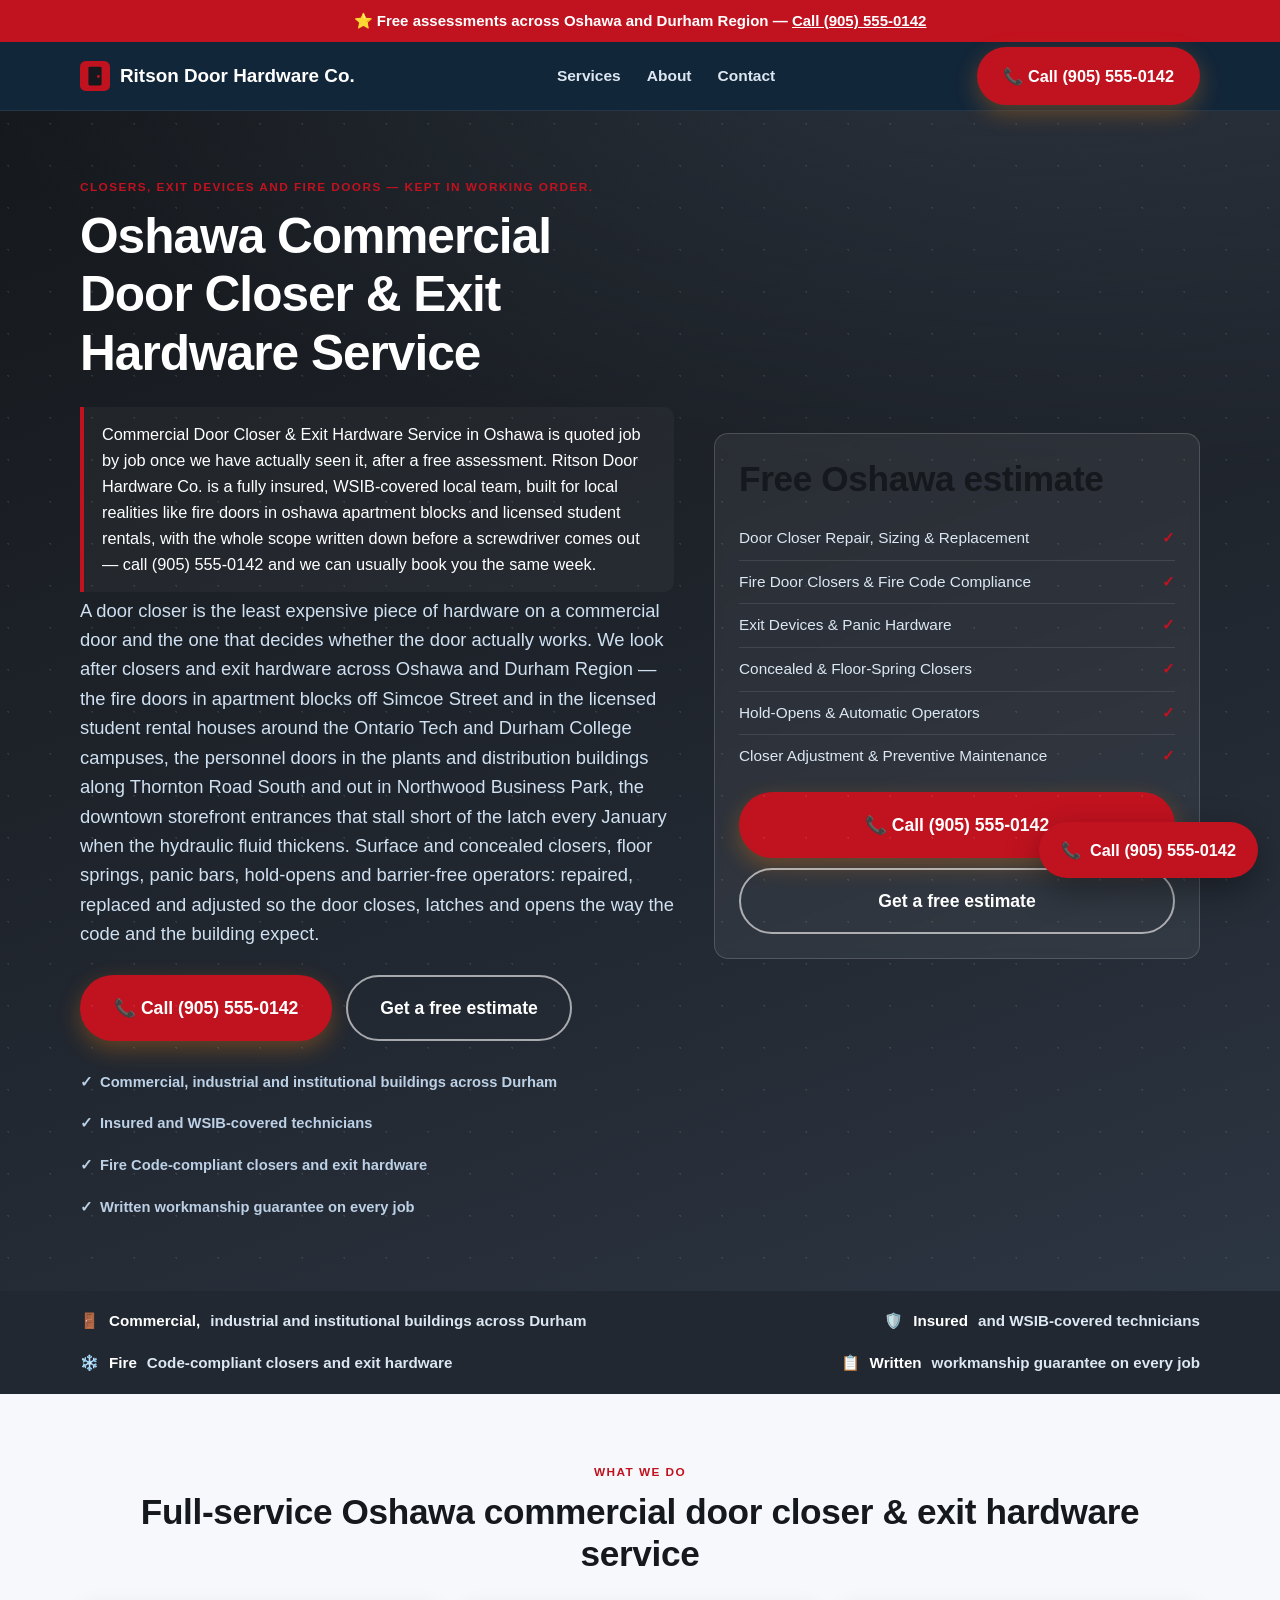
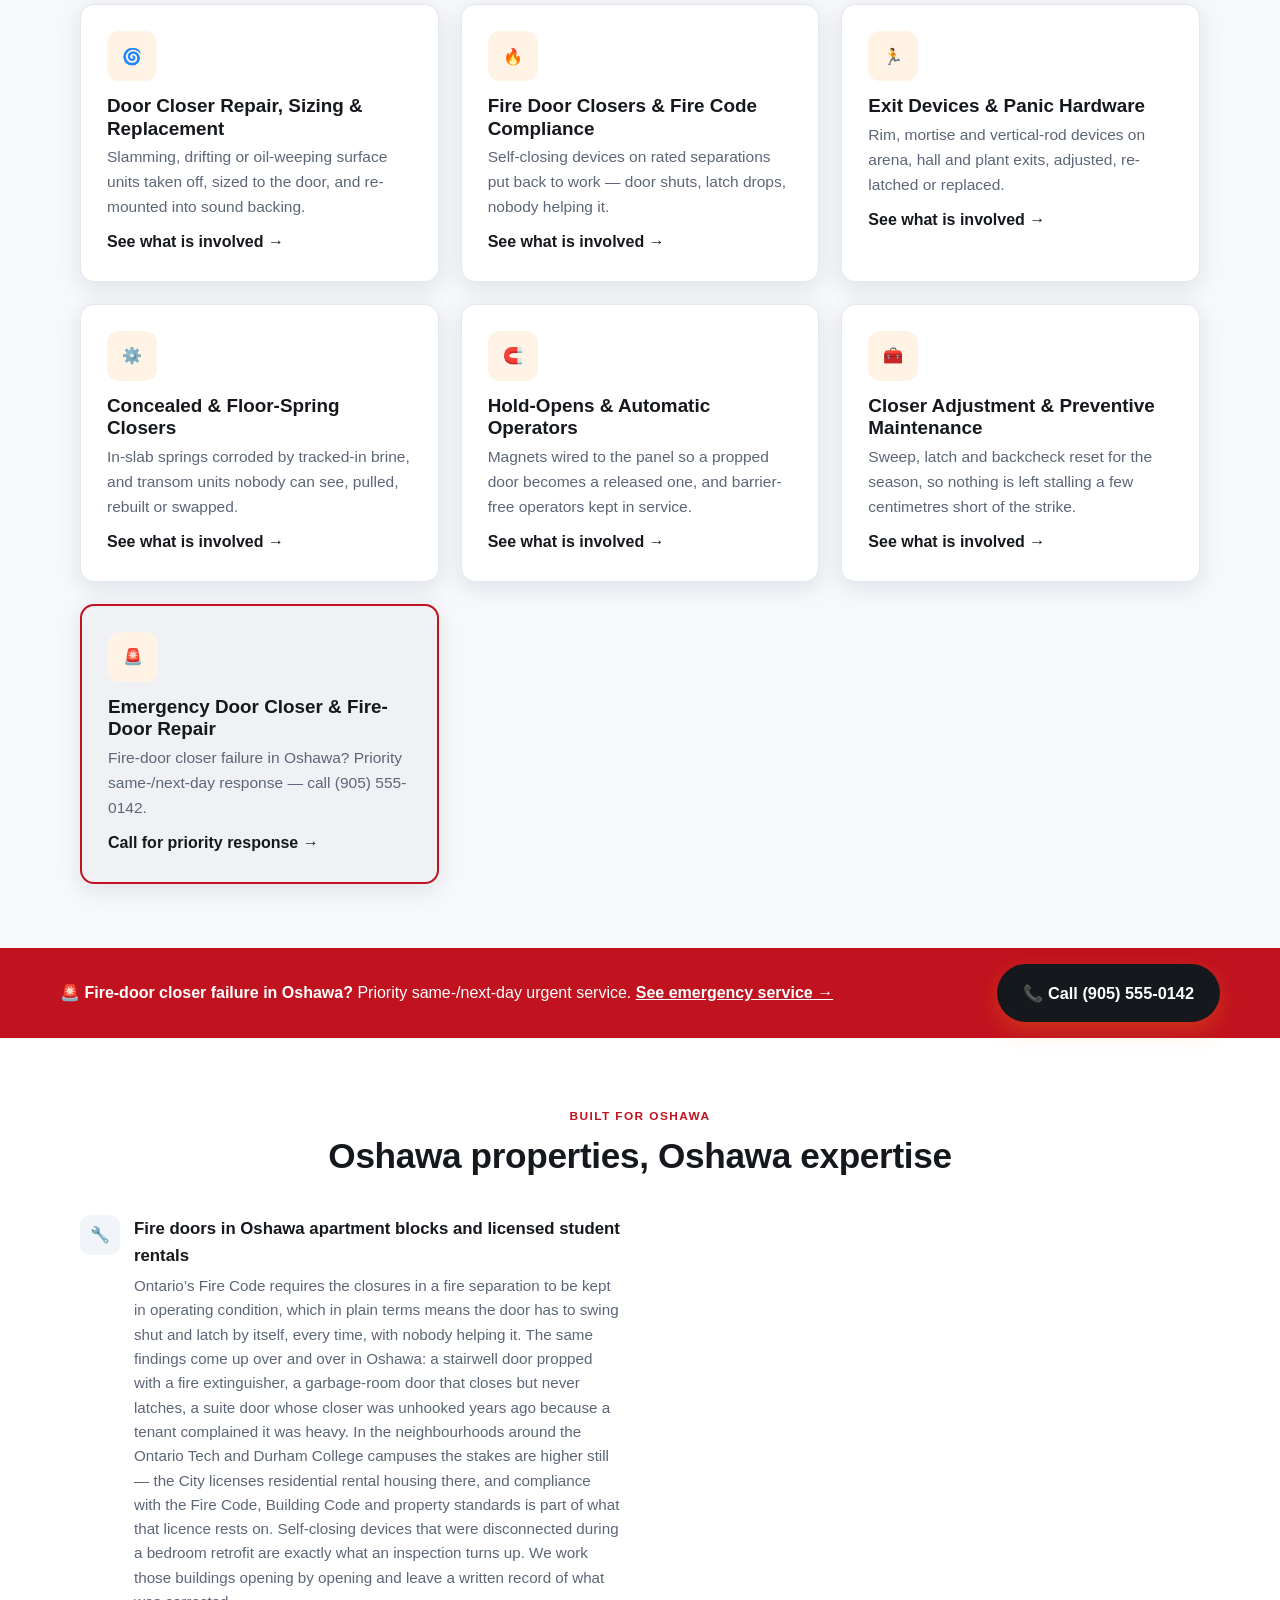
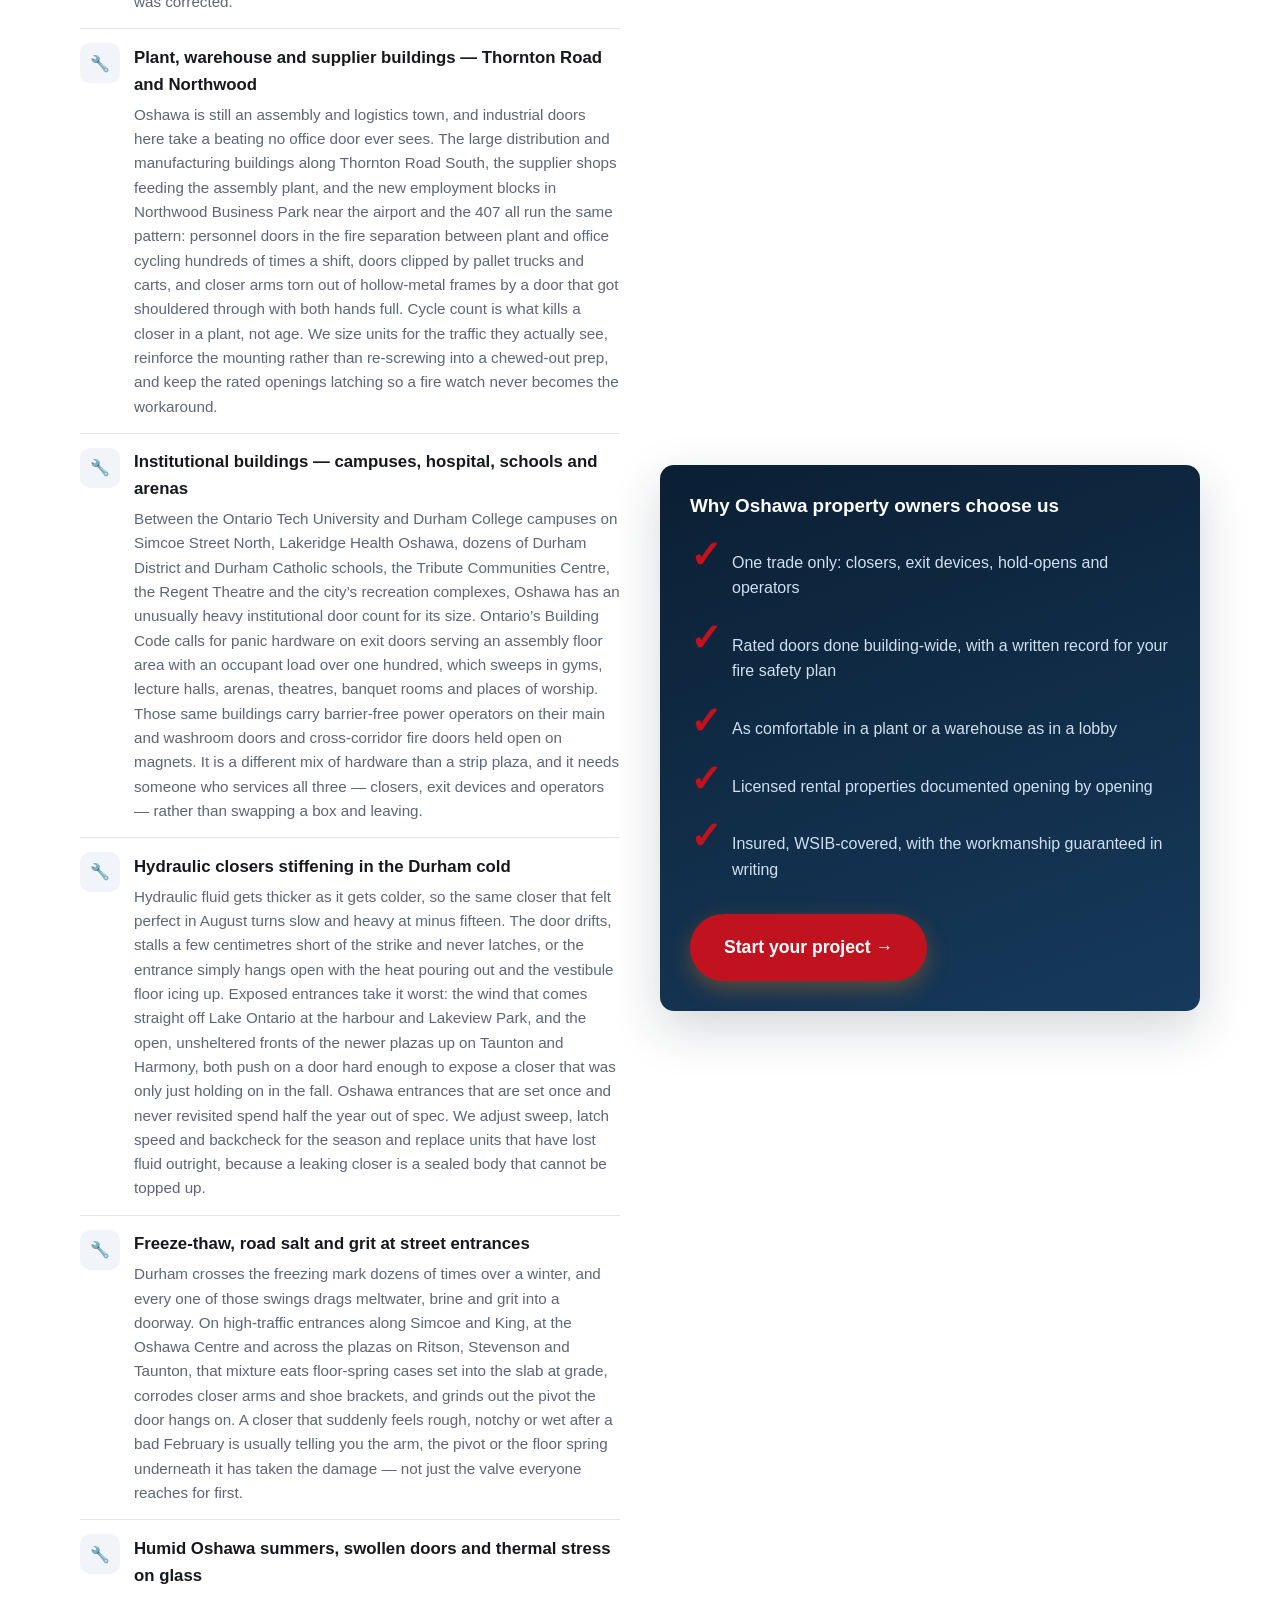
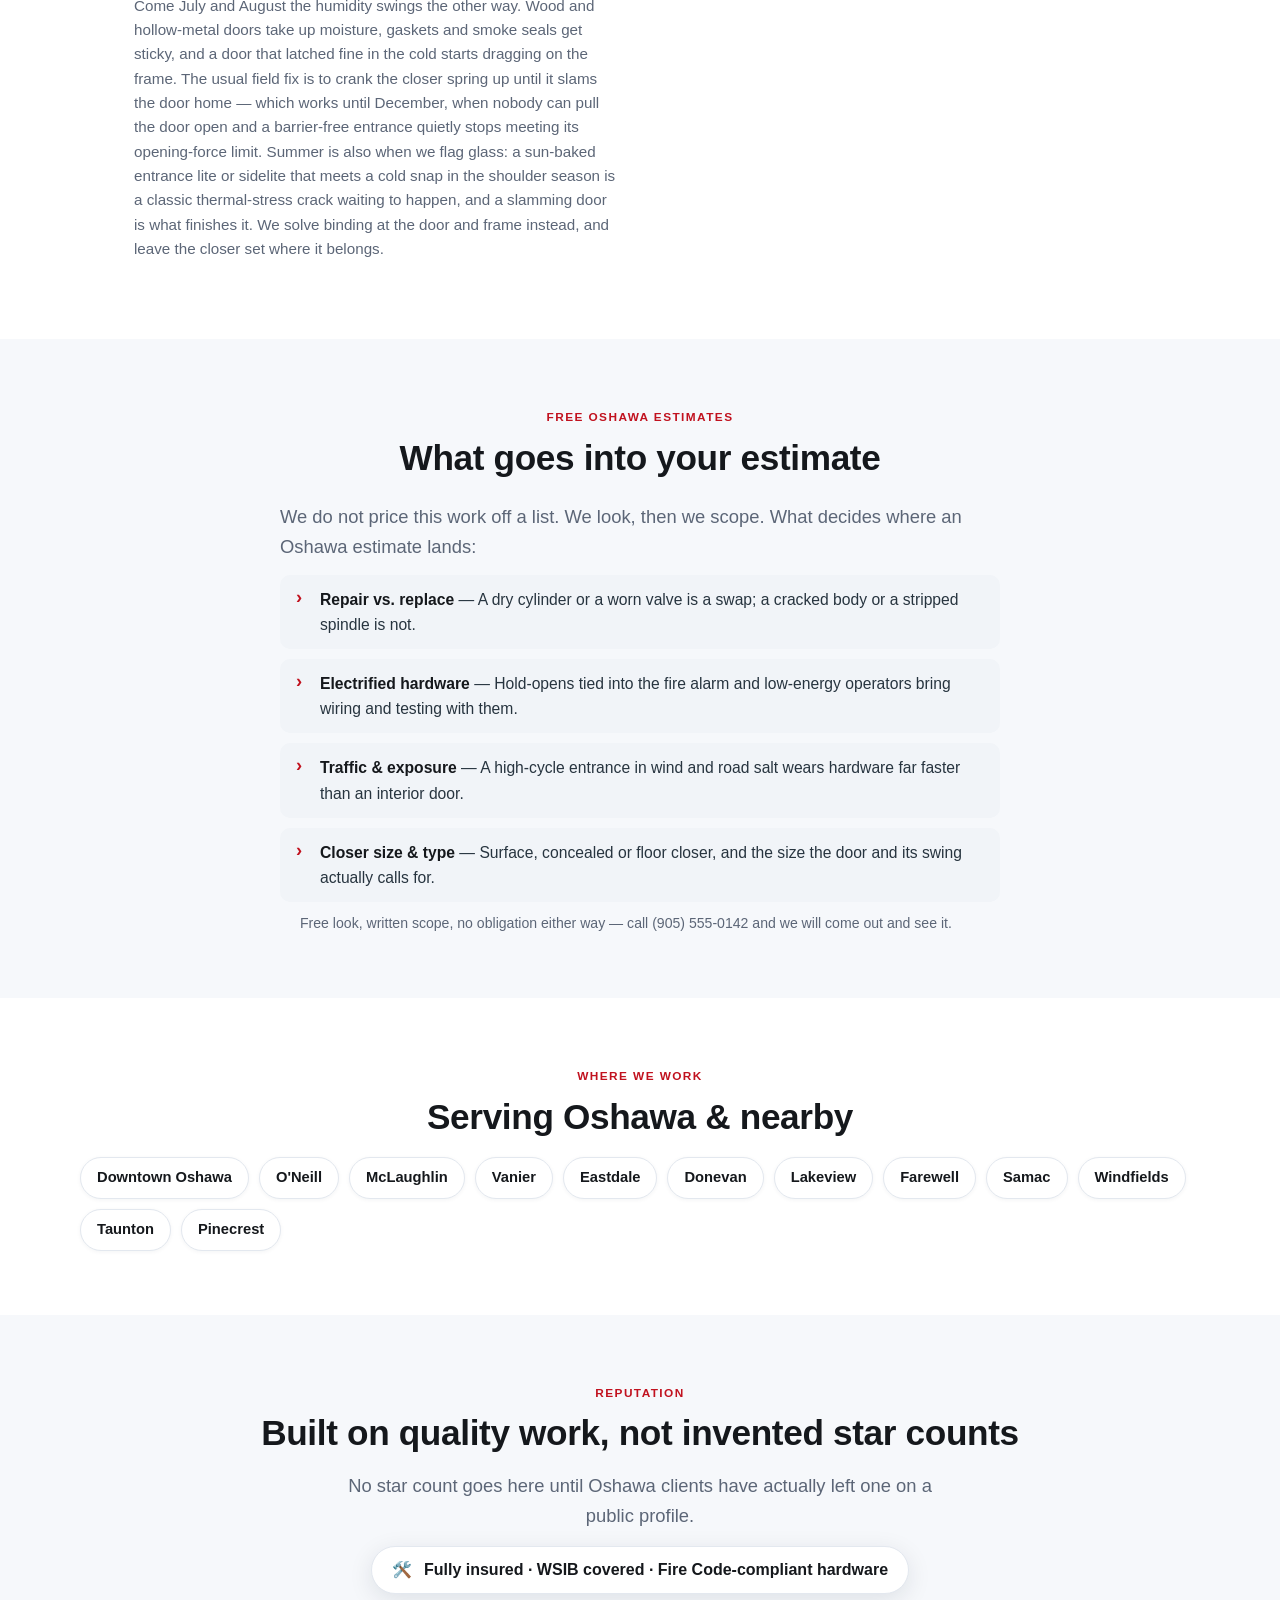
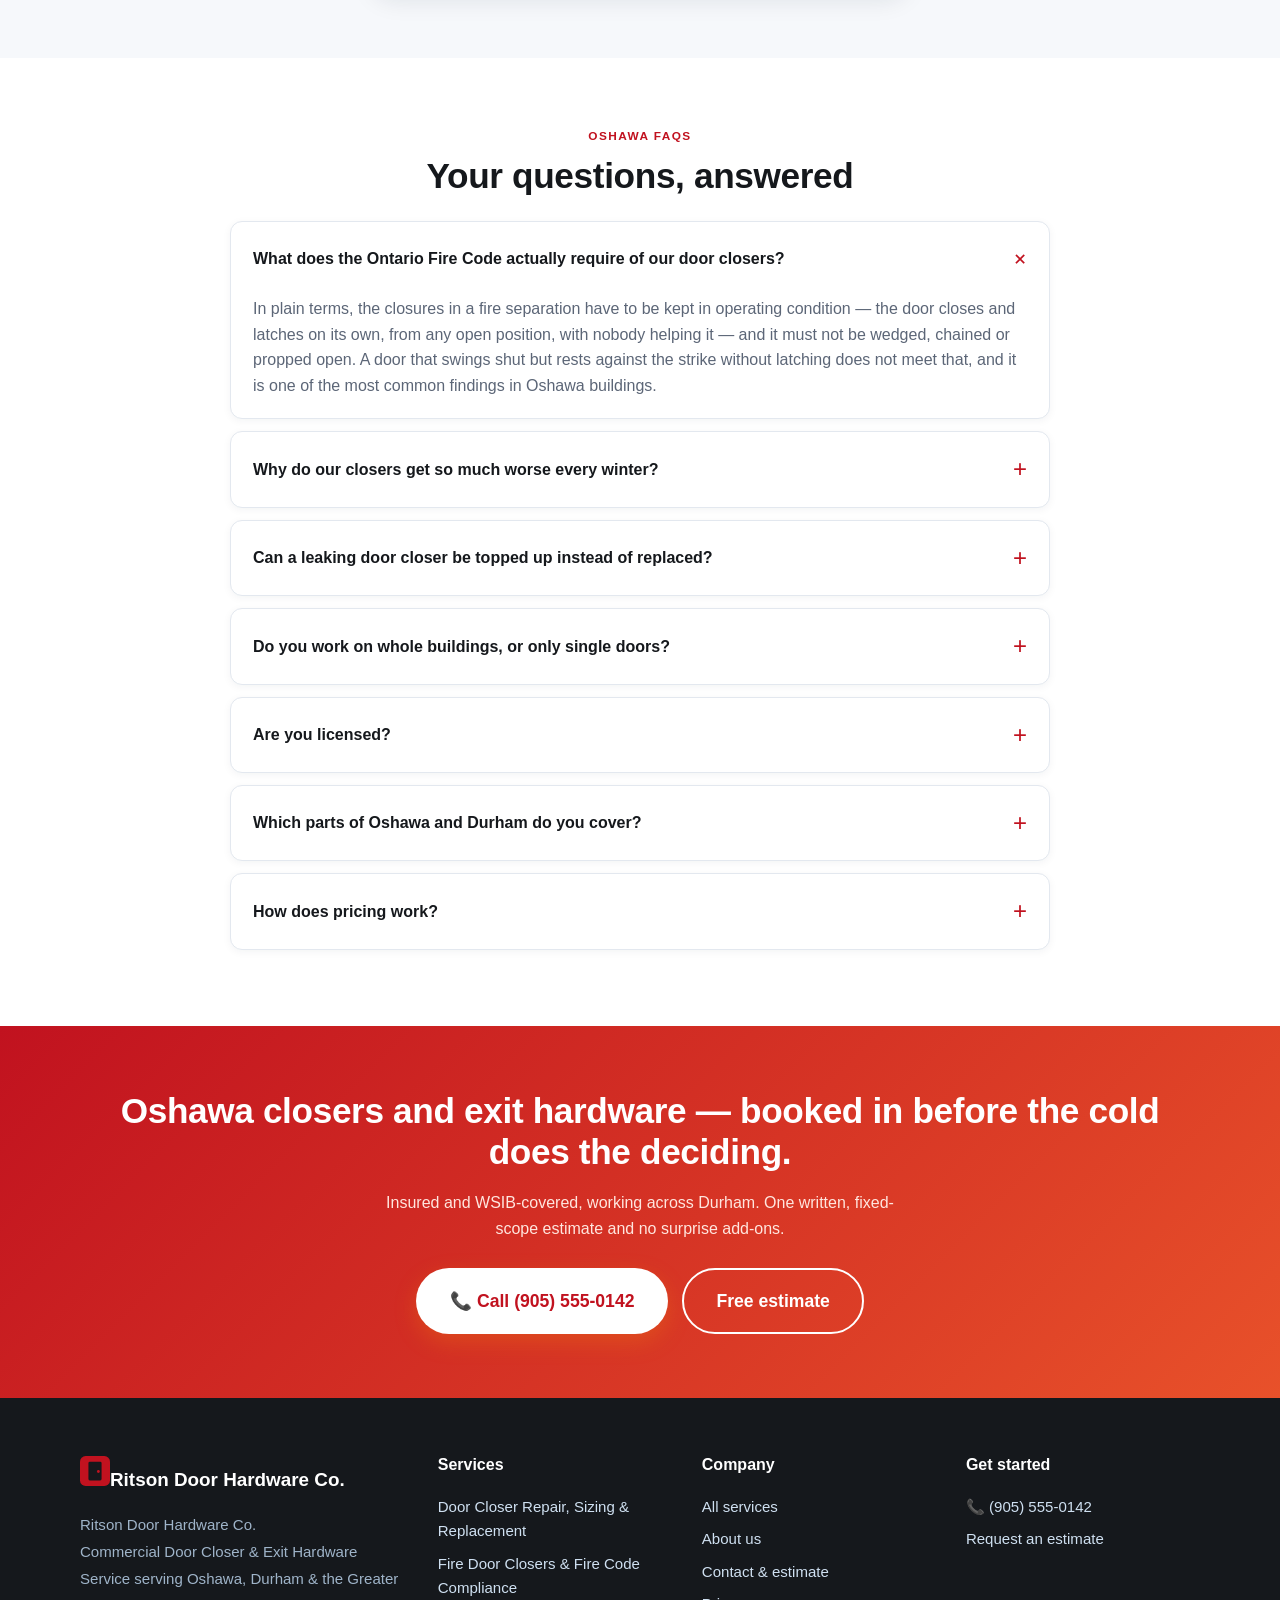
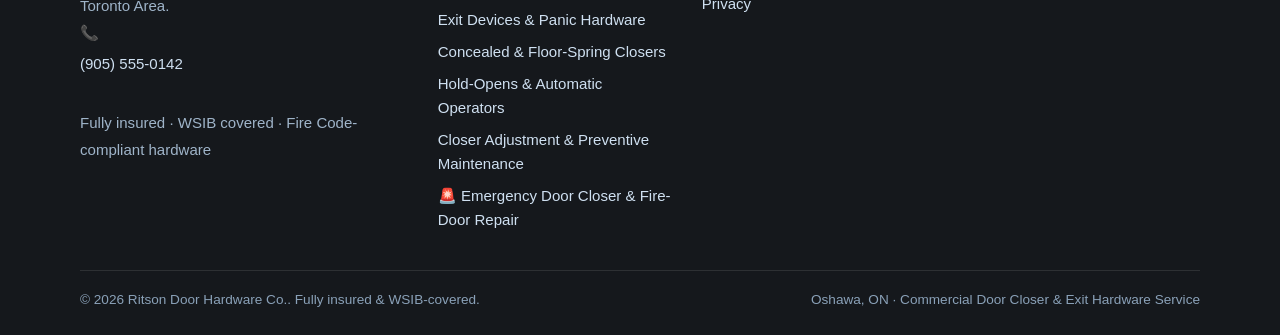
<file: index.html>
<!DOCTYPE html><html lang="en-CA"><head>
<meta charset="utf-8"><meta name="viewport" content="width=device-width, initial-scale=1, viewport-fit=cover">
<title>Oshawa Commercial Door Closer &amp; Exit Hardware Service</title><meta name="description" content="Oshawa commercial door closer and exit hardware service — surface, concealed and fire door closers, panic bars, hold-opens. Free estimate: (905) 555-0142.">
<link rel="canonical" href="https://www.oshawadoorcloser.com/"><link rel="alternate" hreflang="en-CA" href="https://www.oshawadoorcloser.com/"><link rel="alternate" hreflang="x-default" href="https://www.oshawadoorcloser.com/">
<meta name="robots" content="index,follow,max-image-preview:large"><meta name="theme-color" content="#15181c">
<meta name="geo.region" content="CA-ON"><meta name="geo.placename" content="Oshawa"><meta name="geo.position" content="43.8971;-78.8658"><meta name="ICBM" content="43.8971, -78.8658">
<meta property="og:type" content="website"><meta property="og:site_name" content="Ritson Door Hardware Co."><meta property="og:title" content="Oshawa Commercial Door Closer &amp; Exit Hardware Service"><meta property="og:description" content="Oshawa commercial door closer and exit hardware service — surface, concealed and fire door closers, panic bars, hold-opens. Free estimate: (905) 555-0142."><meta property="og:url" content="https://www.oshawadoorcloser.com/">
<meta property="og:image" content="https://www.oshawadoorcloser.com/assets/og.png"><meta property="og:image:type" content="image/png"><meta property="og:image:width" content="1200"><meta property="og:image:height" content="630"><meta property="og:image:alt" content="Ritson Door Hardware Co. — Commercial Door Closer &amp; Exit Hardware Service in Oshawa, ON"><meta property="og:locale" content="en_CA">
<meta name="twitter:card" content="summary_large_image"><meta name="twitter:title" content="Oshawa Commercial Door Closer &amp; Exit Hardware Service"><meta name="twitter:description" content="Oshawa commercial door closer and exit hardware service — surface, concealed and fire door closers, panic bars, hold-opens. Free estimate: (905) 555-0142."><meta name="twitter:image" content="https://www.oshawadoorcloser.com/assets/og.png">
<link rel="icon" href="/assets/favicon.svg" type="image/svg+xml"><link rel="icon" href="/favicon.ico" sizes="32x32"><link rel="apple-touch-icon" href="/assets/apple-touch-icon.png">
<link rel="preload" href="/css/styles.css" as="style"><link rel="stylesheet" href="/css/styles.css">
<script type="application/ld+json">{"@context":"https://schema.org","@graph":[{"@type":"Organization","@id":"https://www.oshawadoorcloser.com/#org","name":"Ritson Door Hardware Co.","url":"https://www.oshawadoorcloser.com/","logo":"https://www.oshawadoorcloser.com/assets/og.png","areaServed":{"@type":"City","name":"Oshawa"},"sameAs":["https://www.oshawadoorcloser.com/"]},{"@type":"WebSite","@id":"https://www.oshawadoorcloser.com/#website","url":"https://www.oshawadoorcloser.com/","name":"Ritson Door Hardware Co.","publisher":{"@id":"https://www.oshawadoorcloser.com/#org"},"inLanguage":"en-CA"},{"@type":["HomeAndConstructionBusiness","LocalBusiness"],"@id":"https://www.oshawadoorcloser.com/#business","name":"Ritson Door Hardware Co.","image":"https://www.oshawadoorcloser.com/assets/og.png","url":"https://www.oshawadoorcloser.com/","telephone":"+19055550142","paymentAccepted":"Cash, Cheque, Credit Card, Interac e-Transfer","parentOrganization":{"@id":"https://www.oshawadoorcloser.com/#org"},"brand":{"@id":"https://www.oshawadoorcloser.com/#org"},"description":"Commercial Door Closer & Exit Hardware Service in Oshawa, ON — Fully insured, WSIB covered, Fire Code-compliant hardware. Priority same-day/next-day urgent response.","address":{"@type":"PostalAddress","addressLocality":"Oshawa","addressRegion":"ON","addressCountry":"CA"},"geo":{"@type":"GeoCoordinates","latitude":43.8971,"longitude":-78.8658},"areaServed":[{"@type":"City","name":"Oshawa"},{"@type":"GeoShape","circle":"43.8971 -78.8658 20000"}],"sameAs":["https://www.oshawadoorcloser.com/"],"hasMap":"https://www.google.com/maps?q=Oshawa%2C%20ON%2C%20Canada","openingHoursSpecification":[{"@type":"OpeningHoursSpecification","dayOfWeek":["Monday","Tuesday","Wednesday","Thursday","Friday"],"opens":"07:00","closes":"18:00"},{"@type":"OpeningHoursSpecification","dayOfWeek":["Saturday"],"opens":"08:00","closes":"15:00"}],"knowsAbout":["commercial door closer & exit hardware service","door closer repair and replacement","fire door self-closing devices","exit and panic hardware","Ontario Fire Code door maintenance","cold-weather closer adjustment","door closer repair, sizing & replacement","fire door closers & fire code compliance","exit devices & panic hardware","concealed & floor-spring closers","hold-opens & automatic operators","closer adjustment & preventive maintenance","Oshawa, ON service area"],"hasOfferCatalog":{"@type":"OfferCatalog","name":"Commercial Door Closer & Exit Hardware Service in Oshawa, ON","itemListElement":[{"@type":"Offer","itemOffered":{"@type":"Service","name":"Door Closer Repair, Sizing & Replacement (Oshawa)","areaServed":{"@type":"City","name":"Oshawa"}}},{"@type":"Offer","itemOffered":{"@type":"Service","name":"Fire Door Closers & Fire Code Compliance (Oshawa)","areaServed":{"@type":"City","name":"Oshawa"}}},{"@type":"Offer","itemOffered":{"@type":"Service","name":"Exit Devices & Panic Hardware (Oshawa)","areaServed":{"@type":"City","name":"Oshawa"}}},{"@type":"Offer","itemOffered":{"@type":"Service","name":"Concealed & Floor-Spring Closers (Oshawa)","areaServed":{"@type":"City","name":"Oshawa"}}},{"@type":"Offer","itemOffered":{"@type":"Service","name":"Hold-Opens & Automatic Operators (Oshawa)","areaServed":{"@type":"City","name":"Oshawa"}}},{"@type":"Offer","itemOffered":{"@type":"Service","name":"Closer Adjustment & Preventive Maintenance (Oshawa)","areaServed":{"@type":"City","name":"Oshawa"}}}]}},{"@type":"BreadcrumbList","itemListElement":[{"@type":"ListItem","position":1,"name":"Home","item":"https://www.oshawadoorcloser.com/"}]},{"@type":"FAQPage","mainEntity":[{"@type":"Question","name":"What does the Ontario Fire Code actually require of our door closers?","acceptedAnswer":{"@type":"Answer","text":"In plain terms, the closures in a fire separation have to be kept in operating condition — the door closes and latches on its own, from any open position, with nobody helping it — and it must not be wedged, chained or propped open. A door that swings shut but rests against the strike without latching does not meet that, and it is one of the most common findings in Oshawa buildings."}},{"@type":"Question","name":"Why do our closers get so much worse every winter?","acceptedAnswer":{"@type":"Answer","text":"Hydraulic fluid thickens as it cools, so the same closer that felt right in August moves slowly at minus fifteen and often stops short of the latch. Exposed Durham entrances add wind loading on top of that. Both are normal, and both are corrected with seasonal adjustment rather than a heavier spring nobody can pull against."}},{"@type":"Question","name":"Can a leaking door closer be topped up instead of replaced?","acceptedAnswer":{"@type":"Answer","text":"No. The body is sealed and has no fill port, so once the fluid has gone the unit is finished. A leaking closer either slams hard enough to damage the door and frame or stalls short of the latch, and on a rated door that second failure is a compliance problem for as long as it lasts."}},{"@type":"Question","name":"Do you work on whole buildings, or only single doors?","acceptedAnswer":{"@type":"Answer","text":"Both, but building-wide is where we do our best work. Apartment blocks, schools, campus buildings, plants, plazas and office floors get far more out of one scheduled pass over every opening than out of a string of separate call-outs, and you get a written list of what was adjusted and what still needs parts."}},{"@type":"Question","name":"Are you licensed?","acceptedAnswer":{"@type":"Answer","text":"Ontario has no provincial trade licence for door hardware, so there is no number for anyone in this trade to hold — including whoever is quoting against us. What we can put in front of you is real: a liability insurance certificate, WSIB clearance, and a written workmanship guarantee on everything we install and adjust."}},{"@type":"Question","name":"Which parts of Oshawa and Durham do you cover?","acceptedAnswer":{"@type":"Answer","text":"All of Oshawa — downtown and the Central and O'Neill blocks, McLaughlin and Vanier, Eastdale and Donevan, Lakeview and Farewell down by the harbour, and Samac, Windfields, Taunton and Pinecrest in the north end — plus Whitby, Ajax, Pickering, Courtice, Bowmanville and the rest of the Greater Toronto Area. Call and we will confirm scheduling for your address."}},{"@type":"Question","name":"How does pricing work?","acceptedAnswer":{"@type":"Answer","text":"Every job starts with a free, no-obligation look, then one written estimate with the scope fixed. The number we quote is the number you pay. When a closer only needs adjusting we say so instead of selling you hardware, and on a building-wide job we set the scope out door by door so you can see exactly what you are approving."}}]}]}</script>
</head><body><a class="skip" href="#main" style="position:absolute;left:-999px">Skip to content</a>
<div class="callstrip">⭐ Free assessments across Oshawa and Durham Region — <a href="tel:+19055550142">Call (905) 555-0142</a></div>
<header class="site"><div class="wrap nav"><a class="brand" href="/" aria-label="Ritson Door Hardware Co. home"><svg width="30" height="30" viewBox="0 0 32 32" fill="none" aria-hidden="true"><rect width="32" height="32" rx="6" fill="#c1121f"/><rect x="9" y="6" width="14" height="20" rx="1.5" fill="#15181c"/><circle cx="19.6" cy="16.5" r="1.5" fill="#c1121f"/></svg>Ritson Door Hardware Co.</a>
<nav class="nav-links" id="nav" aria-label="Main"><a href="/services/">Services</a><a href="/about/">About</a><a href="/contact/">Contact</a></nav>
<div class="nav-cta"><a class="btn btn-call" href="tel:+19055550142">📞 Call (905) 555-0142</a><button class="menu-btn" aria-label="Open menu" aria-expanded="false" aria-controls="nav"><span aria-hidden="true">☰</span></button></div>
</div></header><main id="main"><section class="hero"><div class="wrap"><div>
<span class="eyebrow">Closers, exit devices and fire doors — kept in working order.</span>
<h1>Oshawa Commercial Door Closer &amp; Exit Hardware Service</h1><p class="answer-capsule" data-answer>Commercial Door Closer &amp; Exit Hardware Service in Oshawa is quoted job by job once we have actually seen it, after a free assessment. Ritson Door Hardware Co. is a fully insured, WSIB-covered local team, built for local realities like fire doors in oshawa apartment blocks and licensed student rentals, with the whole scope written down before a screwdriver comes out — call (905) 555-0142 and we can usually book you the same week.</p><p class="lead">A door closer is the least expensive piece of hardware on a commercial door and the one that decides whether the door actually works. We look after closers and exit hardware across Oshawa and Durham Region — the fire doors in apartment blocks off Simcoe Street and in the licensed student rental houses around the Ontario Tech and Durham College campuses, the personnel doors in the plants and distribution buildings along Thornton Road South and out in Northwood Business Park, the downtown storefront entrances that stall short of the latch every January when the hydraulic fluid thickens. Surface and concealed closers, floor springs, panic bars, hold-opens and barrier-free operators: repaired, replaced and adjusted so the door closes, latches and opens the way the code and the building expect.</p>
<div class="hero-cta"><a class="btn btn-call btn-lg" href="tel:+19055550142">📞 Call (905) 555-0142</a><a class="btn btn-ghost btn-lg" href="/contact/" data-book>Get a free estimate</a></div>
<div class="hero-trust"><span><span aria-hidden="true">✓</span> Commercial, industrial and institutional buildings across Durham</span><span><span aria-hidden="true">✓</span> Insured and WSIB-covered technicians</span><span><span aria-hidden="true">✓</span> Fire Code-compliant closers and exit hardware</span><span><span aria-hidden="true">✓</span> Written workmanship guarantee on every job</span></div>
</div><aside class="hero-card" aria-label="Free estimate"><h2>Free Oshawa estimate</h2><ul><li><span>Door Closer Repair, Sizing &amp; Replacement</span><span class="price" aria-hidden="true">✓</span></li><li><span>Fire Door Closers &amp; Fire Code Compliance</span><span class="price" aria-hidden="true">✓</span></li><li><span>Exit Devices &amp; Panic Hardware</span><span class="price" aria-hidden="true">✓</span></li><li><span>Concealed &amp; Floor-Spring Closers</span><span class="price" aria-hidden="true">✓</span></li><li><span>Hold-Opens &amp; Automatic Operators</span><span class="price" aria-hidden="true">✓</span></li><li><span>Closer Adjustment &amp; Preventive Maintenance</span><span class="price" aria-hidden="true">✓</span></li></ul><a class="btn btn-call btn-lg" href="tel:+19055550142" style="margin-top:14px;width:100%;justify-content:center">📞 Call (905) 555-0142</a><a class="btn btn-ghost btn-lg" href="/contact/" data-book style="margin-top:10px;width:100%;justify-content:center">Get a free estimate</a></aside></div></section>
<div class="strip"><div class="wrap"><div class="item"><span aria-hidden="true">🚪</span> <b>Commercial,</b> industrial and institutional buildings across Durham</div><div class="item"><span aria-hidden="true">🛡️</span> <b>Insured</b> and WSIB-covered technicians</div><div class="item"><span aria-hidden="true">❄️</span> <b>Fire</b> Code-compliant closers and exit hardware</div><div class="item"><span aria-hidden="true">📋</span> <b>Written</b> workmanship guarantee on every job</div></div></div>
<section class="section" id="services"><div class="wrap center"><span class="eyebrow">What we do</span><h2>Full-service Oshawa commercial door closer &amp; exit hardware service</h2></div>
<div class="wrap" style="margin-top:30px"><div class="grid cols-3"><a class="card" href="/services/door-closer-repair/" style="text-decoration:none"><div class="ico" aria-hidden="true">🌀</div><h3>Door Closer Repair, Sizing &amp; Replacement</h3><p>Slamming, drifting or oil-weeping surface units taken off, sized to the door, and re-mounted into sound backing.</p><div class="from">See what is involved →</div></a><a class="card" href="/services/fire-door-closers/" style="text-decoration:none"><div class="ico" aria-hidden="true">🔥</div><h3>Fire Door Closers &amp; Fire Code Compliance</h3><p>Self-closing devices on rated separations put back to work — door shuts, latch drops, nobody helping it.</p><div class="from">See what is involved →</div></a><a class="card" href="/services/exit-devices-panic-hardware/" style="text-decoration:none"><div class="ico" aria-hidden="true">🏃</div><h3>Exit Devices &amp; Panic Hardware</h3><p>Rim, mortise and vertical-rod devices on arena, hall and plant exits, adjusted, re-latched or replaced.</p><div class="from">See what is involved →</div></a><a class="card" href="/services/concealed-floor-spring-closers/" style="text-decoration:none"><div class="ico" aria-hidden="true">⚙️</div><h3>Concealed &amp; Floor-Spring Closers</h3><p>In-slab springs corroded by tracked-in brine, and transom units nobody can see, pulled, rebuilt or swapped.</p><div class="from">See what is involved →</div></a><a class="card" href="/services/hold-opens-automatic-operators/" style="text-decoration:none"><div class="ico" aria-hidden="true">🧲</div><h3>Hold-Opens &amp; Automatic Operators</h3><p>Magnets wired to the panel so a propped door becomes a released one, and barrier-free operators kept in service.</p><div class="from">See what is involved →</div></a><a class="card" href="/services/closer-adjustment-maintenance/" style="text-decoration:none"><div class="ico" aria-hidden="true">🧰</div><h3>Closer Adjustment &amp; Preventive Maintenance</h3><p>Sweep, latch and backcheck reset for the season, so nothing is left stalling a few centimetres short of the strike.</p><div class="from">See what is involved →</div></a><a class="card card-emg" href="/services/emergency-door-closer-repair/" style="text-decoration:none"><div class="ico" aria-hidden="true">🚨</div><h3>Emergency Door Closer &amp; Fire-Door Repair</h3><p>Fire-door closer failure in Oshawa? Priority same-/next-day response — call (905) 555-0142.</p><div class="from">Call for priority response →</div></a></div></div></section>
<section class="emg-band"><div class="wrap"><div><strong>🚨 Fire-door closer failure in Oshawa?</strong> Priority same-/next-day urgent service. <a href="/services/emergency-door-closer-repair/">See emergency service →</a></div><a class="btn btn-call" href="tel:+19055550142">📞 Call (905) 555-0142</a></div></section>
<section class="section alt"><div class="wrap center"><span class="eyebrow">Built for Oshawa</span><h2>Oshawa properties, Oshawa expertise</h2></div>
<div class="wrap split" style="margin-top:24px"><div><ul class="feature-list"><li><span class="fi" aria-hidden="true">🔧</span><div><h4>Fire doors in Oshawa apartment blocks and licensed student rentals</h4><p>Ontario’s Fire Code requires the closures in a fire separation to be kept in operating condition, which in plain terms means the door has to swing shut and latch by itself, every time, with nobody helping it. The same findings come up over and over in Oshawa: a stairwell door propped with a fire extinguisher, a garbage-room door that closes but never latches, a suite door whose closer was unhooked years ago because a tenant complained it was heavy. In the neighbourhoods around the Ontario Tech and Durham College campuses the stakes are higher still — the City licenses residential rental housing there, and compliance with the Fire Code, Building Code and property standards is part of what that licence rests on. Self-closing devices that were disconnected during a bedroom retrofit are exactly what an inspection turns up. We work those buildings opening by opening and leave a written record of what was corrected.</p></div></li><li><span class="fi" aria-hidden="true">🔧</span><div><h4>Plant, warehouse and supplier buildings — Thornton Road and Northwood</h4><p>Oshawa is still an assembly and logistics town, and industrial doors here take a beating no office door ever sees. The large distribution and manufacturing buildings along Thornton Road South, the supplier shops feeding the assembly plant, and the new employment blocks in Northwood Business Park near the airport and the 407 all run the same pattern: personnel doors in the fire separation between plant and office cycling hundreds of times a shift, doors clipped by pallet trucks and carts, and closer arms torn out of hollow-metal frames by a door that got shouldered through with both hands full. Cycle count is what kills a closer in a plant, not age. We size units for the traffic they actually see, reinforce the mounting rather than re-screwing into a chewed-out prep, and keep the rated openings latching so a fire watch never becomes the workaround.</p></div></li><li><span class="fi" aria-hidden="true">🔧</span><div><h4>Institutional buildings — campuses, hospital, schools and arenas</h4><p>Between the Ontario Tech University and Durham College campuses on Simcoe Street North, Lakeridge Health Oshawa, dozens of Durham District and Durham Catholic schools, the Tribute Communities Centre, the Regent Theatre and the city’s recreation complexes, Oshawa has an unusually heavy institutional door count for its size. Ontario’s Building Code calls for panic hardware on exit doors serving an assembly floor area with an occupant load over one hundred, which sweeps in gyms, lecture halls, arenas, theatres, banquet rooms and places of worship. Those same buildings carry barrier-free power operators on their main and washroom doors and cross-corridor fire doors held open on magnets. It is a different mix of hardware than a strip plaza, and it needs someone who services all three — closers, exit devices and operators — rather than swapping a box and leaving.</p></div></li><li><span class="fi" aria-hidden="true">🔧</span><div><h4>Hydraulic closers stiffening in the Durham cold</h4><p>Hydraulic fluid gets thicker as it gets colder, so the same closer that felt perfect in August turns slow and heavy at minus fifteen. The door drifts, stalls a few centimetres short of the strike and never latches, or the entrance simply hangs open with the heat pouring out and the vestibule floor icing up. Exposed entrances take it worst: the wind that comes straight off Lake Ontario at the harbour and Lakeview Park, and the open, unsheltered fronts of the newer plazas up on Taunton and Harmony, both push on a door hard enough to expose a closer that was only just holding on in the fall. Oshawa entrances that are set once and never revisited spend half the year out of spec. We adjust sweep, latch speed and backcheck for the season and replace units that have lost fluid outright, because a leaking closer is a sealed body that cannot be topped up.</p></div></li><li><span class="fi" aria-hidden="true">🔧</span><div><h4>Freeze-thaw, road salt and grit at street entrances</h4><p>Durham crosses the freezing mark dozens of times over a winter, and every one of those swings drags meltwater, brine and grit into a doorway. On high-traffic entrances along Simcoe and King, at the Oshawa Centre and across the plazas on Ritson, Stevenson and Taunton, that mixture eats floor-spring cases set into the slab at grade, corrodes closer arms and shoe brackets, and grinds out the pivot the door hangs on. A closer that suddenly feels rough, notchy or wet after a bad February is usually telling you the arm, the pivot or the floor spring underneath it has taken the damage — not just the valve everyone reaches for first.</p></div></li><li><span class="fi" aria-hidden="true">🔧</span><div><h4>Humid Oshawa summers, swollen doors and thermal stress on glass</h4><p>Come July and August the humidity swings the other way. Wood and hollow-metal doors take up moisture, gaskets and smoke seals get sticky, and a door that latched fine in the cold starts dragging on the frame. The usual field fix is to crank the closer spring up until it slams the door home — which works until December, when nobody can pull the door open and a barrier-free entrance quietly stops meeting its opening-force limit. Summer is also when we flag glass: a sun-baked entrance lite or sidelite that meets a cold snap in the shoulder season is a classic thermal-stress crack waiting to happen, and a slamming door is what finishes it. We solve binding at the door and frame instead, and leave the closer set where it belongs.</p></div></li></ul></div>
<div class="panel"><h3>Why Oshawa property owners choose us</h3><div class="stat"><b aria-hidden="true">✓</b><span>One trade only: closers, exit devices, hold-opens and operators</span></div><div class="stat"><b aria-hidden="true">✓</b><span>Rated doors done building-wide, with a written record for your fire safety plan</span></div><div class="stat"><b aria-hidden="true">✓</b><span>As comfortable in a plant or a warehouse as in a lobby</span></div><div class="stat"><b aria-hidden="true">✓</b><span>Licensed rental properties documented opening by opening</span></div><div class="stat"><b aria-hidden="true">✓</b><span>Insured, WSIB-covered, with the workmanship guaranteed in writing</span></div><a class="btn btn-call btn-lg" href="/contact/" data-book style="margin-top:14px">Start your project →</a></div></div></section>
<section class="section"><div class="wrap center"><span class="eyebrow">Free Oshawa estimates</span><h2>What goes into your estimate</h2></div><div class="wrap" style="margin-top:24px;max-width:760px"><p class="lead" style="max-width:70ch;margin:0 0 14px">We do not price this work off a list. We look, then we scope. What decides where an Oshawa estimate lands:</p><ul class="factors"><li><strong>Repair vs. replace</strong> — A dry cylinder or a worn valve is a swap; a cracked body or a stripped spindle is not.</li><li><strong>Electrified hardware</strong> — Hold-opens tied into the fire alarm and low-energy operators bring wiring and testing with them.</li><li><strong>Traffic &amp; exposure</strong> — A high-cycle entrance in wind and road salt wears hardware far faster than an interior door.</li><li><strong>Closer size &amp; type</strong> — Surface, concealed or floor closer, and the size the door and its swing actually calls for.</li></ul><p class="wrap price-note">Free look, written scope, no obligation either way — call (905) 555-0142 and we will come out and see it.</p></div></section>
<section class="section alt"><div class="wrap center"><span class="eyebrow">Where we work</span><h2>Serving Oshawa &amp; nearby</h2></div><div class="wrap" style="margin-top:20px"><div class="chips"><span class="chip">Downtown Oshawa</span><span class="chip">O&#39;Neill</span><span class="chip">McLaughlin</span><span class="chip">Vanier</span><span class="chip">Eastdale</span><span class="chip">Donevan</span><span class="chip">Lakeview</span><span class="chip">Farewell</span><span class="chip">Samac</span><span class="chip">Windfields</span><span class="chip">Taunton</span><span class="chip">Pinecrest</span></div></div></section>

<section class="section"><div class="wrap center"><span class="eyebrow">Reputation</span><h2>Built on quality work, not invented star counts</h2><p class="lead" style="margin:0 auto">No star count goes here until Oshawa clients have actually left one on a public profile.</p><div style="margin-top:16px"><span class="rating-badge"><span aria-hidden="true">🛠️</span> Fully insured · WSIB covered · Fire Code-compliant hardware</span></div></div></section>
<section class="section alt"><div class="wrap center"><span class="eyebrow">Oshawa FAQs</span><h2>Your questions, answered</h2></div><div class="wrap" style="margin-top:24px"><div class="faq" style="max-width:820px;margin:0 auto"><details open><summary>What does the Ontario Fire Code actually require of our door closers?</summary><p>In plain terms, the closures in a fire separation have to be kept in operating condition — the door closes and latches on its own, from any open position, with nobody helping it — and it must not be wedged, chained or propped open. A door that swings shut but rests against the strike without latching does not meet that, and it is one of the most common findings in Oshawa buildings.</p></details><details><summary>Why do our closers get so much worse every winter?</summary><p>Hydraulic fluid thickens as it cools, so the same closer that felt right in August moves slowly at minus fifteen and often stops short of the latch. Exposed Durham entrances add wind loading on top of that. Both are normal, and both are corrected with seasonal adjustment rather than a heavier spring nobody can pull against.</p></details><details><summary>Can a leaking door closer be topped up instead of replaced?</summary><p>No. The body is sealed and has no fill port, so once the fluid has gone the unit is finished. A leaking closer either slams hard enough to damage the door and frame or stalls short of the latch, and on a rated door that second failure is a compliance problem for as long as it lasts.</p></details><details><summary>Do you work on whole buildings, or only single doors?</summary><p>Both, but building-wide is where we do our best work. Apartment blocks, schools, campus buildings, plants, plazas and office floors get far more out of one scheduled pass over every opening than out of a string of separate call-outs, and you get a written list of what was adjusted and what still needs parts.</p></details><details><summary>Are you licensed?</summary><p>Ontario has no provincial trade licence for door hardware, so there is no number for anyone in this trade to hold — including whoever is quoting against us. What we can put in front of you is real: a liability insurance certificate, WSIB clearance, and a written workmanship guarantee on everything we install and adjust.</p></details><details><summary>Which parts of Oshawa and Durham do you cover?</summary><p>All of Oshawa — downtown and the Central and O&#39;Neill blocks, McLaughlin and Vanier, Eastdale and Donevan, Lakeview and Farewell down by the harbour, and Samac, Windfields, Taunton and Pinecrest in the north end — plus Whitby, Ajax, Pickering, Courtice, Bowmanville and the rest of the Greater Toronto Area. Call and we will confirm scheduling for your address.</p></details><details><summary>How does pricing work?</summary><p>Every job starts with a free, no-obligation look, then one written estimate with the scope fixed. The number we quote is the number you pay. When a closer only needs adjusting we say so instead of selling you hardware, and on a building-wide job we set the scope out door by door so you can see exactly what you are approving.</p></details></div></div></section>
<section class="section cta-band"><div class="wrap"><h2>Oshawa closers and exit hardware — booked in before the cold does the deciding.</h2><p>Insured and WSIB-covered, working across Durham. One written, fixed-scope estimate and no surprise add-ons.</p><div class="hero-cta" style="justify-content:center"><a class="btn btn-call btn-lg" href="tel:+19055550142">📞 Call (905) 555-0142</a><a class="btn btn-ghost btn-lg" href="/contact/" data-book>Free estimate</a></div></div></section></main><footer class="site"><div class="wrap"><div class="cols">
<div><a class="brand" href="/" aria-label="Ritson Door Hardware Co. home"><svg width="30" height="30" viewBox="0 0 32 32" fill="none" aria-hidden="true"><rect width="32" height="32" rx="6" fill="#c1121f"/><rect x="9" y="6" width="14" height="20" rx="1.5" fill="#15181c"/><circle cx="19.6" cy="16.5" r="1.5" fill="#c1121f"/></svg>Ritson Door Hardware Co.</a><address class="nap" style="font-style:normal">Ritson Door Hardware Co.<br>Commercial Door Closer &amp; Exit Hardware Service serving Oshawa, Durham &amp; the Greater Toronto Area.<br>📞 <a href="tel:+19055550142">(905) 555-0142</a><br>Fully insured · WSIB covered · Fire Code-compliant hardware</address></div>
<div><h4>Services</h4><a href="/services/door-closer-repair/">Door Closer Repair, Sizing &amp; Replacement</a><a href="/services/fire-door-closers/">Fire Door Closers &amp; Fire Code Compliance</a><a href="/services/exit-devices-panic-hardware/">Exit Devices &amp; Panic Hardware</a><a href="/services/concealed-floor-spring-closers/">Concealed &amp; Floor-Spring Closers</a><a href="/services/hold-opens-automatic-operators/">Hold-Opens &amp; Automatic Operators</a><a href="/services/closer-adjustment-maintenance/">Closer Adjustment &amp; Preventive Maintenance</a><a href="/services/emergency-door-closer-repair/">🚨 Emergency Door Closer &amp; Fire-Door Repair</a></div>
<div><h4>Company</h4><a href="/services/">All services</a><a href="/about/">About us</a><a href="/contact/">Contact &amp; estimate</a><a href="/privacy/">Privacy</a></div>
<div><h4>Get started</h4><a href="tel:+19055550142">📞 (905) 555-0142</a><a href="/contact/" data-book>Request an estimate</a></div>
</div><div class="legal"><span>© 2026 Ritson Door Hardware Co.. Fully insured &amp; WSIB-covered.</span><span>Oshawa, ON · Commercial Door Closer &amp; Exit Hardware Service</span></div></div></footer><a class="fab-call" href="tel:+19055550142" aria-label="Call Ritson Door Hardware Co."><span aria-hidden="true">📞</span> Call (905) 555-0142</a>
<div class="callbar"><a class="btn btn-call" href="tel:+19055550142">📞 Call now</a><a class="btn btn-dark" href="/contact/" data-book>Free estimate</a></div>
<script src="/js/main.js" defer></script></body></html>
</file>
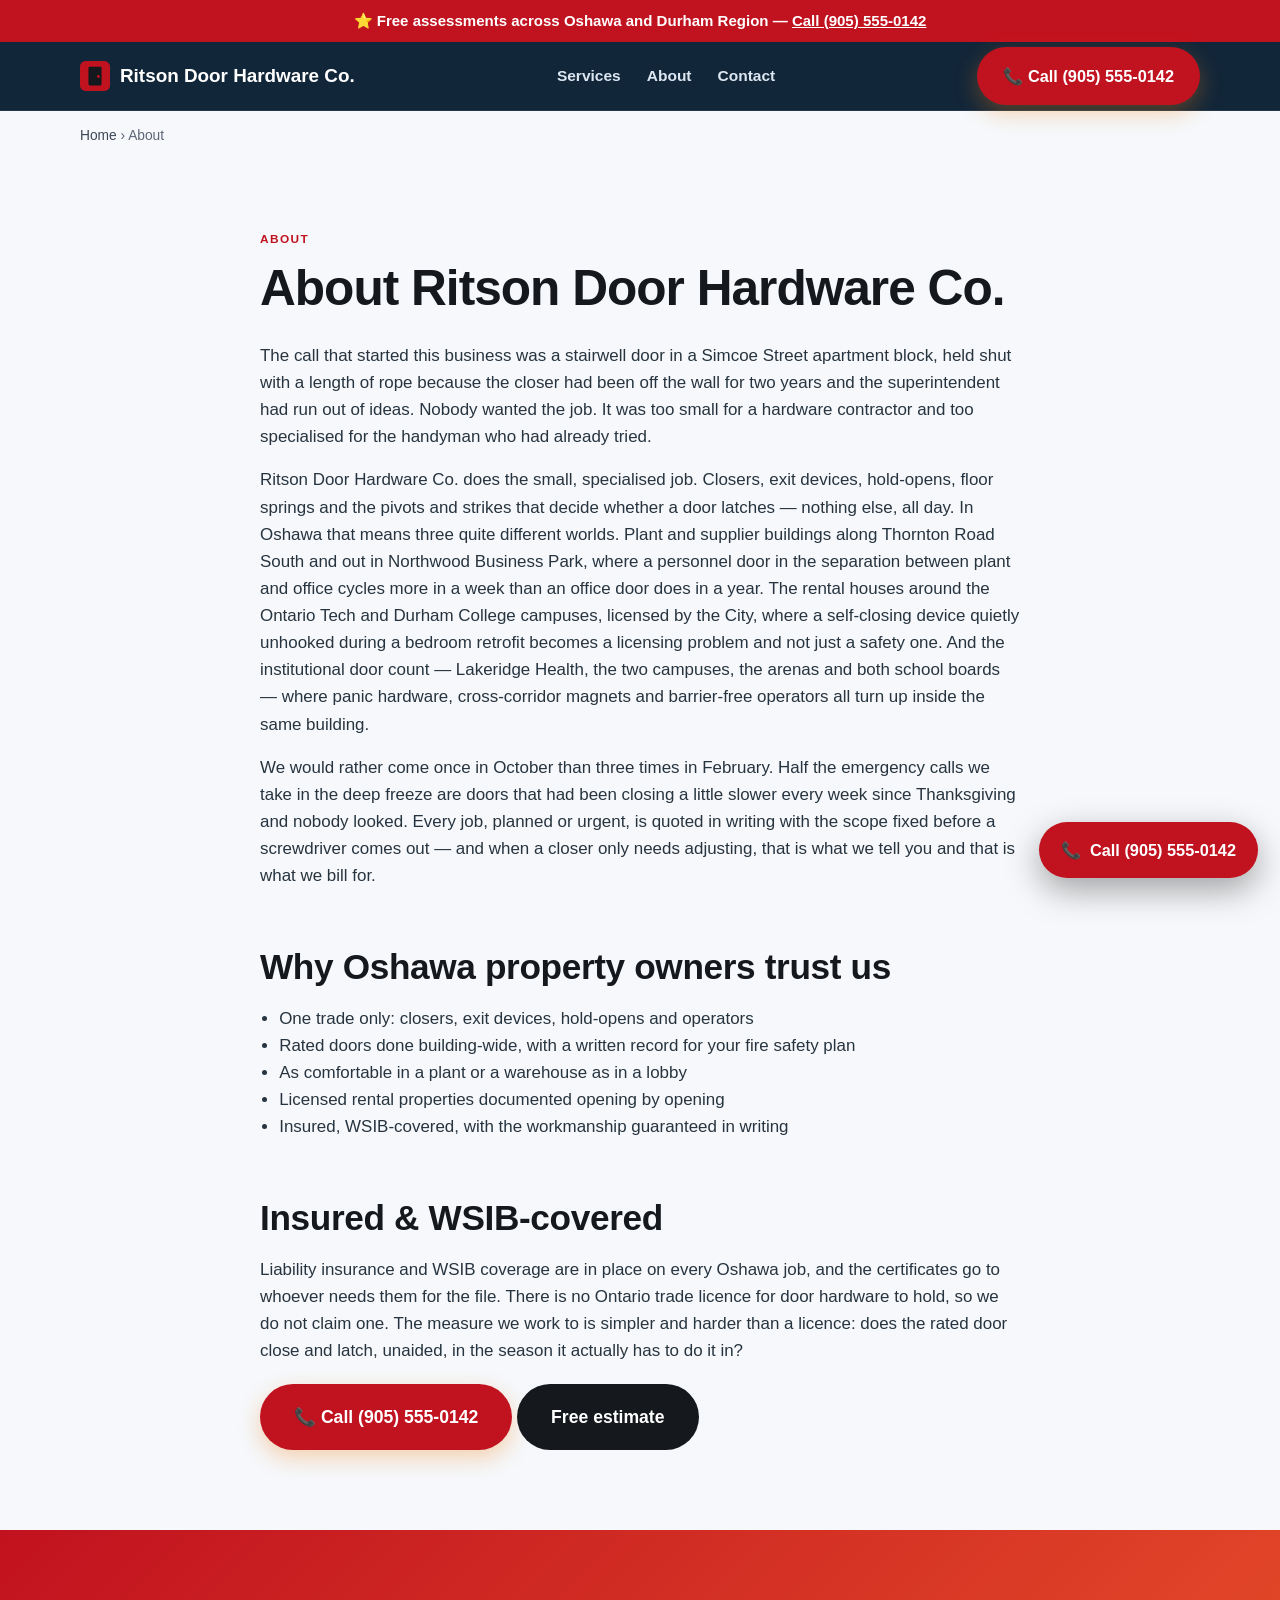
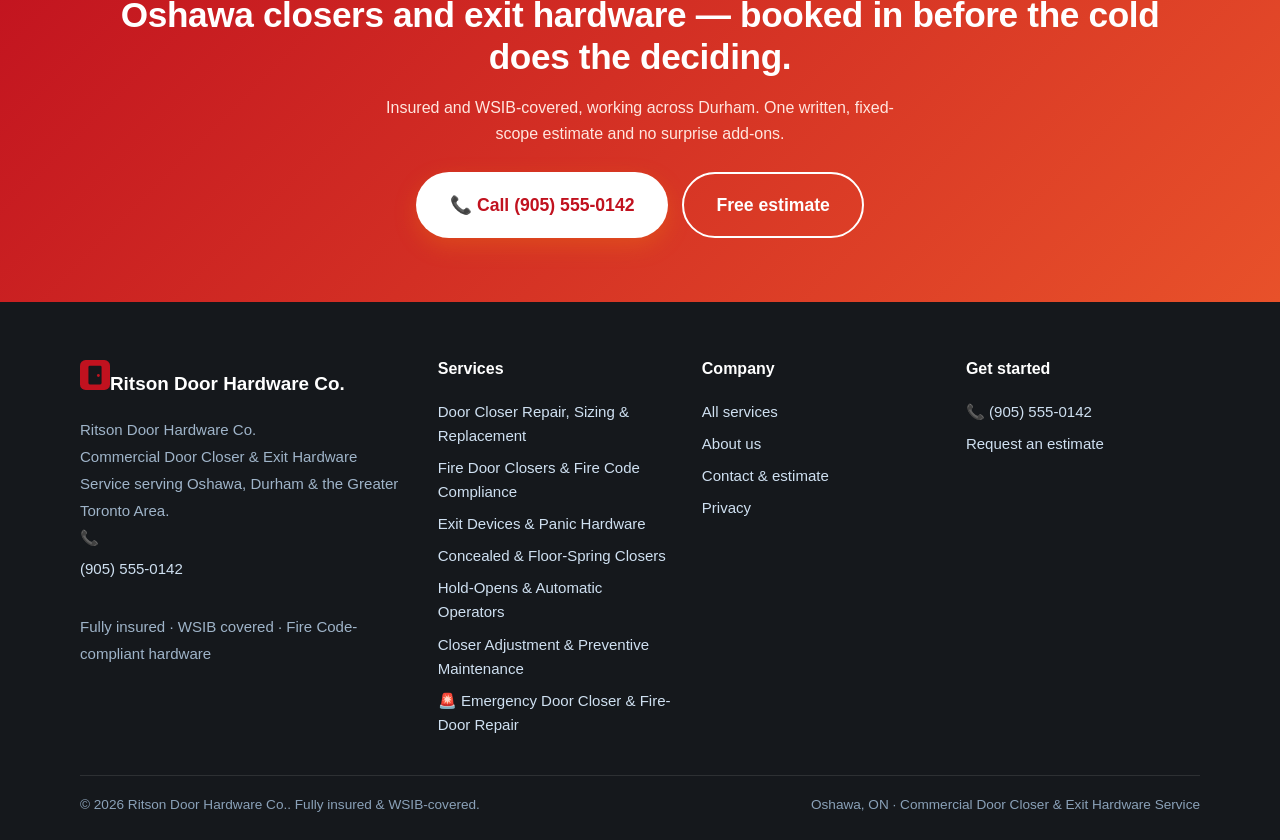
<file: about/index.html>
<!DOCTYPE html><html lang="en-CA"><head>
<meta charset="utf-8"><meta name="viewport" content="width=device-width, initial-scale=1, viewport-fit=cover">
<title>About Ritson Door Hardware Co. | Oshawa Commercial Door</title><meta name="description" content="About Ritson Door Hardware Co. — insured, WSIB-covered commercial door closer &amp; exit hardware service in Oshawa, ON. Our story, process and credentials.">
<link rel="canonical" href="https://www.oshawadoorcloser.com/about/"><link rel="alternate" hreflang="en-CA" href="https://www.oshawadoorcloser.com/about/"><link rel="alternate" hreflang="x-default" href="https://www.oshawadoorcloser.com/about/">
<meta name="robots" content="index,follow,max-image-preview:large"><meta name="theme-color" content="#15181c">
<meta name="geo.region" content="CA-ON"><meta name="geo.placename" content="Oshawa"><meta name="geo.position" content="43.8971;-78.8658"><meta name="ICBM" content="43.8971, -78.8658">
<meta property="og:type" content="website"><meta property="og:site_name" content="Ritson Door Hardware Co."><meta property="og:title" content="About Ritson Door Hardware Co. | Oshawa Commercial Door"><meta property="og:description" content="About Ritson Door Hardware Co. — insured, WSIB-covered commercial door closer &amp; exit hardware service in Oshawa, ON. Our story, process and credentials."><meta property="og:url" content="https://www.oshawadoorcloser.com/about/">
<meta property="og:image" content="https://www.oshawadoorcloser.com/assets/og.png"><meta property="og:image:type" content="image/png"><meta property="og:image:width" content="1200"><meta property="og:image:height" content="630"><meta property="og:image:alt" content="Ritson Door Hardware Co. — Commercial Door Closer &amp; Exit Hardware Service in Oshawa, ON"><meta property="og:locale" content="en_CA">
<meta name="twitter:card" content="summary_large_image"><meta name="twitter:title" content="About Ritson Door Hardware Co. | Oshawa Commercial Door"><meta name="twitter:description" content="About Ritson Door Hardware Co. — insured, WSIB-covered commercial door closer &amp; exit hardware service in Oshawa, ON. Our story, process and credentials."><meta name="twitter:image" content="https://www.oshawadoorcloser.com/assets/og.png">
<link rel="icon" href="/assets/favicon.svg" type="image/svg+xml"><link rel="icon" href="/favicon.ico" sizes="32x32"><link rel="apple-touch-icon" href="/assets/apple-touch-icon.png">
<link rel="preload" href="/css/styles.css" as="style"><link rel="stylesheet" href="/css/styles.css">
<script type="application/ld+json">{"@context":"https://schema.org","@graph":[{"@type":"WebSite","@id":"https://www.oshawadoorcloser.com/#website","url":"https://www.oshawadoorcloser.com/","name":"Ritson Door Hardware Co.","publisher":{"@id":"https://www.oshawadoorcloser.com/#org"},"inLanguage":"en-CA"},{"@type":"AboutPage","@id":"https://www.oshawadoorcloser.com/about/#page","url":"https://www.oshawadoorcloser.com/about/","name":"About Ritson Door Hardware Co.","isPartOf":{"@id":"https://www.oshawadoorcloser.com/#website"},"about":{"@id":"https://www.oshawadoorcloser.com/#org"}},{"@type":"Organization","@id":"https://www.oshawadoorcloser.com/#org","name":"Ritson Door Hardware Co.","url":"https://www.oshawadoorcloser.com/","logo":"https://www.oshawadoorcloser.com/assets/og.png","areaServed":{"@type":"City","name":"Oshawa"},"sameAs":["https://www.oshawadoorcloser.com/"]},{"@type":["HomeAndConstructionBusiness","LocalBusiness"],"@id":"https://www.oshawadoorcloser.com/#business","name":"Ritson Door Hardware Co.","image":"https://www.oshawadoorcloser.com/assets/og.png","url":"https://www.oshawadoorcloser.com/","telephone":"+19055550142","paymentAccepted":"Cash, Cheque, Credit Card, Interac e-Transfer","parentOrganization":{"@id":"https://www.oshawadoorcloser.com/#org"},"brand":{"@id":"https://www.oshawadoorcloser.com/#org"},"description":"Commercial Door Closer & Exit Hardware Service in Oshawa, ON — Fully insured, WSIB covered, Fire Code-compliant hardware. Priority same-day/next-day urgent response.","address":{"@type":"PostalAddress","addressLocality":"Oshawa","addressRegion":"ON","addressCountry":"CA"},"geo":{"@type":"GeoCoordinates","latitude":43.8971,"longitude":-78.8658},"areaServed":[{"@type":"City","name":"Oshawa"},{"@type":"GeoShape","circle":"43.8971 -78.8658 20000"}],"sameAs":["https://www.oshawadoorcloser.com/"],"hasMap":"https://www.google.com/maps?q=Oshawa%2C%20ON%2C%20Canada","openingHoursSpecification":[{"@type":"OpeningHoursSpecification","dayOfWeek":["Monday","Tuesday","Wednesday","Thursday","Friday"],"opens":"07:00","closes":"18:00"},{"@type":"OpeningHoursSpecification","dayOfWeek":["Saturday"],"opens":"08:00","closes":"15:00"}],"knowsAbout":["commercial door closer & exit hardware service","door closer repair and replacement","fire door self-closing devices","exit and panic hardware","Ontario Fire Code door maintenance","cold-weather closer adjustment","door closer repair, sizing & replacement","fire door closers & fire code compliance","exit devices & panic hardware","concealed & floor-spring closers","hold-opens & automatic operators","closer adjustment & preventive maintenance","Oshawa, ON service area"],"hasOfferCatalog":{"@type":"OfferCatalog","name":"Commercial Door Closer & Exit Hardware Service in Oshawa, ON","itemListElement":[{"@type":"Offer","itemOffered":{"@type":"Service","name":"Door Closer Repair, Sizing & Replacement (Oshawa)","areaServed":{"@type":"City","name":"Oshawa"}}},{"@type":"Offer","itemOffered":{"@type":"Service","name":"Fire Door Closers & Fire Code Compliance (Oshawa)","areaServed":{"@type":"City","name":"Oshawa"}}},{"@type":"Offer","itemOffered":{"@type":"Service","name":"Exit Devices & Panic Hardware (Oshawa)","areaServed":{"@type":"City","name":"Oshawa"}}},{"@type":"Offer","itemOffered":{"@type":"Service","name":"Concealed & Floor-Spring Closers (Oshawa)","areaServed":{"@type":"City","name":"Oshawa"}}},{"@type":"Offer","itemOffered":{"@type":"Service","name":"Hold-Opens & Automatic Operators (Oshawa)","areaServed":{"@type":"City","name":"Oshawa"}}},{"@type":"Offer","itemOffered":{"@type":"Service","name":"Closer Adjustment & Preventive Maintenance (Oshawa)","areaServed":{"@type":"City","name":"Oshawa"}}}]}},{"@type":"BreadcrumbList","itemListElement":[{"@type":"ListItem","position":1,"name":"Home","item":"https://www.oshawadoorcloser.com/"},{"@type":"ListItem","position":2,"name":"About","item":"https://www.oshawadoorcloser.com/about/"}]}]}</script>
</head><body><a class="skip" href="#main" style="position:absolute;left:-999px">Skip to content</a>
<div class="callstrip">⭐ Free assessments across Oshawa and Durham Region — <a href="tel:+19055550142">Call (905) 555-0142</a></div>
<header class="site"><div class="wrap nav"><a class="brand" href="/" aria-label="Ritson Door Hardware Co. home"><svg width="30" height="30" viewBox="0 0 32 32" fill="none" aria-hidden="true"><rect width="32" height="32" rx="6" fill="#c1121f"/><rect x="9" y="6" width="14" height="20" rx="1.5" fill="#15181c"/><circle cx="19.6" cy="16.5" r="1.5" fill="#c1121f"/></svg>Ritson Door Hardware Co.</a>
<nav class="nav-links" id="nav" aria-label="Main"><a href="/services/">Services</a><a href="/about/">About</a><a href="/contact/">Contact</a></nav>
<div class="nav-cta"><a class="btn btn-call" href="tel:+19055550142">📞 Call (905) 555-0142</a><button class="menu-btn" aria-label="Open menu" aria-expanded="false" aria-controls="nav"><span aria-hidden="true">☰</span></button></div>
</div></header><main id="main"><div class="wrap"><nav class="crumbs" aria-label="Breadcrumb"><a href="/">Home</a> › <span aria-current="page">About</span></nav></div><article class="section"><div class="article"><span class="eyebrow">About</span><h1>About Ritson Door Hardware Co.</h1><p>The call that started this business was a stairwell door in a Simcoe Street apartment block, held shut with a length of rope because the closer had been off the wall for two years and the superintendent had run out of ideas. Nobody wanted the job. It was too small for a hardware contractor and too specialised for the handyman who had already tried.</p><p>Ritson Door Hardware Co. does the small, specialised job. Closers, exit devices, hold-opens, floor springs and the pivots and strikes that decide whether a door latches — nothing else, all day. In Oshawa that means three quite different worlds. Plant and supplier buildings along Thornton Road South and out in Northwood Business Park, where a personnel door in the separation between plant and office cycles more in a week than an office door does in a year. The rental houses around the Ontario Tech and Durham College campuses, licensed by the City, where a self-closing device quietly unhooked during a bedroom retrofit becomes a licensing problem and not just a safety one. And the institutional door count — Lakeridge Health, the two campuses, the arenas and both school boards — where panic hardware, cross-corridor magnets and barrier-free operators all turn up inside the same building.</p><p>We would rather come once in October than three times in February. Half the emergency calls we take in the deep freeze are doors that had been closing a little slower every week since Thanksgiving and nobody looked. Every job, planned or urgent, is quoted in writing with the scope fixed before a screwdriver comes out — and when a closer only needs adjusting, that is what we tell you and that is what we bill for.</p><h2>Why Oshawa property owners trust us</h2><ul><li>One trade only: closers, exit devices, hold-opens and operators</li><li>Rated doors done building-wide, with a written record for your fire safety plan</li><li>As comfortable in a plant or a warehouse as in a lobby</li><li>Licensed rental properties documented opening by opening</li><li>Insured, WSIB-covered, with the workmanship guaranteed in writing</li></ul><h2>Insured &amp; WSIB-covered</h2><p>Liability insurance and WSIB coverage are in place on every Oshawa job, and the certificates go to whoever needs them for the file. There is no Ontario trade licence for door hardware to hold, so we do not claim one. The measure we work to is simpler and harder than a licence: does the rated door close and latch, unaided, in the season it actually has to do it in?</p><p style="margin-top:20px"><a class="btn btn-call btn-lg" href="tel:+19055550142">📞 Call (905) 555-0142</a> <a class="btn btn-dark btn-lg" href="/contact/" data-book>Free estimate</a></p></div></article><section class="section cta-band"><div class="wrap"><h2>Oshawa closers and exit hardware — booked in before the cold does the deciding.</h2><p>Insured and WSIB-covered, working across Durham. One written, fixed-scope estimate and no surprise add-ons.</p><div class="hero-cta" style="justify-content:center"><a class="btn btn-call btn-lg" href="tel:+19055550142">📞 Call (905) 555-0142</a><a class="btn btn-ghost btn-lg" href="/contact/" data-book>Free estimate</a></div></div></section></main><footer class="site"><div class="wrap"><div class="cols">
<div><a class="brand" href="/" aria-label="Ritson Door Hardware Co. home"><svg width="30" height="30" viewBox="0 0 32 32" fill="none" aria-hidden="true"><rect width="32" height="32" rx="6" fill="#c1121f"/><rect x="9" y="6" width="14" height="20" rx="1.5" fill="#15181c"/><circle cx="19.6" cy="16.5" r="1.5" fill="#c1121f"/></svg>Ritson Door Hardware Co.</a><address class="nap" style="font-style:normal">Ritson Door Hardware Co.<br>Commercial Door Closer &amp; Exit Hardware Service serving Oshawa, Durham &amp; the Greater Toronto Area.<br>📞 <a href="tel:+19055550142">(905) 555-0142</a><br>Fully insured · WSIB covered · Fire Code-compliant hardware</address></div>
<div><h4>Services</h4><a href="/services/door-closer-repair/">Door Closer Repair, Sizing &amp; Replacement</a><a href="/services/fire-door-closers/">Fire Door Closers &amp; Fire Code Compliance</a><a href="/services/exit-devices-panic-hardware/">Exit Devices &amp; Panic Hardware</a><a href="/services/concealed-floor-spring-closers/">Concealed &amp; Floor-Spring Closers</a><a href="/services/hold-opens-automatic-operators/">Hold-Opens &amp; Automatic Operators</a><a href="/services/closer-adjustment-maintenance/">Closer Adjustment &amp; Preventive Maintenance</a><a href="/services/emergency-door-closer-repair/">🚨 Emergency Door Closer &amp; Fire-Door Repair</a></div>
<div><h4>Company</h4><a href="/services/">All services</a><a href="/about/">About us</a><a href="/contact/">Contact &amp; estimate</a><a href="/privacy/">Privacy</a></div>
<div><h4>Get started</h4><a href="tel:+19055550142">📞 (905) 555-0142</a><a href="/contact/" data-book>Request an estimate</a></div>
</div><div class="legal"><span>© 2026 Ritson Door Hardware Co.. Fully insured &amp; WSIB-covered.</span><span>Oshawa, ON · Commercial Door Closer &amp; Exit Hardware Service</span></div></div></footer><a class="fab-call" href="tel:+19055550142" aria-label="Call Ritson Door Hardware Co."><span aria-hidden="true">📞</span> Call (905) 555-0142</a>
<div class="callbar"><a class="btn btn-call" href="tel:+19055550142">📞 Call now</a><a class="btn btn-dark" href="/contact/" data-book>Free estimate</a></div>
<script src="/js/main.js" defer></script></body></html>
</file>
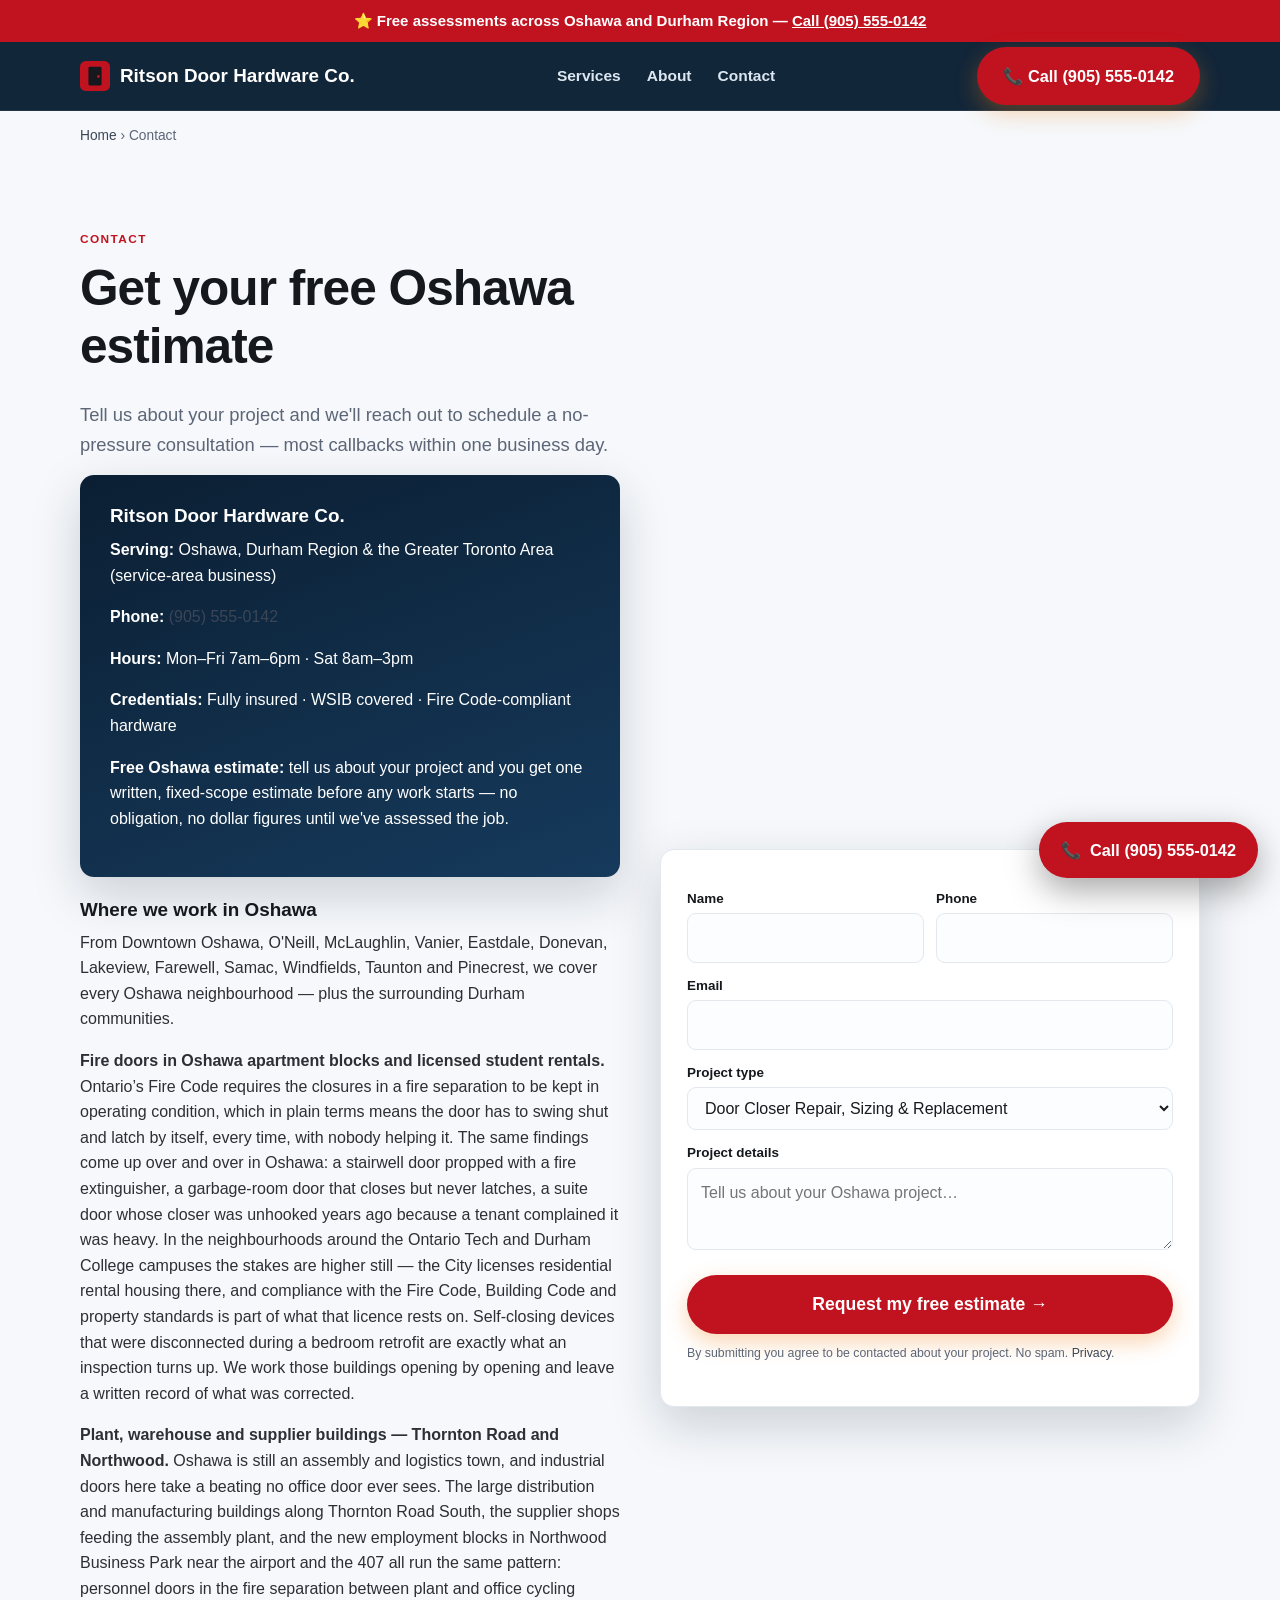
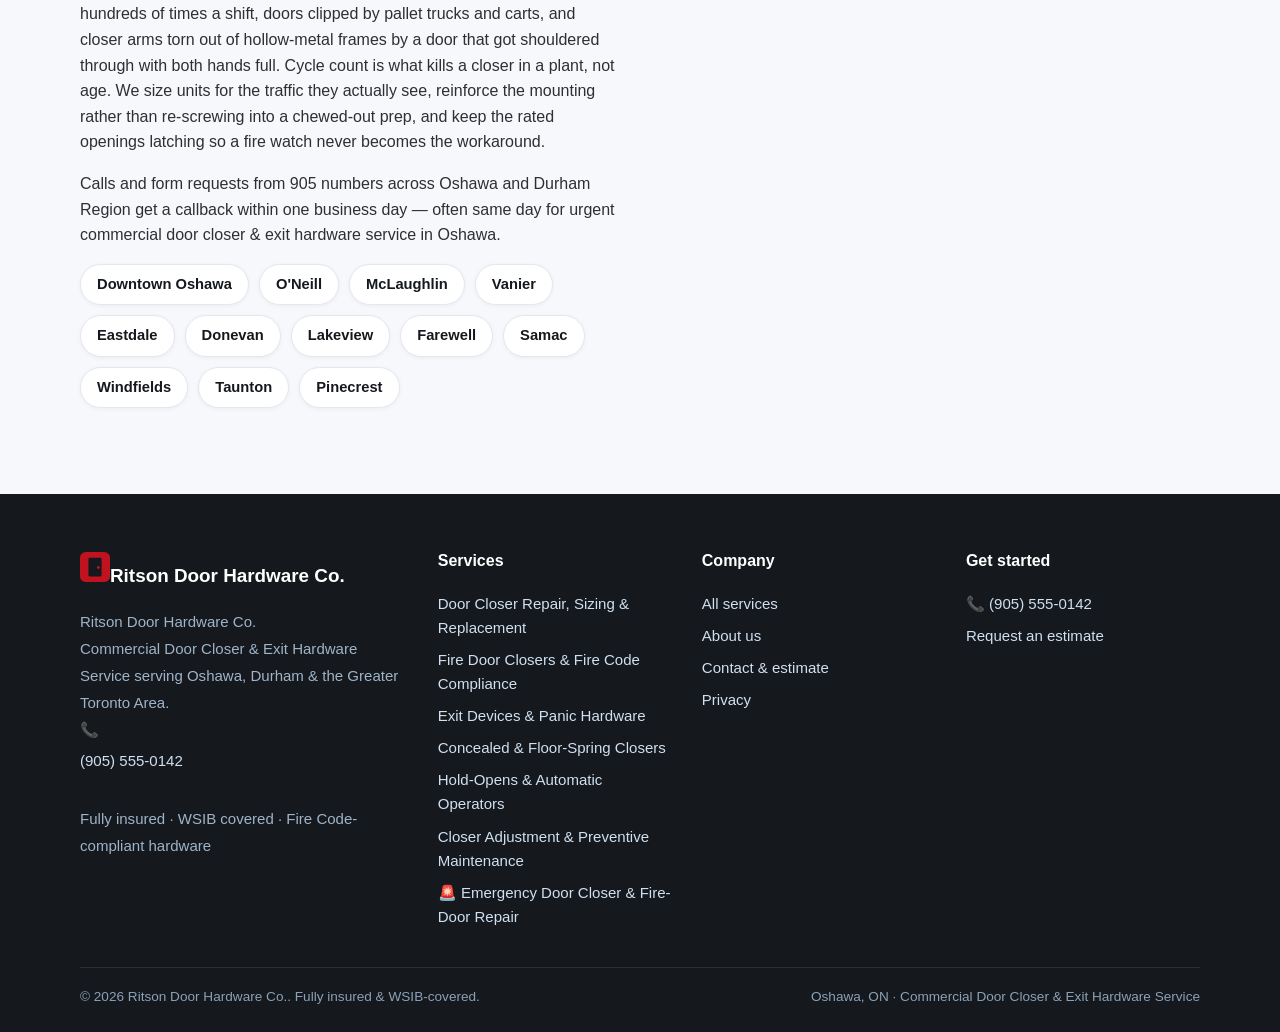
<file: contact/index.html>
<!DOCTYPE html><html lang="en-CA"><head>
<meta charset="utf-8"><meta name="viewport" content="width=device-width, initial-scale=1, viewport-fit=cover">
<title>Contact Ritson Door Hardware Co. | Oshawa Free Quote (905)</title><meta name="description" content="Contact Ritson Door Hardware Co. in Oshawa, ON for a free commercial door closer &amp; exit hardware service quote. Call (905) 555-0142 or request a callback.">
<link rel="canonical" href="https://www.oshawadoorcloser.com/contact/"><link rel="alternate" hreflang="en-CA" href="https://www.oshawadoorcloser.com/contact/"><link rel="alternate" hreflang="x-default" href="https://www.oshawadoorcloser.com/contact/">
<meta name="robots" content="index,follow,max-image-preview:large"><meta name="theme-color" content="#15181c">
<meta name="geo.region" content="CA-ON"><meta name="geo.placename" content="Oshawa"><meta name="geo.position" content="43.8971;-78.8658"><meta name="ICBM" content="43.8971, -78.8658">
<meta property="og:type" content="website"><meta property="og:site_name" content="Ritson Door Hardware Co."><meta property="og:title" content="Contact Ritson Door Hardware Co. | Oshawa Free Quote (905)"><meta property="og:description" content="Contact Ritson Door Hardware Co. in Oshawa, ON for a free commercial door closer &amp; exit hardware service quote. Call (905) 555-0142 or request a callback."><meta property="og:url" content="https://www.oshawadoorcloser.com/contact/">
<meta property="og:image" content="https://www.oshawadoorcloser.com/assets/og.png"><meta property="og:image:type" content="image/png"><meta property="og:image:width" content="1200"><meta property="og:image:height" content="630"><meta property="og:image:alt" content="Ritson Door Hardware Co. — Commercial Door Closer &amp; Exit Hardware Service in Oshawa, ON"><meta property="og:locale" content="en_CA">
<meta name="twitter:card" content="summary_large_image"><meta name="twitter:title" content="Contact Ritson Door Hardware Co. | Oshawa Free Quote (905)"><meta name="twitter:description" content="Contact Ritson Door Hardware Co. in Oshawa, ON for a free commercial door closer &amp; exit hardware service quote. Call (905) 555-0142 or request a callback."><meta name="twitter:image" content="https://www.oshawadoorcloser.com/assets/og.png">
<link rel="icon" href="/assets/favicon.svg" type="image/svg+xml"><link rel="icon" href="/favicon.ico" sizes="32x32"><link rel="apple-touch-icon" href="/assets/apple-touch-icon.png">
<link rel="preload" href="/css/styles.css" as="style"><link rel="stylesheet" href="/css/styles.css">
<script type="application/ld+json">{"@context":"https://schema.org","@graph":[{"@type":"Organization","@id":"https://www.oshawadoorcloser.com/#org","name":"Ritson Door Hardware Co.","url":"https://www.oshawadoorcloser.com/","logo":"https://www.oshawadoorcloser.com/assets/og.png","areaServed":{"@type":"City","name":"Oshawa"},"sameAs":["https://www.oshawadoorcloser.com/"]},{"@type":"WebSite","@id":"https://www.oshawadoorcloser.com/#website","url":"https://www.oshawadoorcloser.com/","name":"Ritson Door Hardware Co.","publisher":{"@id":"https://www.oshawadoorcloser.com/#org"},"inLanguage":"en-CA"},{"@type":"ContactPage","@id":"https://www.oshawadoorcloser.com/contact/#page","url":"https://www.oshawadoorcloser.com/contact/","name":"Contact Ritson Door Hardware Co.","isPartOf":{"@id":"https://www.oshawadoorcloser.com/#website"},"about":{"@id":"https://www.oshawadoorcloser.com/#business"}},{"@type":["HomeAndConstructionBusiness","LocalBusiness"],"@id":"https://www.oshawadoorcloser.com/#business","name":"Ritson Door Hardware Co.","image":"https://www.oshawadoorcloser.com/assets/og.png","url":"https://www.oshawadoorcloser.com/","telephone":"+19055550142","paymentAccepted":"Cash, Cheque, Credit Card, Interac e-Transfer","parentOrganization":{"@id":"https://www.oshawadoorcloser.com/#org"},"brand":{"@id":"https://www.oshawadoorcloser.com/#org"},"description":"Commercial Door Closer & Exit Hardware Service in Oshawa, ON — Fully insured, WSIB covered, Fire Code-compliant hardware. Priority same-day/next-day urgent response.","address":{"@type":"PostalAddress","addressLocality":"Oshawa","addressRegion":"ON","addressCountry":"CA"},"geo":{"@type":"GeoCoordinates","latitude":43.8971,"longitude":-78.8658},"areaServed":[{"@type":"City","name":"Oshawa"},{"@type":"GeoShape","circle":"43.8971 -78.8658 20000"}],"sameAs":["https://www.oshawadoorcloser.com/"],"hasMap":"https://www.google.com/maps?q=Oshawa%2C%20ON%2C%20Canada","openingHoursSpecification":[{"@type":"OpeningHoursSpecification","dayOfWeek":["Monday","Tuesday","Wednesday","Thursday","Friday"],"opens":"07:00","closes":"18:00"},{"@type":"OpeningHoursSpecification","dayOfWeek":["Saturday"],"opens":"08:00","closes":"15:00"}],"knowsAbout":["commercial door closer & exit hardware service","door closer repair and replacement","fire door self-closing devices","exit and panic hardware","Ontario Fire Code door maintenance","cold-weather closer adjustment","door closer repair, sizing & replacement","fire door closers & fire code compliance","exit devices & panic hardware","concealed & floor-spring closers","hold-opens & automatic operators","closer adjustment & preventive maintenance","Oshawa, ON service area"],"hasOfferCatalog":{"@type":"OfferCatalog","name":"Commercial Door Closer & Exit Hardware Service in Oshawa, ON","itemListElement":[{"@type":"Offer","itemOffered":{"@type":"Service","name":"Door Closer Repair, Sizing & Replacement (Oshawa)","areaServed":{"@type":"City","name":"Oshawa"}}},{"@type":"Offer","itemOffered":{"@type":"Service","name":"Fire Door Closers & Fire Code Compliance (Oshawa)","areaServed":{"@type":"City","name":"Oshawa"}}},{"@type":"Offer","itemOffered":{"@type":"Service","name":"Exit Devices & Panic Hardware (Oshawa)","areaServed":{"@type":"City","name":"Oshawa"}}},{"@type":"Offer","itemOffered":{"@type":"Service","name":"Concealed & Floor-Spring Closers (Oshawa)","areaServed":{"@type":"City","name":"Oshawa"}}},{"@type":"Offer","itemOffered":{"@type":"Service","name":"Hold-Opens & Automatic Operators (Oshawa)","areaServed":{"@type":"City","name":"Oshawa"}}},{"@type":"Offer","itemOffered":{"@type":"Service","name":"Closer Adjustment & Preventive Maintenance (Oshawa)","areaServed":{"@type":"City","name":"Oshawa"}}}]}},{"@type":"BreadcrumbList","itemListElement":[{"@type":"ListItem","position":1,"name":"Home","item":"https://www.oshawadoorcloser.com/"},{"@type":"ListItem","position":2,"name":"Contact","item":"https://www.oshawadoorcloser.com/contact/"}]}]}</script>
</head><body><a class="skip" href="#main" style="position:absolute;left:-999px">Skip to content</a>
<div class="callstrip">⭐ Free assessments across Oshawa and Durham Region — <a href="tel:+19055550142">Call (905) 555-0142</a></div>
<header class="site"><div class="wrap nav"><a class="brand" href="/" aria-label="Ritson Door Hardware Co. home"><svg width="30" height="30" viewBox="0 0 32 32" fill="none" aria-hidden="true"><rect width="32" height="32" rx="6" fill="#c1121f"/><rect x="9" y="6" width="14" height="20" rx="1.5" fill="#15181c"/><circle cx="19.6" cy="16.5" r="1.5" fill="#c1121f"/></svg>Ritson Door Hardware Co.</a>
<nav class="nav-links" id="nav" aria-label="Main"><a href="/services/">Services</a><a href="/about/">About</a><a href="/contact/">Contact</a></nav>
<div class="nav-cta"><a class="btn btn-call" href="tel:+19055550142">📞 Call (905) 555-0142</a><button class="menu-btn" aria-label="Open menu" aria-expanded="false" aria-controls="nav"><span aria-hidden="true">☰</span></button></div>
</div></header><main id="main"><div class="wrap"><nav class="crumbs" aria-label="Breadcrumb"><a href="/">Home</a> › <span aria-current="page">Contact</span></nav></div><section class="section"><div class="wrap quote-wrap"><div>
<span class="eyebrow">Contact</span><h1>Get your free Oshawa estimate</h1>
<p class="lead">Tell us about your project and we'll reach out to schedule a no-pressure consultation — most callbacks within one business day.</p>
<div class="panel" style="margin-top:10px"><h3>Ritson Door Hardware Co.</h3>
<p><strong>Serving:</strong> Oshawa, Durham Region &amp; the Greater Toronto Area (service-area business)</p>
<p><strong>Phone:</strong> <a href="tel:+19055550142">(905) 555-0142</a></p>
<p><strong>Hours:</strong> Mon–Fri 7am–6pm · Sat 8am–3pm</p>
<p><strong>Credentials:</strong> Fully insured · WSIB covered · Fire Code-compliant hardware</p><p><strong>Free Oshawa estimate:</strong> tell us about your project and you get one written, fixed-scope estimate before any work starts — no obligation, no dollar figures until we've assessed the job.</p></div>
<div class="contact-areas"><h3>Where we work in Oshawa</h3>
<p class="area-note">From Downtown Oshawa, O&#39;Neill, McLaughlin, Vanier, Eastdale, Donevan, Lakeview, Farewell, Samac, Windfields, Taunton and Pinecrest, we cover every Oshawa neighbourhood — plus the surrounding Durham communities.</p>
<p class="area-note"><strong>Fire doors in Oshawa apartment blocks and licensed student rentals.</strong> Ontario’s Fire Code requires the closures in a fire separation to be kept in operating condition, which in plain terms means the door has to swing shut and latch by itself, every time, with nobody helping it. The same findings come up over and over in Oshawa: a stairwell door propped with a fire extinguisher, a garbage-room door that closes but never latches, a suite door whose closer was unhooked years ago because a tenant complained it was heavy. In the neighbourhoods around the Ontario Tech and Durham College campuses the stakes are higher still — the City licenses residential rental housing there, and compliance with the Fire Code, Building Code and property standards is part of what that licence rests on. Self-closing devices that were disconnected during a bedroom retrofit are exactly what an inspection turns up. We work those buildings opening by opening and leave a written record of what was corrected.</p><p class="area-note"><strong>Plant, warehouse and supplier buildings — Thornton Road and Northwood.</strong> Oshawa is still an assembly and logistics town, and industrial doors here take a beating no office door ever sees. The large distribution and manufacturing buildings along Thornton Road South, the supplier shops feeding the assembly plant, and the new employment blocks in Northwood Business Park near the airport and the 407 all run the same pattern: personnel doors in the fire separation between plant and office cycling hundreds of times a shift, doors clipped by pallet trucks and carts, and closer arms torn out of hollow-metal frames by a door that got shouldered through with both hands full. Cycle count is what kills a closer in a plant, not age. We size units for the traffic they actually see, reinforce the mounting rather than re-screwing into a chewed-out prep, and keep the rated openings latching so a fire watch never becomes the workaround.</p>
<p class="area-note">Calls and form requests from 905 numbers across Oshawa and Durham Region get a callback within one business day — often same day for urgent commercial door closer &amp; exit hardware service in Oshawa.</p>
<div class="chips"><span class="chip">Downtown Oshawa</span><span class="chip">O&#39;Neill</span><span class="chip">McLaughlin</span><span class="chip">Vanier</span><span class="chip">Eastdale</span><span class="chip">Donevan</span><span class="chip">Lakeview</span><span class="chip">Farewell</span><span class="chip">Samac</span><span class="chip">Windfields</span><span class="chip">Taunton</span><span class="chip">Pinecrest</span></div></div></div>
<form class="quote-form" action="https://api.web3forms.com/submit" method="POST">
<input type="hidden" name="access_key" value="YOUR-WEB3FORMS-ACCESS-KEY">
<input type="hidden" name="redirect" value="https://www.oshawadoorcloser.com/thank-you/">
<input type="hidden" name="subject" value="New Oshawa commercial door closer &amp; exit hardware service lead — Ritson Door Hardware Co.">
<input type="hidden" name="city" value="Oshawa">
<input type="checkbox" name="botcheck" style="display:none" tabindex="-1" autocomplete="off">
<div class="row"><div><label for="q-name">Name</label><input id="q-name" name="name" required autocomplete="name" autocapitalize="words"></div><div><label for="q-phone">Phone</label><input id="q-phone" name="phone" type="tel" required autocomplete="tel" inputmode="tel"></div></div>
<label for="q-email">Email</label><input id="q-email" name="email" type="email" autocomplete="email" inputmode="email" autocapitalize="off" spellcheck="false">
<label for="q-service">Project type</label><select id="q-service" name="service"><option>Door Closer Repair, Sizing &amp; Replacement</option><option>Fire Door Closers &amp; Fire Code Compliance</option><option>Exit Devices &amp; Panic Hardware</option><option>Concealed &amp; Floor-Spring Closers</option><option>Hold-Opens &amp; Automatic Operators</option><option>Closer Adjustment &amp; Preventive Maintenance</option><option>Other / not sure</option></select>
<label for="q-msg">Project details</label><textarea id="q-msg" name="message" placeholder="Tell us about your Oshawa project…"></textarea>
<button class="btn btn-call btn-lg" type="submit">Request my free estimate →</button>
<p class="fineprint">By submitting you agree to be contacted about your project. No spam. <a href="/privacy/">Privacy</a>.</p></form></div></section></main><footer class="site"><div class="wrap"><div class="cols">
<div><a class="brand" href="/" aria-label="Ritson Door Hardware Co. home"><svg width="30" height="30" viewBox="0 0 32 32" fill="none" aria-hidden="true"><rect width="32" height="32" rx="6" fill="#c1121f"/><rect x="9" y="6" width="14" height="20" rx="1.5" fill="#15181c"/><circle cx="19.6" cy="16.5" r="1.5" fill="#c1121f"/></svg>Ritson Door Hardware Co.</a><address class="nap" style="font-style:normal">Ritson Door Hardware Co.<br>Commercial Door Closer &amp; Exit Hardware Service serving Oshawa, Durham &amp; the Greater Toronto Area.<br>📞 <a href="tel:+19055550142">(905) 555-0142</a><br>Fully insured · WSIB covered · Fire Code-compliant hardware</address></div>
<div><h4>Services</h4><a href="/services/door-closer-repair/">Door Closer Repair, Sizing &amp; Replacement</a><a href="/services/fire-door-closers/">Fire Door Closers &amp; Fire Code Compliance</a><a href="/services/exit-devices-panic-hardware/">Exit Devices &amp; Panic Hardware</a><a href="/services/concealed-floor-spring-closers/">Concealed &amp; Floor-Spring Closers</a><a href="/services/hold-opens-automatic-operators/">Hold-Opens &amp; Automatic Operators</a><a href="/services/closer-adjustment-maintenance/">Closer Adjustment &amp; Preventive Maintenance</a><a href="/services/emergency-door-closer-repair/">🚨 Emergency Door Closer &amp; Fire-Door Repair</a></div>
<div><h4>Company</h4><a href="/services/">All services</a><a href="/about/">About us</a><a href="/contact/">Contact &amp; estimate</a><a href="/privacy/">Privacy</a></div>
<div><h4>Get started</h4><a href="tel:+19055550142">📞 (905) 555-0142</a><a href="/contact/" data-book>Request an estimate</a></div>
</div><div class="legal"><span>© 2026 Ritson Door Hardware Co.. Fully insured &amp; WSIB-covered.</span><span>Oshawa, ON · Commercial Door Closer &amp; Exit Hardware Service</span></div></div></footer><a class="fab-call" href="tel:+19055550142" aria-label="Call Ritson Door Hardware Co."><span aria-hidden="true">📞</span> Call (905) 555-0142</a>
<div class="callbar"><a class="btn btn-call" href="tel:+19055550142">📞 Call now</a><a class="btn btn-dark" href="/contact/" data-book>Free estimate</a></div>
<script src="/js/main.js" defer></script></body></html>
</file>
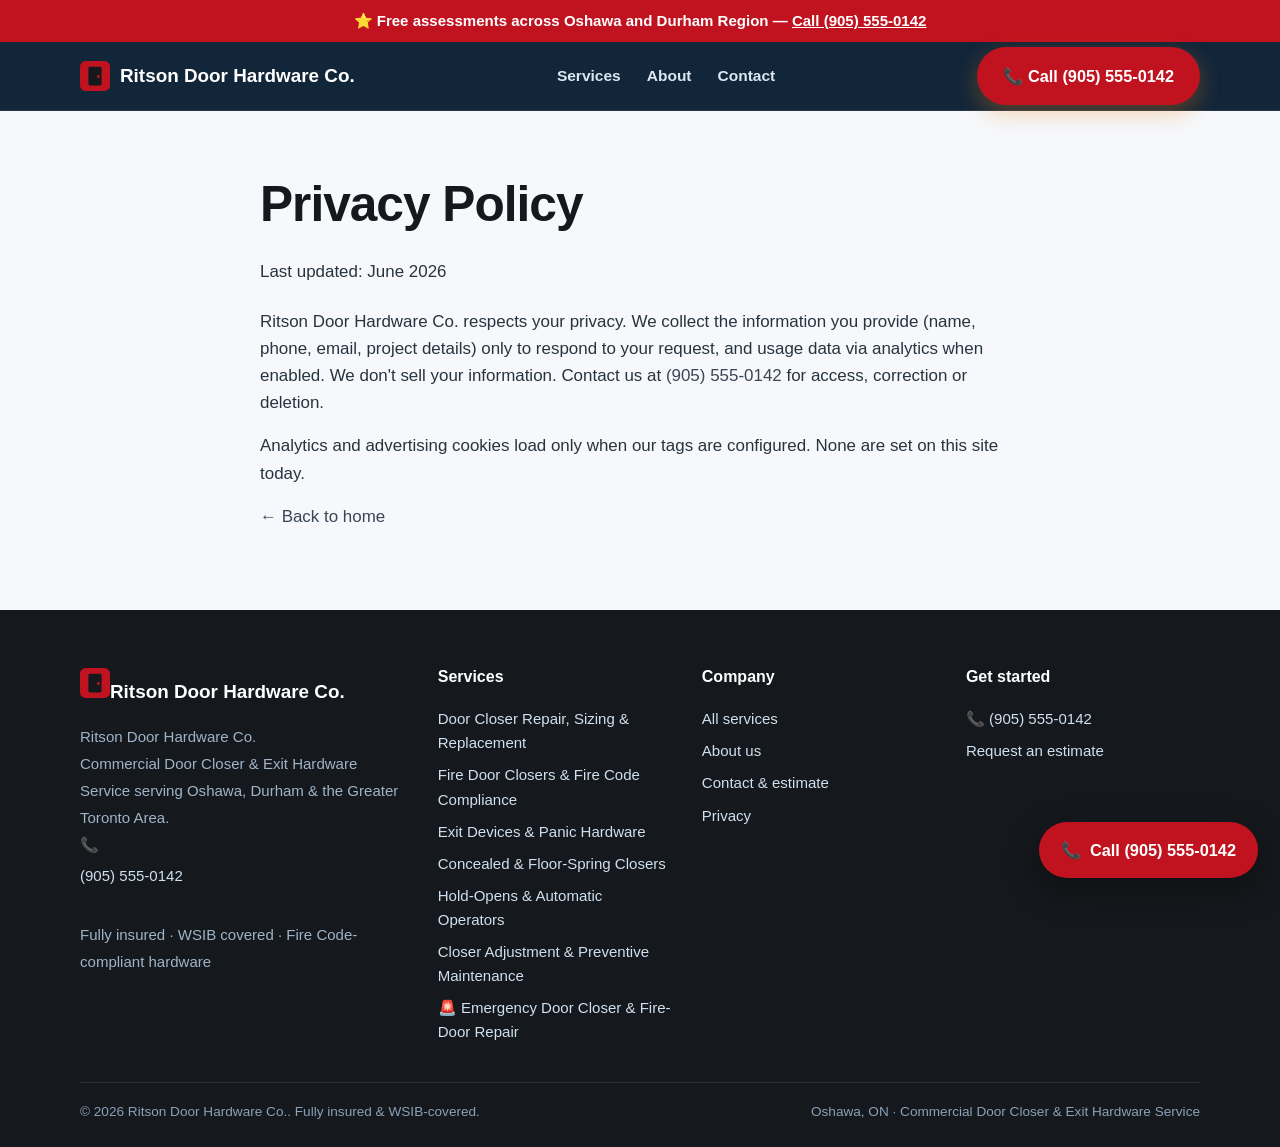
<file: privacy/index.html>
<!DOCTYPE html><html lang="en-CA"><head>
<meta charset="utf-8"><meta name="viewport" content="width=device-width, initial-scale=1, viewport-fit=cover">
<title>Privacy Policy | Ritson Door Hardware Co.</title><meta name="description" content="Privacy policy for Ritson Door Hardware Co.. Insured, WSIB-covered commercial door closer &amp; exit hardware service serving Oshawa, ON.">
<link rel="canonical" href="https://www.oshawadoorcloser.com/privacy/"><link rel="alternate" hreflang="en-CA" href="https://www.oshawadoorcloser.com/privacy/"><link rel="alternate" hreflang="x-default" href="https://www.oshawadoorcloser.com/privacy/">
<meta name="robots" content="noindex,follow"><meta name="theme-color" content="#15181c">
<meta name="geo.region" content="CA-ON"><meta name="geo.placename" content="Oshawa"><meta name="geo.position" content="43.8971;-78.8658"><meta name="ICBM" content="43.8971, -78.8658">
<meta property="og:type" content="website"><meta property="og:site_name" content="Ritson Door Hardware Co."><meta property="og:title" content="Privacy Policy | Ritson Door Hardware Co."><meta property="og:description" content="Privacy policy for Ritson Door Hardware Co.. Insured, WSIB-covered commercial door closer &amp; exit hardware service serving Oshawa, ON."><meta property="og:url" content="https://www.oshawadoorcloser.com/privacy/">
<meta property="og:image" content="https://www.oshawadoorcloser.com/assets/og.png"><meta property="og:image:type" content="image/png"><meta property="og:image:width" content="1200"><meta property="og:image:height" content="630"><meta property="og:image:alt" content="Ritson Door Hardware Co. — Commercial Door Closer &amp; Exit Hardware Service in Oshawa, ON"><meta property="og:locale" content="en_CA">
<meta name="twitter:card" content="summary_large_image"><meta name="twitter:title" content="Privacy Policy | Ritson Door Hardware Co."><meta name="twitter:description" content="Privacy policy for Ritson Door Hardware Co.. Insured, WSIB-covered commercial door closer &amp; exit hardware service serving Oshawa, ON."><meta name="twitter:image" content="https://www.oshawadoorcloser.com/assets/og.png">
<link rel="icon" href="/assets/favicon.svg" type="image/svg+xml"><link rel="icon" href="/favicon.ico" sizes="32x32"><link rel="apple-touch-icon" href="/assets/apple-touch-icon.png">
<link rel="preload" href="/css/styles.css" as="style"><link rel="stylesheet" href="/css/styles.css">

</head><body><a class="skip" href="#main" style="position:absolute;left:-999px">Skip to content</a>
<div class="callstrip">⭐ Free assessments across Oshawa and Durham Region — <a href="tel:+19055550142">Call (905) 555-0142</a></div>
<header class="site"><div class="wrap nav"><a class="brand" href="/" aria-label="Ritson Door Hardware Co. home"><svg width="30" height="30" viewBox="0 0 32 32" fill="none" aria-hidden="true"><rect width="32" height="32" rx="6" fill="#c1121f"/><rect x="9" y="6" width="14" height="20" rx="1.5" fill="#15181c"/><circle cx="19.6" cy="16.5" r="1.5" fill="#c1121f"/></svg>Ritson Door Hardware Co.</a>
<nav class="nav-links" id="nav" aria-label="Main"><a href="/services/">Services</a><a href="/about/">About</a><a href="/contact/">Contact</a></nav>
<div class="nav-cta"><a class="btn btn-call" href="tel:+19055550142">📞 Call (905) 555-0142</a><button class="menu-btn" aria-label="Open menu" aria-expanded="false" aria-controls="nav"><span aria-hidden="true">☰</span></button></div>
</div></header><main id="main"><article class="section"><div class="article"><h1>Privacy Policy</h1><p class="meta">Last updated: June 2026</p><p>Ritson Door Hardware Co. respects your privacy. We collect the information you provide (name, phone, email, project details) only to respond to your request, and usage data via analytics when enabled. We don't sell your information. Contact us at <a href="tel:+19055550142">(905) 555-0142</a> for access, correction or deletion.</p><p>Analytics and advertising cookies load only when our tags are configured. None are set on this site today.</p><p><a href="/">← Back to home</a></p></div></article></main><footer class="site"><div class="wrap"><div class="cols">
<div><a class="brand" href="/" aria-label="Ritson Door Hardware Co. home"><svg width="30" height="30" viewBox="0 0 32 32" fill="none" aria-hidden="true"><rect width="32" height="32" rx="6" fill="#c1121f"/><rect x="9" y="6" width="14" height="20" rx="1.5" fill="#15181c"/><circle cx="19.6" cy="16.5" r="1.5" fill="#c1121f"/></svg>Ritson Door Hardware Co.</a><address class="nap" style="font-style:normal">Ritson Door Hardware Co.<br>Commercial Door Closer &amp; Exit Hardware Service serving Oshawa, Durham &amp; the Greater Toronto Area.<br>📞 <a href="tel:+19055550142">(905) 555-0142</a><br>Fully insured · WSIB covered · Fire Code-compliant hardware</address></div>
<div><h4>Services</h4><a href="/services/door-closer-repair/">Door Closer Repair, Sizing &amp; Replacement</a><a href="/services/fire-door-closers/">Fire Door Closers &amp; Fire Code Compliance</a><a href="/services/exit-devices-panic-hardware/">Exit Devices &amp; Panic Hardware</a><a href="/services/concealed-floor-spring-closers/">Concealed &amp; Floor-Spring Closers</a><a href="/services/hold-opens-automatic-operators/">Hold-Opens &amp; Automatic Operators</a><a href="/services/closer-adjustment-maintenance/">Closer Adjustment &amp; Preventive Maintenance</a><a href="/services/emergency-door-closer-repair/">🚨 Emergency Door Closer &amp; Fire-Door Repair</a></div>
<div><h4>Company</h4><a href="/services/">All services</a><a href="/about/">About us</a><a href="/contact/">Contact &amp; estimate</a><a href="/privacy/">Privacy</a></div>
<div><h4>Get started</h4><a href="tel:+19055550142">📞 (905) 555-0142</a><a href="/contact/" data-book>Request an estimate</a></div>
</div><div class="legal"><span>© 2026 Ritson Door Hardware Co.. Fully insured &amp; WSIB-covered.</span><span>Oshawa, ON · Commercial Door Closer &amp; Exit Hardware Service</span></div></div></footer><a class="fab-call" href="tel:+19055550142" aria-label="Call Ritson Door Hardware Co."><span aria-hidden="true">📞</span> Call (905) 555-0142</a>
<div class="callbar"><a class="btn btn-call" href="tel:+19055550142">📞 Call now</a><a class="btn btn-dark" href="/contact/" data-book>Free estimate</a></div>
<script src="/js/main.js" defer></script></body></html>
</file>
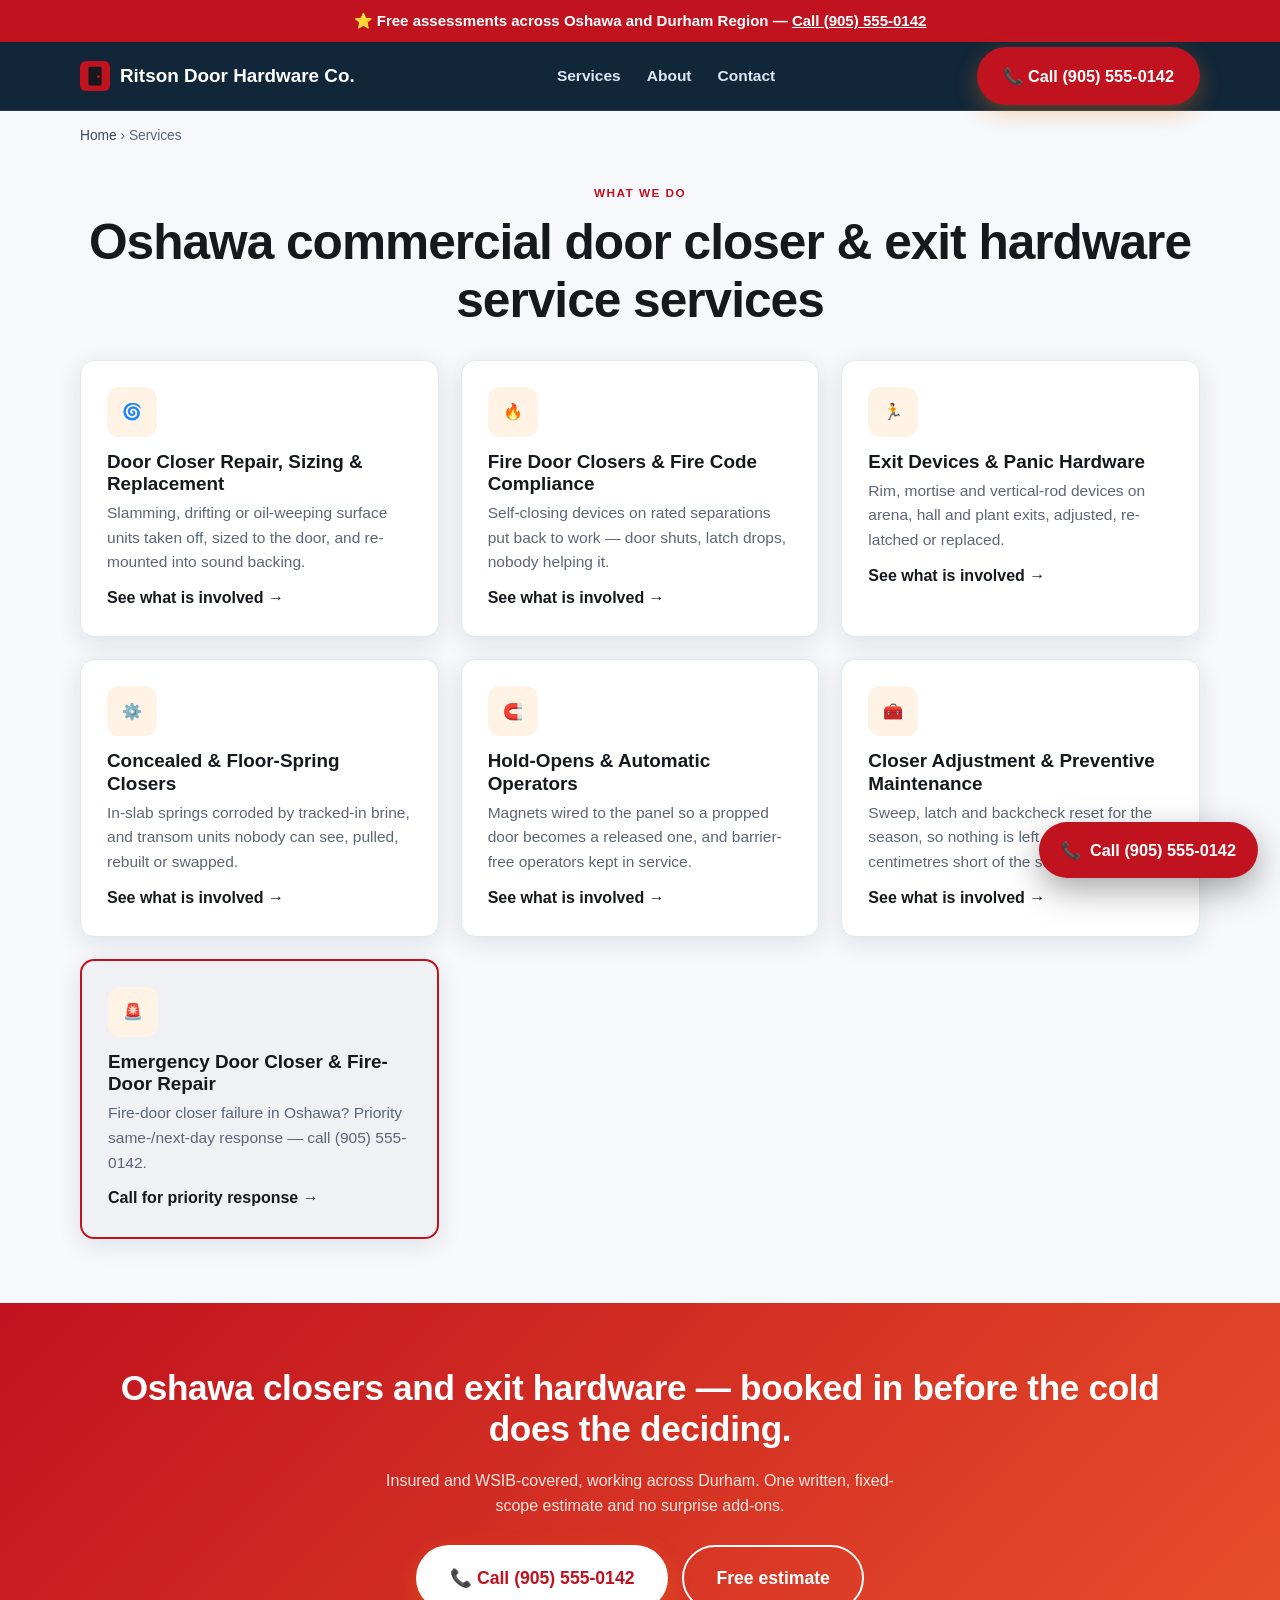
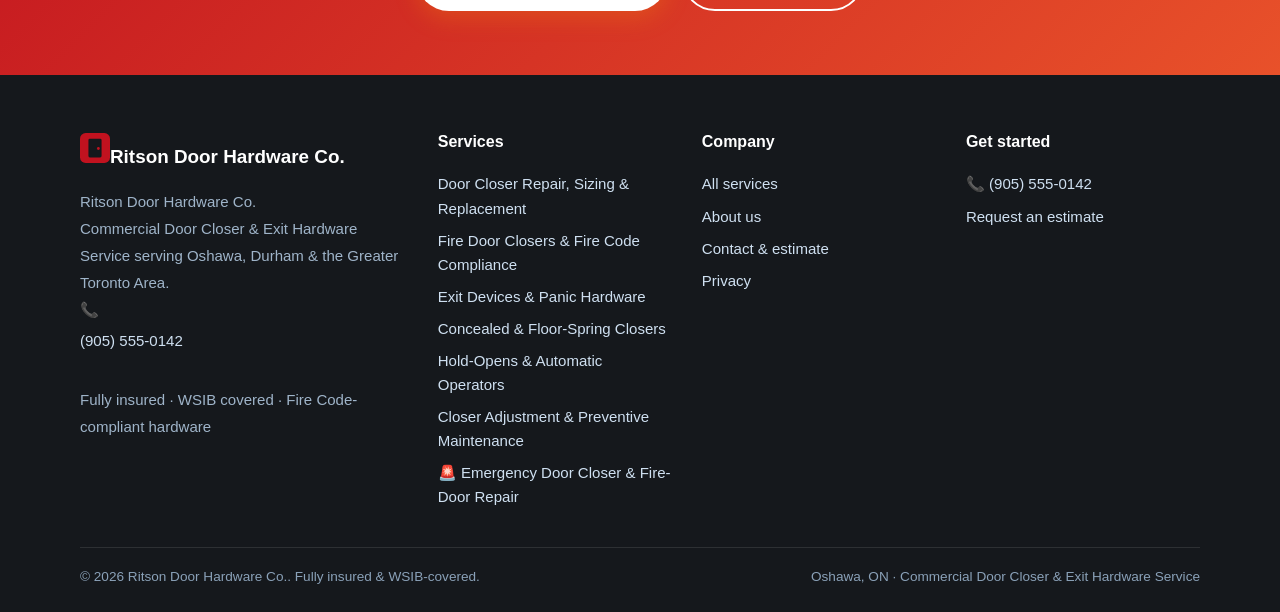
<file: services/index.html>
<!DOCTYPE html><html lang="en-CA"><head>
<meta charset="utf-8"><meta name="viewport" content="width=device-width, initial-scale=1, viewport-fit=cover">
<title>Oshawa Commercial Door Closer &amp; Exit Hardware — Service List</title><meta name="description" content="Commercial Door Closer &amp; Exit Hardware Service services in Oshawa, ON: door closer repair, sizing &amp; replacement, fire door closers &amp; fire code compliance.">
<link rel="canonical" href="https://www.oshawadoorcloser.com/services/"><link rel="alternate" hreflang="en-CA" href="https://www.oshawadoorcloser.com/services/"><link rel="alternate" hreflang="x-default" href="https://www.oshawadoorcloser.com/services/">
<meta name="robots" content="index,follow,max-image-preview:large"><meta name="theme-color" content="#15181c">
<meta name="geo.region" content="CA-ON"><meta name="geo.placename" content="Oshawa"><meta name="geo.position" content="43.8971;-78.8658"><meta name="ICBM" content="43.8971, -78.8658">
<meta property="og:type" content="website"><meta property="og:site_name" content="Ritson Door Hardware Co."><meta property="og:title" content="Oshawa Commercial Door Closer &amp; Exit Hardware — Service List"><meta property="og:description" content="Commercial Door Closer &amp; Exit Hardware Service services in Oshawa, ON: door closer repair, sizing &amp; replacement, fire door closers &amp; fire code compliance."><meta property="og:url" content="https://www.oshawadoorcloser.com/services/">
<meta property="og:image" content="https://www.oshawadoorcloser.com/assets/og.png"><meta property="og:image:type" content="image/png"><meta property="og:image:width" content="1200"><meta property="og:image:height" content="630"><meta property="og:image:alt" content="Ritson Door Hardware Co. — Commercial Door Closer &amp; Exit Hardware Service in Oshawa, ON"><meta property="og:locale" content="en_CA">
<meta name="twitter:card" content="summary_large_image"><meta name="twitter:title" content="Oshawa Commercial Door Closer &amp; Exit Hardware — Service List"><meta name="twitter:description" content="Commercial Door Closer &amp; Exit Hardware Service services in Oshawa, ON: door closer repair, sizing &amp; replacement, fire door closers &amp; fire code compliance."><meta name="twitter:image" content="https://www.oshawadoorcloser.com/assets/og.png">
<link rel="icon" href="/assets/favicon.svg" type="image/svg+xml"><link rel="icon" href="/favicon.ico" sizes="32x32"><link rel="apple-touch-icon" href="/assets/apple-touch-icon.png">
<link rel="preload" href="/css/styles.css" as="style"><link rel="stylesheet" href="/css/styles.css">
<script type="application/ld+json">{"@context":"https://schema.org","@graph":[{"@type":"Organization","@id":"https://www.oshawadoorcloser.com/#org","name":"Ritson Door Hardware Co.","url":"https://www.oshawadoorcloser.com/","logo":"https://www.oshawadoorcloser.com/assets/og.png","areaServed":{"@type":"City","name":"Oshawa"},"sameAs":["https://www.oshawadoorcloser.com/"]},{"@type":"WebSite","@id":"https://www.oshawadoorcloser.com/#website","url":"https://www.oshawadoorcloser.com/","name":"Ritson Door Hardware Co.","publisher":{"@id":"https://www.oshawadoorcloser.com/#org"},"inLanguage":"en-CA"},{"@type":["HomeAndConstructionBusiness","LocalBusiness"],"@id":"https://www.oshawadoorcloser.com/#business","name":"Ritson Door Hardware Co.","image":"https://www.oshawadoorcloser.com/assets/og.png","url":"https://www.oshawadoorcloser.com/","telephone":"+19055550142","paymentAccepted":"Cash, Cheque, Credit Card, Interac e-Transfer","parentOrganization":{"@id":"https://www.oshawadoorcloser.com/#org"},"brand":{"@id":"https://www.oshawadoorcloser.com/#org"},"description":"Commercial Door Closer & Exit Hardware Service in Oshawa, ON — Fully insured, WSIB covered, Fire Code-compliant hardware. Priority same-day/next-day urgent response.","address":{"@type":"PostalAddress","addressLocality":"Oshawa","addressRegion":"ON","addressCountry":"CA"},"geo":{"@type":"GeoCoordinates","latitude":43.8971,"longitude":-78.8658},"areaServed":[{"@type":"City","name":"Oshawa"},{"@type":"GeoShape","circle":"43.8971 -78.8658 20000"}],"sameAs":["https://www.oshawadoorcloser.com/"],"hasMap":"https://www.google.com/maps?q=Oshawa%2C%20ON%2C%20Canada","openingHoursSpecification":[{"@type":"OpeningHoursSpecification","dayOfWeek":["Monday","Tuesday","Wednesday","Thursday","Friday"],"opens":"07:00","closes":"18:00"},{"@type":"OpeningHoursSpecification","dayOfWeek":["Saturday"],"opens":"08:00","closes":"15:00"}],"knowsAbout":["commercial door closer & exit hardware service","door closer repair and replacement","fire door self-closing devices","exit and panic hardware","Ontario Fire Code door maintenance","cold-weather closer adjustment","door closer repair, sizing & replacement","fire door closers & fire code compliance","exit devices & panic hardware","concealed & floor-spring closers","hold-opens & automatic operators","closer adjustment & preventive maintenance","Oshawa, ON service area"],"hasOfferCatalog":{"@type":"OfferCatalog","name":"Commercial Door Closer & Exit Hardware Service in Oshawa, ON","itemListElement":[{"@type":"Offer","itemOffered":{"@type":"Service","name":"Door Closer Repair, Sizing & Replacement (Oshawa)","areaServed":{"@type":"City","name":"Oshawa"}}},{"@type":"Offer","itemOffered":{"@type":"Service","name":"Fire Door Closers & Fire Code Compliance (Oshawa)","areaServed":{"@type":"City","name":"Oshawa"}}},{"@type":"Offer","itemOffered":{"@type":"Service","name":"Exit Devices & Panic Hardware (Oshawa)","areaServed":{"@type":"City","name":"Oshawa"}}},{"@type":"Offer","itemOffered":{"@type":"Service","name":"Concealed & Floor-Spring Closers (Oshawa)","areaServed":{"@type":"City","name":"Oshawa"}}},{"@type":"Offer","itemOffered":{"@type":"Service","name":"Hold-Opens & Automatic Operators (Oshawa)","areaServed":{"@type":"City","name":"Oshawa"}}},{"@type":"Offer","itemOffered":{"@type":"Service","name":"Closer Adjustment & Preventive Maintenance (Oshawa)","areaServed":{"@type":"City","name":"Oshawa"}}}]}},{"@type":"CollectionPage","@id":"https://www.oshawadoorcloser.com/services/#page","url":"https://www.oshawadoorcloser.com/services/","name":"Oshawa commercial door closer & exit hardware service services","isPartOf":{"@id":"https://www.oshawadoorcloser.com/#website"},"about":{"@id":"https://www.oshawadoorcloser.com/#business"}},{"@type":"BreadcrumbList","itemListElement":[{"@type":"ListItem","position":1,"name":"Home","item":"https://www.oshawadoorcloser.com/"},{"@type":"ListItem","position":2,"name":"Services","item":"https://www.oshawadoorcloser.com/services/"}]},{"@type":"ItemList","itemListElement":[{"@type":"ListItem","position":1,"name":"Door Closer Repair, Sizing & Replacement","url":"https://www.oshawadoorcloser.com/services/door-closer-repair/"},{"@type":"ListItem","position":2,"name":"Fire Door Closers & Fire Code Compliance","url":"https://www.oshawadoorcloser.com/services/fire-door-closers/"},{"@type":"ListItem","position":3,"name":"Exit Devices & Panic Hardware","url":"https://www.oshawadoorcloser.com/services/exit-devices-panic-hardware/"},{"@type":"ListItem","position":4,"name":"Concealed & Floor-Spring Closers","url":"https://www.oshawadoorcloser.com/services/concealed-floor-spring-closers/"},{"@type":"ListItem","position":5,"name":"Hold-Opens & Automatic Operators","url":"https://www.oshawadoorcloser.com/services/hold-opens-automatic-operators/"},{"@type":"ListItem","position":6,"name":"Closer Adjustment & Preventive Maintenance","url":"https://www.oshawadoorcloser.com/services/closer-adjustment-maintenance/"},{"@type":"ListItem","position":7,"name":"Emergency Door Closer & Fire-Door Repair","url":"https://www.oshawadoorcloser.com/services/emergency-door-closer-repair/"}]}]}</script>
</head><body><a class="skip" href="#main" style="position:absolute;left:-999px">Skip to content</a>
<div class="callstrip">⭐ Free assessments across Oshawa and Durham Region — <a href="tel:+19055550142">Call (905) 555-0142</a></div>
<header class="site"><div class="wrap nav"><a class="brand" href="/" aria-label="Ritson Door Hardware Co. home"><svg width="30" height="30" viewBox="0 0 32 32" fill="none" aria-hidden="true"><rect width="32" height="32" rx="6" fill="#c1121f"/><rect x="9" y="6" width="14" height="20" rx="1.5" fill="#15181c"/><circle cx="19.6" cy="16.5" r="1.5" fill="#c1121f"/></svg>Ritson Door Hardware Co.</a>
<nav class="nav-links" id="nav" aria-label="Main"><a href="/services/">Services</a><a href="/about/">About</a><a href="/contact/">Contact</a></nav>
<div class="nav-cta"><a class="btn btn-call" href="tel:+19055550142">📞 Call (905) 555-0142</a><button class="menu-btn" aria-label="Open menu" aria-expanded="false" aria-controls="nav"><span aria-hidden="true">☰</span></button></div>
</div></header><main id="main"><div class="wrap"><nav class="crumbs" aria-label="Breadcrumb"><a href="/">Home</a> › <span aria-current="page">Services</span></nav></div><section class="section" style="padding-top:18px"><div class="wrap center"><span class="eyebrow">What we do</span><h1>Oshawa commercial door closer &amp; exit hardware service services</h1></div><div class="wrap" style="margin-top:30px"><div class="grid cols-3"><a class="card" href="/services/door-closer-repair/" style="text-decoration:none"><div class="ico" aria-hidden="true">🌀</div><h3>Door Closer Repair, Sizing &amp; Replacement</h3><p>Slamming, drifting or oil-weeping surface units taken off, sized to the door, and re-mounted into sound backing.</p><div class="from">See what is involved →</div></a><a class="card" href="/services/fire-door-closers/" style="text-decoration:none"><div class="ico" aria-hidden="true">🔥</div><h3>Fire Door Closers &amp; Fire Code Compliance</h3><p>Self-closing devices on rated separations put back to work — door shuts, latch drops, nobody helping it.</p><div class="from">See what is involved →</div></a><a class="card" href="/services/exit-devices-panic-hardware/" style="text-decoration:none"><div class="ico" aria-hidden="true">🏃</div><h3>Exit Devices &amp; Panic Hardware</h3><p>Rim, mortise and vertical-rod devices on arena, hall and plant exits, adjusted, re-latched or replaced.</p><div class="from">See what is involved →</div></a><a class="card" href="/services/concealed-floor-spring-closers/" style="text-decoration:none"><div class="ico" aria-hidden="true">⚙️</div><h3>Concealed &amp; Floor-Spring Closers</h3><p>In-slab springs corroded by tracked-in brine, and transom units nobody can see, pulled, rebuilt or swapped.</p><div class="from">See what is involved →</div></a><a class="card" href="/services/hold-opens-automatic-operators/" style="text-decoration:none"><div class="ico" aria-hidden="true">🧲</div><h3>Hold-Opens &amp; Automatic Operators</h3><p>Magnets wired to the panel so a propped door becomes a released one, and barrier-free operators kept in service.</p><div class="from">See what is involved →</div></a><a class="card" href="/services/closer-adjustment-maintenance/" style="text-decoration:none"><div class="ico" aria-hidden="true">🧰</div><h3>Closer Adjustment &amp; Preventive Maintenance</h3><p>Sweep, latch and backcheck reset for the season, so nothing is left stalling a few centimetres short of the strike.</p><div class="from">See what is involved →</div></a><a class="card card-emg" href="/services/emergency-door-closer-repair/" style="text-decoration:none"><div class="ico" aria-hidden="true">🚨</div><h3>Emergency Door Closer &amp; Fire-Door Repair</h3><p>Fire-door closer failure in Oshawa? Priority same-/next-day response — call (905) 555-0142.</p><div class="from">Call for priority response →</div></a></div></div></section>
<section class="section cta-band"><div class="wrap"><h2>Oshawa closers and exit hardware — booked in before the cold does the deciding.</h2><p>Insured and WSIB-covered, working across Durham. One written, fixed-scope estimate and no surprise add-ons.</p><div class="hero-cta" style="justify-content:center"><a class="btn btn-call btn-lg" href="tel:+19055550142">📞 Call (905) 555-0142</a><a class="btn btn-ghost btn-lg" href="/contact/" data-book>Free estimate</a></div></div></section></main><footer class="site"><div class="wrap"><div class="cols">
<div><a class="brand" href="/" aria-label="Ritson Door Hardware Co. home"><svg width="30" height="30" viewBox="0 0 32 32" fill="none" aria-hidden="true"><rect width="32" height="32" rx="6" fill="#c1121f"/><rect x="9" y="6" width="14" height="20" rx="1.5" fill="#15181c"/><circle cx="19.6" cy="16.5" r="1.5" fill="#c1121f"/></svg>Ritson Door Hardware Co.</a><address class="nap" style="font-style:normal">Ritson Door Hardware Co.<br>Commercial Door Closer &amp; Exit Hardware Service serving Oshawa, Durham &amp; the Greater Toronto Area.<br>📞 <a href="tel:+19055550142">(905) 555-0142</a><br>Fully insured · WSIB covered · Fire Code-compliant hardware</address></div>
<div><h4>Services</h4><a href="/services/door-closer-repair/">Door Closer Repair, Sizing &amp; Replacement</a><a href="/services/fire-door-closers/">Fire Door Closers &amp; Fire Code Compliance</a><a href="/services/exit-devices-panic-hardware/">Exit Devices &amp; Panic Hardware</a><a href="/services/concealed-floor-spring-closers/">Concealed &amp; Floor-Spring Closers</a><a href="/services/hold-opens-automatic-operators/">Hold-Opens &amp; Automatic Operators</a><a href="/services/closer-adjustment-maintenance/">Closer Adjustment &amp; Preventive Maintenance</a><a href="/services/emergency-door-closer-repair/">🚨 Emergency Door Closer &amp; Fire-Door Repair</a></div>
<div><h4>Company</h4><a href="/services/">All services</a><a href="/about/">About us</a><a href="/contact/">Contact &amp; estimate</a><a href="/privacy/">Privacy</a></div>
<div><h4>Get started</h4><a href="tel:+19055550142">📞 (905) 555-0142</a><a href="/contact/" data-book>Request an estimate</a></div>
</div><div class="legal"><span>© 2026 Ritson Door Hardware Co.. Fully insured &amp; WSIB-covered.</span><span>Oshawa, ON · Commercial Door Closer &amp; Exit Hardware Service</span></div></div></footer><a class="fab-call" href="tel:+19055550142" aria-label="Call Ritson Door Hardware Co."><span aria-hidden="true">📞</span> Call (905) 555-0142</a>
<div class="callbar"><a class="btn btn-call" href="tel:+19055550142">📞 Call now</a><a class="btn btn-dark" href="/contact/" data-book>Free estimate</a></div>
<script src="/js/main.js" defer></script></body></html>
</file>
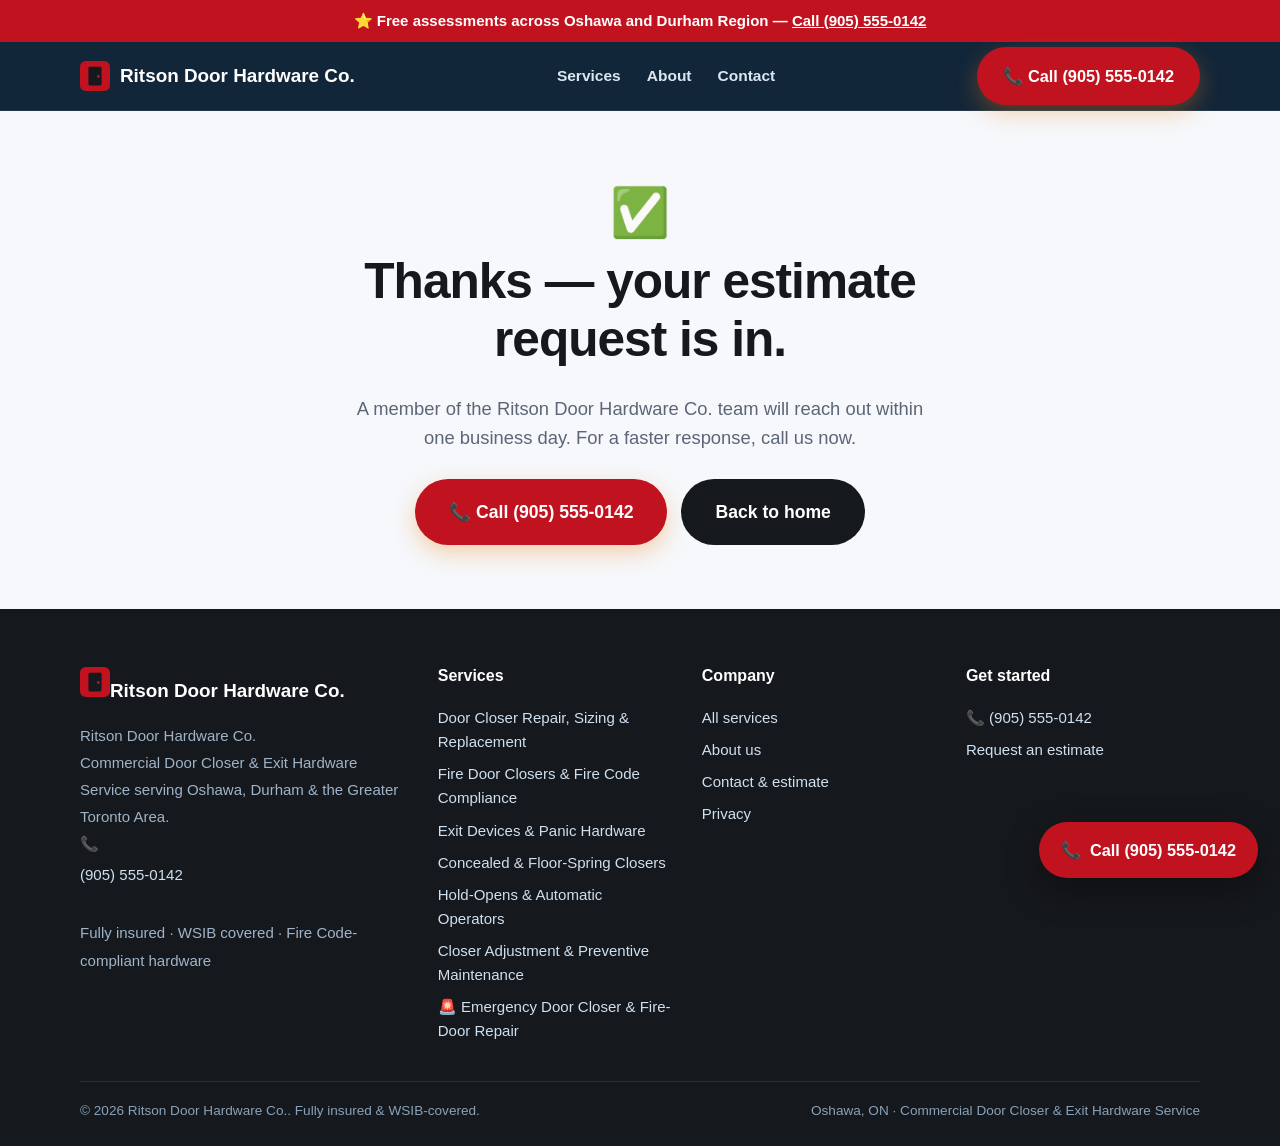
<file: thank-you/index.html>
<!DOCTYPE html><html lang="en-CA"><head>
<meta charset="utf-8"><meta name="viewport" content="width=device-width, initial-scale=1, viewport-fit=cover">
<title>Thank you | Ritson Door Hardware Co.</title><meta name="description" content="Thanks — your request is in. Insured, WSIB-covered commercial door closer &amp; exit hardware service serving Oshawa, ON. Free quote: (905) 555-0142.">
<link rel="canonical" href="https://www.oshawadoorcloser.com/thank-you/"><link rel="alternate" hreflang="en-CA" href="https://www.oshawadoorcloser.com/thank-you/"><link rel="alternate" hreflang="x-default" href="https://www.oshawadoorcloser.com/thank-you/">
<meta name="robots" content="noindex,follow"><meta name="theme-color" content="#15181c">
<meta name="geo.region" content="CA-ON"><meta name="geo.placename" content="Oshawa"><meta name="geo.position" content="43.8971;-78.8658"><meta name="ICBM" content="43.8971, -78.8658">
<meta property="og:type" content="website"><meta property="og:site_name" content="Ritson Door Hardware Co."><meta property="og:title" content="Thank you | Ritson Door Hardware Co."><meta property="og:description" content="Thanks — your request is in. Insured, WSIB-covered commercial door closer &amp; exit hardware service serving Oshawa, ON. Free quote: (905) 555-0142."><meta property="og:url" content="https://www.oshawadoorcloser.com/thank-you/">
<meta property="og:image" content="https://www.oshawadoorcloser.com/assets/og.png"><meta property="og:image:type" content="image/png"><meta property="og:image:width" content="1200"><meta property="og:image:height" content="630"><meta property="og:image:alt" content="Ritson Door Hardware Co. — Commercial Door Closer &amp; Exit Hardware Service in Oshawa, ON"><meta property="og:locale" content="en_CA">
<meta name="twitter:card" content="summary_large_image"><meta name="twitter:title" content="Thank you | Ritson Door Hardware Co."><meta name="twitter:description" content="Thanks — your request is in. Insured, WSIB-covered commercial door closer &amp; exit hardware service serving Oshawa, ON. Free quote: (905) 555-0142."><meta name="twitter:image" content="https://www.oshawadoorcloser.com/assets/og.png">
<link rel="icon" href="/assets/favicon.svg" type="image/svg+xml"><link rel="icon" href="/favicon.ico" sizes="32x32"><link rel="apple-touch-icon" href="/assets/apple-touch-icon.png">
<link rel="preload" href="/css/styles.css" as="style"><link rel="stylesheet" href="/css/styles.css">

</head><body><a class="skip" href="#main" style="position:absolute;left:-999px">Skip to content</a>
<div class="callstrip">⭐ Free assessments across Oshawa and Durham Region — <a href="tel:+19055550142">Call (905) 555-0142</a></div>
<header class="site"><div class="wrap nav"><a class="brand" href="/" aria-label="Ritson Door Hardware Co. home"><svg width="30" height="30" viewBox="0 0 32 32" fill="none" aria-hidden="true"><rect width="32" height="32" rx="6" fill="#c1121f"/><rect x="9" y="6" width="14" height="20" rx="1.5" fill="#15181c"/><circle cx="19.6" cy="16.5" r="1.5" fill="#c1121f"/></svg>Ritson Door Hardware Co.</a>
<nav class="nav-links" id="nav" aria-label="Main"><a href="/services/">Services</a><a href="/about/">About</a><a href="/contact/">Contact</a></nav>
<div class="nav-cta"><a class="btn btn-call" href="tel:+19055550142">📞 Call (905) 555-0142</a><button class="menu-btn" aria-label="Open menu" aria-expanded="false" aria-controls="nav"><span aria-hidden="true">☰</span></button></div>
</div></header><main id="main"><section class="section center"><div class="wrap" style="max-width:640px"><div style="font-size:3rem" aria-hidden="true">✅</div><h1>Thanks — your estimate request is in.</h1><p class="lead" style="margin:0 auto 1.3rem">A member of the Ritson Door Hardware Co. team will reach out within one business day. For a faster response, call us now.</p><div class="hero-cta" style="justify-content:center"><a class="btn btn-call btn-lg" href="tel:+19055550142">📞 Call (905) 555-0142</a><a class="btn btn-dark btn-lg" href="/">Back to home</a></div></div></section><script>window.dataLayer=window.dataLayer||[];window.dataLayer.push({event:"lead_confirmed"});window.addEventListener("DOMContentLoaded",function(){if(window.ecTrack)window.ecTrack("lead_confirmed",{value:1});});</script></main><footer class="site"><div class="wrap"><div class="cols">
<div><a class="brand" href="/" aria-label="Ritson Door Hardware Co. home"><svg width="30" height="30" viewBox="0 0 32 32" fill="none" aria-hidden="true"><rect width="32" height="32" rx="6" fill="#c1121f"/><rect x="9" y="6" width="14" height="20" rx="1.5" fill="#15181c"/><circle cx="19.6" cy="16.5" r="1.5" fill="#c1121f"/></svg>Ritson Door Hardware Co.</a><address class="nap" style="font-style:normal">Ritson Door Hardware Co.<br>Commercial Door Closer &amp; Exit Hardware Service serving Oshawa, Durham &amp; the Greater Toronto Area.<br>📞 <a href="tel:+19055550142">(905) 555-0142</a><br>Fully insured · WSIB covered · Fire Code-compliant hardware</address></div>
<div><h4>Services</h4><a href="/services/door-closer-repair/">Door Closer Repair, Sizing &amp; Replacement</a><a href="/services/fire-door-closers/">Fire Door Closers &amp; Fire Code Compliance</a><a href="/services/exit-devices-panic-hardware/">Exit Devices &amp; Panic Hardware</a><a href="/services/concealed-floor-spring-closers/">Concealed &amp; Floor-Spring Closers</a><a href="/services/hold-opens-automatic-operators/">Hold-Opens &amp; Automatic Operators</a><a href="/services/closer-adjustment-maintenance/">Closer Adjustment &amp; Preventive Maintenance</a><a href="/services/emergency-door-closer-repair/">🚨 Emergency Door Closer &amp; Fire-Door Repair</a></div>
<div><h4>Company</h4><a href="/services/">All services</a><a href="/about/">About us</a><a href="/contact/">Contact &amp; estimate</a><a href="/privacy/">Privacy</a></div>
<div><h4>Get started</h4><a href="tel:+19055550142">📞 (905) 555-0142</a><a href="/contact/" data-book>Request an estimate</a></div>
</div><div class="legal"><span>© 2026 Ritson Door Hardware Co.. Fully insured &amp; WSIB-covered.</span><span>Oshawa, ON · Commercial Door Closer &amp; Exit Hardware Service</span></div></div></footer><a class="fab-call" href="tel:+19055550142" aria-label="Call Ritson Door Hardware Co."><span aria-hidden="true">📞</span> Call (905) 555-0142</a>
<div class="callbar"><a class="btn btn-call" href="tel:+19055550142">📞 Call now</a><a class="btn btn-dark" href="/contact/" data-book>Free estimate</a></div>
<script src="/js/main.js" defer></script></body></html>
</file>
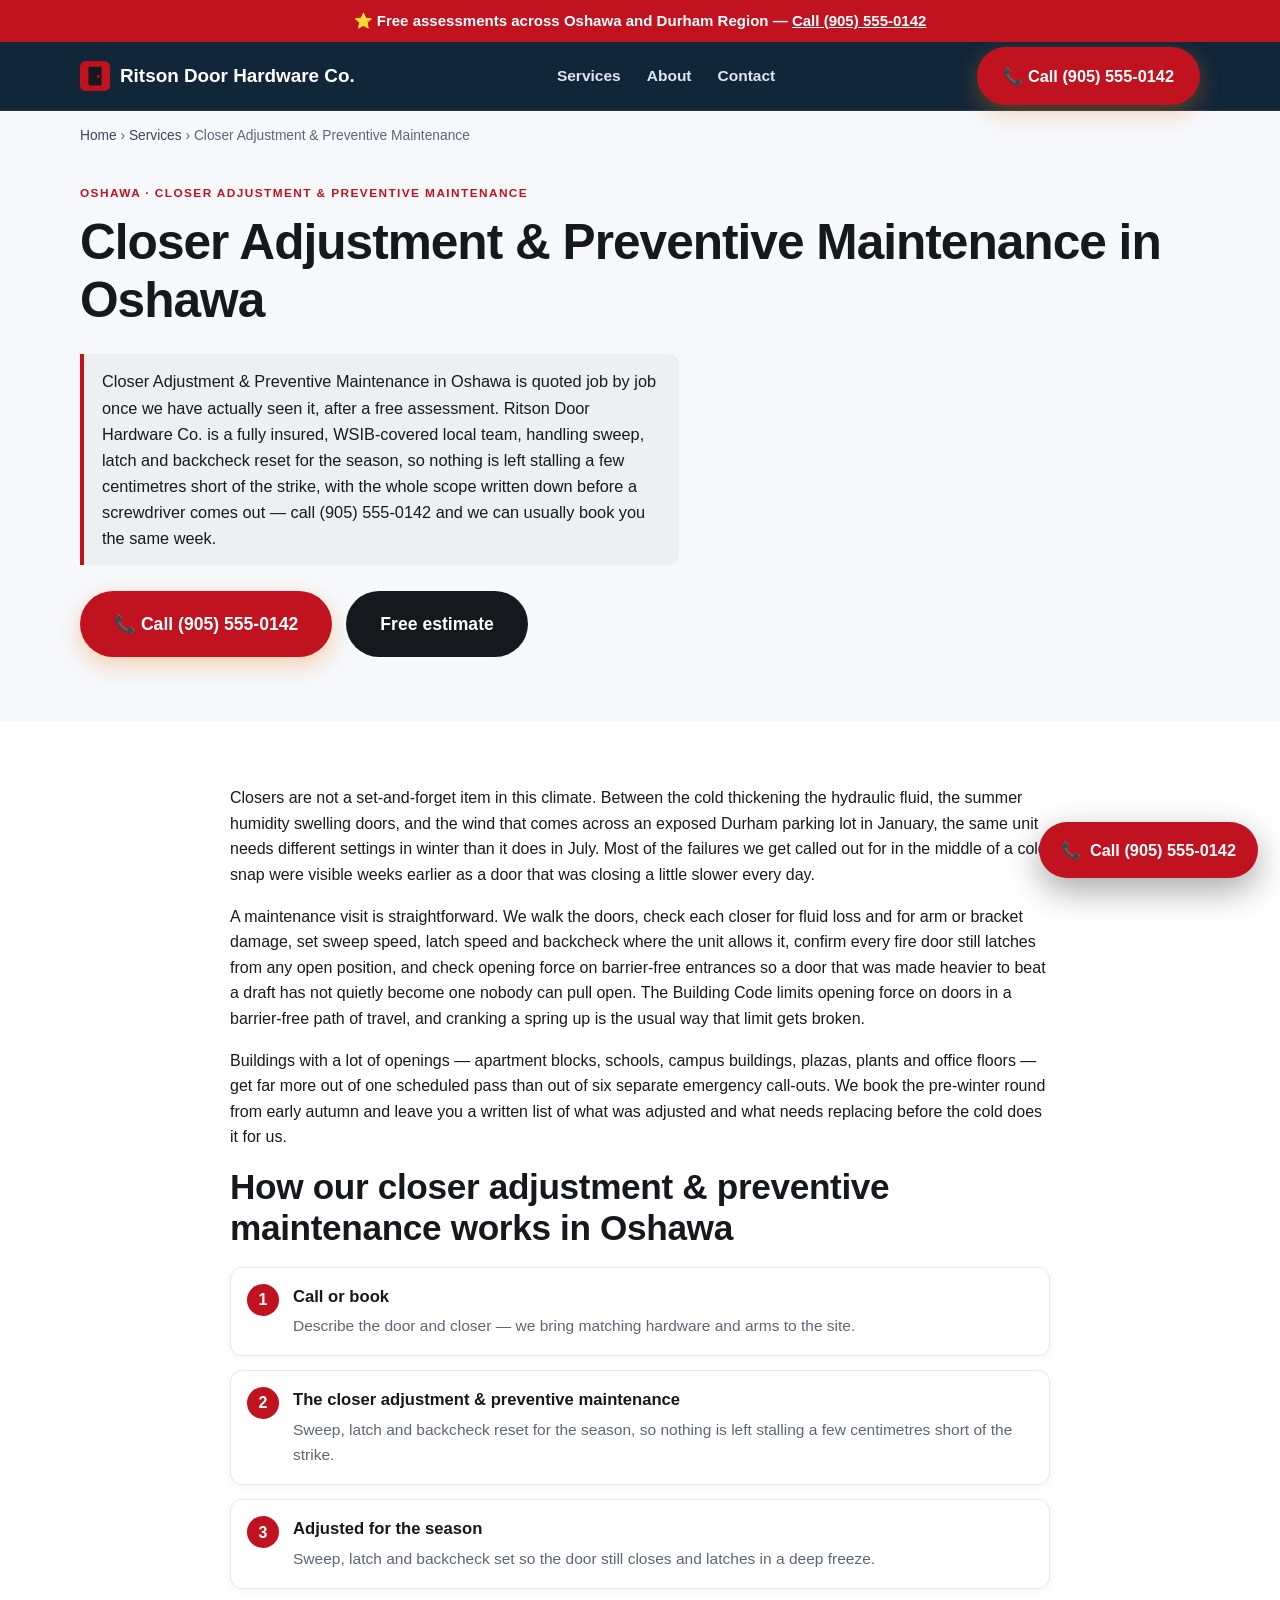
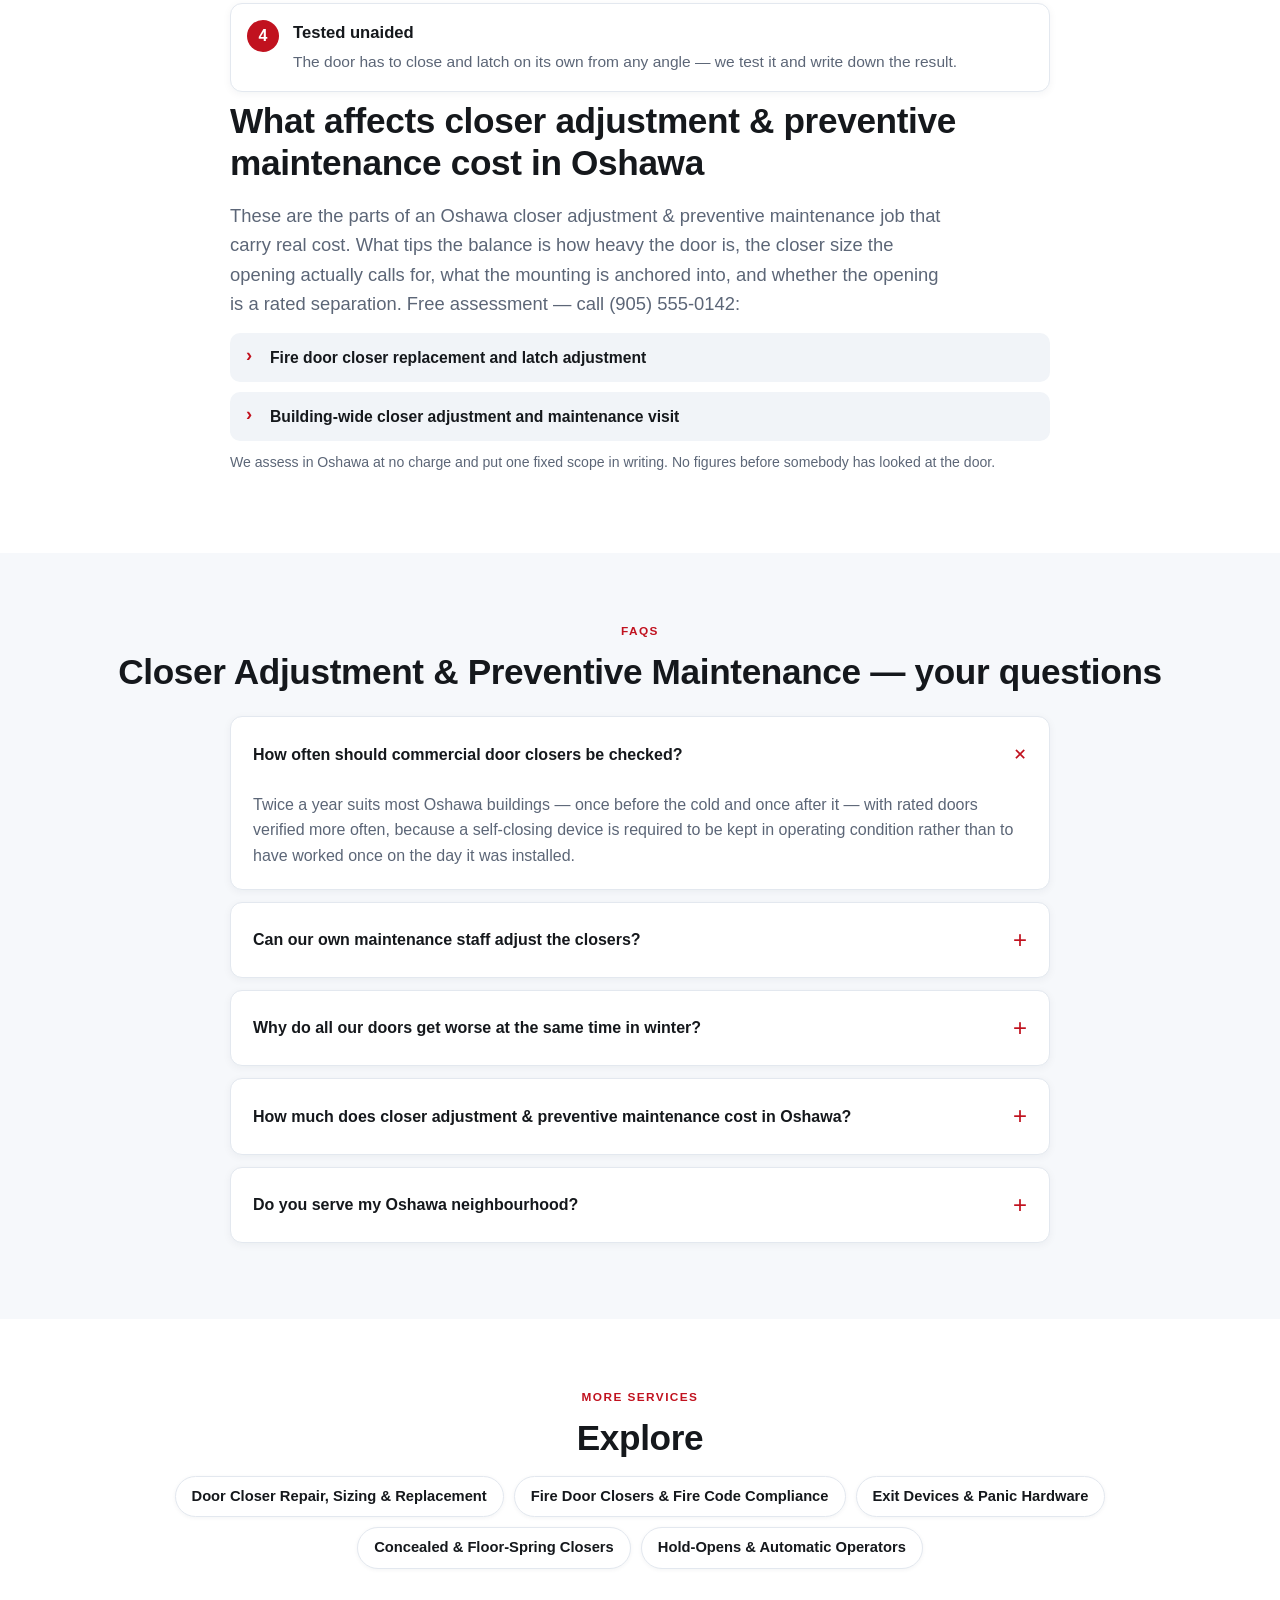
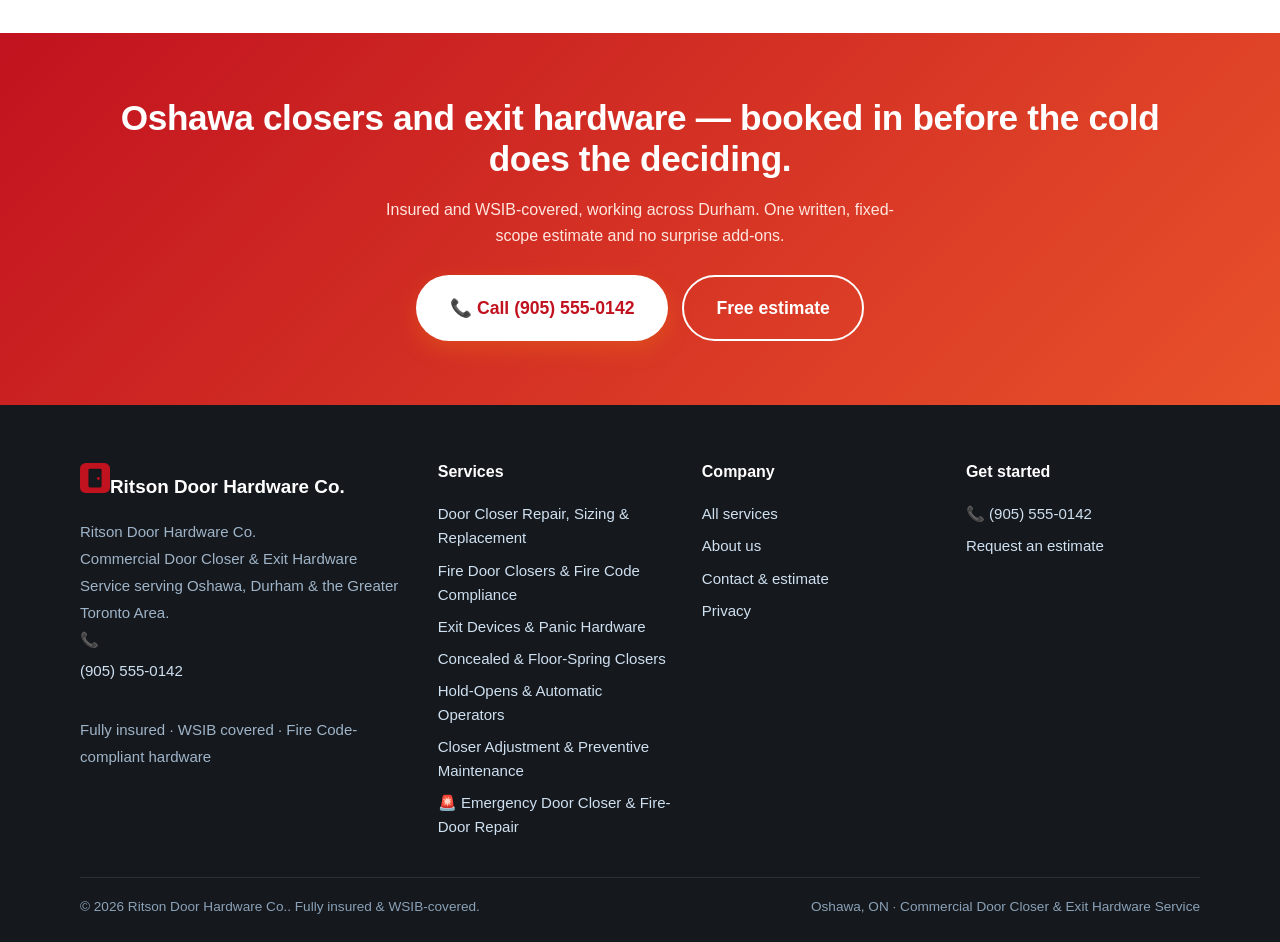
<file: services/closer-adjustment-maintenance/index.html>
<!DOCTYPE html><html lang="en-CA"><head>
<meta charset="utf-8"><meta name="viewport" content="width=device-width, initial-scale=1, viewport-fit=cover">
<title>Closer Adjustment &amp; Preventive Maintenance in Oshawa</title><meta name="description" content="Closer Adjustment &amp; Preventive Maintenance in Oshawa, ON. Sweep, latch and backcheck reset for the season, so nothing is left stalling a few centimetres short.">
<link rel="canonical" href="https://www.oshawadoorcloser.com/services/closer-adjustment-maintenance/"><link rel="alternate" hreflang="en-CA" href="https://www.oshawadoorcloser.com/services/closer-adjustment-maintenance/"><link rel="alternate" hreflang="x-default" href="https://www.oshawadoorcloser.com/services/closer-adjustment-maintenance/">
<meta name="robots" content="index,follow,max-image-preview:large"><meta name="theme-color" content="#15181c">
<meta name="geo.region" content="CA-ON"><meta name="geo.placename" content="Oshawa"><meta name="geo.position" content="43.8971;-78.8658"><meta name="ICBM" content="43.8971, -78.8658">
<meta property="og:type" content="website"><meta property="og:site_name" content="Ritson Door Hardware Co."><meta property="og:title" content="Closer Adjustment &amp; Preventive Maintenance in Oshawa"><meta property="og:description" content="Closer Adjustment &amp; Preventive Maintenance in Oshawa, ON. Sweep, latch and backcheck reset for the season, so nothing is left stalling a few centimetres short."><meta property="og:url" content="https://www.oshawadoorcloser.com/services/closer-adjustment-maintenance/">
<meta property="og:image" content="https://www.oshawadoorcloser.com/assets/og.png"><meta property="og:image:type" content="image/png"><meta property="og:image:width" content="1200"><meta property="og:image:height" content="630"><meta property="og:image:alt" content="Ritson Door Hardware Co. — Commercial Door Closer &amp; Exit Hardware Service in Oshawa, ON"><meta property="og:locale" content="en_CA">
<meta name="twitter:card" content="summary_large_image"><meta name="twitter:title" content="Closer Adjustment &amp; Preventive Maintenance in Oshawa"><meta name="twitter:description" content="Closer Adjustment &amp; Preventive Maintenance in Oshawa, ON. Sweep, latch and backcheck reset for the season, so nothing is left stalling a few centimetres short."><meta name="twitter:image" content="https://www.oshawadoorcloser.com/assets/og.png">
<link rel="icon" href="/assets/favicon.svg" type="image/svg+xml"><link rel="icon" href="/favicon.ico" sizes="32x32"><link rel="apple-touch-icon" href="/assets/apple-touch-icon.png">
<link rel="preload" href="/css/styles.css" as="style"><link rel="stylesheet" href="/css/styles.css">
<script type="application/ld+json">{"@context":"https://schema.org","@graph":[{"@type":"Organization","@id":"https://www.oshawadoorcloser.com/#org","name":"Ritson Door Hardware Co.","url":"https://www.oshawadoorcloser.com/","logo":"https://www.oshawadoorcloser.com/assets/og.png","areaServed":{"@type":"City","name":"Oshawa"},"sameAs":["https://www.oshawadoorcloser.com/"]},{"@type":["HomeAndConstructionBusiness","LocalBusiness"],"@id":"https://www.oshawadoorcloser.com/#business","name":"Ritson Door Hardware Co.","image":"https://www.oshawadoorcloser.com/assets/og.png","url":"https://www.oshawadoorcloser.com/","telephone":"+19055550142","paymentAccepted":"Cash, Cheque, Credit Card, Interac e-Transfer","parentOrganization":{"@id":"https://www.oshawadoorcloser.com/#org"},"brand":{"@id":"https://www.oshawadoorcloser.com/#org"},"description":"Commercial Door Closer & Exit Hardware Service in Oshawa, ON — Fully insured, WSIB covered, Fire Code-compliant hardware. Priority same-day/next-day urgent response.","address":{"@type":"PostalAddress","addressLocality":"Oshawa","addressRegion":"ON","addressCountry":"CA"},"geo":{"@type":"GeoCoordinates","latitude":43.8971,"longitude":-78.8658},"areaServed":[{"@type":"City","name":"Oshawa"},{"@type":"GeoShape","circle":"43.8971 -78.8658 20000"}],"sameAs":["https://www.oshawadoorcloser.com/"],"hasMap":"https://www.google.com/maps?q=Oshawa%2C%20ON%2C%20Canada","openingHoursSpecification":[{"@type":"OpeningHoursSpecification","dayOfWeek":["Monday","Tuesday","Wednesday","Thursday","Friday"],"opens":"07:00","closes":"18:00"},{"@type":"OpeningHoursSpecification","dayOfWeek":["Saturday"],"opens":"08:00","closes":"15:00"}],"knowsAbout":["commercial door closer & exit hardware service","door closer repair and replacement","fire door self-closing devices","exit and panic hardware","Ontario Fire Code door maintenance","cold-weather closer adjustment","door closer repair, sizing & replacement","fire door closers & fire code compliance","exit devices & panic hardware","concealed & floor-spring closers","hold-opens & automatic operators","closer adjustment & preventive maintenance","Oshawa, ON service area"],"hasOfferCatalog":{"@type":"OfferCatalog","name":"Commercial Door Closer & Exit Hardware Service in Oshawa, ON","itemListElement":[{"@type":"Offer","itemOffered":{"@type":"Service","name":"Door Closer Repair, Sizing & Replacement (Oshawa)","areaServed":{"@type":"City","name":"Oshawa"}}},{"@type":"Offer","itemOffered":{"@type":"Service","name":"Fire Door Closers & Fire Code Compliance (Oshawa)","areaServed":{"@type":"City","name":"Oshawa"}}},{"@type":"Offer","itemOffered":{"@type":"Service","name":"Exit Devices & Panic Hardware (Oshawa)","areaServed":{"@type":"City","name":"Oshawa"}}},{"@type":"Offer","itemOffered":{"@type":"Service","name":"Concealed & Floor-Spring Closers (Oshawa)","areaServed":{"@type":"City","name":"Oshawa"}}},{"@type":"Offer","itemOffered":{"@type":"Service","name":"Hold-Opens & Automatic Operators (Oshawa)","areaServed":{"@type":"City","name":"Oshawa"}}},{"@type":"Offer","itemOffered":{"@type":"Service","name":"Closer Adjustment & Preventive Maintenance (Oshawa)","areaServed":{"@type":"City","name":"Oshawa"}}}]}},{"@type":"Service","serviceType":"Closer Adjustment & Preventive Maintenance","name":"Closer Adjustment & Preventive Maintenance in Oshawa","description":"Sweep, latch and backcheck reset for the season, so nothing is left stalling a few centimetres short of the strike.","provider":{"@id":"https://www.oshawadoorcloser.com/#business"},"image":"https://www.oshawadoorcloser.com/assets/og.png","areaServed":{"@type":"City","name":"Oshawa"},"url":"https://www.oshawadoorcloser.com/services/closer-adjustment-maintenance/"},{"@type":"BreadcrumbList","itemListElement":[{"@type":"ListItem","position":1,"name":"Home","item":"https://www.oshawadoorcloser.com/"},{"@type":"ListItem","position":2,"name":"Services","item":"https://www.oshawadoorcloser.com/services/"},{"@type":"ListItem","position":3,"name":"Closer Adjustment & Preventive Maintenance","item":"https://www.oshawadoorcloser.com/services/closer-adjustment-maintenance/"}]},{"@type":"FAQPage","mainEntity":[{"@type":"Question","name":"How often should commercial door closers be checked?","acceptedAnswer":{"@type":"Answer","text":"Twice a year suits most Oshawa buildings — once before the cold and once after it — with rated doors verified more often, because a self-closing device is required to be kept in operating condition rather than to have worked once on the day it was installed."}},{"@type":"Question","name":"Can our own maintenance staff adjust the closers?","acceptedAnswer":{"@type":"Answer","text":"They can, and we will show them which valve does what while we are on site. What causes damage is guessing: sweep, latch and backcheck each control a different part of the swing, and backing one out too far dumps the remaining fluid and turns an adjustment into a replacement."}},{"@type":"Question","name":"Why do all our doors get worse at the same time in winter?","acceptedAnswer":{"@type":"Answer","text":"Because the same three things hit them at once — colder fluid moving more slowly through the valves, doors and frames that have shifted with the temperature, and wind loading on the exposed entrances. That is exactly why an autumn round is worth booking: you correct a predictable seasonal shift instead of reacting to it in a snowstorm."}},{"@type":"Question","name":"How much does closer adjustment & preventive maintenance cost in Oshawa?","acceptedAnswer":{"@type":"Answer","text":"A preventive round is scoped by building and opening count. We agree the scope before we start, and if a door turns out to need parts it goes on the written list rather than appearing on the invoice as a surprise. Call (905) 555-0142."}},{"@type":"Question","name":"Do you serve my Oshawa neighbourhood?","acceptedAnswer":{"@type":"Answer","text":"Yes — we cover Oshawa including Downtown Oshawa, O'Neill, McLaughlin, Vanier and the surrounding Durham area. Call (905) 555-0142 and we'll confirm scheduling for your street."}}]}]}</script>
</head><body><a class="skip" href="#main" style="position:absolute;left:-999px">Skip to content</a>
<div class="callstrip">⭐ Free assessments across Oshawa and Durham Region — <a href="tel:+19055550142">Call (905) 555-0142</a></div>
<header class="site"><div class="wrap nav"><a class="brand" href="/" aria-label="Ritson Door Hardware Co. home"><svg width="30" height="30" viewBox="0 0 32 32" fill="none" aria-hidden="true"><rect width="32" height="32" rx="6" fill="#c1121f"/><rect x="9" y="6" width="14" height="20" rx="1.5" fill="#15181c"/><circle cx="19.6" cy="16.5" r="1.5" fill="#c1121f"/></svg>Ritson Door Hardware Co.</a>
<nav class="nav-links" id="nav" aria-label="Main"><a href="/services/">Services</a><a href="/about/">About</a><a href="/contact/">Contact</a></nav>
<div class="nav-cta"><a class="btn btn-call" href="tel:+19055550142">📞 Call (905) 555-0142</a><button class="menu-btn" aria-label="Open menu" aria-expanded="false" aria-controls="nav"><span aria-hidden="true">☰</span></button></div>
</div></header><main id="main"><div class="wrap"><nav class="crumbs" aria-label="Breadcrumb"><a href="/">Home</a> › <a href="/services/">Services</a> › <span aria-current="page">Closer Adjustment &amp; Preventive Maintenance</span></nav></div><section class="section" style="padding-top:18px"><div class="wrap"><span class="eyebrow">Oshawa · Closer Adjustment &amp; Preventive Maintenance</span><h1>Closer Adjustment &amp; Preventive Maintenance in Oshawa</h1><p class="answer-capsule" data-answer>Closer Adjustment &amp; Preventive Maintenance in Oshawa is quoted job by job once we have actually seen it, after a free assessment. Ritson Door Hardware Co. is a fully insured, WSIB-covered local team, handling sweep, latch and backcheck reset for the season, so nothing is left stalling a few centimetres short of the strike, with the whole scope written down before a screwdriver comes out — call (905) 555-0142 and we can usually book you the same week.</p><div class="hero-cta"><a class="btn btn-call btn-lg" href="tel:+19055550142">📞 Call (905) 555-0142</a><a class="btn btn-dark btn-lg" href="/contact/" data-book>Free estimate</a></div></div></section>
<section class="section alt"><div class="wrap" style="max-width:860px"><p>Closers are not a set-and-forget item in this climate. Between the cold thickening the hydraulic fluid, the summer humidity swelling doors, and the wind that comes across an exposed Durham parking lot in January, the same unit needs different settings in winter than it does in July. Most of the failures we get called out for in the middle of a cold snap were visible weeks earlier as a door that was closing a little slower every day.</p><p>A maintenance visit is straightforward. We walk the doors, check each closer for fluid loss and for arm or bracket damage, set sweep speed, latch speed and backcheck where the unit allows it, confirm every fire door still latches from any open position, and check opening force on barrier-free entrances so a door that was made heavier to beat a draft has not quietly become one nobody can pull open. The Building Code limits opening force on doors in a barrier-free path of travel, and cranking a spring up is the usual way that limit gets broken.</p><p>Buildings with a lot of openings — apartment blocks, schools, campus buildings, plazas, plants and office floors — get far more out of one scheduled pass than out of six separate emergency call-outs. We book the pre-winter round from early autumn and leave you a written list of what was adjusted and what needs replacing before the cold does it for us.</p><h2>How our closer adjustment &amp; preventive maintenance works in Oshawa</h2><ol class="proc"><li><b>Call or book</b><span>Describe the door and closer — we bring matching hardware and arms to the site.</span></li><li><b>The closer adjustment &amp; preventive maintenance</b><span>Sweep, latch and backcheck reset for the season, so nothing is left stalling a few centimetres short of the strike.</span></li><li><b>Adjusted for the season</b><span>Sweep, latch and backcheck set so the door still closes and latches in a deep freeze.</span></li><li><b>Tested unaided</b><span>The door has to close and latch on its own from any angle — we test it and write down the result.</span></li></ol><h2>What affects closer adjustment &amp; preventive maintenance cost in Oshawa</h2><p class="lead" style="max-width:70ch;margin:0 0 14px">These are the parts of an Oshawa closer adjustment &amp; preventive maintenance job that carry real cost. What tips the balance is how heavy the door is, the closer size the opening actually calls for, what the mounting is anchored into, and whether the opening is a rated separation. Free assessment — call (905) 555-0142:</p><ul class="factors"><li><strong>Fire door closer replacement and latch adjustment</strong></li><li><strong>Building-wide closer adjustment and maintenance visit</strong></li></ul><p class="price-note">We assess in Oshawa at no charge and put one fixed scope in writing. No figures before somebody has looked at the door.</p></div></section>
<section class="section"><div class="wrap center"><span class="eyebrow">FAQs</span><h2>Closer Adjustment &amp; Preventive Maintenance — your questions</h2></div><div class="wrap" style="margin-top:24px"><div class="faq" style="max-width:820px;margin:0 auto"><details open><summary>How often should commercial door closers be checked?</summary><p>Twice a year suits most Oshawa buildings — once before the cold and once after it — with rated doors verified more often, because a self-closing device is required to be kept in operating condition rather than to have worked once on the day it was installed.</p></details><details><summary>Can our own maintenance staff adjust the closers?</summary><p>They can, and we will show them which valve does what while we are on site. What causes damage is guessing: sweep, latch and backcheck each control a different part of the swing, and backing one out too far dumps the remaining fluid and turns an adjustment into a replacement.</p></details><details><summary>Why do all our doors get worse at the same time in winter?</summary><p>Because the same three things hit them at once — colder fluid moving more slowly through the valves, doors and frames that have shifted with the temperature, and wind loading on the exposed entrances. That is exactly why an autumn round is worth booking: you correct a predictable seasonal shift instead of reacting to it in a snowstorm.</p></details><details><summary>How much does closer adjustment &amp; preventive maintenance cost in Oshawa?</summary><p>A preventive round is scoped by building and opening count. We agree the scope before we start, and if a door turns out to need parts it goes on the written list rather than appearing on the invoice as a surprise. Call (905) 555-0142.</p></details><details><summary>Do you serve my Oshawa neighbourhood?</summary><p>Yes — we cover Oshawa including Downtown Oshawa, O&#39;Neill, McLaughlin, Vanier and the surrounding Durham area. Call (905) 555-0142 and we&#39;ll confirm scheduling for your street.</p></details></div></div></section>
<section class="section alt"><div class="wrap center"><span class="eyebrow">More services</span><h2>Explore</h2><div class="chips" style="justify-content:center;margin-top:16px"><a class="chip" href="/services/door-closer-repair/">Door Closer Repair, Sizing &amp; Replacement</a><a class="chip" href="/services/fire-door-closers/">Fire Door Closers &amp; Fire Code Compliance</a><a class="chip" href="/services/exit-devices-panic-hardware/">Exit Devices &amp; Panic Hardware</a><a class="chip" href="/services/concealed-floor-spring-closers/">Concealed &amp; Floor-Spring Closers</a><a class="chip" href="/services/hold-opens-automatic-operators/">Hold-Opens &amp; Automatic Operators</a></div></div></section>
<section class="section cta-band"><div class="wrap"><h2>Oshawa closers and exit hardware — booked in before the cold does the deciding.</h2><p>Insured and WSIB-covered, working across Durham. One written, fixed-scope estimate and no surprise add-ons.</p><div class="hero-cta" style="justify-content:center"><a class="btn btn-call btn-lg" href="tel:+19055550142">📞 Call (905) 555-0142</a><a class="btn btn-ghost btn-lg" href="/contact/" data-book>Free estimate</a></div></div></section></main><footer class="site"><div class="wrap"><div class="cols">
<div><a class="brand" href="/" aria-label="Ritson Door Hardware Co. home"><svg width="30" height="30" viewBox="0 0 32 32" fill="none" aria-hidden="true"><rect width="32" height="32" rx="6" fill="#c1121f"/><rect x="9" y="6" width="14" height="20" rx="1.5" fill="#15181c"/><circle cx="19.6" cy="16.5" r="1.5" fill="#c1121f"/></svg>Ritson Door Hardware Co.</a><address class="nap" style="font-style:normal">Ritson Door Hardware Co.<br>Commercial Door Closer &amp; Exit Hardware Service serving Oshawa, Durham &amp; the Greater Toronto Area.<br>📞 <a href="tel:+19055550142">(905) 555-0142</a><br>Fully insured · WSIB covered · Fire Code-compliant hardware</address></div>
<div><h4>Services</h4><a href="/services/door-closer-repair/">Door Closer Repair, Sizing &amp; Replacement</a><a href="/services/fire-door-closers/">Fire Door Closers &amp; Fire Code Compliance</a><a href="/services/exit-devices-panic-hardware/">Exit Devices &amp; Panic Hardware</a><a href="/services/concealed-floor-spring-closers/">Concealed &amp; Floor-Spring Closers</a><a href="/services/hold-opens-automatic-operators/">Hold-Opens &amp; Automatic Operators</a><a href="/services/closer-adjustment-maintenance/">Closer Adjustment &amp; Preventive Maintenance</a><a href="/services/emergency-door-closer-repair/">🚨 Emergency Door Closer &amp; Fire-Door Repair</a></div>
<div><h4>Company</h4><a href="/services/">All services</a><a href="/about/">About us</a><a href="/contact/">Contact &amp; estimate</a><a href="/privacy/">Privacy</a></div>
<div><h4>Get started</h4><a href="tel:+19055550142">📞 (905) 555-0142</a><a href="/contact/" data-book>Request an estimate</a></div>
</div><div class="legal"><span>© 2026 Ritson Door Hardware Co.. Fully insured &amp; WSIB-covered.</span><span>Oshawa, ON · Commercial Door Closer &amp; Exit Hardware Service</span></div></div></footer><a class="fab-call" href="tel:+19055550142" aria-label="Call Ritson Door Hardware Co."><span aria-hidden="true">📞</span> Call (905) 555-0142</a>
<div class="callbar"><a class="btn btn-call" href="tel:+19055550142">📞 Call now</a><a class="btn btn-dark" href="/contact/" data-book>Free estimate</a></div>
<script src="/js/main.js" defer></script></body></html>
</file>
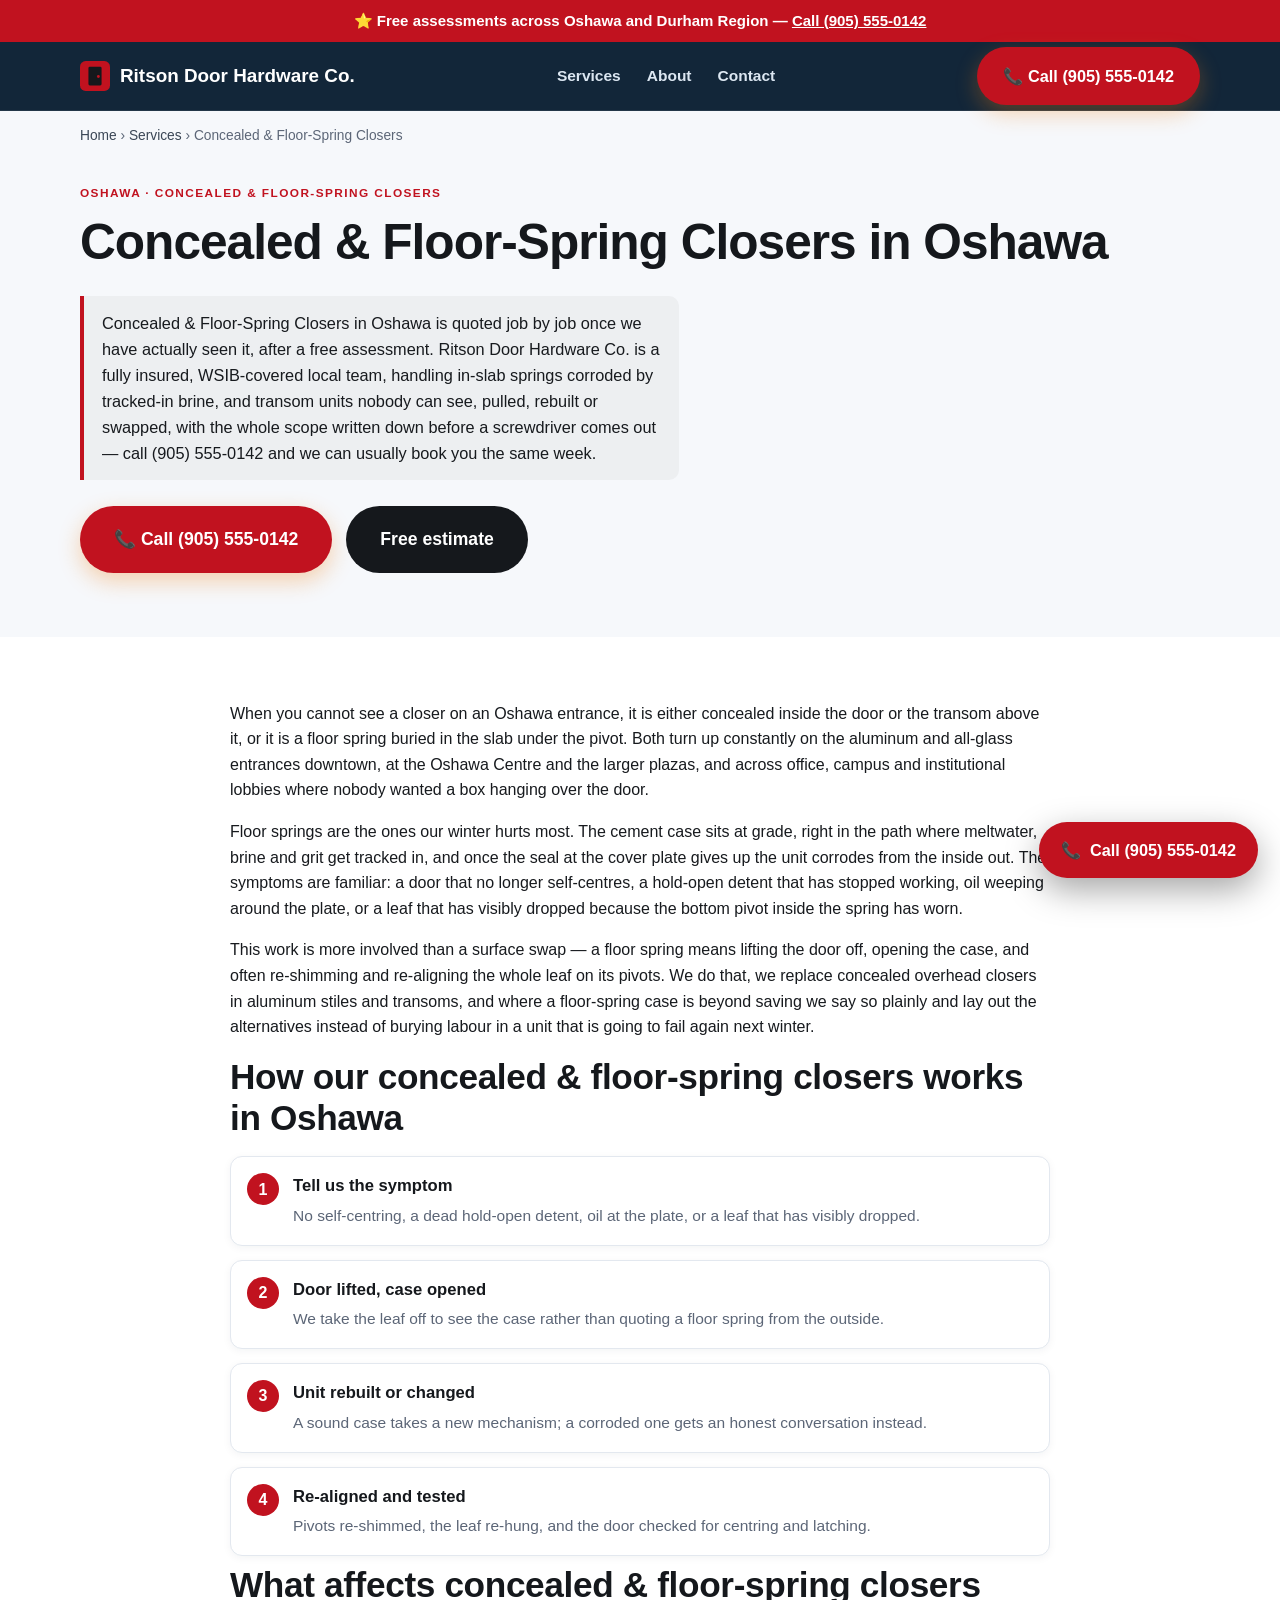
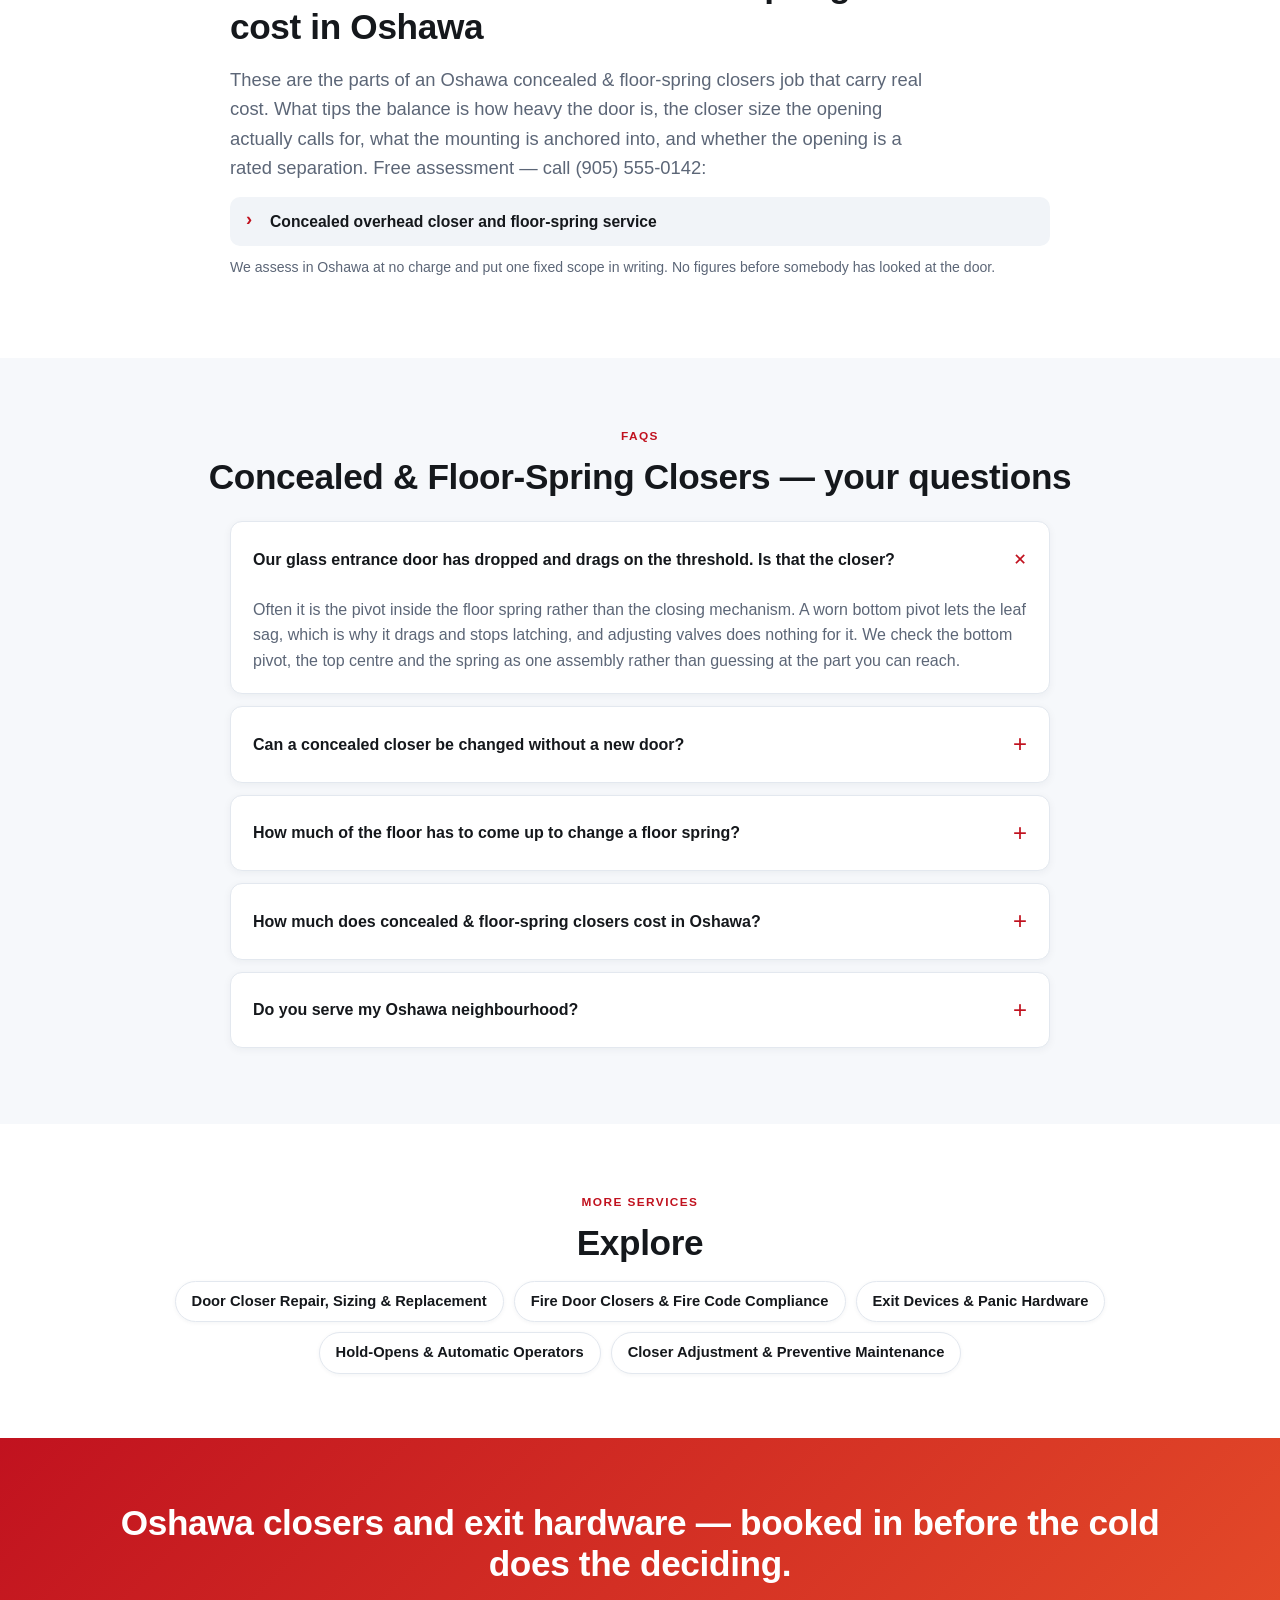
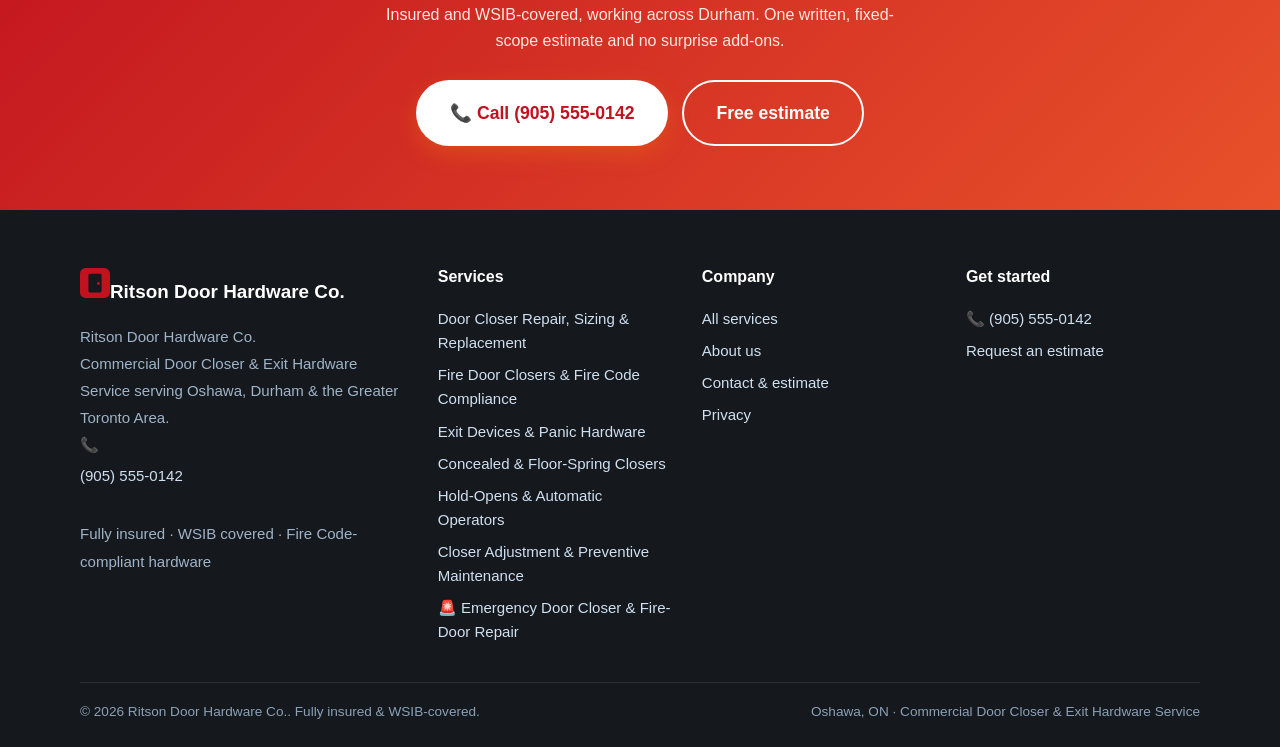
<file: services/concealed-floor-spring-closers/index.html>
<!DOCTYPE html><html lang="en-CA"><head>
<meta charset="utf-8"><meta name="viewport" content="width=device-width, initial-scale=1, viewport-fit=cover">
<title>Concealed &amp; Floor-Spring Closers in Oshawa</title><meta name="description" content="Concealed &amp; Floor-Spring Closers in Oshawa, ON. In-slab springs corroded by tracked-in brine, and transom units nobody can see, pulled, rebuilt or swapped.">
<link rel="canonical" href="https://www.oshawadoorcloser.com/services/concealed-floor-spring-closers/"><link rel="alternate" hreflang="en-CA" href="https://www.oshawadoorcloser.com/services/concealed-floor-spring-closers/"><link rel="alternate" hreflang="x-default" href="https://www.oshawadoorcloser.com/services/concealed-floor-spring-closers/">
<meta name="robots" content="index,follow,max-image-preview:large"><meta name="theme-color" content="#15181c">
<meta name="geo.region" content="CA-ON"><meta name="geo.placename" content="Oshawa"><meta name="geo.position" content="43.8971;-78.8658"><meta name="ICBM" content="43.8971, -78.8658">
<meta property="og:type" content="website"><meta property="og:site_name" content="Ritson Door Hardware Co."><meta property="og:title" content="Concealed &amp; Floor-Spring Closers in Oshawa"><meta property="og:description" content="Concealed &amp; Floor-Spring Closers in Oshawa, ON. In-slab springs corroded by tracked-in brine, and transom units nobody can see, pulled, rebuilt or swapped."><meta property="og:url" content="https://www.oshawadoorcloser.com/services/concealed-floor-spring-closers/">
<meta property="og:image" content="https://www.oshawadoorcloser.com/assets/og.png"><meta property="og:image:type" content="image/png"><meta property="og:image:width" content="1200"><meta property="og:image:height" content="630"><meta property="og:image:alt" content="Ritson Door Hardware Co. — Commercial Door Closer &amp; Exit Hardware Service in Oshawa, ON"><meta property="og:locale" content="en_CA">
<meta name="twitter:card" content="summary_large_image"><meta name="twitter:title" content="Concealed &amp; Floor-Spring Closers in Oshawa"><meta name="twitter:description" content="Concealed &amp; Floor-Spring Closers in Oshawa, ON. In-slab springs corroded by tracked-in brine, and transom units nobody can see, pulled, rebuilt or swapped."><meta name="twitter:image" content="https://www.oshawadoorcloser.com/assets/og.png">
<link rel="icon" href="/assets/favicon.svg" type="image/svg+xml"><link rel="icon" href="/favicon.ico" sizes="32x32"><link rel="apple-touch-icon" href="/assets/apple-touch-icon.png">
<link rel="preload" href="/css/styles.css" as="style"><link rel="stylesheet" href="/css/styles.css">
<script type="application/ld+json">{"@context":"https://schema.org","@graph":[{"@type":"Organization","@id":"https://www.oshawadoorcloser.com/#org","name":"Ritson Door Hardware Co.","url":"https://www.oshawadoorcloser.com/","logo":"https://www.oshawadoorcloser.com/assets/og.png","areaServed":{"@type":"City","name":"Oshawa"},"sameAs":["https://www.oshawadoorcloser.com/"]},{"@type":["HomeAndConstructionBusiness","LocalBusiness"],"@id":"https://www.oshawadoorcloser.com/#business","name":"Ritson Door Hardware Co.","image":"https://www.oshawadoorcloser.com/assets/og.png","url":"https://www.oshawadoorcloser.com/","telephone":"+19055550142","paymentAccepted":"Cash, Cheque, Credit Card, Interac e-Transfer","parentOrganization":{"@id":"https://www.oshawadoorcloser.com/#org"},"brand":{"@id":"https://www.oshawadoorcloser.com/#org"},"description":"Commercial Door Closer & Exit Hardware Service in Oshawa, ON — Fully insured, WSIB covered, Fire Code-compliant hardware. Priority same-day/next-day urgent response.","address":{"@type":"PostalAddress","addressLocality":"Oshawa","addressRegion":"ON","addressCountry":"CA"},"geo":{"@type":"GeoCoordinates","latitude":43.8971,"longitude":-78.8658},"areaServed":[{"@type":"City","name":"Oshawa"},{"@type":"GeoShape","circle":"43.8971 -78.8658 20000"}],"sameAs":["https://www.oshawadoorcloser.com/"],"hasMap":"https://www.google.com/maps?q=Oshawa%2C%20ON%2C%20Canada","openingHoursSpecification":[{"@type":"OpeningHoursSpecification","dayOfWeek":["Monday","Tuesday","Wednesday","Thursday","Friday"],"opens":"07:00","closes":"18:00"},{"@type":"OpeningHoursSpecification","dayOfWeek":["Saturday"],"opens":"08:00","closes":"15:00"}],"knowsAbout":["commercial door closer & exit hardware service","door closer repair and replacement","fire door self-closing devices","exit and panic hardware","Ontario Fire Code door maintenance","cold-weather closer adjustment","door closer repair, sizing & replacement","fire door closers & fire code compliance","exit devices & panic hardware","concealed & floor-spring closers","hold-opens & automatic operators","closer adjustment & preventive maintenance","Oshawa, ON service area"],"hasOfferCatalog":{"@type":"OfferCatalog","name":"Commercial Door Closer & Exit Hardware Service in Oshawa, ON","itemListElement":[{"@type":"Offer","itemOffered":{"@type":"Service","name":"Door Closer Repair, Sizing & Replacement (Oshawa)","areaServed":{"@type":"City","name":"Oshawa"}}},{"@type":"Offer","itemOffered":{"@type":"Service","name":"Fire Door Closers & Fire Code Compliance (Oshawa)","areaServed":{"@type":"City","name":"Oshawa"}}},{"@type":"Offer","itemOffered":{"@type":"Service","name":"Exit Devices & Panic Hardware (Oshawa)","areaServed":{"@type":"City","name":"Oshawa"}}},{"@type":"Offer","itemOffered":{"@type":"Service","name":"Concealed & Floor-Spring Closers (Oshawa)","areaServed":{"@type":"City","name":"Oshawa"}}},{"@type":"Offer","itemOffered":{"@type":"Service","name":"Hold-Opens & Automatic Operators (Oshawa)","areaServed":{"@type":"City","name":"Oshawa"}}},{"@type":"Offer","itemOffered":{"@type":"Service","name":"Closer Adjustment & Preventive Maintenance (Oshawa)","areaServed":{"@type":"City","name":"Oshawa"}}}]}},{"@type":"Service","serviceType":"Concealed & Floor-Spring Closers","name":"Concealed & Floor-Spring Closers in Oshawa","description":"In-slab springs corroded by tracked-in brine, and transom units nobody can see, pulled, rebuilt or swapped.","provider":{"@id":"https://www.oshawadoorcloser.com/#business"},"image":"https://www.oshawadoorcloser.com/assets/og.png","areaServed":{"@type":"City","name":"Oshawa"},"url":"https://www.oshawadoorcloser.com/services/concealed-floor-spring-closers/"},{"@type":"BreadcrumbList","itemListElement":[{"@type":"ListItem","position":1,"name":"Home","item":"https://www.oshawadoorcloser.com/"},{"@type":"ListItem","position":2,"name":"Services","item":"https://www.oshawadoorcloser.com/services/"},{"@type":"ListItem","position":3,"name":"Concealed & Floor-Spring Closers","item":"https://www.oshawadoorcloser.com/services/concealed-floor-spring-closers/"}]},{"@type":"FAQPage","mainEntity":[{"@type":"Question","name":"Our glass entrance door has dropped and drags on the threshold. Is that the closer?","acceptedAnswer":{"@type":"Answer","text":"Often it is the pivot inside the floor spring rather than the closing mechanism. A worn bottom pivot lets the leaf sag, which is why it drags and stops latching, and adjusting valves does nothing for it. We check the bottom pivot, the top centre and the spring as one assembly rather than guessing at the part you can reach."}},{"@type":"Question","name":"Can a concealed closer be changed without a new door?","acceptedAnswer":{"@type":"Answer","text":"Usually, yes. An overhead concealed unit in an aluminum stile or a transom can normally be swapped into the existing prep, and we template to match. If the prep was cut for a model that no longer exists we confirm exactly what fits before anything comes off the frame — that is the step people skip and regret."}},{"@type":"Question","name":"How much of the floor has to come up to change a floor spring?","acceptedAnswer":{"@type":"Answer","text":"Less than most people fear, if the cement case is sound. The door comes off, the cover plate lifts, and the mechanism comes out of the case that is already set in the slab. Concrete work only enters the picture when the case itself has corroded through or was never the right one — and we will tell you that before we start, not halfway through."}},{"@type":"Question","name":"How much does concealed & floor-spring closers cost in Oshawa?","acceptedAnswer":{"@type":"Answer","text":"Floor spring and concealed work is priced after we have identified the unit and checked the cement case, because that is what decides whether it is a mechanism swap or something larger. We tell you which before you commit. Call (905) 555-0142."}},{"@type":"Question","name":"Do you serve my Oshawa neighbourhood?","acceptedAnswer":{"@type":"Answer","text":"Yes — we cover Oshawa including Downtown Oshawa, O'Neill, McLaughlin, Vanier and the surrounding Durham area. Call (905) 555-0142 and we'll confirm scheduling for your street."}}]}]}</script>
</head><body><a class="skip" href="#main" style="position:absolute;left:-999px">Skip to content</a>
<div class="callstrip">⭐ Free assessments across Oshawa and Durham Region — <a href="tel:+19055550142">Call (905) 555-0142</a></div>
<header class="site"><div class="wrap nav"><a class="brand" href="/" aria-label="Ritson Door Hardware Co. home"><svg width="30" height="30" viewBox="0 0 32 32" fill="none" aria-hidden="true"><rect width="32" height="32" rx="6" fill="#c1121f"/><rect x="9" y="6" width="14" height="20" rx="1.5" fill="#15181c"/><circle cx="19.6" cy="16.5" r="1.5" fill="#c1121f"/></svg>Ritson Door Hardware Co.</a>
<nav class="nav-links" id="nav" aria-label="Main"><a href="/services/">Services</a><a href="/about/">About</a><a href="/contact/">Contact</a></nav>
<div class="nav-cta"><a class="btn btn-call" href="tel:+19055550142">📞 Call (905) 555-0142</a><button class="menu-btn" aria-label="Open menu" aria-expanded="false" aria-controls="nav"><span aria-hidden="true">☰</span></button></div>
</div></header><main id="main"><div class="wrap"><nav class="crumbs" aria-label="Breadcrumb"><a href="/">Home</a> › <a href="/services/">Services</a> › <span aria-current="page">Concealed &amp; Floor-Spring Closers</span></nav></div><section class="section" style="padding-top:18px"><div class="wrap"><span class="eyebrow">Oshawa · Concealed &amp; Floor-Spring Closers</span><h1>Concealed &amp; Floor-Spring Closers in Oshawa</h1><p class="answer-capsule" data-answer>Concealed &amp; Floor-Spring Closers in Oshawa is quoted job by job once we have actually seen it, after a free assessment. Ritson Door Hardware Co. is a fully insured, WSIB-covered local team, handling in-slab springs corroded by tracked-in brine, and transom units nobody can see, pulled, rebuilt or swapped, with the whole scope written down before a screwdriver comes out — call (905) 555-0142 and we can usually book you the same week.</p><div class="hero-cta"><a class="btn btn-call btn-lg" href="tel:+19055550142">📞 Call (905) 555-0142</a><a class="btn btn-dark btn-lg" href="/contact/" data-book>Free estimate</a></div></div></section>
<section class="section alt"><div class="wrap" style="max-width:860px"><p>When you cannot see a closer on an Oshawa entrance, it is either concealed inside the door or the transom above it, or it is a floor spring buried in the slab under the pivot. Both turn up constantly on the aluminum and all-glass entrances downtown, at the Oshawa Centre and the larger plazas, and across office, campus and institutional lobbies where nobody wanted a box hanging over the door.</p><p>Floor springs are the ones our winter hurts most. The cement case sits at grade, right in the path where meltwater, brine and grit get tracked in, and once the seal at the cover plate gives up the unit corrodes from the inside out. The symptoms are familiar: a door that no longer self-centres, a hold-open detent that has stopped working, oil weeping around the plate, or a leaf that has visibly dropped because the bottom pivot inside the spring has worn.</p><p>This work is more involved than a surface swap — a floor spring means lifting the door off, opening the case, and often re-shimming and re-aligning the whole leaf on its pivots. We do that, we replace concealed overhead closers in aluminum stiles and transoms, and where a floor-spring case is beyond saving we say so plainly and lay out the alternatives instead of burying labour in a unit that is going to fail again next winter.</p><h2>How our concealed &amp; floor-spring closers works in Oshawa</h2><ol class="proc"><li><b>Tell us the symptom</b><span>No self-centring, a dead hold-open detent, oil at the plate, or a leaf that has visibly dropped.</span></li><li><b>Door lifted, case opened</b><span>We take the leaf off to see the case rather than quoting a floor spring from the outside.</span></li><li><b>Unit rebuilt or changed</b><span>A sound case takes a new mechanism; a corroded one gets an honest conversation instead.</span></li><li><b>Re-aligned and tested</b><span>Pivots re-shimmed, the leaf re-hung, and the door checked for centring and latching.</span></li></ol><h2>What affects concealed &amp; floor-spring closers cost in Oshawa</h2><p class="lead" style="max-width:70ch;margin:0 0 14px">These are the parts of an Oshawa concealed &amp; floor-spring closers job that carry real cost. What tips the balance is how heavy the door is, the closer size the opening actually calls for, what the mounting is anchored into, and whether the opening is a rated separation. Free assessment — call (905) 555-0142:</p><ul class="factors"><li><strong>Concealed overhead closer and floor-spring service</strong></li></ul><p class="price-note">We assess in Oshawa at no charge and put one fixed scope in writing. No figures before somebody has looked at the door.</p></div></section>
<section class="section"><div class="wrap center"><span class="eyebrow">FAQs</span><h2>Concealed &amp; Floor-Spring Closers — your questions</h2></div><div class="wrap" style="margin-top:24px"><div class="faq" style="max-width:820px;margin:0 auto"><details open><summary>Our glass entrance door has dropped and drags on the threshold. Is that the closer?</summary><p>Often it is the pivot inside the floor spring rather than the closing mechanism. A worn bottom pivot lets the leaf sag, which is why it drags and stops latching, and adjusting valves does nothing for it. We check the bottom pivot, the top centre and the spring as one assembly rather than guessing at the part you can reach.</p></details><details><summary>Can a concealed closer be changed without a new door?</summary><p>Usually, yes. An overhead concealed unit in an aluminum stile or a transom can normally be swapped into the existing prep, and we template to match. If the prep was cut for a model that no longer exists we confirm exactly what fits before anything comes off the frame — that is the step people skip and regret.</p></details><details><summary>How much of the floor has to come up to change a floor spring?</summary><p>Less than most people fear, if the cement case is sound. The door comes off, the cover plate lifts, and the mechanism comes out of the case that is already set in the slab. Concrete work only enters the picture when the case itself has corroded through or was never the right one — and we will tell you that before we start, not halfway through.</p></details><details><summary>How much does concealed &amp; floor-spring closers cost in Oshawa?</summary><p>Floor spring and concealed work is priced after we have identified the unit and checked the cement case, because that is what decides whether it is a mechanism swap or something larger. We tell you which before you commit. Call (905) 555-0142.</p></details><details><summary>Do you serve my Oshawa neighbourhood?</summary><p>Yes — we cover Oshawa including Downtown Oshawa, O&#39;Neill, McLaughlin, Vanier and the surrounding Durham area. Call (905) 555-0142 and we&#39;ll confirm scheduling for your street.</p></details></div></div></section>
<section class="section alt"><div class="wrap center"><span class="eyebrow">More services</span><h2>Explore</h2><div class="chips" style="justify-content:center;margin-top:16px"><a class="chip" href="/services/door-closer-repair/">Door Closer Repair, Sizing &amp; Replacement</a><a class="chip" href="/services/fire-door-closers/">Fire Door Closers &amp; Fire Code Compliance</a><a class="chip" href="/services/exit-devices-panic-hardware/">Exit Devices &amp; Panic Hardware</a><a class="chip" href="/services/hold-opens-automatic-operators/">Hold-Opens &amp; Automatic Operators</a><a class="chip" href="/services/closer-adjustment-maintenance/">Closer Adjustment &amp; Preventive Maintenance</a></div></div></section>
<section class="section cta-band"><div class="wrap"><h2>Oshawa closers and exit hardware — booked in before the cold does the deciding.</h2><p>Insured and WSIB-covered, working across Durham. One written, fixed-scope estimate and no surprise add-ons.</p><div class="hero-cta" style="justify-content:center"><a class="btn btn-call btn-lg" href="tel:+19055550142">📞 Call (905) 555-0142</a><a class="btn btn-ghost btn-lg" href="/contact/" data-book>Free estimate</a></div></div></section></main><footer class="site"><div class="wrap"><div class="cols">
<div><a class="brand" href="/" aria-label="Ritson Door Hardware Co. home"><svg width="30" height="30" viewBox="0 0 32 32" fill="none" aria-hidden="true"><rect width="32" height="32" rx="6" fill="#c1121f"/><rect x="9" y="6" width="14" height="20" rx="1.5" fill="#15181c"/><circle cx="19.6" cy="16.5" r="1.5" fill="#c1121f"/></svg>Ritson Door Hardware Co.</a><address class="nap" style="font-style:normal">Ritson Door Hardware Co.<br>Commercial Door Closer &amp; Exit Hardware Service serving Oshawa, Durham &amp; the Greater Toronto Area.<br>📞 <a href="tel:+19055550142">(905) 555-0142</a><br>Fully insured · WSIB covered · Fire Code-compliant hardware</address></div>
<div><h4>Services</h4><a href="/services/door-closer-repair/">Door Closer Repair, Sizing &amp; Replacement</a><a href="/services/fire-door-closers/">Fire Door Closers &amp; Fire Code Compliance</a><a href="/services/exit-devices-panic-hardware/">Exit Devices &amp; Panic Hardware</a><a href="/services/concealed-floor-spring-closers/">Concealed &amp; Floor-Spring Closers</a><a href="/services/hold-opens-automatic-operators/">Hold-Opens &amp; Automatic Operators</a><a href="/services/closer-adjustment-maintenance/">Closer Adjustment &amp; Preventive Maintenance</a><a href="/services/emergency-door-closer-repair/">🚨 Emergency Door Closer &amp; Fire-Door Repair</a></div>
<div><h4>Company</h4><a href="/services/">All services</a><a href="/about/">About us</a><a href="/contact/">Contact &amp; estimate</a><a href="/privacy/">Privacy</a></div>
<div><h4>Get started</h4><a href="tel:+19055550142">📞 (905) 555-0142</a><a href="/contact/" data-book>Request an estimate</a></div>
</div><div class="legal"><span>© 2026 Ritson Door Hardware Co.. Fully insured &amp; WSIB-covered.</span><span>Oshawa, ON · Commercial Door Closer &amp; Exit Hardware Service</span></div></div></footer><a class="fab-call" href="tel:+19055550142" aria-label="Call Ritson Door Hardware Co."><span aria-hidden="true">📞</span> Call (905) 555-0142</a>
<div class="callbar"><a class="btn btn-call" href="tel:+19055550142">📞 Call now</a><a class="btn btn-dark" href="/contact/" data-book>Free estimate</a></div>
<script src="/js/main.js" defer></script></body></html>
</file>
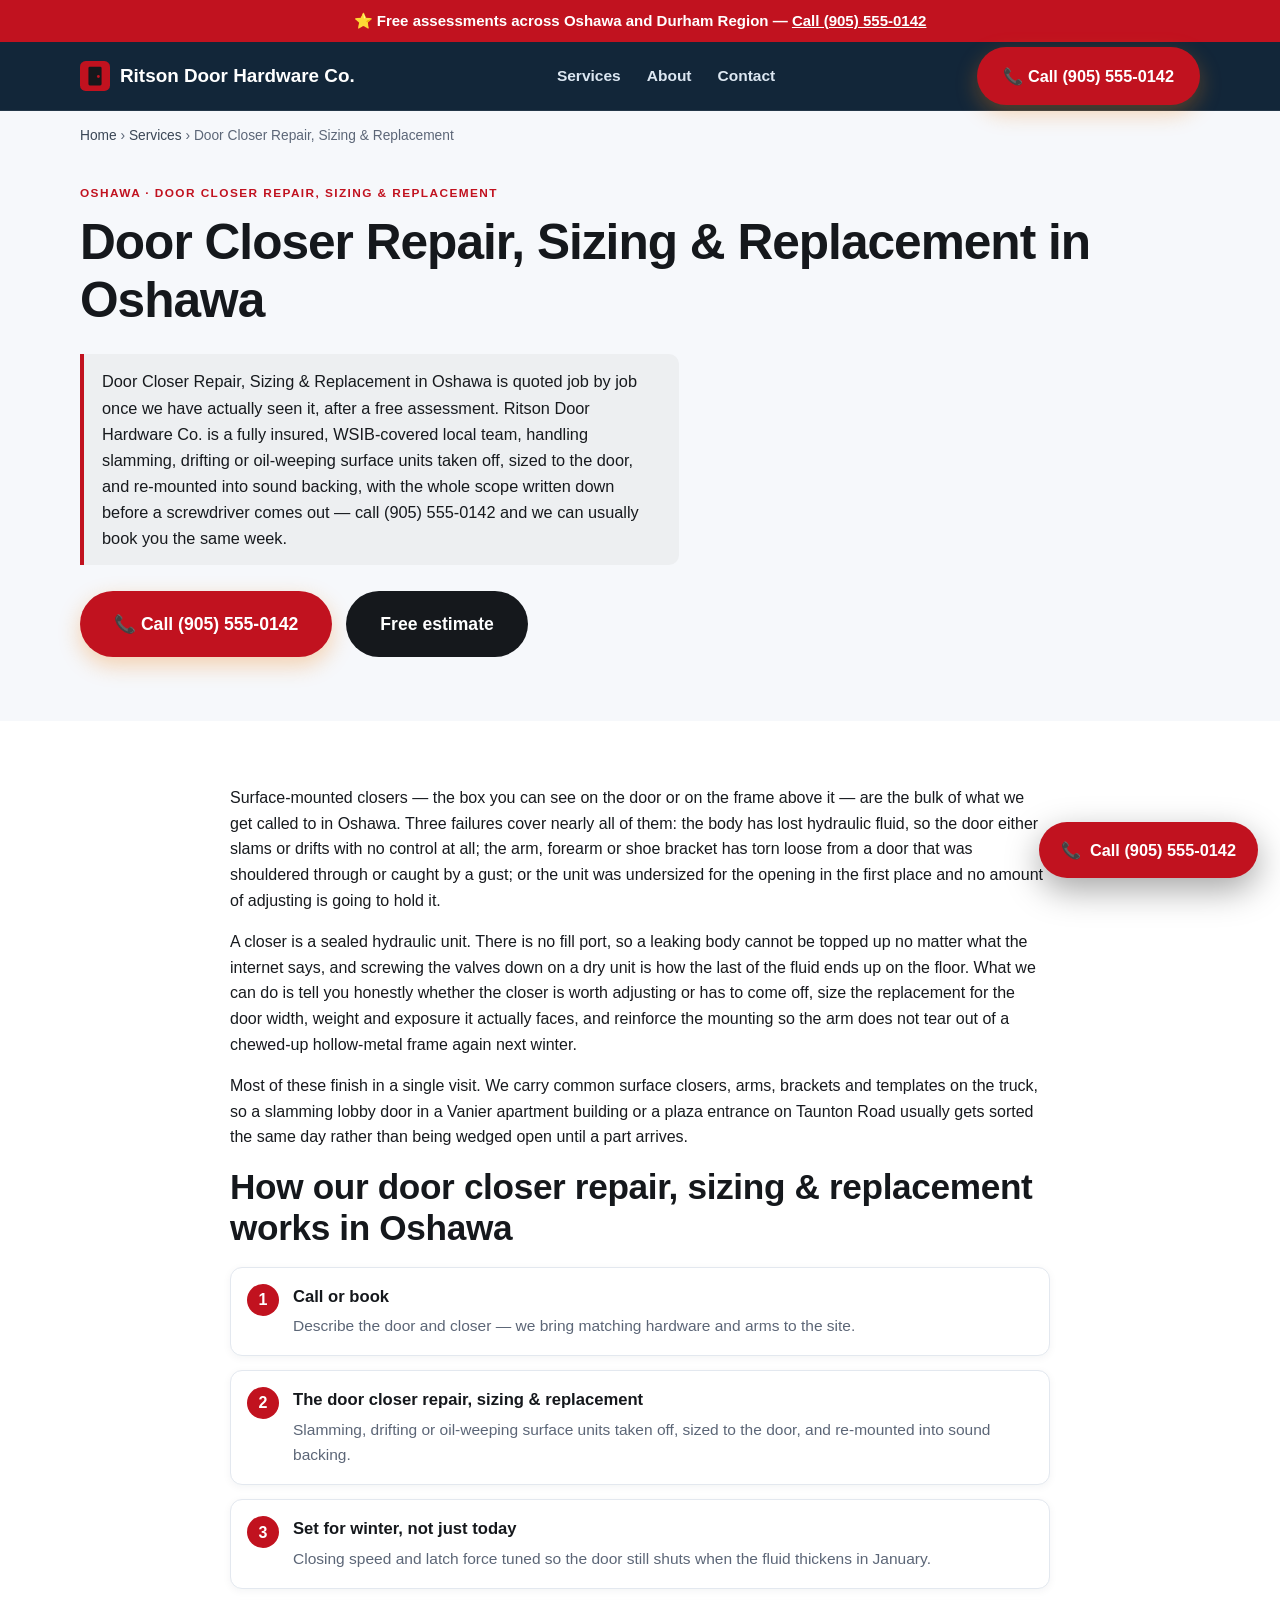
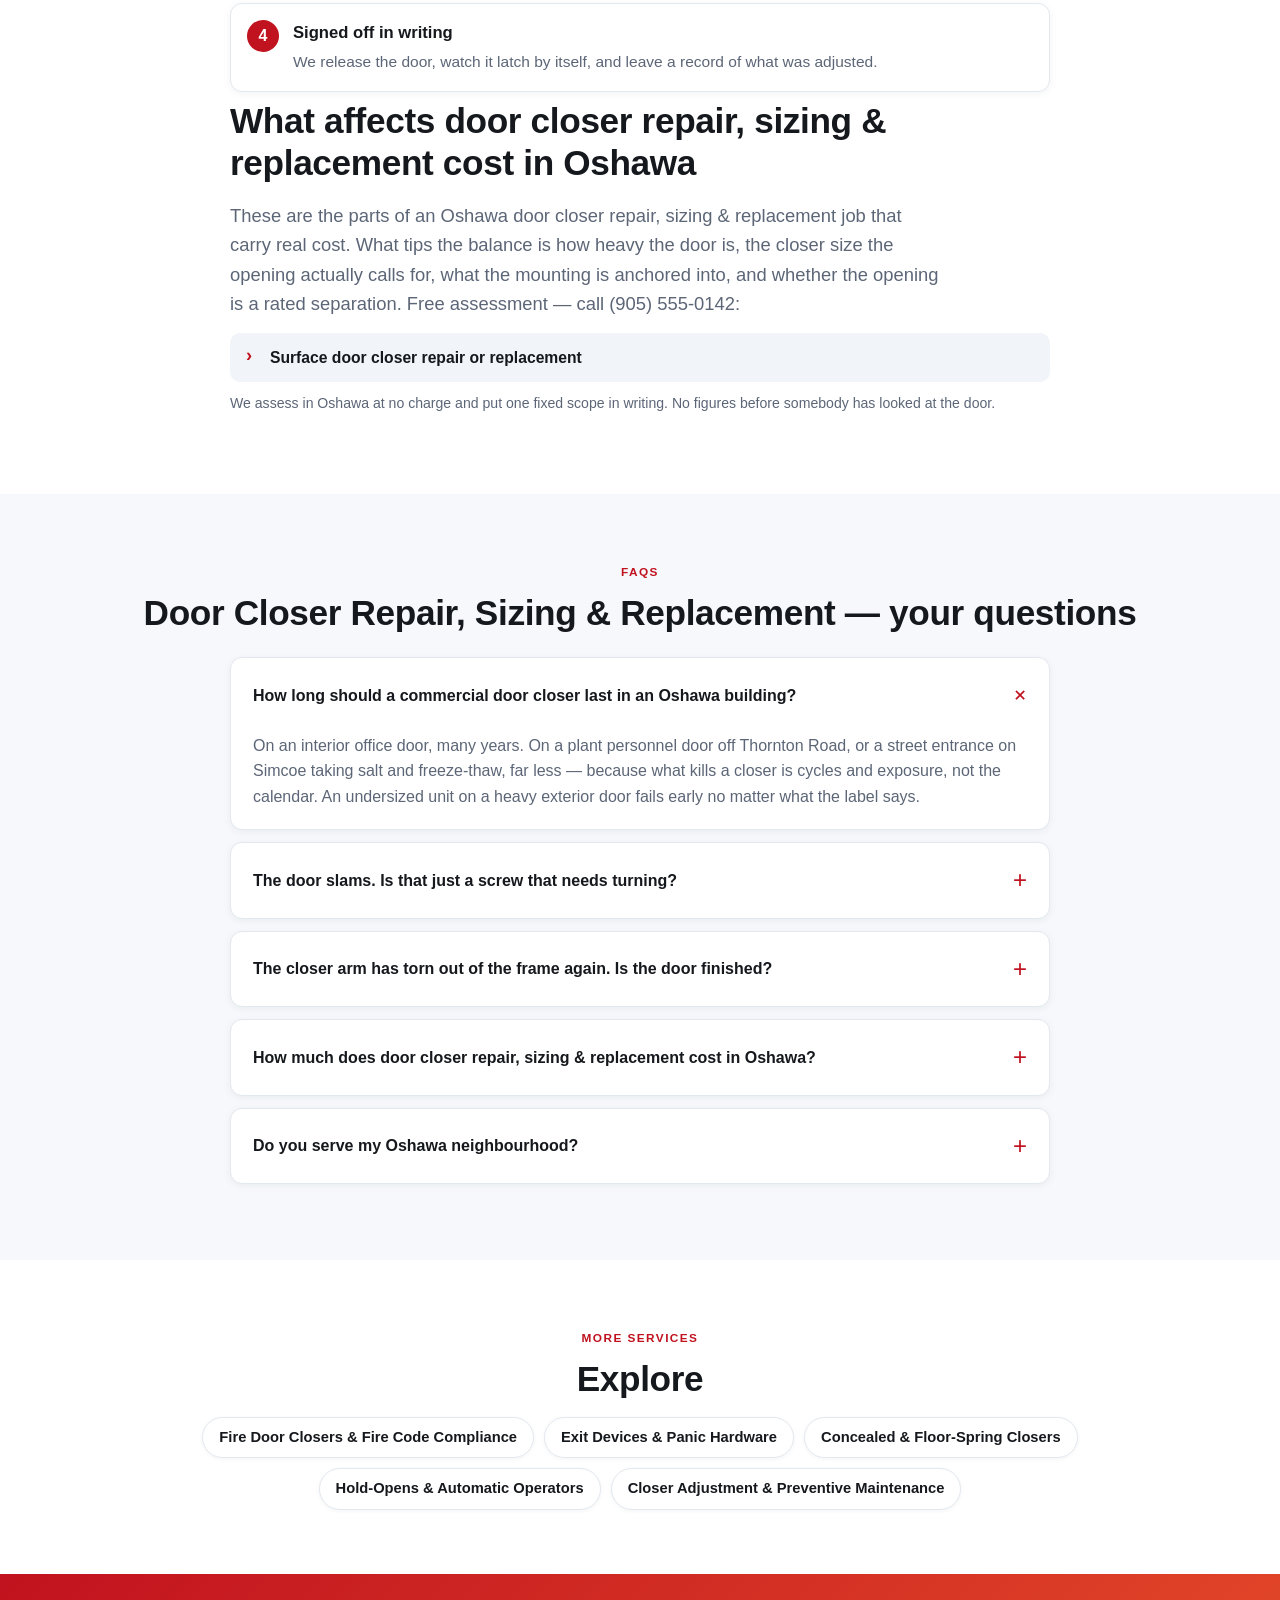
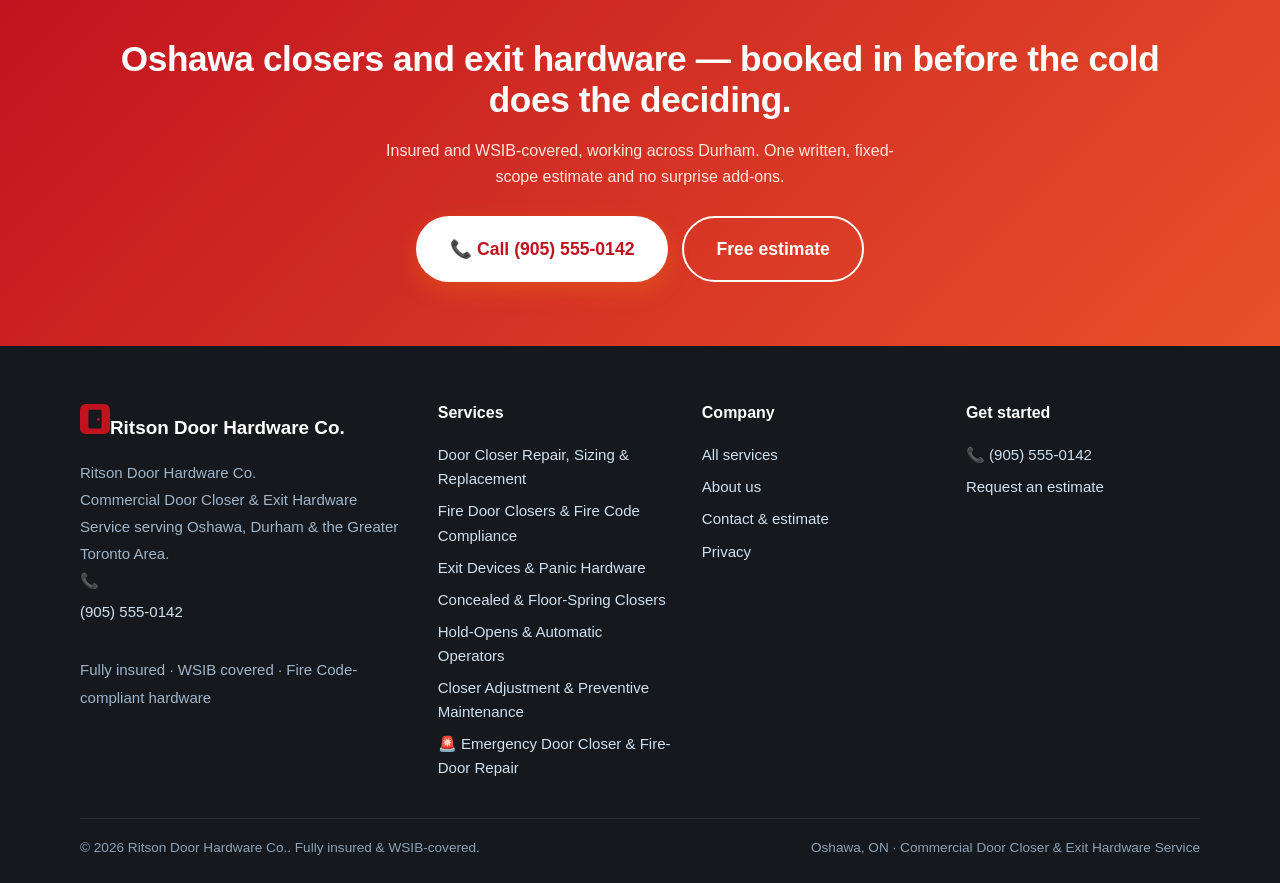
<file: services/door-closer-repair/index.html>
<!DOCTYPE html><html lang="en-CA"><head>
<meta charset="utf-8"><meta name="viewport" content="width=device-width, initial-scale=1, viewport-fit=cover">
<title>Door Closer Repair, Sizing &amp; Replacement in Oshawa</title><meta name="description" content="Door Closer Repair, Sizing &amp; Replacement in Oshawa, ON. Slamming, drifting or oil-weeping surface units taken off, sized to the door, and re-mounted into.">
<link rel="canonical" href="https://www.oshawadoorcloser.com/services/door-closer-repair/"><link rel="alternate" hreflang="en-CA" href="https://www.oshawadoorcloser.com/services/door-closer-repair/"><link rel="alternate" hreflang="x-default" href="https://www.oshawadoorcloser.com/services/door-closer-repair/">
<meta name="robots" content="index,follow,max-image-preview:large"><meta name="theme-color" content="#15181c">
<meta name="geo.region" content="CA-ON"><meta name="geo.placename" content="Oshawa"><meta name="geo.position" content="43.8971;-78.8658"><meta name="ICBM" content="43.8971, -78.8658">
<meta property="og:type" content="website"><meta property="og:site_name" content="Ritson Door Hardware Co."><meta property="og:title" content="Door Closer Repair, Sizing &amp; Replacement in Oshawa"><meta property="og:description" content="Door Closer Repair, Sizing &amp; Replacement in Oshawa, ON. Slamming, drifting or oil-weeping surface units taken off, sized to the door, and re-mounted into."><meta property="og:url" content="https://www.oshawadoorcloser.com/services/door-closer-repair/">
<meta property="og:image" content="https://www.oshawadoorcloser.com/assets/og.png"><meta property="og:image:type" content="image/png"><meta property="og:image:width" content="1200"><meta property="og:image:height" content="630"><meta property="og:image:alt" content="Ritson Door Hardware Co. — Commercial Door Closer &amp; Exit Hardware Service in Oshawa, ON"><meta property="og:locale" content="en_CA">
<meta name="twitter:card" content="summary_large_image"><meta name="twitter:title" content="Door Closer Repair, Sizing &amp; Replacement in Oshawa"><meta name="twitter:description" content="Door Closer Repair, Sizing &amp; Replacement in Oshawa, ON. Slamming, drifting or oil-weeping surface units taken off, sized to the door, and re-mounted into."><meta name="twitter:image" content="https://www.oshawadoorcloser.com/assets/og.png">
<link rel="icon" href="/assets/favicon.svg" type="image/svg+xml"><link rel="icon" href="/favicon.ico" sizes="32x32"><link rel="apple-touch-icon" href="/assets/apple-touch-icon.png">
<link rel="preload" href="/css/styles.css" as="style"><link rel="stylesheet" href="/css/styles.css">
<script type="application/ld+json">{"@context":"https://schema.org","@graph":[{"@type":"Organization","@id":"https://www.oshawadoorcloser.com/#org","name":"Ritson Door Hardware Co.","url":"https://www.oshawadoorcloser.com/","logo":"https://www.oshawadoorcloser.com/assets/og.png","areaServed":{"@type":"City","name":"Oshawa"},"sameAs":["https://www.oshawadoorcloser.com/"]},{"@type":["HomeAndConstructionBusiness","LocalBusiness"],"@id":"https://www.oshawadoorcloser.com/#business","name":"Ritson Door Hardware Co.","image":"https://www.oshawadoorcloser.com/assets/og.png","url":"https://www.oshawadoorcloser.com/","telephone":"+19055550142","paymentAccepted":"Cash, Cheque, Credit Card, Interac e-Transfer","parentOrganization":{"@id":"https://www.oshawadoorcloser.com/#org"},"brand":{"@id":"https://www.oshawadoorcloser.com/#org"},"description":"Commercial Door Closer & Exit Hardware Service in Oshawa, ON — Fully insured, WSIB covered, Fire Code-compliant hardware. Priority same-day/next-day urgent response.","address":{"@type":"PostalAddress","addressLocality":"Oshawa","addressRegion":"ON","addressCountry":"CA"},"geo":{"@type":"GeoCoordinates","latitude":43.8971,"longitude":-78.8658},"areaServed":[{"@type":"City","name":"Oshawa"},{"@type":"GeoShape","circle":"43.8971 -78.8658 20000"}],"sameAs":["https://www.oshawadoorcloser.com/"],"hasMap":"https://www.google.com/maps?q=Oshawa%2C%20ON%2C%20Canada","openingHoursSpecification":[{"@type":"OpeningHoursSpecification","dayOfWeek":["Monday","Tuesday","Wednesday","Thursday","Friday"],"opens":"07:00","closes":"18:00"},{"@type":"OpeningHoursSpecification","dayOfWeek":["Saturday"],"opens":"08:00","closes":"15:00"}],"knowsAbout":["commercial door closer & exit hardware service","door closer repair and replacement","fire door self-closing devices","exit and panic hardware","Ontario Fire Code door maintenance","cold-weather closer adjustment","door closer repair, sizing & replacement","fire door closers & fire code compliance","exit devices & panic hardware","concealed & floor-spring closers","hold-opens & automatic operators","closer adjustment & preventive maintenance","Oshawa, ON service area"],"hasOfferCatalog":{"@type":"OfferCatalog","name":"Commercial Door Closer & Exit Hardware Service in Oshawa, ON","itemListElement":[{"@type":"Offer","itemOffered":{"@type":"Service","name":"Door Closer Repair, Sizing & Replacement (Oshawa)","areaServed":{"@type":"City","name":"Oshawa"}}},{"@type":"Offer","itemOffered":{"@type":"Service","name":"Fire Door Closers & Fire Code Compliance (Oshawa)","areaServed":{"@type":"City","name":"Oshawa"}}},{"@type":"Offer","itemOffered":{"@type":"Service","name":"Exit Devices & Panic Hardware (Oshawa)","areaServed":{"@type":"City","name":"Oshawa"}}},{"@type":"Offer","itemOffered":{"@type":"Service","name":"Concealed & Floor-Spring Closers (Oshawa)","areaServed":{"@type":"City","name":"Oshawa"}}},{"@type":"Offer","itemOffered":{"@type":"Service","name":"Hold-Opens & Automatic Operators (Oshawa)","areaServed":{"@type":"City","name":"Oshawa"}}},{"@type":"Offer","itemOffered":{"@type":"Service","name":"Closer Adjustment & Preventive Maintenance (Oshawa)","areaServed":{"@type":"City","name":"Oshawa"}}}]}},{"@type":"Service","serviceType":"Door Closer Repair, Sizing & Replacement","name":"Door Closer Repair, Sizing & Replacement in Oshawa","description":"Slamming, drifting or oil-weeping surface units taken off, sized to the door, and re-mounted into sound backing.","provider":{"@id":"https://www.oshawadoorcloser.com/#business"},"image":"https://www.oshawadoorcloser.com/assets/og.png","areaServed":{"@type":"City","name":"Oshawa"},"url":"https://www.oshawadoorcloser.com/services/door-closer-repair/"},{"@type":"BreadcrumbList","itemListElement":[{"@type":"ListItem","position":1,"name":"Home","item":"https://www.oshawadoorcloser.com/"},{"@type":"ListItem","position":2,"name":"Services","item":"https://www.oshawadoorcloser.com/services/"},{"@type":"ListItem","position":3,"name":"Door Closer Repair, Sizing & Replacement","item":"https://www.oshawadoorcloser.com/services/door-closer-repair/"}]},{"@type":"FAQPage","mainEntity":[{"@type":"Question","name":"How long should a commercial door closer last in an Oshawa building?","acceptedAnswer":{"@type":"Answer","text":"On an interior office door, many years. On a plant personnel door off Thornton Road, or a street entrance on Simcoe taking salt and freeze-thaw, far less — because what kills a closer is cycles and exposure, not the calendar. An undersized unit on a heavy exterior door fails early no matter what the label says."}},{"@type":"Question","name":"The door slams. Is that just a screw that needs turning?","acceptedAnswer":{"@type":"Answer","text":"Sometimes. Sweep speed and latch speed are separate valves, and a door that only races over the last few inches is usually a latch-speed adjustment. But if the body has lost fluid, or a valve has already been backed out too far, turning it further makes things worse. We check the unit first and tell you which one you are dealing with."}},{"@type":"Question","name":"The closer arm has torn out of the frame again. Is the door finished?","acceptedAnswer":{"@type":"Answer","text":"Rarely. What failed is usually the backing, not the door — the screws were in thin hollow metal with nothing behind them, and one shoulder through the door pulled the lot out. We fit reinforcement or a through-bolt arrangement, move to a sound anchor point where the geometry allows, and the same repair stops repeating every winter."}},{"@type":"Question","name":"How much does door closer repair, sizing & replacement cost in Oshawa?","acceptedAnswer":{"@type":"Answer","text":"There is no list price for closer repair in Oshawa. An adjustment, an arm replacement and a new unit into a reinforced frame are three separate jobs. We look first, tell you honestly which one you have, then put a single fixed scope in writing. Call (905) 555-0142."}},{"@type":"Question","name":"Do you serve my Oshawa neighbourhood?","acceptedAnswer":{"@type":"Answer","text":"Yes — we cover Oshawa including Downtown Oshawa, O'Neill, McLaughlin, Vanier and the surrounding Durham area. Call (905) 555-0142 and we'll confirm scheduling for your street."}}]}]}</script>
</head><body><a class="skip" href="#main" style="position:absolute;left:-999px">Skip to content</a>
<div class="callstrip">⭐ Free assessments across Oshawa and Durham Region — <a href="tel:+19055550142">Call (905) 555-0142</a></div>
<header class="site"><div class="wrap nav"><a class="brand" href="/" aria-label="Ritson Door Hardware Co. home"><svg width="30" height="30" viewBox="0 0 32 32" fill="none" aria-hidden="true"><rect width="32" height="32" rx="6" fill="#c1121f"/><rect x="9" y="6" width="14" height="20" rx="1.5" fill="#15181c"/><circle cx="19.6" cy="16.5" r="1.5" fill="#c1121f"/></svg>Ritson Door Hardware Co.</a>
<nav class="nav-links" id="nav" aria-label="Main"><a href="/services/">Services</a><a href="/about/">About</a><a href="/contact/">Contact</a></nav>
<div class="nav-cta"><a class="btn btn-call" href="tel:+19055550142">📞 Call (905) 555-0142</a><button class="menu-btn" aria-label="Open menu" aria-expanded="false" aria-controls="nav"><span aria-hidden="true">☰</span></button></div>
</div></header><main id="main"><div class="wrap"><nav class="crumbs" aria-label="Breadcrumb"><a href="/">Home</a> › <a href="/services/">Services</a> › <span aria-current="page">Door Closer Repair, Sizing &amp; Replacement</span></nav></div><section class="section" style="padding-top:18px"><div class="wrap"><span class="eyebrow">Oshawa · Door Closer Repair, Sizing &amp; Replacement</span><h1>Door Closer Repair, Sizing &amp; Replacement in Oshawa</h1><p class="answer-capsule" data-answer>Door Closer Repair, Sizing &amp; Replacement in Oshawa is quoted job by job once we have actually seen it, after a free assessment. Ritson Door Hardware Co. is a fully insured, WSIB-covered local team, handling slamming, drifting or oil-weeping surface units taken off, sized to the door, and re-mounted into sound backing, with the whole scope written down before a screwdriver comes out — call (905) 555-0142 and we can usually book you the same week.</p><div class="hero-cta"><a class="btn btn-call btn-lg" href="tel:+19055550142">📞 Call (905) 555-0142</a><a class="btn btn-dark btn-lg" href="/contact/" data-book>Free estimate</a></div></div></section>
<section class="section alt"><div class="wrap" style="max-width:860px"><p>Surface-mounted closers — the box you can see on the door or on the frame above it — are the bulk of what we get called to in Oshawa. Three failures cover nearly all of them: the body has lost hydraulic fluid, so the door either slams or drifts with no control at all; the arm, forearm or shoe bracket has torn loose from a door that was shouldered through or caught by a gust; or the unit was undersized for the opening in the first place and no amount of adjusting is going to hold it.</p><p>A closer is a sealed hydraulic unit. There is no fill port, so a leaking body cannot be topped up no matter what the internet says, and screwing the valves down on a dry unit is how the last of the fluid ends up on the floor. What we can do is tell you honestly whether the closer is worth adjusting or has to come off, size the replacement for the door width, weight and exposure it actually faces, and reinforce the mounting so the arm does not tear out of a chewed-up hollow-metal frame again next winter.</p><p>Most of these finish in a single visit. We carry common surface closers, arms, brackets and templates on the truck, so a slamming lobby door in a Vanier apartment building or a plaza entrance on Taunton Road usually gets sorted the same day rather than being wedged open until a part arrives.</p><h2>How our door closer repair, sizing &amp; replacement works in Oshawa</h2><ol class="proc"><li><b>Call or book</b><span>Describe the door and closer — we bring matching hardware and arms to the site.</span></li><li><b>The door closer repair, sizing &amp; replacement</b><span>Slamming, drifting or oil-weeping surface units taken off, sized to the door, and re-mounted into sound backing.</span></li><li><b>Set for winter, not just today</b><span>Closing speed and latch force tuned so the door still shuts when the fluid thickens in January.</span></li><li><b>Signed off in writing</b><span>We release the door, watch it latch by itself, and leave a record of what was adjusted.</span></li></ol><h2>What affects door closer repair, sizing &amp; replacement cost in Oshawa</h2><p class="lead" style="max-width:70ch;margin:0 0 14px">These are the parts of an Oshawa door closer repair, sizing &amp; replacement job that carry real cost. What tips the balance is how heavy the door is, the closer size the opening actually calls for, what the mounting is anchored into, and whether the opening is a rated separation. Free assessment — call (905) 555-0142:</p><ul class="factors"><li><strong>Surface door closer repair or replacement</strong></li></ul><p class="price-note">We assess in Oshawa at no charge and put one fixed scope in writing. No figures before somebody has looked at the door.</p></div></section>
<section class="section"><div class="wrap center"><span class="eyebrow">FAQs</span><h2>Door Closer Repair, Sizing &amp; Replacement — your questions</h2></div><div class="wrap" style="margin-top:24px"><div class="faq" style="max-width:820px;margin:0 auto"><details open><summary>How long should a commercial door closer last in an Oshawa building?</summary><p>On an interior office door, many years. On a plant personnel door off Thornton Road, or a street entrance on Simcoe taking salt and freeze-thaw, far less — because what kills a closer is cycles and exposure, not the calendar. An undersized unit on a heavy exterior door fails early no matter what the label says.</p></details><details><summary>The door slams. Is that just a screw that needs turning?</summary><p>Sometimes. Sweep speed and latch speed are separate valves, and a door that only races over the last few inches is usually a latch-speed adjustment. But if the body has lost fluid, or a valve has already been backed out too far, turning it further makes things worse. We check the unit first and tell you which one you are dealing with.</p></details><details><summary>The closer arm has torn out of the frame again. Is the door finished?</summary><p>Rarely. What failed is usually the backing, not the door — the screws were in thin hollow metal with nothing behind them, and one shoulder through the door pulled the lot out. We fit reinforcement or a through-bolt arrangement, move to a sound anchor point where the geometry allows, and the same repair stops repeating every winter.</p></details><details><summary>How much does door closer repair, sizing &amp; replacement cost in Oshawa?</summary><p>There is no list price for closer repair in Oshawa. An adjustment, an arm replacement and a new unit into a reinforced frame are three separate jobs. We look first, tell you honestly which one you have, then put a single fixed scope in writing. Call (905) 555-0142.</p></details><details><summary>Do you serve my Oshawa neighbourhood?</summary><p>Yes — we cover Oshawa including Downtown Oshawa, O&#39;Neill, McLaughlin, Vanier and the surrounding Durham area. Call (905) 555-0142 and we&#39;ll confirm scheduling for your street.</p></details></div></div></section>
<section class="section alt"><div class="wrap center"><span class="eyebrow">More services</span><h2>Explore</h2><div class="chips" style="justify-content:center;margin-top:16px"><a class="chip" href="/services/fire-door-closers/">Fire Door Closers &amp; Fire Code Compliance</a><a class="chip" href="/services/exit-devices-panic-hardware/">Exit Devices &amp; Panic Hardware</a><a class="chip" href="/services/concealed-floor-spring-closers/">Concealed &amp; Floor-Spring Closers</a><a class="chip" href="/services/hold-opens-automatic-operators/">Hold-Opens &amp; Automatic Operators</a><a class="chip" href="/services/closer-adjustment-maintenance/">Closer Adjustment &amp; Preventive Maintenance</a></div></div></section>
<section class="section cta-band"><div class="wrap"><h2>Oshawa closers and exit hardware — booked in before the cold does the deciding.</h2><p>Insured and WSIB-covered, working across Durham. One written, fixed-scope estimate and no surprise add-ons.</p><div class="hero-cta" style="justify-content:center"><a class="btn btn-call btn-lg" href="tel:+19055550142">📞 Call (905) 555-0142</a><a class="btn btn-ghost btn-lg" href="/contact/" data-book>Free estimate</a></div></div></section></main><footer class="site"><div class="wrap"><div class="cols">
<div><a class="brand" href="/" aria-label="Ritson Door Hardware Co. home"><svg width="30" height="30" viewBox="0 0 32 32" fill="none" aria-hidden="true"><rect width="32" height="32" rx="6" fill="#c1121f"/><rect x="9" y="6" width="14" height="20" rx="1.5" fill="#15181c"/><circle cx="19.6" cy="16.5" r="1.5" fill="#c1121f"/></svg>Ritson Door Hardware Co.</a><address class="nap" style="font-style:normal">Ritson Door Hardware Co.<br>Commercial Door Closer &amp; Exit Hardware Service serving Oshawa, Durham &amp; the Greater Toronto Area.<br>📞 <a href="tel:+19055550142">(905) 555-0142</a><br>Fully insured · WSIB covered · Fire Code-compliant hardware</address></div>
<div><h4>Services</h4><a href="/services/door-closer-repair/">Door Closer Repair, Sizing &amp; Replacement</a><a href="/services/fire-door-closers/">Fire Door Closers &amp; Fire Code Compliance</a><a href="/services/exit-devices-panic-hardware/">Exit Devices &amp; Panic Hardware</a><a href="/services/concealed-floor-spring-closers/">Concealed &amp; Floor-Spring Closers</a><a href="/services/hold-opens-automatic-operators/">Hold-Opens &amp; Automatic Operators</a><a href="/services/closer-adjustment-maintenance/">Closer Adjustment &amp; Preventive Maintenance</a><a href="/services/emergency-door-closer-repair/">🚨 Emergency Door Closer &amp; Fire-Door Repair</a></div>
<div><h4>Company</h4><a href="/services/">All services</a><a href="/about/">About us</a><a href="/contact/">Contact &amp; estimate</a><a href="/privacy/">Privacy</a></div>
<div><h4>Get started</h4><a href="tel:+19055550142">📞 (905) 555-0142</a><a href="/contact/" data-book>Request an estimate</a></div>
</div><div class="legal"><span>© 2026 Ritson Door Hardware Co.. Fully insured &amp; WSIB-covered.</span><span>Oshawa, ON · Commercial Door Closer &amp; Exit Hardware Service</span></div></div></footer><a class="fab-call" href="tel:+19055550142" aria-label="Call Ritson Door Hardware Co."><span aria-hidden="true">📞</span> Call (905) 555-0142</a>
<div class="callbar"><a class="btn btn-call" href="tel:+19055550142">📞 Call now</a><a class="btn btn-dark" href="/contact/" data-book>Free estimate</a></div>
<script src="/js/main.js" defer></script></body></html>
</file>
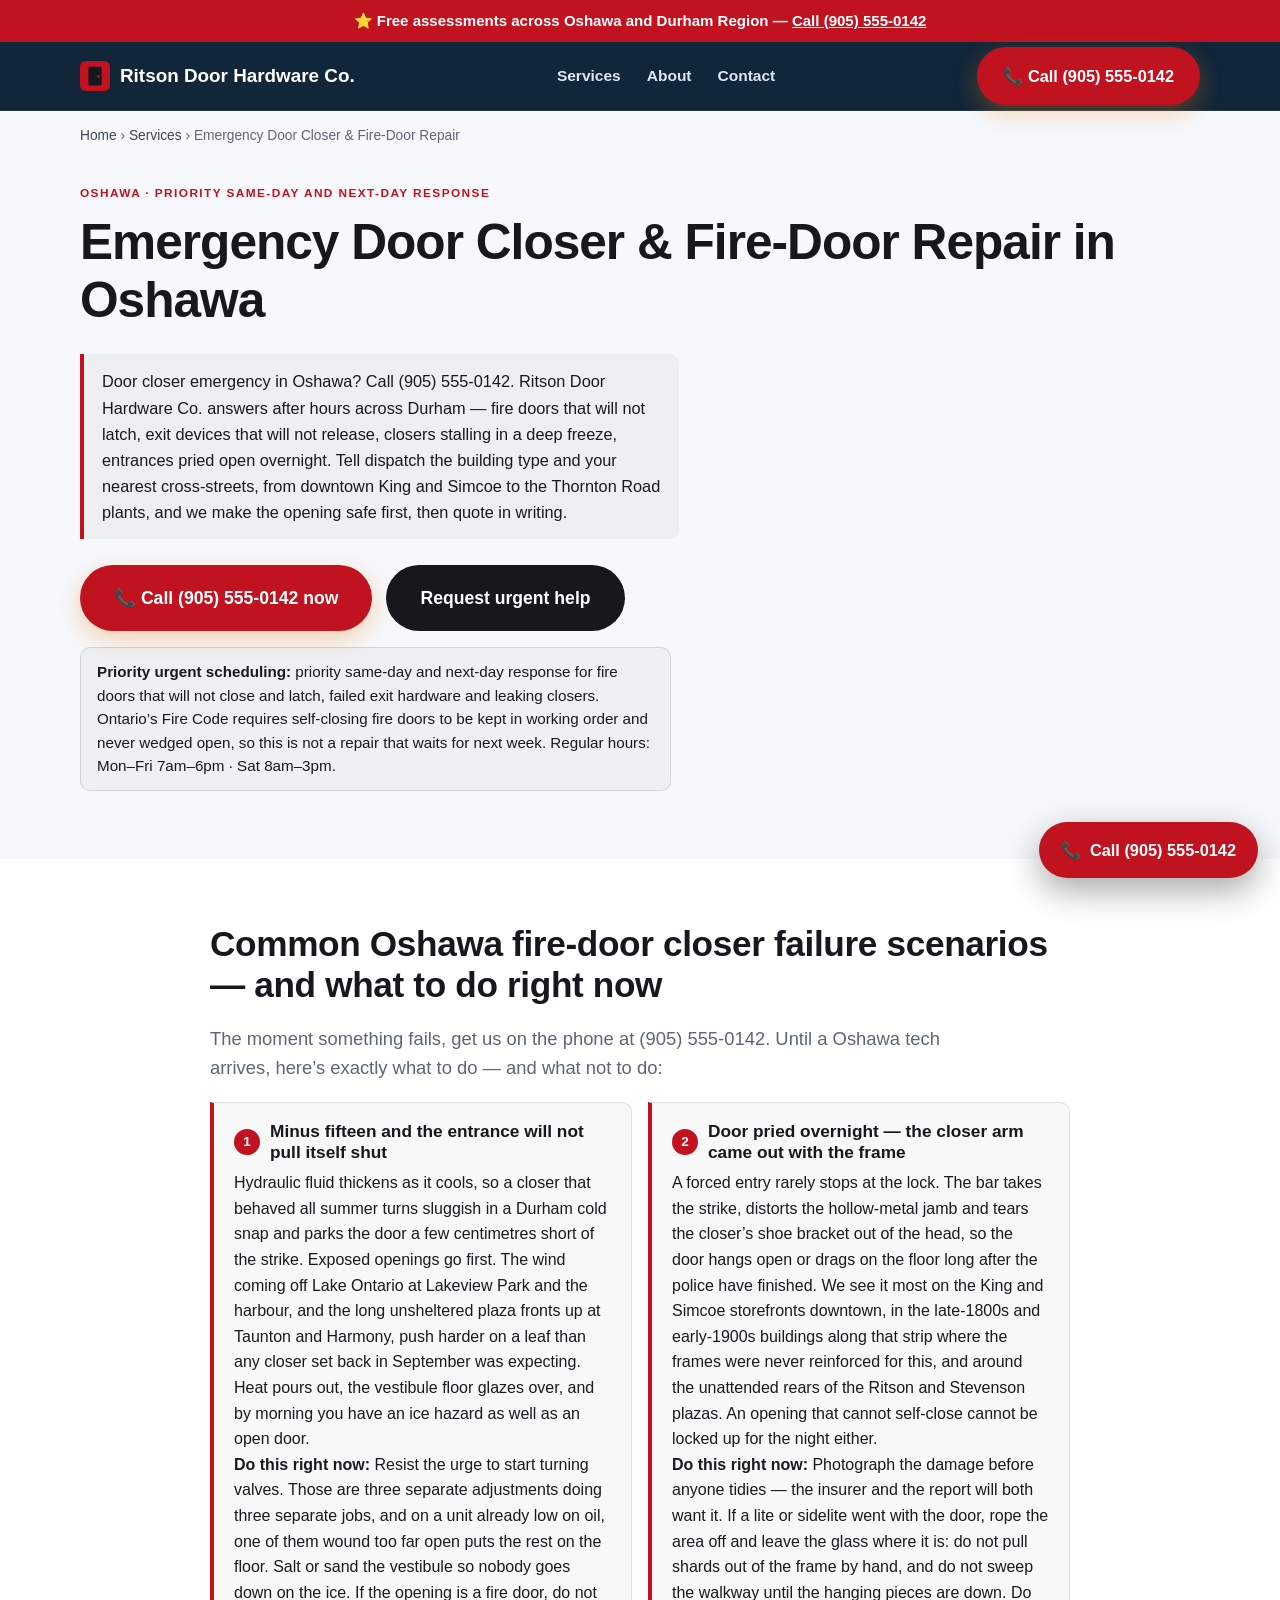
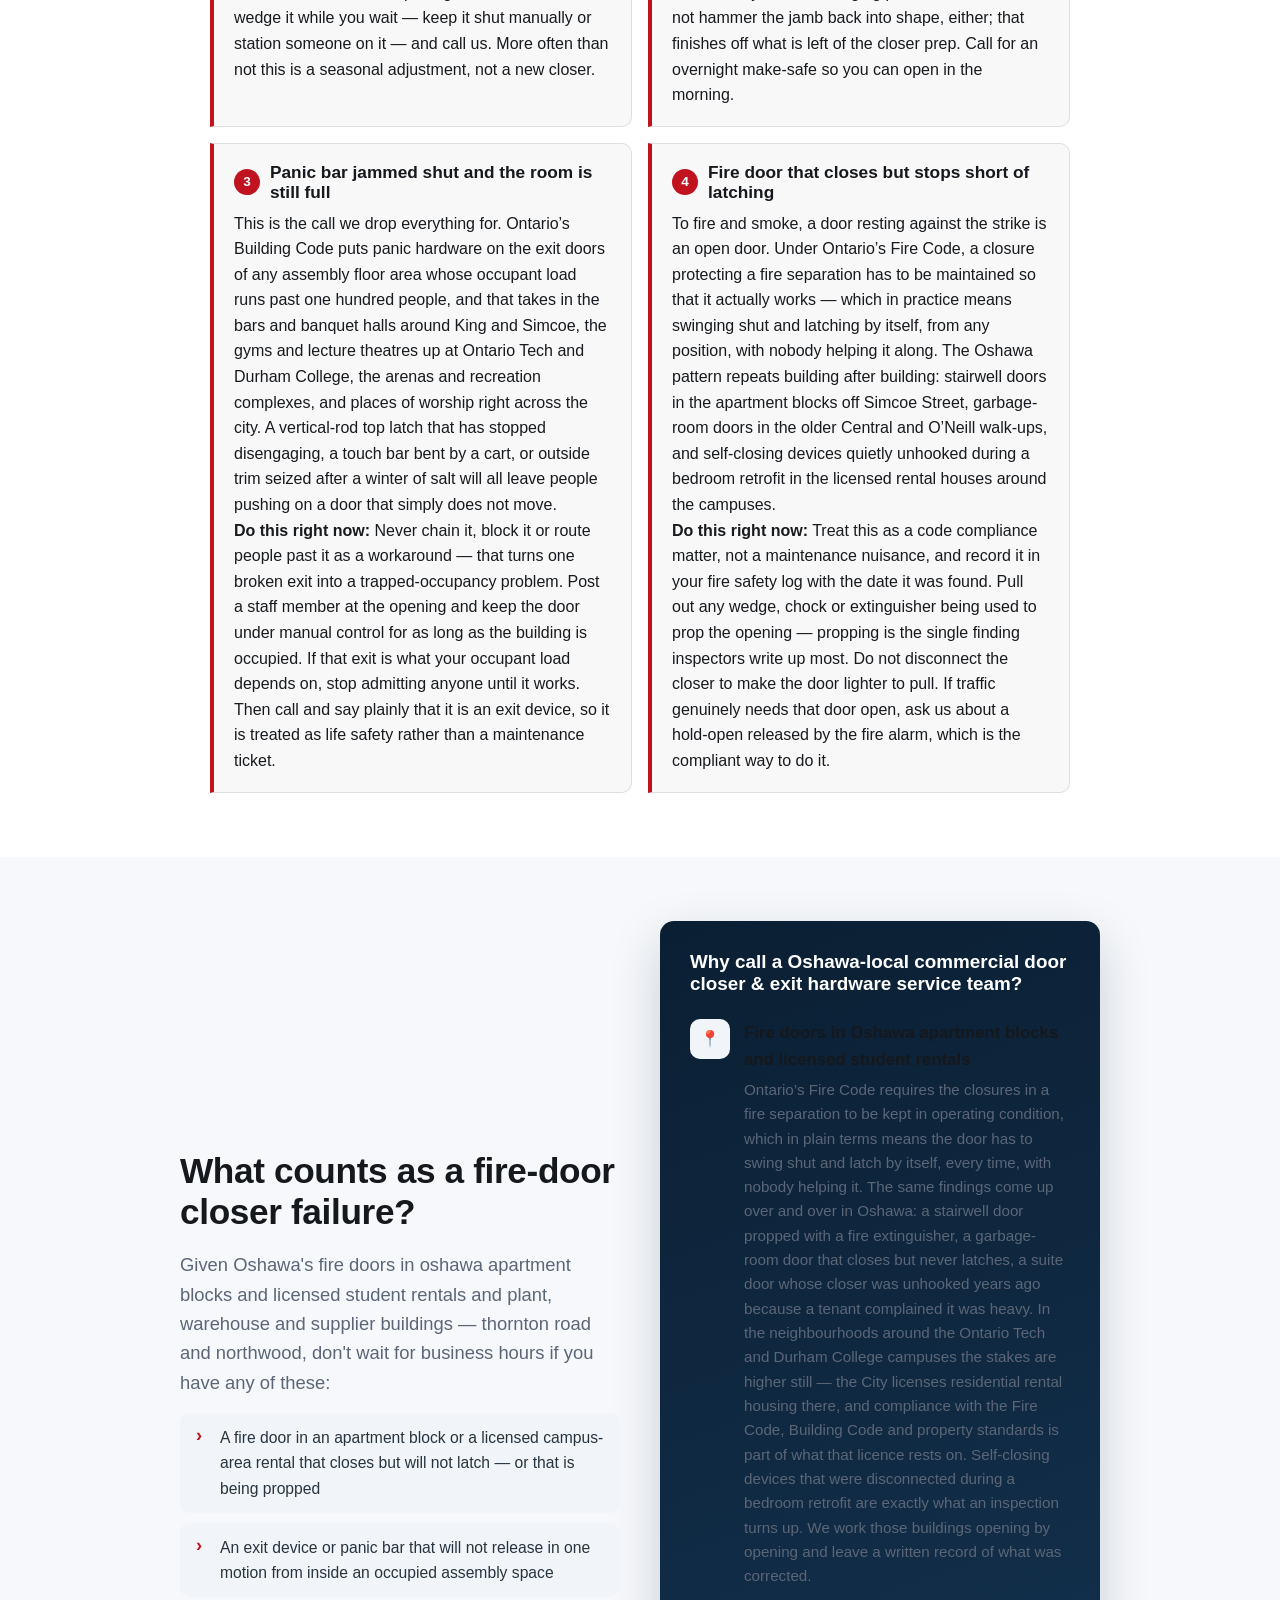
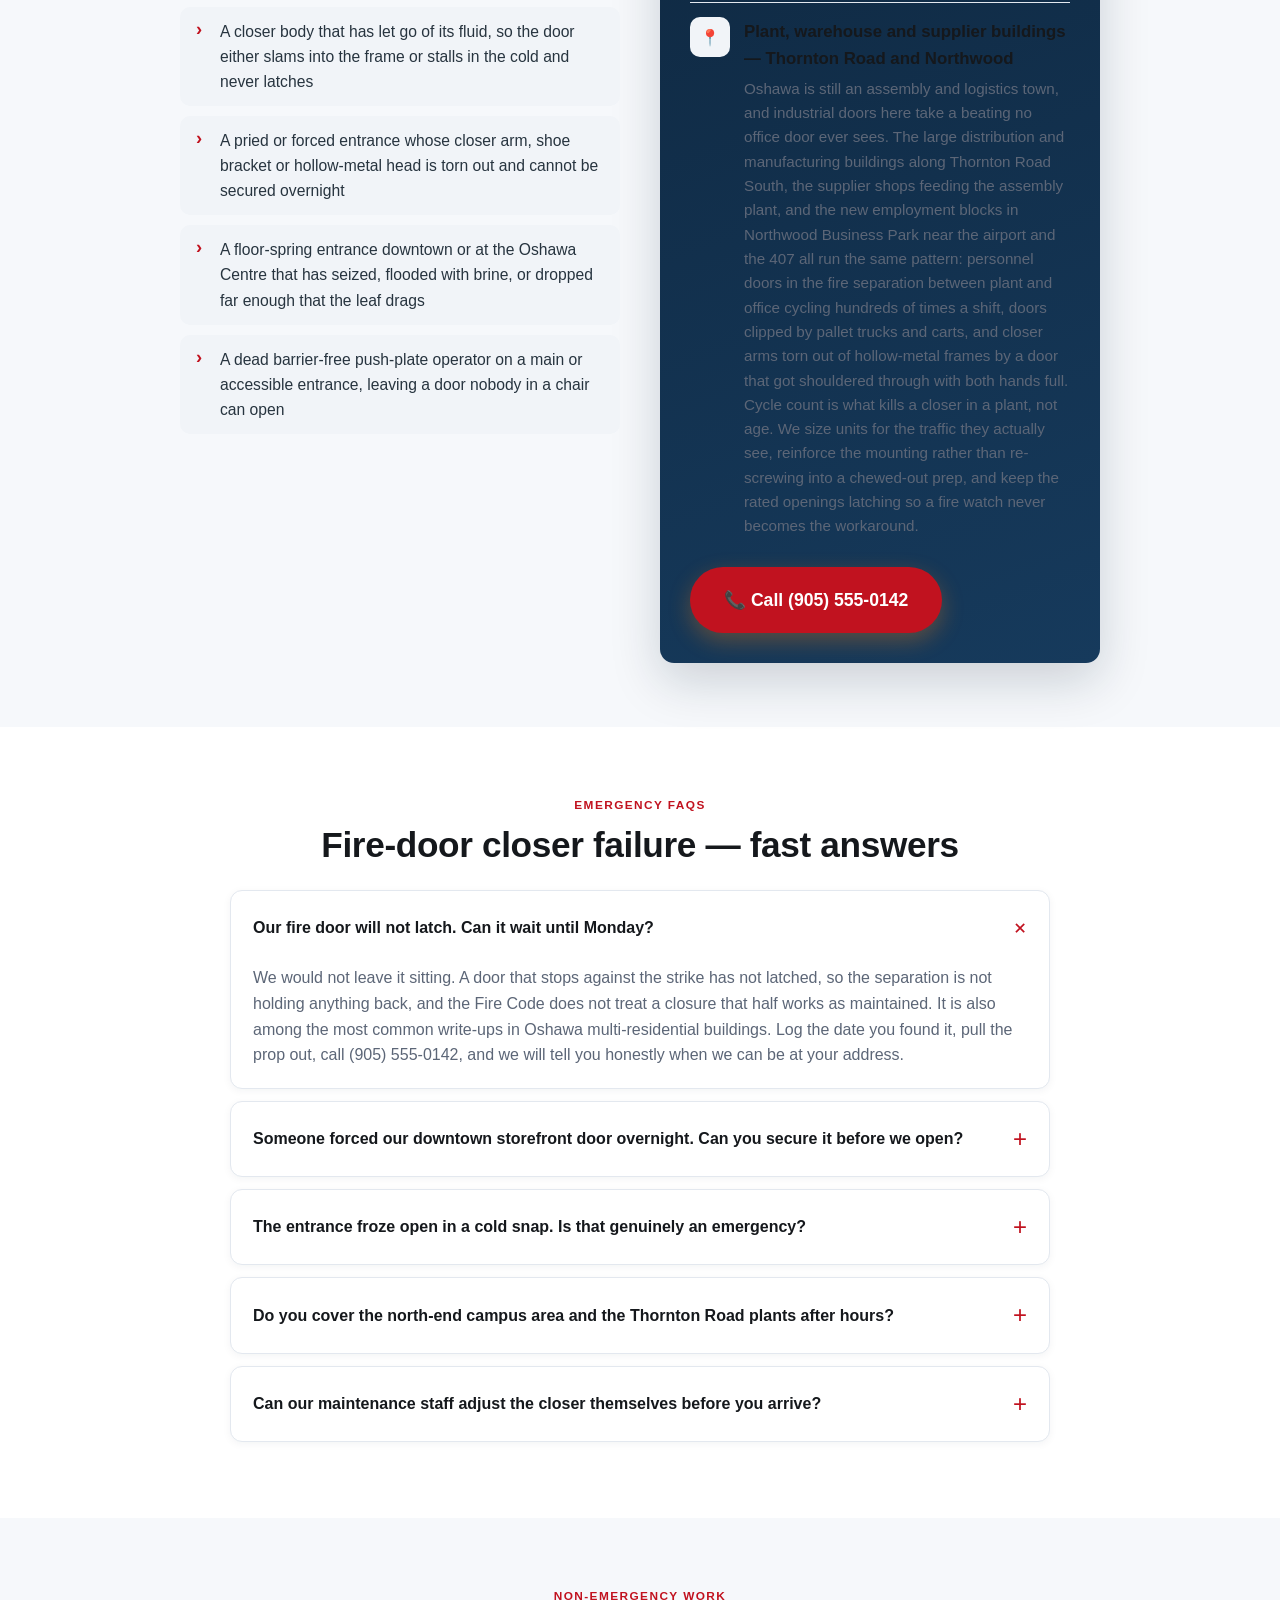
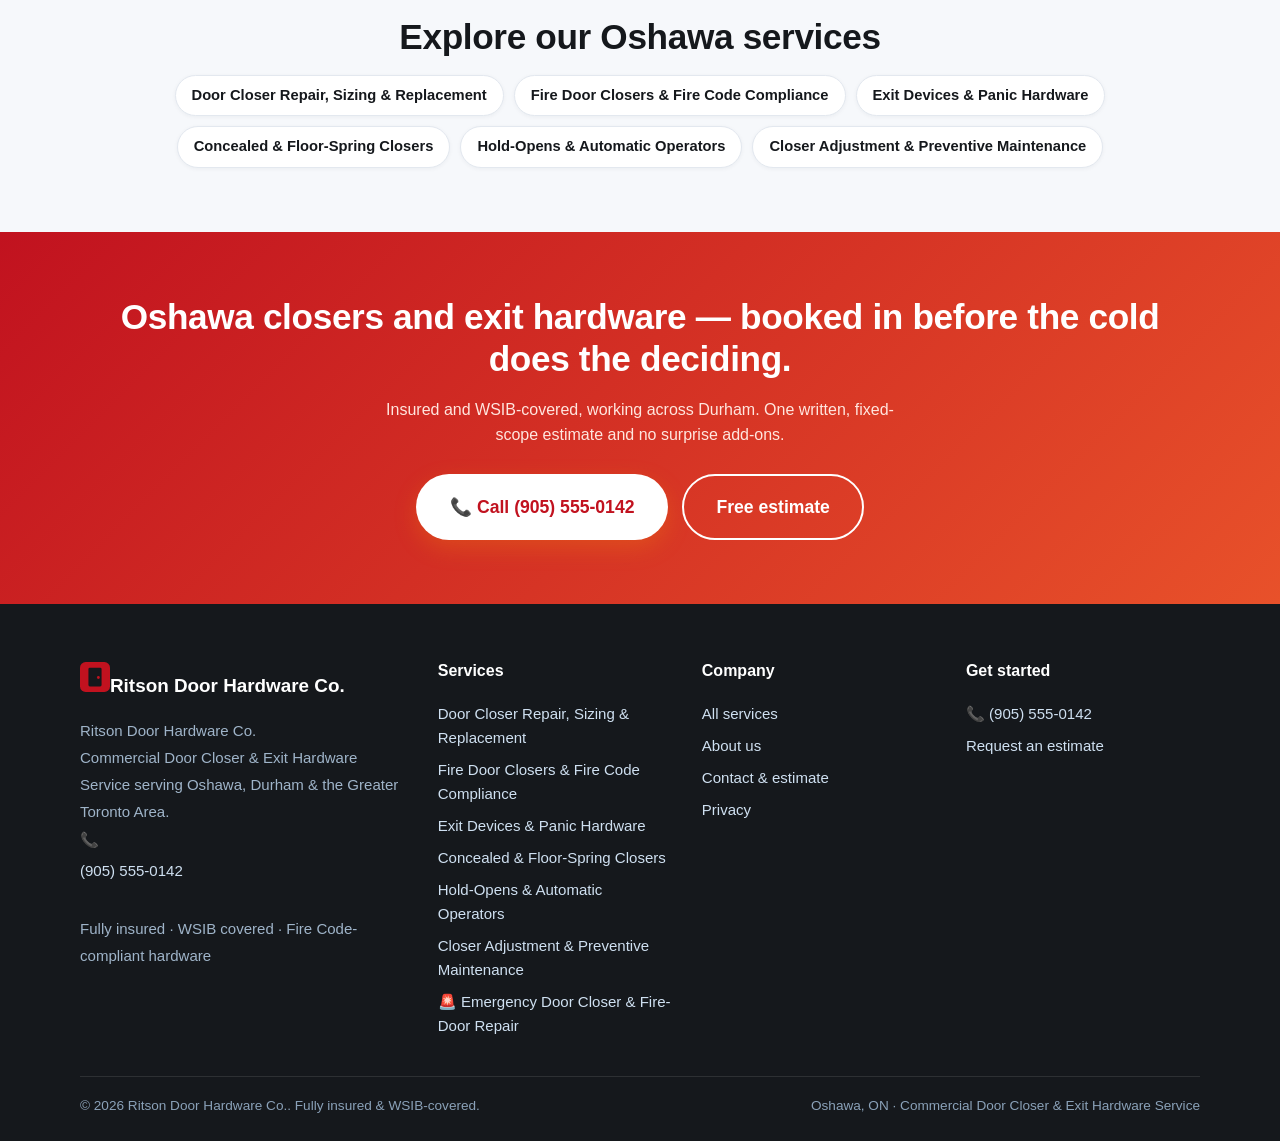
<file: services/emergency-door-closer-repair/index.html>
<!DOCTYPE html><html lang="en-CA"><head>
<meta charset="utf-8"><meta name="viewport" content="width=device-width, initial-scale=1, viewport-fit=cover">
<title>Emergency Door Closer &amp; Fire-Door Repair in Oshawa</title><meta name="description" content="Fire-door closer failure in Oshawa? Emergency Door Closer &amp; Fire-Door Repair — priority same-day and next-day response.">
<link rel="canonical" href="https://www.oshawadoorcloser.com/services/emergency-door-closer-repair/"><link rel="alternate" hreflang="en-CA" href="https://www.oshawadoorcloser.com/services/emergency-door-closer-repair/"><link rel="alternate" hreflang="x-default" href="https://www.oshawadoorcloser.com/services/emergency-door-closer-repair/">
<meta name="robots" content="index,follow,max-image-preview:large"><meta name="theme-color" content="#15181c">
<meta name="geo.region" content="CA-ON"><meta name="geo.placename" content="Oshawa"><meta name="geo.position" content="43.8971;-78.8658"><meta name="ICBM" content="43.8971, -78.8658">
<meta property="og:type" content="website"><meta property="og:site_name" content="Ritson Door Hardware Co."><meta property="og:title" content="Emergency Door Closer &amp; Fire-Door Repair in Oshawa"><meta property="og:description" content="Fire-door closer failure in Oshawa? Emergency Door Closer &amp; Fire-Door Repair — priority same-day and next-day response."><meta property="og:url" content="https://www.oshawadoorcloser.com/services/emergency-door-closer-repair/">
<meta property="og:image" content="https://www.oshawadoorcloser.com/assets/og.png"><meta property="og:image:type" content="image/png"><meta property="og:image:width" content="1200"><meta property="og:image:height" content="630"><meta property="og:image:alt" content="Ritson Door Hardware Co. — Commercial Door Closer &amp; Exit Hardware Service in Oshawa, ON"><meta property="og:locale" content="en_CA">
<meta name="twitter:card" content="summary_large_image"><meta name="twitter:title" content="Emergency Door Closer &amp; Fire-Door Repair in Oshawa"><meta name="twitter:description" content="Fire-door closer failure in Oshawa? Emergency Door Closer &amp; Fire-Door Repair — priority same-day and next-day response."><meta name="twitter:image" content="https://www.oshawadoorcloser.com/assets/og.png">
<link rel="icon" href="/assets/favicon.svg" type="image/svg+xml"><link rel="icon" href="/favicon.ico" sizes="32x32"><link rel="apple-touch-icon" href="/assets/apple-touch-icon.png">
<link rel="preload" href="/css/styles.css" as="style"><link rel="stylesheet" href="/css/styles.css">
<script type="application/ld+json">{"@context":"https://schema.org","@graph":[{"@type":"Organization","@id":"https://www.oshawadoorcloser.com/#org","name":"Ritson Door Hardware Co.","url":"https://www.oshawadoorcloser.com/","logo":"https://www.oshawadoorcloser.com/assets/og.png","areaServed":{"@type":"City","name":"Oshawa"},"sameAs":["https://www.oshawadoorcloser.com/"]},{"@type":["HomeAndConstructionBusiness","LocalBusiness"],"@id":"https://www.oshawadoorcloser.com/#business","name":"Ritson Door Hardware Co.","image":"https://www.oshawadoorcloser.com/assets/og.png","url":"https://www.oshawadoorcloser.com/","telephone":"+19055550142","paymentAccepted":"Cash, Cheque, Credit Card, Interac e-Transfer","parentOrganization":{"@id":"https://www.oshawadoorcloser.com/#org"},"brand":{"@id":"https://www.oshawadoorcloser.com/#org"},"description":"Commercial Door Closer & Exit Hardware Service in Oshawa, ON — Fully insured, WSIB covered, Fire Code-compliant hardware. Priority same-day/next-day urgent response.","address":{"@type":"PostalAddress","addressLocality":"Oshawa","addressRegion":"ON","addressCountry":"CA"},"geo":{"@type":"GeoCoordinates","latitude":43.8971,"longitude":-78.8658},"areaServed":[{"@type":"City","name":"Oshawa"},{"@type":"GeoShape","circle":"43.8971 -78.8658 20000"}],"sameAs":["https://www.oshawadoorcloser.com/"],"hasMap":"https://www.google.com/maps?q=Oshawa%2C%20ON%2C%20Canada","openingHoursSpecification":[{"@type":"OpeningHoursSpecification","dayOfWeek":["Monday","Tuesday","Wednesday","Thursday","Friday"],"opens":"07:00","closes":"18:00"},{"@type":"OpeningHoursSpecification","dayOfWeek":["Saturday"],"opens":"08:00","closes":"15:00"}],"knowsAbout":["commercial door closer & exit hardware service","door closer repair and replacement","fire door self-closing devices","exit and panic hardware","Ontario Fire Code door maintenance","cold-weather closer adjustment","door closer repair, sizing & replacement","fire door closers & fire code compliance","exit devices & panic hardware","concealed & floor-spring closers","hold-opens & automatic operators","closer adjustment & preventive maintenance","Oshawa, ON service area"],"hasOfferCatalog":{"@type":"OfferCatalog","name":"Commercial Door Closer & Exit Hardware Service in Oshawa, ON","itemListElement":[{"@type":"Offer","itemOffered":{"@type":"Service","name":"Door Closer Repair, Sizing & Replacement (Oshawa)","areaServed":{"@type":"City","name":"Oshawa"}}},{"@type":"Offer","itemOffered":{"@type":"Service","name":"Fire Door Closers & Fire Code Compliance (Oshawa)","areaServed":{"@type":"City","name":"Oshawa"}}},{"@type":"Offer","itemOffered":{"@type":"Service","name":"Exit Devices & Panic Hardware (Oshawa)","areaServed":{"@type":"City","name":"Oshawa"}}},{"@type":"Offer","itemOffered":{"@type":"Service","name":"Concealed & Floor-Spring Closers (Oshawa)","areaServed":{"@type":"City","name":"Oshawa"}}},{"@type":"Offer","itemOffered":{"@type":"Service","name":"Hold-Opens & Automatic Operators (Oshawa)","areaServed":{"@type":"City","name":"Oshawa"}}},{"@type":"Offer","itemOffered":{"@type":"Service","name":"Closer Adjustment & Preventive Maintenance (Oshawa)","areaServed":{"@type":"City","name":"Oshawa"}}}]}},{"@type":"Service","serviceType":"Emergency Door Closer & Fire-Door Repair","name":"Emergency Door Closer & Fire-Door Repair in Oshawa","description":"priority same-day and next-day response for commercial door closer & exit hardware service emergencies in Oshawa, ON — Fully insured, WSIB covered, Fire Code-compliant hardware.","provider":{"@id":"https://www.oshawadoorcloser.com/#business"},"image":"https://www.oshawadoorcloser.com/assets/og.png","areaServed":{"@type":"City","name":"Oshawa"},"url":"https://www.oshawadoorcloser.com/services/emergency-door-closer-repair/","hoursAvailable":{"@type":"OpeningHoursSpecification","dayOfWeek":["Monday","Tuesday","Wednesday","Thursday","Friday"],"opens":"07:00","closes":"18:00"}},{"@type":"BreadcrumbList","itemListElement":[{"@type":"ListItem","position":1,"name":"Home","item":"https://www.oshawadoorcloser.com/"},{"@type":"ListItem","position":2,"name":"Services","item":"https://www.oshawadoorcloser.com/services/"},{"@type":"ListItem","position":3,"name":"Emergency Door Closer & Fire-Door Repair","item":"https://www.oshawadoorcloser.com/services/emergency-door-closer-repair/"}]},{"@type":"FAQPage","mainEntity":[{"@type":"Question","name":"Our fire door will not latch. Can it wait until Monday?","acceptedAnswer":{"@type":"Answer","text":"We would not leave it sitting. A door that stops against the strike has not latched, so the separation is not holding anything back, and the Fire Code does not treat a closure that half works as maintained. It is also among the most common write-ups in Oshawa multi-residential buildings. Log the date you found it, pull the prop out, call (905) 555-0142, and we will tell you honestly when we can be at your address."}},{"@type":"Question","name":"Someone forced our downtown storefront door overnight. Can you secure it before we open?","acceptedAnswer":{"@type":"Answer","text":"That is exactly what an after-hours call is for. A pried door usually loses the strike, the jamb prep and the closer bracket together, so it will not self-close or lock until the head is reinforced. Get your photos first, leave any broken glass in the frame, and call (905) 555-0142. We make the opening safe and secure, and quote the permanent repair in writing afterward."}},{"@type":"Question","name":"The entrance froze open in a cold snap. Is that genuinely an emergency?","acceptedAnswer":{"@type":"Answer","text":"In this climate, yes. An entrance stuck open is heat straight out the door, a vestibule floor turning to ice under your customers, and an unsecured building overnight. On a fire-rated opening it is also a compliance problem. Thickened fluid and wind loading on an exposed Durham entrance are the usual cause, and both are correctable — call (905) 555-0142 rather than winding the spring up to beat it."}},{"@type":"Question","name":"Do you cover the north-end campus area and the Thornton Road plants after hours?","acceptedAnswer":{"@type":"Answer","text":"Yes — Oshawa end to end, from Windfields, Samac and the Simcoe Street North corridor down through Central, O’Neill and the harbour, plus Northwood Business Park and the Thornton industrial buildings, and out to Whitby, Courtice and Bowmanville. Tell dispatch your cross-streets and whether the building is occupied; an occupied assembly space with a jammed exit goes ahead of everything else."}},{"@type":"Question","name":"Can our maintenance staff adjust the closer themselves before you arrive?","acceptedAnswer":{"@type":"Answer","text":"Only if they already know which of the adjustment valves does what — they are not interchangeable, and on a closer that has been leaking, opening the wrong one finishes the job. The more useful holding move is to leave the unit alone, clear carts, stock and children out of the swing path, note whether the door is slamming or stalling short, and tell us which of the two it is doing when you call."}}]}]}</script>
</head><body><a class="skip" href="#main" style="position:absolute;left:-999px">Skip to content</a>
<div class="callstrip">⭐ Free assessments across Oshawa and Durham Region — <a href="tel:+19055550142">Call (905) 555-0142</a></div>
<header class="site"><div class="wrap nav"><a class="brand" href="/" aria-label="Ritson Door Hardware Co. home"><svg width="30" height="30" viewBox="0 0 32 32" fill="none" aria-hidden="true"><rect width="32" height="32" rx="6" fill="#c1121f"/><rect x="9" y="6" width="14" height="20" rx="1.5" fill="#15181c"/><circle cx="19.6" cy="16.5" r="1.5" fill="#c1121f"/></svg>Ritson Door Hardware Co.</a>
<nav class="nav-links" id="nav" aria-label="Main"><a href="/services/">Services</a><a href="/about/">About</a><a href="/contact/">Contact</a></nav>
<div class="nav-cta"><a class="btn btn-call" href="tel:+19055550142">📞 Call (905) 555-0142</a><button class="menu-btn" aria-label="Open menu" aria-expanded="false" aria-controls="nav"><span aria-hidden="true">☰</span></button></div>
</div></header><main id="main"><div class="wrap"><nav class="crumbs" aria-label="Breadcrumb"><a href="/">Home</a> › <a href="/services/">Services</a> › <span aria-current="page">Emergency Door Closer &amp; Fire-Door Repair</span></nav></div><section class="section emg-hero" style="padding-top:18px"><div class="wrap"><span class="eyebrow">Oshawa · priority same-day and next-day response</span><h1>Emergency Door Closer &amp; Fire-Door Repair in Oshawa</h1><p class="answer-capsule" data-answer>Door closer emergency in Oshawa? Call (905) 555-0142. Ritson Door Hardware Co. answers after hours across Durham — fire doors that will not latch, exit devices that will not release, closers stalling in a deep freeze, entrances pried open overnight. Tell dispatch the building type and your nearest cross-streets, from downtown King and Simcoe to the Thornton Road plants, and we make the opening safe first, then quote in writing.</p><div class="hero-cta"><a class="btn btn-call btn-lg" href="tel:+19055550142">📞 Call (905) 555-0142 now</a><a class="btn btn-dark btn-lg" href="/contact/" data-book>Request urgent help</a></div><div class="emg-hours"><strong>Priority urgent scheduling:</strong> priority same-day and next-day response for fire doors that will not close and latch, failed exit hardware and leaking closers. Ontario’s Fire Code requires self-closing fire doors to be kept in working order and never wedged open, so this is not a repair that waits for next week. Regular hours: Mon–Fri 7am–6pm · Sat 8am–3pm.</div></div></section>
<section class="section alt"><div class="wrap" style="max-width:900px"><h2>Common Oshawa fire-door closer failure scenarios — and what to do right now</h2><p class="lead" style="max-width:72ch">The moment something fails, get us on the phone at (905) 555-0142. Until a Oshawa tech arrives, here’s exactly what to do — and what not to do:</p><div class="emg-grid"><div class="emg-card"><h3><span class="emg-num" aria-hidden="true">1</span> Minus fifteen and the entrance will not pull itself shut</h3><p>Hydraulic fluid thickens as it cools, so a closer that behaved all summer turns sluggish in a Durham cold snap and parks the door a few centimetres short of the strike. Exposed openings go first. The wind coming off Lake Ontario at Lakeview Park and the harbour, and the long unsheltered plaza fronts up at Taunton and Harmony, push harder on a leaf than any closer set back in September was expecting. Heat pours out, the vestibule floor glazes over, and by morning you have an ice hazard as well as an open door.</p><p><strong>Do this right now:</strong> Resist the urge to start turning valves. Those are three separate adjustments doing three separate jobs, and on a unit already low on oil, one of them wound too far open puts the rest on the floor. Salt or sand the vestibule so nobody goes down on the ice. If the opening is a fire door, do not wedge it while you wait — keep it shut manually or station someone on it — and call us. More often than not this is a seasonal adjustment, not a new closer.</p></div><div class="emg-card"><h3><span class="emg-num" aria-hidden="true">2</span> Door pried overnight — the closer arm came out with the frame</h3><p>A forced entry rarely stops at the lock. The bar takes the strike, distorts the hollow-metal jamb and tears the closer’s shoe bracket out of the head, so the door hangs open or drags on the floor long after the police have finished. We see it most on the King and Simcoe storefronts downtown, in the late-1800s and early-1900s buildings along that strip where the frames were never reinforced for this, and around the unattended rears of the Ritson and Stevenson plazas. An opening that cannot self-close cannot be locked up for the night either.</p><p><strong>Do this right now:</strong> Photograph the damage before anyone tidies — the insurer and the report will both want it. If a lite or sidelite went with the door, rope the area off and leave the glass where it is: do not pull shards out of the frame by hand, and do not sweep the walkway until the hanging pieces are down. Do not hammer the jamb back into shape, either; that finishes off what is left of the closer prep. Call for an overnight make-safe so you can open in the morning.</p></div><div class="emg-card"><h3><span class="emg-num" aria-hidden="true">3</span> Panic bar jammed shut and the room is still full</h3><p>This is the call we drop everything for. Ontario’s Building Code puts panic hardware on the exit doors of any assembly floor area whose occupant load runs past one hundred people, and that takes in the bars and banquet halls around King and Simcoe, the gyms and lecture theatres up at Ontario Tech and Durham College, the arenas and recreation complexes, and places of worship right across the city. A vertical-rod top latch that has stopped disengaging, a touch bar bent by a cart, or outside trim seized after a winter of salt will all leave people pushing on a door that simply does not move.</p><p><strong>Do this right now:</strong> Never chain it, block it or route people past it as a workaround — that turns one broken exit into a trapped-occupancy problem. Post a staff member at the opening and keep the door under manual control for as long as the building is occupied. If that exit is what your occupant load depends on, stop admitting anyone until it works. Then call and say plainly that it is an exit device, so it is treated as life safety rather than a maintenance ticket.</p></div><div class="emg-card"><h3><span class="emg-num" aria-hidden="true">4</span> Fire door that closes but stops short of latching</h3><p>To fire and smoke, a door resting against the strike is an open door. Under Ontario’s Fire Code, a closure protecting a fire separation has to be maintained so that it actually works — which in practice means swinging shut and latching by itself, from any position, with nobody helping it along. The Oshawa pattern repeats building after building: stairwell doors in the apartment blocks off Simcoe Street, garbage-room doors in the older Central and O’Neill walk-ups, and self-closing devices quietly unhooked during a bedroom retrofit in the licensed rental houses around the campuses.</p><p><strong>Do this right now:</strong> Treat this as a code compliance matter, not a maintenance nuisance, and record it in your fire safety log with the date it was found. Pull out any wedge, chock or extinguisher being used to prop the opening — propping is the single finding inspectors write up most. Do not disconnect the closer to make the door lighter to pull. If traffic genuinely needs that door open, ask us about a hold-open released by the fire alarm, which is the compliant way to do it.</p></div></div></div></section>
<section class="section"><div class="wrap split" style="max-width:960px;margin:0 auto"><div><h2>What counts as a fire-door closer failure?</h2><p class="lead" style="max-width:64ch">Given Oshawa's fire doors in oshawa apartment blocks and licensed student rentals and plant, warehouse and supplier buildings — thornton road and northwood, don't wait for business hours if you have any of these:</p><ul class="factors"><li>A fire door in an apartment block or a licensed campus-area rental that closes but will not latch — or that is being propped</li><li>An exit device or panic bar that will not release in one motion from inside an occupied assembly space</li><li>A closer body that has let go of its fluid, so the door either slams into the frame or stalls in the cold and never latches</li><li>A pried or forced entrance whose closer arm, shoe bracket or hollow-metal head is torn out and cannot be secured overnight</li><li>A floor-spring entrance downtown or at the Oshawa Centre that has seized, flooded with brine, or dropped far enough that the leaf drags</li><li>A dead barrier-free push-plate operator on a main or accessible entrance, leaving a door nobody in a chair can open</li></ul></div><div class="panel"><h3>Why call a Oshawa-local commercial door closer &amp; exit hardware service team?</h3><ul class="feature-list" style="margin-top:6px"><li><span class="fi" aria-hidden="true">📍</span><div><h4>Fire doors in Oshawa apartment blocks and licensed student rentals</h4><p>Ontario’s Fire Code requires the closures in a fire separation to be kept in operating condition, which in plain terms means the door has to swing shut and latch by itself, every time, with nobody helping it. The same findings come up over and over in Oshawa: a stairwell door propped with a fire extinguisher, a garbage-room door that closes but never latches, a suite door whose closer was unhooked years ago because a tenant complained it was heavy. In the neighbourhoods around the Ontario Tech and Durham College campuses the stakes are higher still — the City licenses residential rental housing there, and compliance with the Fire Code, Building Code and property standards is part of what that licence rests on. Self-closing devices that were disconnected during a bedroom retrofit are exactly what an inspection turns up. We work those buildings opening by opening and leave a written record of what was corrected.</p></div></li><li><span class="fi" aria-hidden="true">📍</span><div><h4>Plant, warehouse and supplier buildings — Thornton Road and Northwood</h4><p>Oshawa is still an assembly and logistics town, and industrial doors here take a beating no office door ever sees. The large distribution and manufacturing buildings along Thornton Road South, the supplier shops feeding the assembly plant, and the new employment blocks in Northwood Business Park near the airport and the 407 all run the same pattern: personnel doors in the fire separation between plant and office cycling hundreds of times a shift, doors clipped by pallet trucks and carts, and closer arms torn out of hollow-metal frames by a door that got shouldered through with both hands full. Cycle count is what kills a closer in a plant, not age. We size units for the traffic they actually see, reinforce the mounting rather than re-screwing into a chewed-out prep, and keep the rated openings latching so a fire watch never becomes the workaround.</p></div></li></ul><a class="btn btn-call btn-lg" href="tel:+19055550142" style="margin-top:14px">📞 Call (905) 555-0142</a></div></div></section>
<section class="section alt"><div class="wrap center"><span class="eyebrow">Emergency FAQs</span><h2>Fire-door closer failure — fast answers</h2></div><div class="wrap" style="margin-top:24px"><div class="faq" style="max-width:820px;margin:0 auto"><details open><summary>Our fire door will not latch. Can it wait until Monday?</summary><p>We would not leave it sitting. A door that stops against the strike has not latched, so the separation is not holding anything back, and the Fire Code does not treat a closure that half works as maintained. It is also among the most common write-ups in Oshawa multi-residential buildings. Log the date you found it, pull the prop out, call (905) 555-0142, and we will tell you honestly when we can be at your address.</p></details><details><summary>Someone forced our downtown storefront door overnight. Can you secure it before we open?</summary><p>That is exactly what an after-hours call is for. A pried door usually loses the strike, the jamb prep and the closer bracket together, so it will not self-close or lock until the head is reinforced. Get your photos first, leave any broken glass in the frame, and call (905) 555-0142. We make the opening safe and secure, and quote the permanent repair in writing afterward.</p></details><details><summary>The entrance froze open in a cold snap. Is that genuinely an emergency?</summary><p>In this climate, yes. An entrance stuck open is heat straight out the door, a vestibule floor turning to ice under your customers, and an unsecured building overnight. On a fire-rated opening it is also a compliance problem. Thickened fluid and wind loading on an exposed Durham entrance are the usual cause, and both are correctable — call (905) 555-0142 rather than winding the spring up to beat it.</p></details><details><summary>Do you cover the north-end campus area and the Thornton Road plants after hours?</summary><p>Yes — Oshawa end to end, from Windfields, Samac and the Simcoe Street North corridor down through Central, O’Neill and the harbour, plus Northwood Business Park and the Thornton industrial buildings, and out to Whitby, Courtice and Bowmanville. Tell dispatch your cross-streets and whether the building is occupied; an occupied assembly space with a jammed exit goes ahead of everything else.</p></details><details><summary>Can our maintenance staff adjust the closer themselves before you arrive?</summary><p>Only if they already know which of the adjustment valves does what — they are not interchangeable, and on a closer that has been leaking, opening the wrong one finishes the job. The more useful holding move is to leave the unit alone, clear carts, stock and children out of the swing path, note whether the door is slamming or stalling short, and tell us which of the two it is doing when you call.</p></details></div></div></section>
<section class="section"><div class="wrap center"><span class="eyebrow">Non-emergency work</span><h2>Explore our Oshawa services</h2><div class="chips" style="justify-content:center;margin-top:16px"><a class="chip" href="/services/door-closer-repair/">Door Closer Repair, Sizing &amp; Replacement</a><a class="chip" href="/services/fire-door-closers/">Fire Door Closers &amp; Fire Code Compliance</a><a class="chip" href="/services/exit-devices-panic-hardware/">Exit Devices &amp; Panic Hardware</a><a class="chip" href="/services/concealed-floor-spring-closers/">Concealed &amp; Floor-Spring Closers</a><a class="chip" href="/services/hold-opens-automatic-operators/">Hold-Opens &amp; Automatic Operators</a><a class="chip" href="/services/closer-adjustment-maintenance/">Closer Adjustment &amp; Preventive Maintenance</a></div></div></section>
<section class="section cta-band"><div class="wrap"><h2>Oshawa closers and exit hardware — booked in before the cold does the deciding.</h2><p>Insured and WSIB-covered, working across Durham. One written, fixed-scope estimate and no surprise add-ons.</p><div class="hero-cta" style="justify-content:center"><a class="btn btn-call btn-lg" href="tel:+19055550142">📞 Call (905) 555-0142</a><a class="btn btn-ghost btn-lg" href="/contact/" data-book>Free estimate</a></div></div></section></main><footer class="site"><div class="wrap"><div class="cols">
<div><a class="brand" href="/" aria-label="Ritson Door Hardware Co. home"><svg width="30" height="30" viewBox="0 0 32 32" fill="none" aria-hidden="true"><rect width="32" height="32" rx="6" fill="#c1121f"/><rect x="9" y="6" width="14" height="20" rx="1.5" fill="#15181c"/><circle cx="19.6" cy="16.5" r="1.5" fill="#c1121f"/></svg>Ritson Door Hardware Co.</a><address class="nap" style="font-style:normal">Ritson Door Hardware Co.<br>Commercial Door Closer &amp; Exit Hardware Service serving Oshawa, Durham &amp; the Greater Toronto Area.<br>📞 <a href="tel:+19055550142">(905) 555-0142</a><br>Fully insured · WSIB covered · Fire Code-compliant hardware</address></div>
<div><h4>Services</h4><a href="/services/door-closer-repair/">Door Closer Repair, Sizing &amp; Replacement</a><a href="/services/fire-door-closers/">Fire Door Closers &amp; Fire Code Compliance</a><a href="/services/exit-devices-panic-hardware/">Exit Devices &amp; Panic Hardware</a><a href="/services/concealed-floor-spring-closers/">Concealed &amp; Floor-Spring Closers</a><a href="/services/hold-opens-automatic-operators/">Hold-Opens &amp; Automatic Operators</a><a href="/services/closer-adjustment-maintenance/">Closer Adjustment &amp; Preventive Maintenance</a><a href="/services/emergency-door-closer-repair/">🚨 Emergency Door Closer &amp; Fire-Door Repair</a></div>
<div><h4>Company</h4><a href="/services/">All services</a><a href="/about/">About us</a><a href="/contact/">Contact &amp; estimate</a><a href="/privacy/">Privacy</a></div>
<div><h4>Get started</h4><a href="tel:+19055550142">📞 (905) 555-0142</a><a href="/contact/" data-book>Request an estimate</a></div>
</div><div class="legal"><span>© 2026 Ritson Door Hardware Co.. Fully insured &amp; WSIB-covered.</span><span>Oshawa, ON · Commercial Door Closer &amp; Exit Hardware Service</span></div></div></footer><a class="fab-call" href="tel:+19055550142" aria-label="Call Ritson Door Hardware Co."><span aria-hidden="true">📞</span> Call (905) 555-0142</a>
<div class="callbar"><a class="btn btn-call" href="tel:+19055550142">📞 Call now</a><a class="btn btn-dark" href="/contact/" data-book>Free estimate</a></div>
<script src="/js/main.js" defer></script></body></html>
</file>
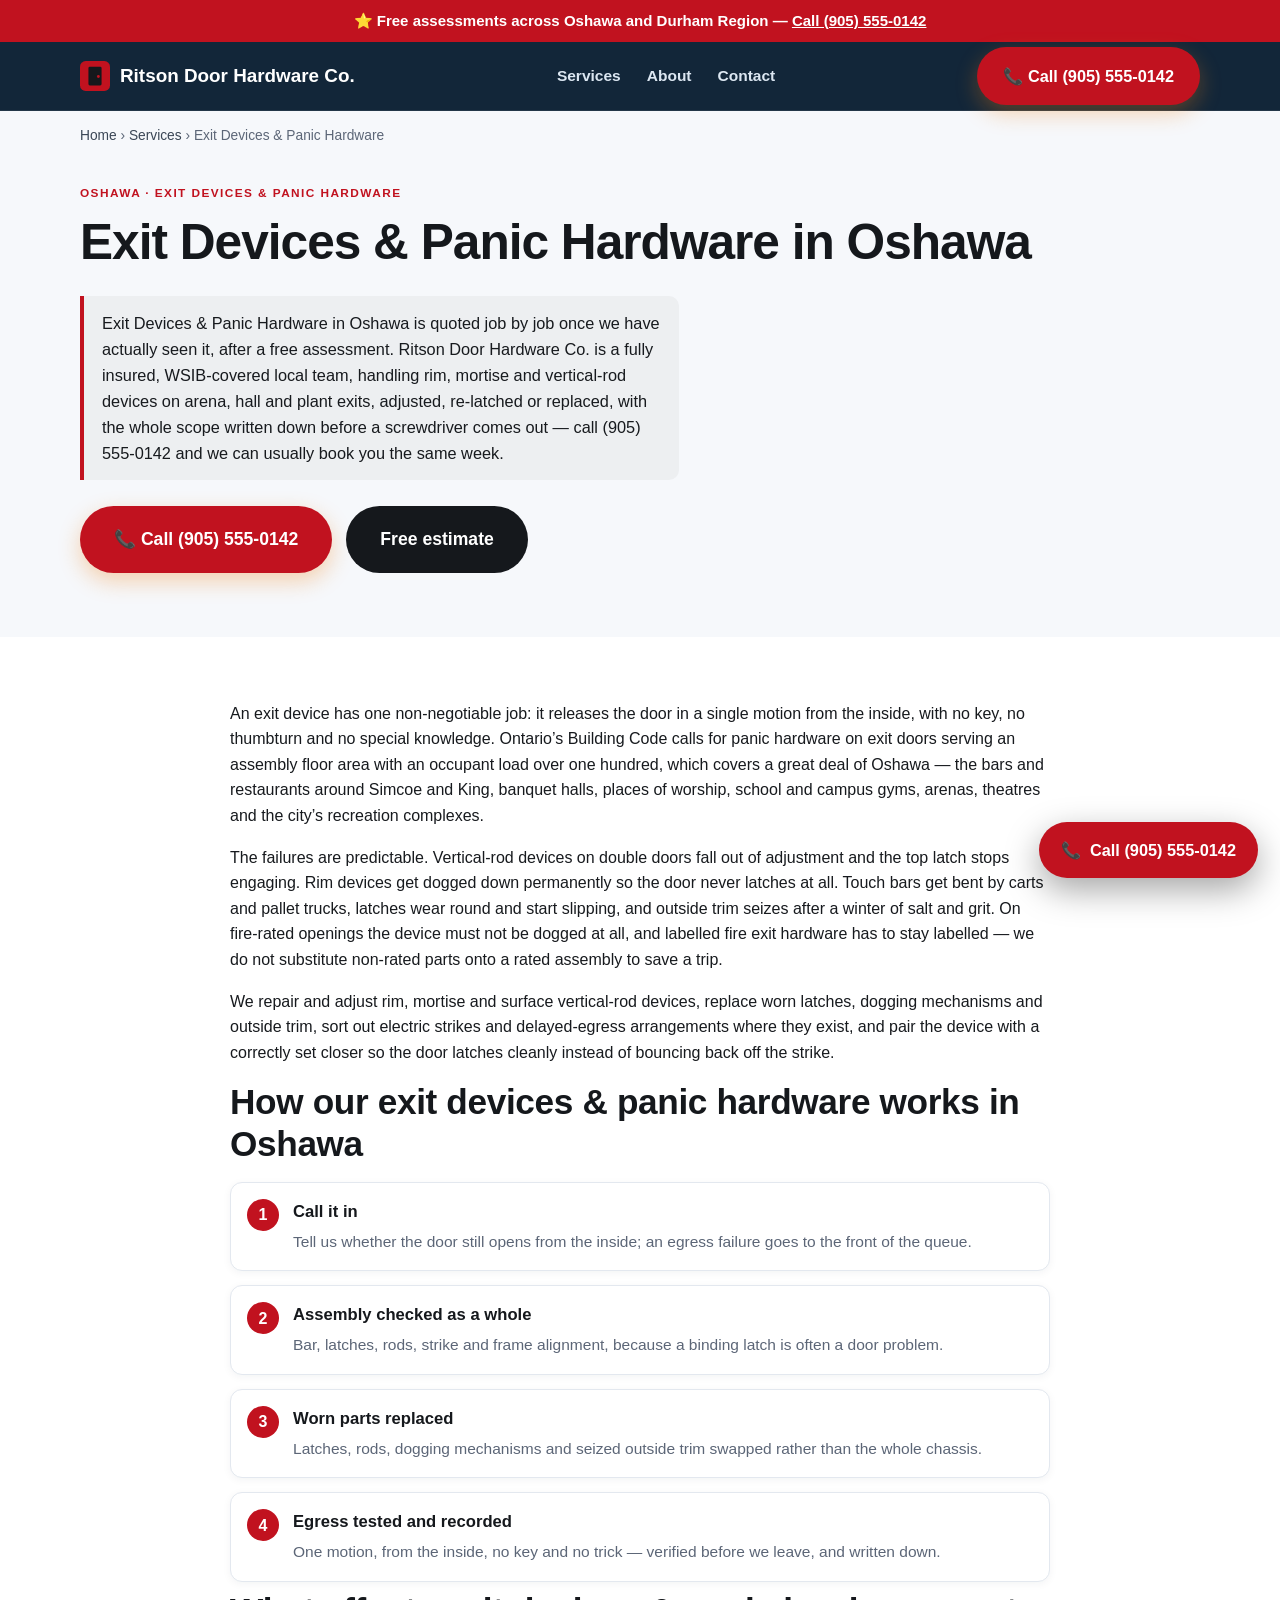
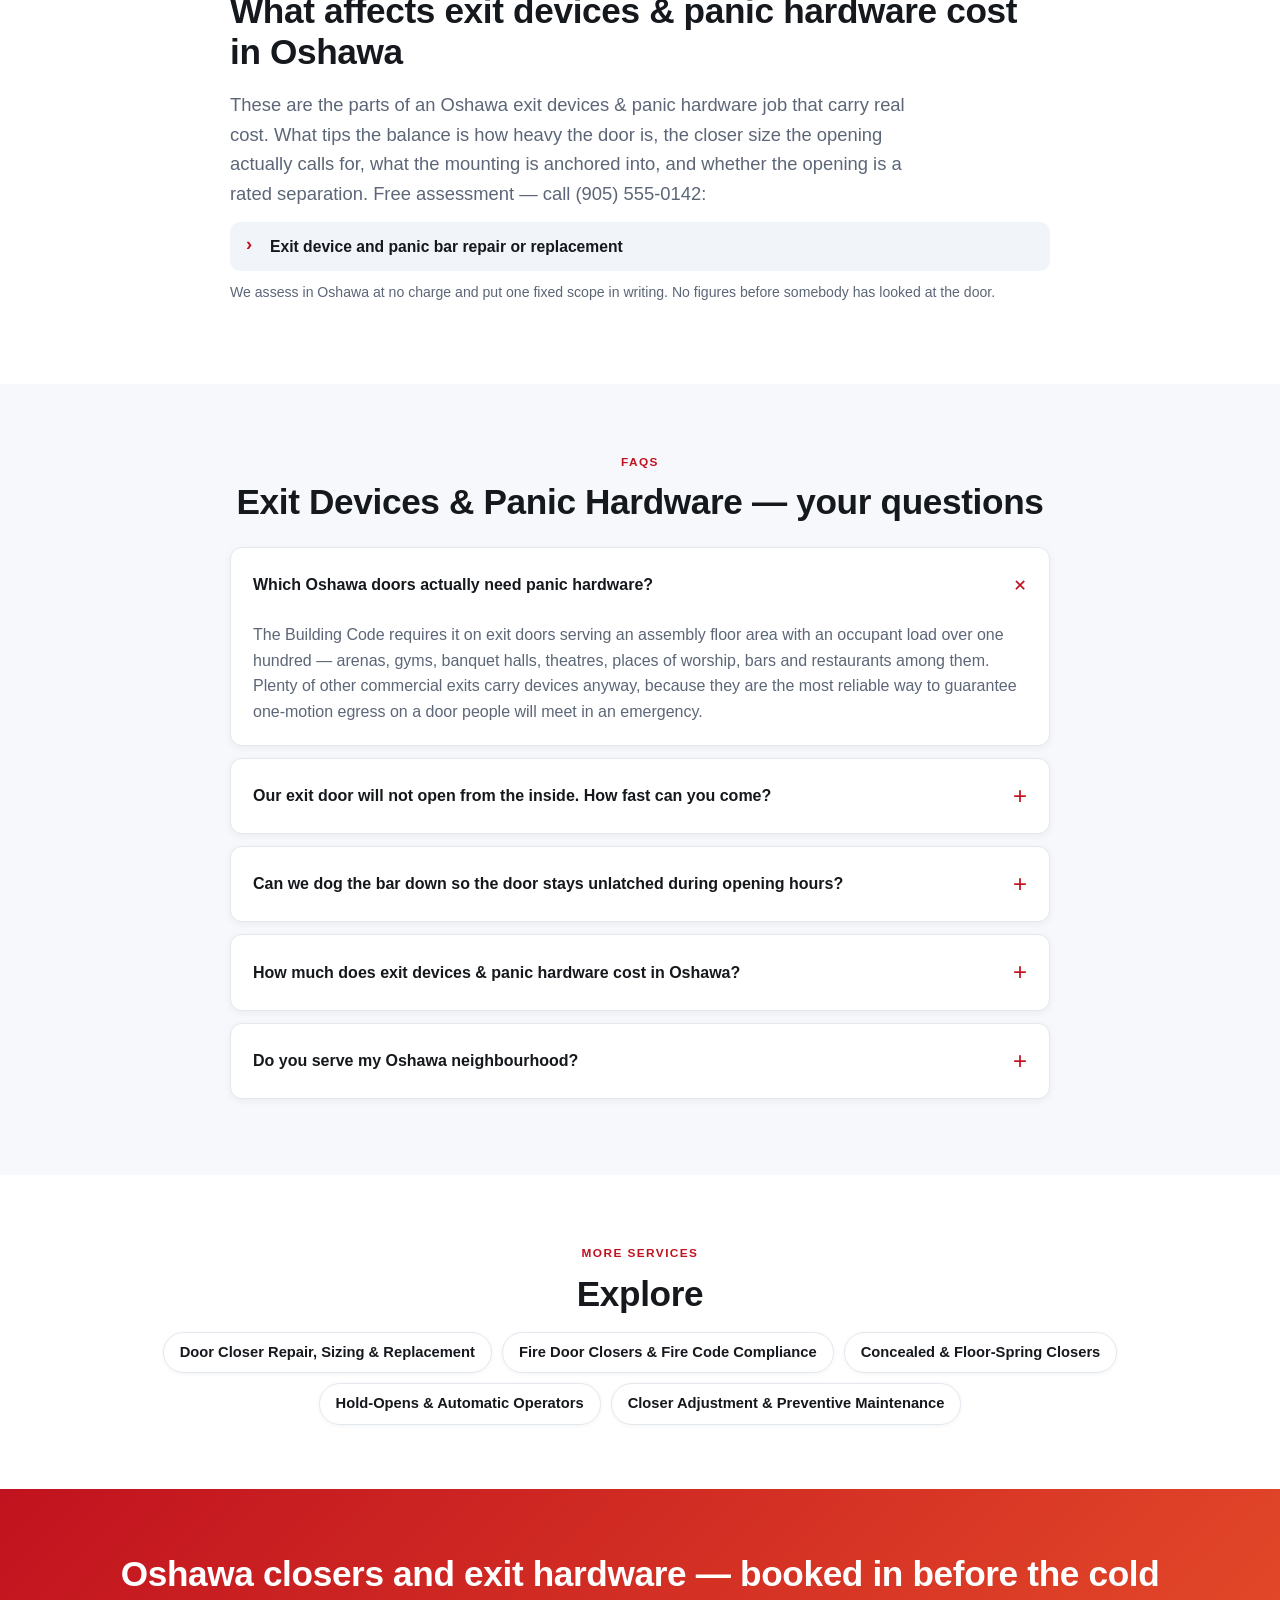
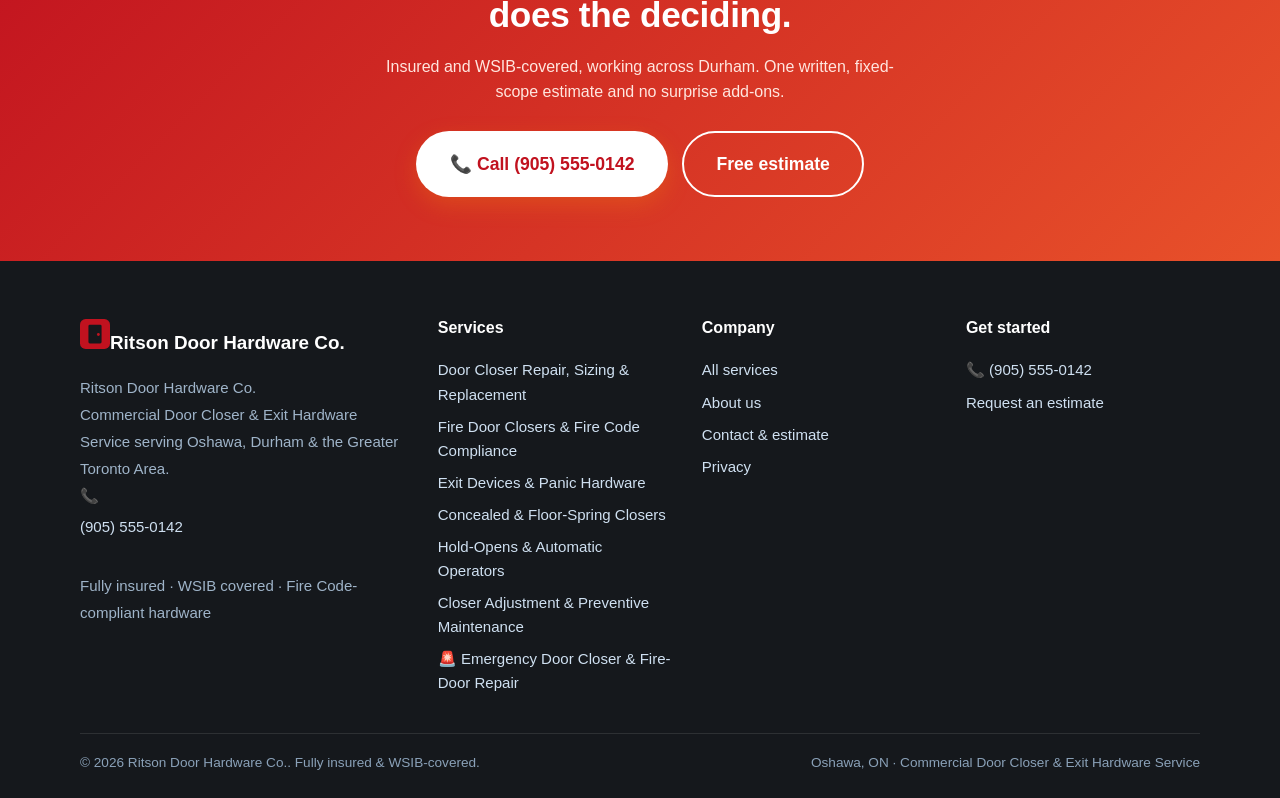
<file: services/exit-devices-panic-hardware/index.html>
<!DOCTYPE html><html lang="en-CA"><head>
<meta charset="utf-8"><meta name="viewport" content="width=device-width, initial-scale=1, viewport-fit=cover">
<title>Exit Devices &amp; Panic Hardware in Oshawa</title><meta name="description" content="Exit Devices &amp; Panic Hardware in Oshawa, ON. Rim, mortise and vertical-rod devices on arena, hall and plant exits, adjusted, re-latched or replaced.">
<link rel="canonical" href="https://www.oshawadoorcloser.com/services/exit-devices-panic-hardware/"><link rel="alternate" hreflang="en-CA" href="https://www.oshawadoorcloser.com/services/exit-devices-panic-hardware/"><link rel="alternate" hreflang="x-default" href="https://www.oshawadoorcloser.com/services/exit-devices-panic-hardware/">
<meta name="robots" content="index,follow,max-image-preview:large"><meta name="theme-color" content="#15181c">
<meta name="geo.region" content="CA-ON"><meta name="geo.placename" content="Oshawa"><meta name="geo.position" content="43.8971;-78.8658"><meta name="ICBM" content="43.8971, -78.8658">
<meta property="og:type" content="website"><meta property="og:site_name" content="Ritson Door Hardware Co."><meta property="og:title" content="Exit Devices &amp; Panic Hardware in Oshawa"><meta property="og:description" content="Exit Devices &amp; Panic Hardware in Oshawa, ON. Rim, mortise and vertical-rod devices on arena, hall and plant exits, adjusted, re-latched or replaced."><meta property="og:url" content="https://www.oshawadoorcloser.com/services/exit-devices-panic-hardware/">
<meta property="og:image" content="https://www.oshawadoorcloser.com/assets/og.png"><meta property="og:image:type" content="image/png"><meta property="og:image:width" content="1200"><meta property="og:image:height" content="630"><meta property="og:image:alt" content="Ritson Door Hardware Co. — Commercial Door Closer &amp; Exit Hardware Service in Oshawa, ON"><meta property="og:locale" content="en_CA">
<meta name="twitter:card" content="summary_large_image"><meta name="twitter:title" content="Exit Devices &amp; Panic Hardware in Oshawa"><meta name="twitter:description" content="Exit Devices &amp; Panic Hardware in Oshawa, ON. Rim, mortise and vertical-rod devices on arena, hall and plant exits, adjusted, re-latched or replaced."><meta name="twitter:image" content="https://www.oshawadoorcloser.com/assets/og.png">
<link rel="icon" href="/assets/favicon.svg" type="image/svg+xml"><link rel="icon" href="/favicon.ico" sizes="32x32"><link rel="apple-touch-icon" href="/assets/apple-touch-icon.png">
<link rel="preload" href="/css/styles.css" as="style"><link rel="stylesheet" href="/css/styles.css">
<script type="application/ld+json">{"@context":"https://schema.org","@graph":[{"@type":"Organization","@id":"https://www.oshawadoorcloser.com/#org","name":"Ritson Door Hardware Co.","url":"https://www.oshawadoorcloser.com/","logo":"https://www.oshawadoorcloser.com/assets/og.png","areaServed":{"@type":"City","name":"Oshawa"},"sameAs":["https://www.oshawadoorcloser.com/"]},{"@type":["HomeAndConstructionBusiness","LocalBusiness"],"@id":"https://www.oshawadoorcloser.com/#business","name":"Ritson Door Hardware Co.","image":"https://www.oshawadoorcloser.com/assets/og.png","url":"https://www.oshawadoorcloser.com/","telephone":"+19055550142","paymentAccepted":"Cash, Cheque, Credit Card, Interac e-Transfer","parentOrganization":{"@id":"https://www.oshawadoorcloser.com/#org"},"brand":{"@id":"https://www.oshawadoorcloser.com/#org"},"description":"Commercial Door Closer & Exit Hardware Service in Oshawa, ON — Fully insured, WSIB covered, Fire Code-compliant hardware. Priority same-day/next-day urgent response.","address":{"@type":"PostalAddress","addressLocality":"Oshawa","addressRegion":"ON","addressCountry":"CA"},"geo":{"@type":"GeoCoordinates","latitude":43.8971,"longitude":-78.8658},"areaServed":[{"@type":"City","name":"Oshawa"},{"@type":"GeoShape","circle":"43.8971 -78.8658 20000"}],"sameAs":["https://www.oshawadoorcloser.com/"],"hasMap":"https://www.google.com/maps?q=Oshawa%2C%20ON%2C%20Canada","openingHoursSpecification":[{"@type":"OpeningHoursSpecification","dayOfWeek":["Monday","Tuesday","Wednesday","Thursday","Friday"],"opens":"07:00","closes":"18:00"},{"@type":"OpeningHoursSpecification","dayOfWeek":["Saturday"],"opens":"08:00","closes":"15:00"}],"knowsAbout":["commercial door closer & exit hardware service","door closer repair and replacement","fire door self-closing devices","exit and panic hardware","Ontario Fire Code door maintenance","cold-weather closer adjustment","door closer repair, sizing & replacement","fire door closers & fire code compliance","exit devices & panic hardware","concealed & floor-spring closers","hold-opens & automatic operators","closer adjustment & preventive maintenance","Oshawa, ON service area"],"hasOfferCatalog":{"@type":"OfferCatalog","name":"Commercial Door Closer & Exit Hardware Service in Oshawa, ON","itemListElement":[{"@type":"Offer","itemOffered":{"@type":"Service","name":"Door Closer Repair, Sizing & Replacement (Oshawa)","areaServed":{"@type":"City","name":"Oshawa"}}},{"@type":"Offer","itemOffered":{"@type":"Service","name":"Fire Door Closers & Fire Code Compliance (Oshawa)","areaServed":{"@type":"City","name":"Oshawa"}}},{"@type":"Offer","itemOffered":{"@type":"Service","name":"Exit Devices & Panic Hardware (Oshawa)","areaServed":{"@type":"City","name":"Oshawa"}}},{"@type":"Offer","itemOffered":{"@type":"Service","name":"Concealed & Floor-Spring Closers (Oshawa)","areaServed":{"@type":"City","name":"Oshawa"}}},{"@type":"Offer","itemOffered":{"@type":"Service","name":"Hold-Opens & Automatic Operators (Oshawa)","areaServed":{"@type":"City","name":"Oshawa"}}},{"@type":"Offer","itemOffered":{"@type":"Service","name":"Closer Adjustment & Preventive Maintenance (Oshawa)","areaServed":{"@type":"City","name":"Oshawa"}}}]}},{"@type":"Service","serviceType":"Exit Devices & Panic Hardware","name":"Exit Devices & Panic Hardware in Oshawa","description":"Rim, mortise and vertical-rod devices on arena, hall and plant exits, adjusted, re-latched or replaced.","provider":{"@id":"https://www.oshawadoorcloser.com/#business"},"image":"https://www.oshawadoorcloser.com/assets/og.png","areaServed":{"@type":"City","name":"Oshawa"},"url":"https://www.oshawadoorcloser.com/services/exit-devices-panic-hardware/"},{"@type":"BreadcrumbList","itemListElement":[{"@type":"ListItem","position":1,"name":"Home","item":"https://www.oshawadoorcloser.com/"},{"@type":"ListItem","position":2,"name":"Services","item":"https://www.oshawadoorcloser.com/services/"},{"@type":"ListItem","position":3,"name":"Exit Devices & Panic Hardware","item":"https://www.oshawadoorcloser.com/services/exit-devices-panic-hardware/"}]},{"@type":"FAQPage","mainEntity":[{"@type":"Question","name":"Which Oshawa doors actually need panic hardware?","acceptedAnswer":{"@type":"Answer","text":"The Building Code requires it on exit doors serving an assembly floor area with an occupant load over one hundred — arenas, gyms, banquet halls, theatres, places of worship, bars and restaurants among them. Plenty of other commercial exits carry devices anyway, because they are the most reliable way to guarantee one-motion egress on a door people will meet in an emergency."}},{"@type":"Question","name":"Our exit door will not open from the inside. How fast can you come?","acceptedAnswer":{"@type":"Answer","text":"That is a life-safety failure and we dispatch it as one. In the meantime do not chain it, do not block it and do not route people past it as though it works — station someone at the door and call us. Tell dispatch it is an egress failure so it goes to the front of the list."}},{"@type":"Question","name":"Can we dog the bar down so the door stays unlatched during opening hours?","acceptedAnswer":{"@type":"Answer","text":"On a non-rated door, yes — mechanical dogging is a normal feature and we will set it up properly. On a fire-rated door, no: fire exit hardware must not be dogged, because the door has to latch for the separation to hold. If that door needs to stand open, a hold-open tied into the fire alarm is the answer."}},{"@type":"Question","name":"How much does exit devices & panic hardware cost in Oshawa?","acceptedAnswer":{"@type":"Answer","text":"Exit hardware is quoted from the actual fault, not from the door count. A worn latch is not a chassis replacement, and we will not sell you the second when you need the first. Free look, written scope, fixed before we start. Call (905) 555-0142."}},{"@type":"Question","name":"Do you serve my Oshawa neighbourhood?","acceptedAnswer":{"@type":"Answer","text":"Yes — we cover Oshawa including Downtown Oshawa, O'Neill, McLaughlin, Vanier and the surrounding Durham area. Call (905) 555-0142 and we'll confirm scheduling for your street."}}]}]}</script>
</head><body><a class="skip" href="#main" style="position:absolute;left:-999px">Skip to content</a>
<div class="callstrip">⭐ Free assessments across Oshawa and Durham Region — <a href="tel:+19055550142">Call (905) 555-0142</a></div>
<header class="site"><div class="wrap nav"><a class="brand" href="/" aria-label="Ritson Door Hardware Co. home"><svg width="30" height="30" viewBox="0 0 32 32" fill="none" aria-hidden="true"><rect width="32" height="32" rx="6" fill="#c1121f"/><rect x="9" y="6" width="14" height="20" rx="1.5" fill="#15181c"/><circle cx="19.6" cy="16.5" r="1.5" fill="#c1121f"/></svg>Ritson Door Hardware Co.</a>
<nav class="nav-links" id="nav" aria-label="Main"><a href="/services/">Services</a><a href="/about/">About</a><a href="/contact/">Contact</a></nav>
<div class="nav-cta"><a class="btn btn-call" href="tel:+19055550142">📞 Call (905) 555-0142</a><button class="menu-btn" aria-label="Open menu" aria-expanded="false" aria-controls="nav"><span aria-hidden="true">☰</span></button></div>
</div></header><main id="main"><div class="wrap"><nav class="crumbs" aria-label="Breadcrumb"><a href="/">Home</a> › <a href="/services/">Services</a> › <span aria-current="page">Exit Devices &amp; Panic Hardware</span></nav></div><section class="section" style="padding-top:18px"><div class="wrap"><span class="eyebrow">Oshawa · Exit Devices &amp; Panic Hardware</span><h1>Exit Devices &amp; Panic Hardware in Oshawa</h1><p class="answer-capsule" data-answer>Exit Devices &amp; Panic Hardware in Oshawa is quoted job by job once we have actually seen it, after a free assessment. Ritson Door Hardware Co. is a fully insured, WSIB-covered local team, handling rim, mortise and vertical-rod devices on arena, hall and plant exits, adjusted, re-latched or replaced, with the whole scope written down before a screwdriver comes out — call (905) 555-0142 and we can usually book you the same week.</p><div class="hero-cta"><a class="btn btn-call btn-lg" href="tel:+19055550142">📞 Call (905) 555-0142</a><a class="btn btn-dark btn-lg" href="/contact/" data-book>Free estimate</a></div></div></section>
<section class="section alt"><div class="wrap" style="max-width:860px"><p>An exit device has one non-negotiable job: it releases the door in a single motion from the inside, with no key, no thumbturn and no special knowledge. Ontario’s Building Code calls for panic hardware on exit doors serving an assembly floor area with an occupant load over one hundred, which covers a great deal of Oshawa — the bars and restaurants around Simcoe and King, banquet halls, places of worship, school and campus gyms, arenas, theatres and the city’s recreation complexes.</p><p>The failures are predictable. Vertical-rod devices on double doors fall out of adjustment and the top latch stops engaging. Rim devices get dogged down permanently so the door never latches at all. Touch bars get bent by carts and pallet trucks, latches wear round and start slipping, and outside trim seizes after a winter of salt and grit. On fire-rated openings the device must not be dogged at all, and labelled fire exit hardware has to stay labelled — we do not substitute non-rated parts onto a rated assembly to save a trip.</p><p>We repair and adjust rim, mortise and surface vertical-rod devices, replace worn latches, dogging mechanisms and outside trim, sort out electric strikes and delayed-egress arrangements where they exist, and pair the device with a correctly set closer so the door latches cleanly instead of bouncing back off the strike.</p><h2>How our exit devices &amp; panic hardware works in Oshawa</h2><ol class="proc"><li><b>Call it in</b><span>Tell us whether the door still opens from the inside; an egress failure goes to the front of the queue.</span></li><li><b>Assembly checked as a whole</b><span>Bar, latches, rods, strike and frame alignment, because a binding latch is often a door problem.</span></li><li><b>Worn parts replaced</b><span>Latches, rods, dogging mechanisms and seized outside trim swapped rather than the whole chassis.</span></li><li><b>Egress tested and recorded</b><span>One motion, from the inside, no key and no trick — verified before we leave, and written down.</span></li></ol><h2>What affects exit devices &amp; panic hardware cost in Oshawa</h2><p class="lead" style="max-width:70ch;margin:0 0 14px">These are the parts of an Oshawa exit devices &amp; panic hardware job that carry real cost. What tips the balance is how heavy the door is, the closer size the opening actually calls for, what the mounting is anchored into, and whether the opening is a rated separation. Free assessment — call (905) 555-0142:</p><ul class="factors"><li><strong>Exit device and panic bar repair or replacement</strong></li></ul><p class="price-note">We assess in Oshawa at no charge and put one fixed scope in writing. No figures before somebody has looked at the door.</p></div></section>
<section class="section"><div class="wrap center"><span class="eyebrow">FAQs</span><h2>Exit Devices &amp; Panic Hardware — your questions</h2></div><div class="wrap" style="margin-top:24px"><div class="faq" style="max-width:820px;margin:0 auto"><details open><summary>Which Oshawa doors actually need panic hardware?</summary><p>The Building Code requires it on exit doors serving an assembly floor area with an occupant load over one hundred — arenas, gyms, banquet halls, theatres, places of worship, bars and restaurants among them. Plenty of other commercial exits carry devices anyway, because they are the most reliable way to guarantee one-motion egress on a door people will meet in an emergency.</p></details><details><summary>Our exit door will not open from the inside. How fast can you come?</summary><p>That is a life-safety failure and we dispatch it as one. In the meantime do not chain it, do not block it and do not route people past it as though it works — station someone at the door and call us. Tell dispatch it is an egress failure so it goes to the front of the list.</p></details><details><summary>Can we dog the bar down so the door stays unlatched during opening hours?</summary><p>On a non-rated door, yes — mechanical dogging is a normal feature and we will set it up properly. On a fire-rated door, no: fire exit hardware must not be dogged, because the door has to latch for the separation to hold. If that door needs to stand open, a hold-open tied into the fire alarm is the answer.</p></details><details><summary>How much does exit devices &amp; panic hardware cost in Oshawa?</summary><p>Exit hardware is quoted from the actual fault, not from the door count. A worn latch is not a chassis replacement, and we will not sell you the second when you need the first. Free look, written scope, fixed before we start. Call (905) 555-0142.</p></details><details><summary>Do you serve my Oshawa neighbourhood?</summary><p>Yes — we cover Oshawa including Downtown Oshawa, O&#39;Neill, McLaughlin, Vanier and the surrounding Durham area. Call (905) 555-0142 and we&#39;ll confirm scheduling for your street.</p></details></div></div></section>
<section class="section alt"><div class="wrap center"><span class="eyebrow">More services</span><h2>Explore</h2><div class="chips" style="justify-content:center;margin-top:16px"><a class="chip" href="/services/door-closer-repair/">Door Closer Repair, Sizing &amp; Replacement</a><a class="chip" href="/services/fire-door-closers/">Fire Door Closers &amp; Fire Code Compliance</a><a class="chip" href="/services/concealed-floor-spring-closers/">Concealed &amp; Floor-Spring Closers</a><a class="chip" href="/services/hold-opens-automatic-operators/">Hold-Opens &amp; Automatic Operators</a><a class="chip" href="/services/closer-adjustment-maintenance/">Closer Adjustment &amp; Preventive Maintenance</a></div></div></section>
<section class="section cta-band"><div class="wrap"><h2>Oshawa closers and exit hardware — booked in before the cold does the deciding.</h2><p>Insured and WSIB-covered, working across Durham. One written, fixed-scope estimate and no surprise add-ons.</p><div class="hero-cta" style="justify-content:center"><a class="btn btn-call btn-lg" href="tel:+19055550142">📞 Call (905) 555-0142</a><a class="btn btn-ghost btn-lg" href="/contact/" data-book>Free estimate</a></div></div></section></main><footer class="site"><div class="wrap"><div class="cols">
<div><a class="brand" href="/" aria-label="Ritson Door Hardware Co. home"><svg width="30" height="30" viewBox="0 0 32 32" fill="none" aria-hidden="true"><rect width="32" height="32" rx="6" fill="#c1121f"/><rect x="9" y="6" width="14" height="20" rx="1.5" fill="#15181c"/><circle cx="19.6" cy="16.5" r="1.5" fill="#c1121f"/></svg>Ritson Door Hardware Co.</a><address class="nap" style="font-style:normal">Ritson Door Hardware Co.<br>Commercial Door Closer &amp; Exit Hardware Service serving Oshawa, Durham &amp; the Greater Toronto Area.<br>📞 <a href="tel:+19055550142">(905) 555-0142</a><br>Fully insured · WSIB covered · Fire Code-compliant hardware</address></div>
<div><h4>Services</h4><a href="/services/door-closer-repair/">Door Closer Repair, Sizing &amp; Replacement</a><a href="/services/fire-door-closers/">Fire Door Closers &amp; Fire Code Compliance</a><a href="/services/exit-devices-panic-hardware/">Exit Devices &amp; Panic Hardware</a><a href="/services/concealed-floor-spring-closers/">Concealed &amp; Floor-Spring Closers</a><a href="/services/hold-opens-automatic-operators/">Hold-Opens &amp; Automatic Operators</a><a href="/services/closer-adjustment-maintenance/">Closer Adjustment &amp; Preventive Maintenance</a><a href="/services/emergency-door-closer-repair/">🚨 Emergency Door Closer &amp; Fire-Door Repair</a></div>
<div><h4>Company</h4><a href="/services/">All services</a><a href="/about/">About us</a><a href="/contact/">Contact &amp; estimate</a><a href="/privacy/">Privacy</a></div>
<div><h4>Get started</h4><a href="tel:+19055550142">📞 (905) 555-0142</a><a href="/contact/" data-book>Request an estimate</a></div>
</div><div class="legal"><span>© 2026 Ritson Door Hardware Co.. Fully insured &amp; WSIB-covered.</span><span>Oshawa, ON · Commercial Door Closer &amp; Exit Hardware Service</span></div></div></footer><a class="fab-call" href="tel:+19055550142" aria-label="Call Ritson Door Hardware Co."><span aria-hidden="true">📞</span> Call (905) 555-0142</a>
<div class="callbar"><a class="btn btn-call" href="tel:+19055550142">📞 Call now</a><a class="btn btn-dark" href="/contact/" data-book>Free estimate</a></div>
<script src="/js/main.js" defer></script></body></html>
</file>
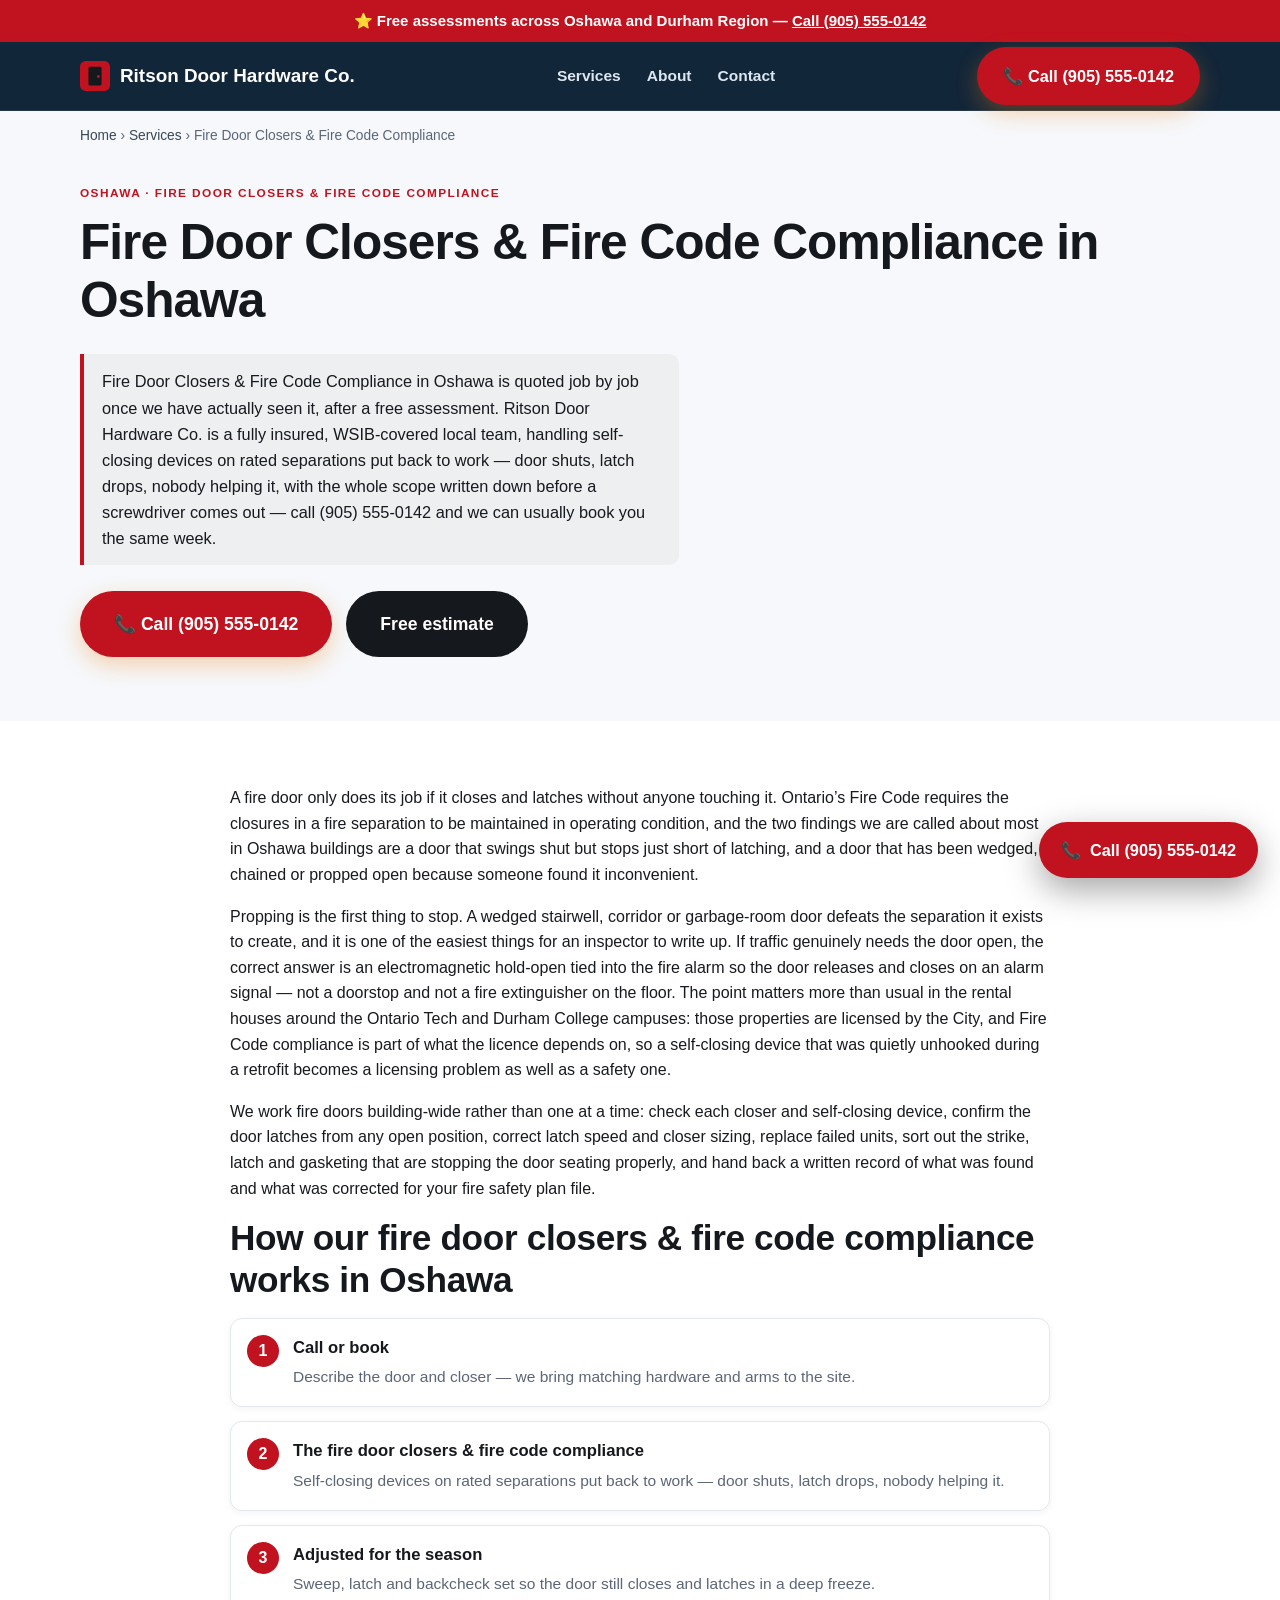
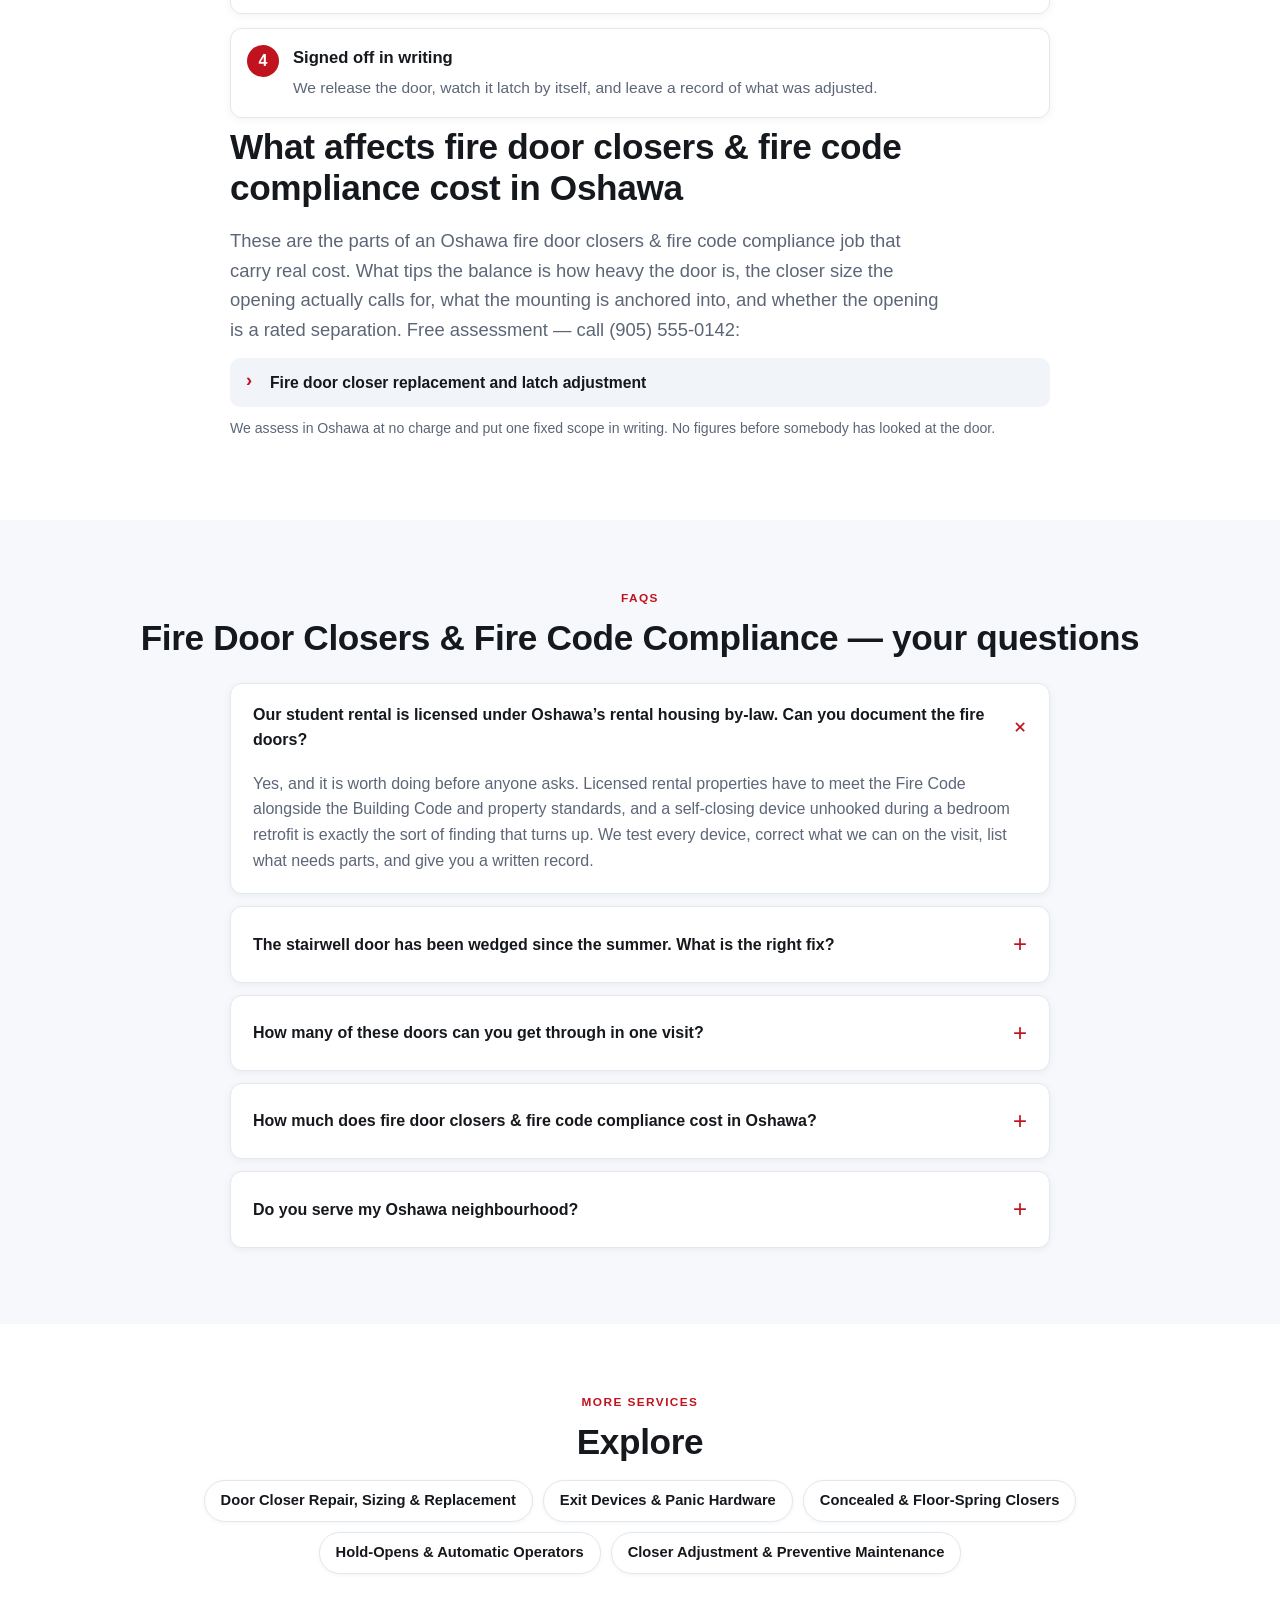
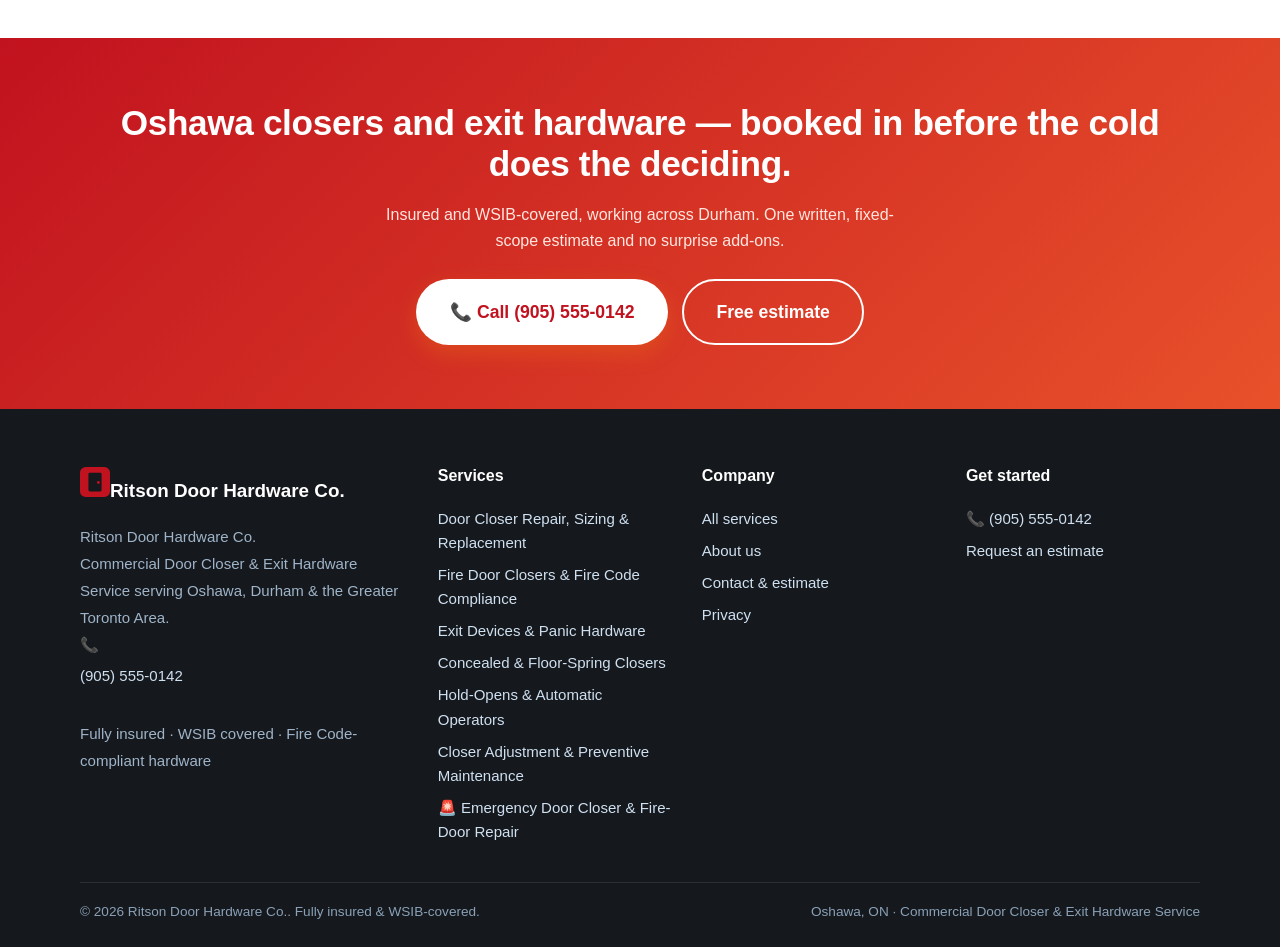
<file: services/fire-door-closers/index.html>
<!DOCTYPE html><html lang="en-CA"><head>
<meta charset="utf-8"><meta name="viewport" content="width=device-width, initial-scale=1, viewport-fit=cover">
<title>Fire Door Closers &amp; Fire Code Compliance in Oshawa</title><meta name="description" content="Fire Door Closers &amp; Fire Code Compliance in Oshawa, ON. Self-closing devices on rated separations put back to work — door shuts, latch drops, nobody helping.">
<link rel="canonical" href="https://www.oshawadoorcloser.com/services/fire-door-closers/"><link rel="alternate" hreflang="en-CA" href="https://www.oshawadoorcloser.com/services/fire-door-closers/"><link rel="alternate" hreflang="x-default" href="https://www.oshawadoorcloser.com/services/fire-door-closers/">
<meta name="robots" content="index,follow,max-image-preview:large"><meta name="theme-color" content="#15181c">
<meta name="geo.region" content="CA-ON"><meta name="geo.placename" content="Oshawa"><meta name="geo.position" content="43.8971;-78.8658"><meta name="ICBM" content="43.8971, -78.8658">
<meta property="og:type" content="website"><meta property="og:site_name" content="Ritson Door Hardware Co."><meta property="og:title" content="Fire Door Closers &amp; Fire Code Compliance in Oshawa"><meta property="og:description" content="Fire Door Closers &amp; Fire Code Compliance in Oshawa, ON. Self-closing devices on rated separations put back to work — door shuts, latch drops, nobody helping."><meta property="og:url" content="https://www.oshawadoorcloser.com/services/fire-door-closers/">
<meta property="og:image" content="https://www.oshawadoorcloser.com/assets/og.png"><meta property="og:image:type" content="image/png"><meta property="og:image:width" content="1200"><meta property="og:image:height" content="630"><meta property="og:image:alt" content="Ritson Door Hardware Co. — Commercial Door Closer &amp; Exit Hardware Service in Oshawa, ON"><meta property="og:locale" content="en_CA">
<meta name="twitter:card" content="summary_large_image"><meta name="twitter:title" content="Fire Door Closers &amp; Fire Code Compliance in Oshawa"><meta name="twitter:description" content="Fire Door Closers &amp; Fire Code Compliance in Oshawa, ON. Self-closing devices on rated separations put back to work — door shuts, latch drops, nobody helping."><meta name="twitter:image" content="https://www.oshawadoorcloser.com/assets/og.png">
<link rel="icon" href="/assets/favicon.svg" type="image/svg+xml"><link rel="icon" href="/favicon.ico" sizes="32x32"><link rel="apple-touch-icon" href="/assets/apple-touch-icon.png">
<link rel="preload" href="/css/styles.css" as="style"><link rel="stylesheet" href="/css/styles.css">
<script type="application/ld+json">{"@context":"https://schema.org","@graph":[{"@type":"Organization","@id":"https://www.oshawadoorcloser.com/#org","name":"Ritson Door Hardware Co.","url":"https://www.oshawadoorcloser.com/","logo":"https://www.oshawadoorcloser.com/assets/og.png","areaServed":{"@type":"City","name":"Oshawa"},"sameAs":["https://www.oshawadoorcloser.com/"]},{"@type":["HomeAndConstructionBusiness","LocalBusiness"],"@id":"https://www.oshawadoorcloser.com/#business","name":"Ritson Door Hardware Co.","image":"https://www.oshawadoorcloser.com/assets/og.png","url":"https://www.oshawadoorcloser.com/","telephone":"+19055550142","paymentAccepted":"Cash, Cheque, Credit Card, Interac e-Transfer","parentOrganization":{"@id":"https://www.oshawadoorcloser.com/#org"},"brand":{"@id":"https://www.oshawadoorcloser.com/#org"},"description":"Commercial Door Closer & Exit Hardware Service in Oshawa, ON — Fully insured, WSIB covered, Fire Code-compliant hardware. Priority same-day/next-day urgent response.","address":{"@type":"PostalAddress","addressLocality":"Oshawa","addressRegion":"ON","addressCountry":"CA"},"geo":{"@type":"GeoCoordinates","latitude":43.8971,"longitude":-78.8658},"areaServed":[{"@type":"City","name":"Oshawa"},{"@type":"GeoShape","circle":"43.8971 -78.8658 20000"}],"sameAs":["https://www.oshawadoorcloser.com/"],"hasMap":"https://www.google.com/maps?q=Oshawa%2C%20ON%2C%20Canada","openingHoursSpecification":[{"@type":"OpeningHoursSpecification","dayOfWeek":["Monday","Tuesday","Wednesday","Thursday","Friday"],"opens":"07:00","closes":"18:00"},{"@type":"OpeningHoursSpecification","dayOfWeek":["Saturday"],"opens":"08:00","closes":"15:00"}],"knowsAbout":["commercial door closer & exit hardware service","door closer repair and replacement","fire door self-closing devices","exit and panic hardware","Ontario Fire Code door maintenance","cold-weather closer adjustment","door closer repair, sizing & replacement","fire door closers & fire code compliance","exit devices & panic hardware","concealed & floor-spring closers","hold-opens & automatic operators","closer adjustment & preventive maintenance","Oshawa, ON service area"],"hasOfferCatalog":{"@type":"OfferCatalog","name":"Commercial Door Closer & Exit Hardware Service in Oshawa, ON","itemListElement":[{"@type":"Offer","itemOffered":{"@type":"Service","name":"Door Closer Repair, Sizing & Replacement (Oshawa)","areaServed":{"@type":"City","name":"Oshawa"}}},{"@type":"Offer","itemOffered":{"@type":"Service","name":"Fire Door Closers & Fire Code Compliance (Oshawa)","areaServed":{"@type":"City","name":"Oshawa"}}},{"@type":"Offer","itemOffered":{"@type":"Service","name":"Exit Devices & Panic Hardware (Oshawa)","areaServed":{"@type":"City","name":"Oshawa"}}},{"@type":"Offer","itemOffered":{"@type":"Service","name":"Concealed & Floor-Spring Closers (Oshawa)","areaServed":{"@type":"City","name":"Oshawa"}}},{"@type":"Offer","itemOffered":{"@type":"Service","name":"Hold-Opens & Automatic Operators (Oshawa)","areaServed":{"@type":"City","name":"Oshawa"}}},{"@type":"Offer","itemOffered":{"@type":"Service","name":"Closer Adjustment & Preventive Maintenance (Oshawa)","areaServed":{"@type":"City","name":"Oshawa"}}}]}},{"@type":"Service","serviceType":"Fire Door Closers & Fire Code Compliance","name":"Fire Door Closers & Fire Code Compliance in Oshawa","description":"Self-closing devices on rated separations put back to work — door shuts, latch drops, nobody helping it.","provider":{"@id":"https://www.oshawadoorcloser.com/#business"},"image":"https://www.oshawadoorcloser.com/assets/og.png","areaServed":{"@type":"City","name":"Oshawa"},"url":"https://www.oshawadoorcloser.com/services/fire-door-closers/"},{"@type":"BreadcrumbList","itemListElement":[{"@type":"ListItem","position":1,"name":"Home","item":"https://www.oshawadoorcloser.com/"},{"@type":"ListItem","position":2,"name":"Services","item":"https://www.oshawadoorcloser.com/services/"},{"@type":"ListItem","position":3,"name":"Fire Door Closers & Fire Code Compliance","item":"https://www.oshawadoorcloser.com/services/fire-door-closers/"}]},{"@type":"FAQPage","mainEntity":[{"@type":"Question","name":"Our student rental is licensed under Oshawa’s rental housing by-law. Can you document the fire doors?","acceptedAnswer":{"@type":"Answer","text":"Yes, and it is worth doing before anyone asks. Licensed rental properties have to meet the Fire Code alongside the Building Code and property standards, and a self-closing device unhooked during a bedroom retrofit is exactly the sort of finding that turns up. We test every device, correct what we can on the visit, list what needs parts, and give you a written record."}},{"@type":"Question","name":"The stairwell door has been wedged since the summer. What is the right fix?","acceptedAnswer":{"@type":"Answer","text":"Take the wedge away and find out why it was there. Nine times in ten the closer is set too hard, the door is binding on a frame that has swollen, or the unit has lost fluid and somebody gave up. If the door genuinely has to stand open for traffic, an electromagnetic hold-open tied to the fire alarm does it legally."}},{"@type":"Question","name":"How many of these doors can you get through in one visit?","acceptedAnswer":{"@type":"Answer","text":"A full afternoon in a mid-size apartment block usually covers the whole rated door list, because most of the work is testing and adjustment rather than replacement. We carry common closers, arms and brackets, so the units that do have to be swapped generally get swapped the same day instead of being wedged open until parts arrive."}},{"@type":"Question","name":"How much does fire door closers & fire code compliance cost in Oshawa?","acceptedAnswer":{"@type":"Answer","text":"Fire door corrections are quoted per opening after the list has been tested, because most doors need adjustment and only some need hardware. You get the written record and the estimate together. The assessment is free — call (905) 555-0142."}},{"@type":"Question","name":"Do you serve my Oshawa neighbourhood?","acceptedAnswer":{"@type":"Answer","text":"Yes — we cover Oshawa including Downtown Oshawa, O'Neill, McLaughlin, Vanier and the surrounding Durham area. Call (905) 555-0142 and we'll confirm scheduling for your street."}}]}]}</script>
</head><body><a class="skip" href="#main" style="position:absolute;left:-999px">Skip to content</a>
<div class="callstrip">⭐ Free assessments across Oshawa and Durham Region — <a href="tel:+19055550142">Call (905) 555-0142</a></div>
<header class="site"><div class="wrap nav"><a class="brand" href="/" aria-label="Ritson Door Hardware Co. home"><svg width="30" height="30" viewBox="0 0 32 32" fill="none" aria-hidden="true"><rect width="32" height="32" rx="6" fill="#c1121f"/><rect x="9" y="6" width="14" height="20" rx="1.5" fill="#15181c"/><circle cx="19.6" cy="16.5" r="1.5" fill="#c1121f"/></svg>Ritson Door Hardware Co.</a>
<nav class="nav-links" id="nav" aria-label="Main"><a href="/services/">Services</a><a href="/about/">About</a><a href="/contact/">Contact</a></nav>
<div class="nav-cta"><a class="btn btn-call" href="tel:+19055550142">📞 Call (905) 555-0142</a><button class="menu-btn" aria-label="Open menu" aria-expanded="false" aria-controls="nav"><span aria-hidden="true">☰</span></button></div>
</div></header><main id="main"><div class="wrap"><nav class="crumbs" aria-label="Breadcrumb"><a href="/">Home</a> › <a href="/services/">Services</a> › <span aria-current="page">Fire Door Closers &amp; Fire Code Compliance</span></nav></div><section class="section" style="padding-top:18px"><div class="wrap"><span class="eyebrow">Oshawa · Fire Door Closers &amp; Fire Code Compliance</span><h1>Fire Door Closers &amp; Fire Code Compliance in Oshawa</h1><p class="answer-capsule" data-answer>Fire Door Closers &amp; Fire Code Compliance in Oshawa is quoted job by job once we have actually seen it, after a free assessment. Ritson Door Hardware Co. is a fully insured, WSIB-covered local team, handling self-closing devices on rated separations put back to work — door shuts, latch drops, nobody helping it, with the whole scope written down before a screwdriver comes out — call (905) 555-0142 and we can usually book you the same week.</p><div class="hero-cta"><a class="btn btn-call btn-lg" href="tel:+19055550142">📞 Call (905) 555-0142</a><a class="btn btn-dark btn-lg" href="/contact/" data-book>Free estimate</a></div></div></section>
<section class="section alt"><div class="wrap" style="max-width:860px"><p>A fire door only does its job if it closes and latches without anyone touching it. Ontario’s Fire Code requires the closures in a fire separation to be maintained in operating condition, and the two findings we are called about most in Oshawa buildings are a door that swings shut but stops just short of latching, and a door that has been wedged, chained or propped open because someone found it inconvenient.</p><p>Propping is the first thing to stop. A wedged stairwell, corridor or garbage-room door defeats the separation it exists to create, and it is one of the easiest things for an inspector to write up. If traffic genuinely needs the door open, the correct answer is an electromagnetic hold-open tied into the fire alarm so the door releases and closes on an alarm signal — not a doorstop and not a fire extinguisher on the floor. The point matters more than usual in the rental houses around the Ontario Tech and Durham College campuses: those properties are licensed by the City, and Fire Code compliance is part of what the licence depends on, so a self-closing device that was quietly unhooked during a retrofit becomes a licensing problem as well as a safety one.</p><p>We work fire doors building-wide rather than one at a time: check each closer and self-closing device, confirm the door latches from any open position, correct latch speed and closer sizing, replace failed units, sort out the strike, latch and gasketing that are stopping the door seating properly, and hand back a written record of what was found and what was corrected for your fire safety plan file.</p><h2>How our fire door closers &amp; fire code compliance works in Oshawa</h2><ol class="proc"><li><b>Call or book</b><span>Describe the door and closer — we bring matching hardware and arms to the site.</span></li><li><b>The fire door closers &amp; fire code compliance</b><span>Self-closing devices on rated separations put back to work — door shuts, latch drops, nobody helping it.</span></li><li><b>Adjusted for the season</b><span>Sweep, latch and backcheck set so the door still closes and latches in a deep freeze.</span></li><li><b>Signed off in writing</b><span>We release the door, watch it latch by itself, and leave a record of what was adjusted.</span></li></ol><h2>What affects fire door closers &amp; fire code compliance cost in Oshawa</h2><p class="lead" style="max-width:70ch;margin:0 0 14px">These are the parts of an Oshawa fire door closers &amp; fire code compliance job that carry real cost. What tips the balance is how heavy the door is, the closer size the opening actually calls for, what the mounting is anchored into, and whether the opening is a rated separation. Free assessment — call (905) 555-0142:</p><ul class="factors"><li><strong>Fire door closer replacement and latch adjustment</strong></li></ul><p class="price-note">We assess in Oshawa at no charge and put one fixed scope in writing. No figures before somebody has looked at the door.</p></div></section>
<section class="section"><div class="wrap center"><span class="eyebrow">FAQs</span><h2>Fire Door Closers &amp; Fire Code Compliance — your questions</h2></div><div class="wrap" style="margin-top:24px"><div class="faq" style="max-width:820px;margin:0 auto"><details open><summary>Our student rental is licensed under Oshawa’s rental housing by-law. Can you document the fire doors?</summary><p>Yes, and it is worth doing before anyone asks. Licensed rental properties have to meet the Fire Code alongside the Building Code and property standards, and a self-closing device unhooked during a bedroom retrofit is exactly the sort of finding that turns up. We test every device, correct what we can on the visit, list what needs parts, and give you a written record.</p></details><details><summary>The stairwell door has been wedged since the summer. What is the right fix?</summary><p>Take the wedge away and find out why it was there. Nine times in ten the closer is set too hard, the door is binding on a frame that has swollen, or the unit has lost fluid and somebody gave up. If the door genuinely has to stand open for traffic, an electromagnetic hold-open tied to the fire alarm does it legally.</p></details><details><summary>How many of these doors can you get through in one visit?</summary><p>A full afternoon in a mid-size apartment block usually covers the whole rated door list, because most of the work is testing and adjustment rather than replacement. We carry common closers, arms and brackets, so the units that do have to be swapped generally get swapped the same day instead of being wedged open until parts arrive.</p></details><details><summary>How much does fire door closers &amp; fire code compliance cost in Oshawa?</summary><p>Fire door corrections are quoted per opening after the list has been tested, because most doors need adjustment and only some need hardware. You get the written record and the estimate together. The assessment is free — call (905) 555-0142.</p></details><details><summary>Do you serve my Oshawa neighbourhood?</summary><p>Yes — we cover Oshawa including Downtown Oshawa, O&#39;Neill, McLaughlin, Vanier and the surrounding Durham area. Call (905) 555-0142 and we&#39;ll confirm scheduling for your street.</p></details></div></div></section>
<section class="section alt"><div class="wrap center"><span class="eyebrow">More services</span><h2>Explore</h2><div class="chips" style="justify-content:center;margin-top:16px"><a class="chip" href="/services/door-closer-repair/">Door Closer Repair, Sizing &amp; Replacement</a><a class="chip" href="/services/exit-devices-panic-hardware/">Exit Devices &amp; Panic Hardware</a><a class="chip" href="/services/concealed-floor-spring-closers/">Concealed &amp; Floor-Spring Closers</a><a class="chip" href="/services/hold-opens-automatic-operators/">Hold-Opens &amp; Automatic Operators</a><a class="chip" href="/services/closer-adjustment-maintenance/">Closer Adjustment &amp; Preventive Maintenance</a></div></div></section>
<section class="section cta-band"><div class="wrap"><h2>Oshawa closers and exit hardware — booked in before the cold does the deciding.</h2><p>Insured and WSIB-covered, working across Durham. One written, fixed-scope estimate and no surprise add-ons.</p><div class="hero-cta" style="justify-content:center"><a class="btn btn-call btn-lg" href="tel:+19055550142">📞 Call (905) 555-0142</a><a class="btn btn-ghost btn-lg" href="/contact/" data-book>Free estimate</a></div></div></section></main><footer class="site"><div class="wrap"><div class="cols">
<div><a class="brand" href="/" aria-label="Ritson Door Hardware Co. home"><svg width="30" height="30" viewBox="0 0 32 32" fill="none" aria-hidden="true"><rect width="32" height="32" rx="6" fill="#c1121f"/><rect x="9" y="6" width="14" height="20" rx="1.5" fill="#15181c"/><circle cx="19.6" cy="16.5" r="1.5" fill="#c1121f"/></svg>Ritson Door Hardware Co.</a><address class="nap" style="font-style:normal">Ritson Door Hardware Co.<br>Commercial Door Closer &amp; Exit Hardware Service serving Oshawa, Durham &amp; the Greater Toronto Area.<br>📞 <a href="tel:+19055550142">(905) 555-0142</a><br>Fully insured · WSIB covered · Fire Code-compliant hardware</address></div>
<div><h4>Services</h4><a href="/services/door-closer-repair/">Door Closer Repair, Sizing &amp; Replacement</a><a href="/services/fire-door-closers/">Fire Door Closers &amp; Fire Code Compliance</a><a href="/services/exit-devices-panic-hardware/">Exit Devices &amp; Panic Hardware</a><a href="/services/concealed-floor-spring-closers/">Concealed &amp; Floor-Spring Closers</a><a href="/services/hold-opens-automatic-operators/">Hold-Opens &amp; Automatic Operators</a><a href="/services/closer-adjustment-maintenance/">Closer Adjustment &amp; Preventive Maintenance</a><a href="/services/emergency-door-closer-repair/">🚨 Emergency Door Closer &amp; Fire-Door Repair</a></div>
<div><h4>Company</h4><a href="/services/">All services</a><a href="/about/">About us</a><a href="/contact/">Contact &amp; estimate</a><a href="/privacy/">Privacy</a></div>
<div><h4>Get started</h4><a href="tel:+19055550142">📞 (905) 555-0142</a><a href="/contact/" data-book>Request an estimate</a></div>
</div><div class="legal"><span>© 2026 Ritson Door Hardware Co.. Fully insured &amp; WSIB-covered.</span><span>Oshawa, ON · Commercial Door Closer &amp; Exit Hardware Service</span></div></div></footer><a class="fab-call" href="tel:+19055550142" aria-label="Call Ritson Door Hardware Co."><span aria-hidden="true">📞</span> Call (905) 555-0142</a>
<div class="callbar"><a class="btn btn-call" href="tel:+19055550142">📞 Call now</a><a class="btn btn-dark" href="/contact/" data-book>Free estimate</a></div>
<script src="/js/main.js" defer></script></body></html>
</file>
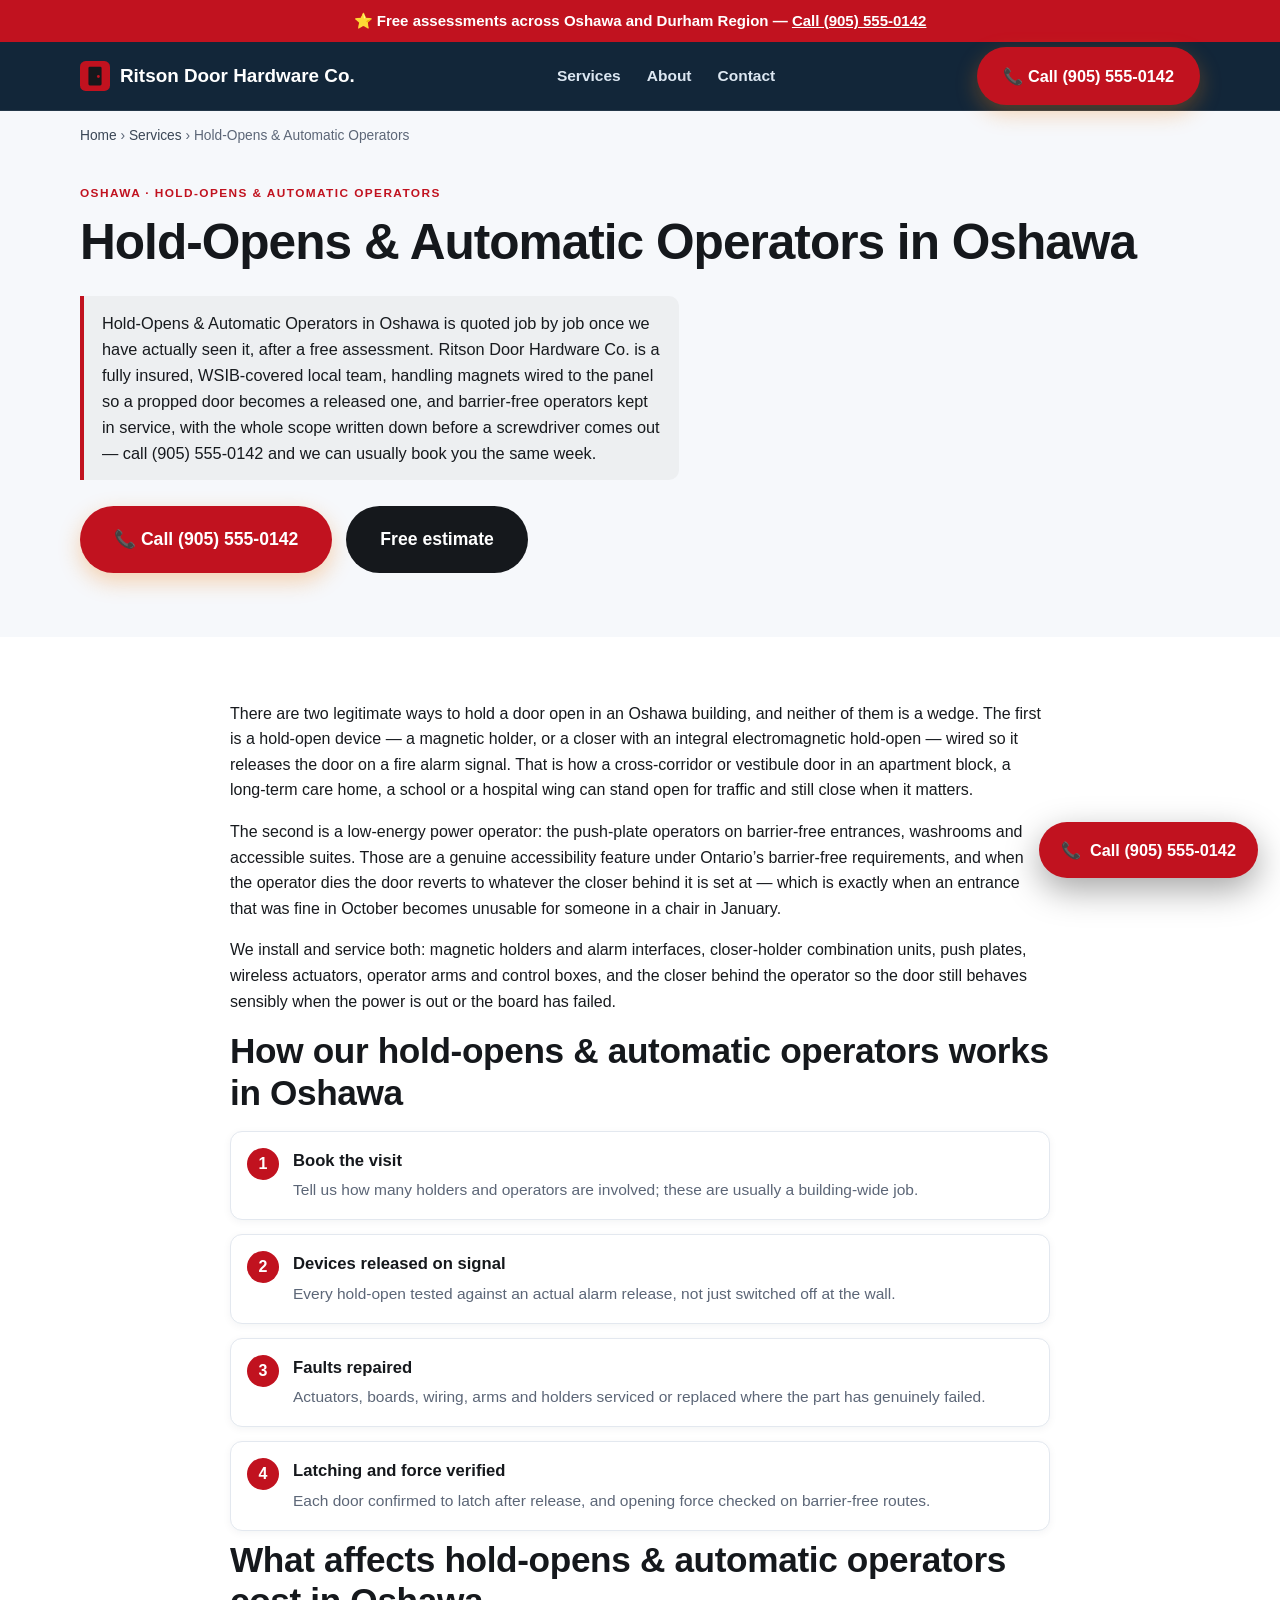
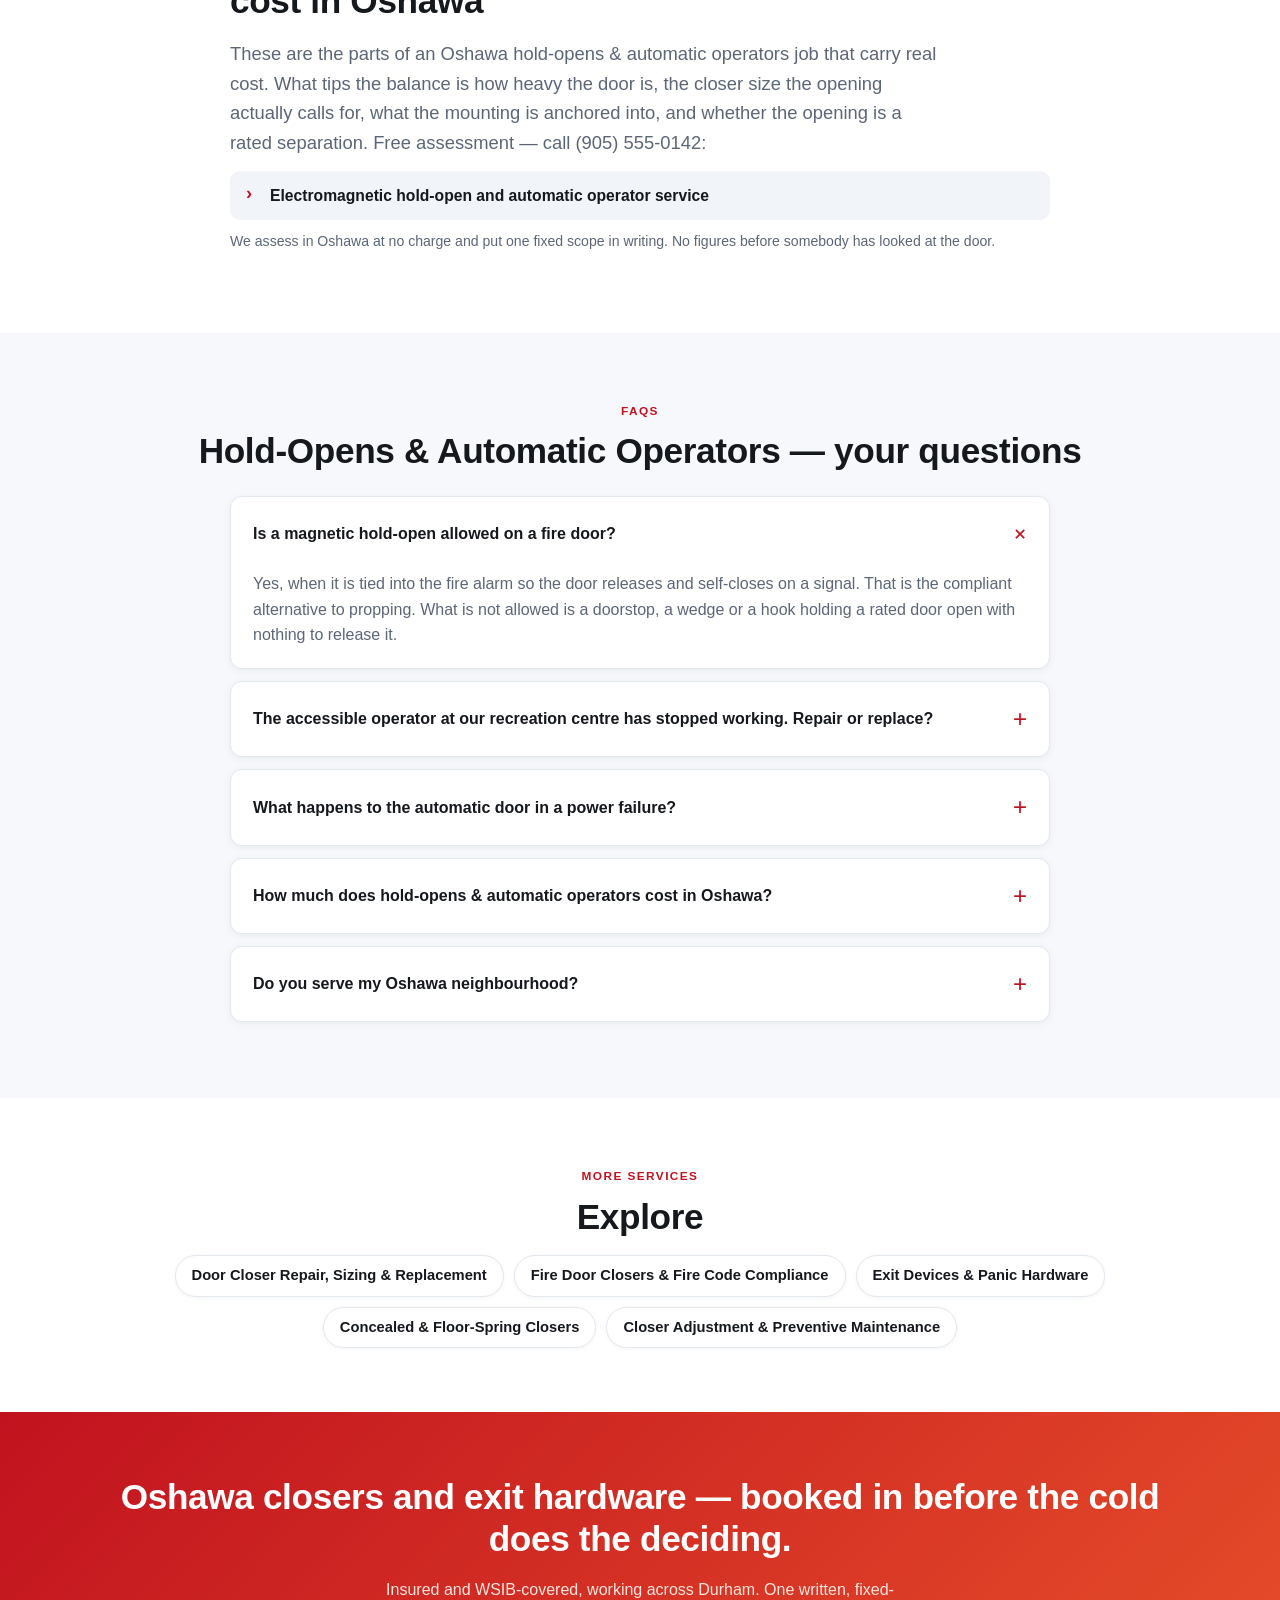
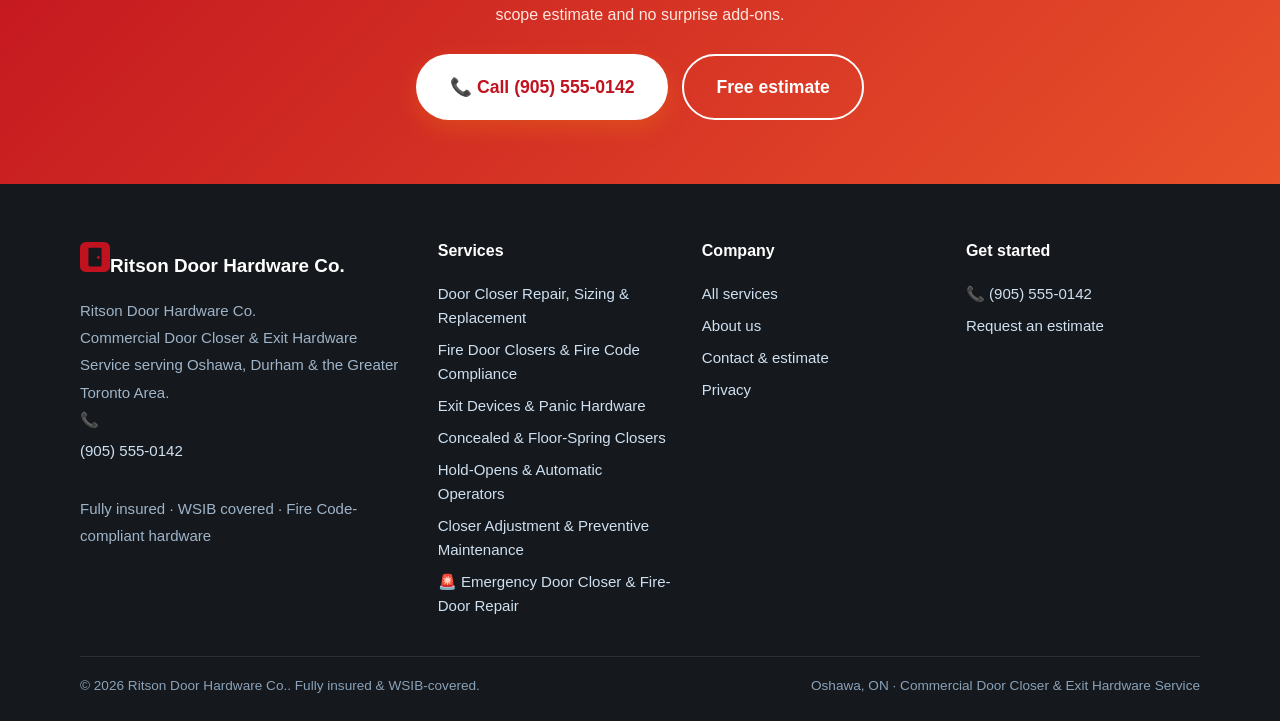
<file: services/hold-opens-automatic-operators/index.html>
<!DOCTYPE html><html lang="en-CA"><head>
<meta charset="utf-8"><meta name="viewport" content="width=device-width, initial-scale=1, viewport-fit=cover">
<title>Hold-Opens &amp; Automatic Operators in Oshawa</title><meta name="description" content="Hold-Opens &amp; Automatic Operators in Oshawa, ON. Magnets wired to the panel so a propped door becomes a released one, and barrier-free operators kept.">
<link rel="canonical" href="https://www.oshawadoorcloser.com/services/hold-opens-automatic-operators/"><link rel="alternate" hreflang="en-CA" href="https://www.oshawadoorcloser.com/services/hold-opens-automatic-operators/"><link rel="alternate" hreflang="x-default" href="https://www.oshawadoorcloser.com/services/hold-opens-automatic-operators/">
<meta name="robots" content="index,follow,max-image-preview:large"><meta name="theme-color" content="#15181c">
<meta name="geo.region" content="CA-ON"><meta name="geo.placename" content="Oshawa"><meta name="geo.position" content="43.8971;-78.8658"><meta name="ICBM" content="43.8971, -78.8658">
<meta property="og:type" content="website"><meta property="og:site_name" content="Ritson Door Hardware Co."><meta property="og:title" content="Hold-Opens &amp; Automatic Operators in Oshawa"><meta property="og:description" content="Hold-Opens &amp; Automatic Operators in Oshawa, ON. Magnets wired to the panel so a propped door becomes a released one, and barrier-free operators kept."><meta property="og:url" content="https://www.oshawadoorcloser.com/services/hold-opens-automatic-operators/">
<meta property="og:image" content="https://www.oshawadoorcloser.com/assets/og.png"><meta property="og:image:type" content="image/png"><meta property="og:image:width" content="1200"><meta property="og:image:height" content="630"><meta property="og:image:alt" content="Ritson Door Hardware Co. — Commercial Door Closer &amp; Exit Hardware Service in Oshawa, ON"><meta property="og:locale" content="en_CA">
<meta name="twitter:card" content="summary_large_image"><meta name="twitter:title" content="Hold-Opens &amp; Automatic Operators in Oshawa"><meta name="twitter:description" content="Hold-Opens &amp; Automatic Operators in Oshawa, ON. Magnets wired to the panel so a propped door becomes a released one, and barrier-free operators kept."><meta name="twitter:image" content="https://www.oshawadoorcloser.com/assets/og.png">
<link rel="icon" href="/assets/favicon.svg" type="image/svg+xml"><link rel="icon" href="/favicon.ico" sizes="32x32"><link rel="apple-touch-icon" href="/assets/apple-touch-icon.png">
<link rel="preload" href="/css/styles.css" as="style"><link rel="stylesheet" href="/css/styles.css">
<script type="application/ld+json">{"@context":"https://schema.org","@graph":[{"@type":"Organization","@id":"https://www.oshawadoorcloser.com/#org","name":"Ritson Door Hardware Co.","url":"https://www.oshawadoorcloser.com/","logo":"https://www.oshawadoorcloser.com/assets/og.png","areaServed":{"@type":"City","name":"Oshawa"},"sameAs":["https://www.oshawadoorcloser.com/"]},{"@type":["HomeAndConstructionBusiness","LocalBusiness"],"@id":"https://www.oshawadoorcloser.com/#business","name":"Ritson Door Hardware Co.","image":"https://www.oshawadoorcloser.com/assets/og.png","url":"https://www.oshawadoorcloser.com/","telephone":"+19055550142","paymentAccepted":"Cash, Cheque, Credit Card, Interac e-Transfer","parentOrganization":{"@id":"https://www.oshawadoorcloser.com/#org"},"brand":{"@id":"https://www.oshawadoorcloser.com/#org"},"description":"Commercial Door Closer & Exit Hardware Service in Oshawa, ON — Fully insured, WSIB covered, Fire Code-compliant hardware. Priority same-day/next-day urgent response.","address":{"@type":"PostalAddress","addressLocality":"Oshawa","addressRegion":"ON","addressCountry":"CA"},"geo":{"@type":"GeoCoordinates","latitude":43.8971,"longitude":-78.8658},"areaServed":[{"@type":"City","name":"Oshawa"},{"@type":"GeoShape","circle":"43.8971 -78.8658 20000"}],"sameAs":["https://www.oshawadoorcloser.com/"],"hasMap":"https://www.google.com/maps?q=Oshawa%2C%20ON%2C%20Canada","openingHoursSpecification":[{"@type":"OpeningHoursSpecification","dayOfWeek":["Monday","Tuesday","Wednesday","Thursday","Friday"],"opens":"07:00","closes":"18:00"},{"@type":"OpeningHoursSpecification","dayOfWeek":["Saturday"],"opens":"08:00","closes":"15:00"}],"knowsAbout":["commercial door closer & exit hardware service","door closer repair and replacement","fire door self-closing devices","exit and panic hardware","Ontario Fire Code door maintenance","cold-weather closer adjustment","door closer repair, sizing & replacement","fire door closers & fire code compliance","exit devices & panic hardware","concealed & floor-spring closers","hold-opens & automatic operators","closer adjustment & preventive maintenance","Oshawa, ON service area"],"hasOfferCatalog":{"@type":"OfferCatalog","name":"Commercial Door Closer & Exit Hardware Service in Oshawa, ON","itemListElement":[{"@type":"Offer","itemOffered":{"@type":"Service","name":"Door Closer Repair, Sizing & Replacement (Oshawa)","areaServed":{"@type":"City","name":"Oshawa"}}},{"@type":"Offer","itemOffered":{"@type":"Service","name":"Fire Door Closers & Fire Code Compliance (Oshawa)","areaServed":{"@type":"City","name":"Oshawa"}}},{"@type":"Offer","itemOffered":{"@type":"Service","name":"Exit Devices & Panic Hardware (Oshawa)","areaServed":{"@type":"City","name":"Oshawa"}}},{"@type":"Offer","itemOffered":{"@type":"Service","name":"Concealed & Floor-Spring Closers (Oshawa)","areaServed":{"@type":"City","name":"Oshawa"}}},{"@type":"Offer","itemOffered":{"@type":"Service","name":"Hold-Opens & Automatic Operators (Oshawa)","areaServed":{"@type":"City","name":"Oshawa"}}},{"@type":"Offer","itemOffered":{"@type":"Service","name":"Closer Adjustment & Preventive Maintenance (Oshawa)","areaServed":{"@type":"City","name":"Oshawa"}}}]}},{"@type":"Service","serviceType":"Hold-Opens & Automatic Operators","name":"Hold-Opens & Automatic Operators in Oshawa","description":"Magnets wired to the panel so a propped door becomes a released one, and barrier-free operators kept in service.","provider":{"@id":"https://www.oshawadoorcloser.com/#business"},"image":"https://www.oshawadoorcloser.com/assets/og.png","areaServed":{"@type":"City","name":"Oshawa"},"url":"https://www.oshawadoorcloser.com/services/hold-opens-automatic-operators/"},{"@type":"BreadcrumbList","itemListElement":[{"@type":"ListItem","position":1,"name":"Home","item":"https://www.oshawadoorcloser.com/"},{"@type":"ListItem","position":2,"name":"Services","item":"https://www.oshawadoorcloser.com/services/"},{"@type":"ListItem","position":3,"name":"Hold-Opens & Automatic Operators","item":"https://www.oshawadoorcloser.com/services/hold-opens-automatic-operators/"}]},{"@type":"FAQPage","mainEntity":[{"@type":"Question","name":"Is a magnetic hold-open allowed on a fire door?","acceptedAnswer":{"@type":"Answer","text":"Yes, when it is tied into the fire alarm so the door releases and self-closes on a signal. That is the compliant alternative to propping. What is not allowed is a doorstop, a wedge or a hook holding a rated door open with nothing to release it."}},{"@type":"Question","name":"The accessible operator at our recreation centre has stopped working. Repair or replace?","acceptedAnswer":{"@type":"Answer","text":"Usually repair. Most failures are the actuator, the control board, a wiring fault or a worn operator arm rather than the whole unit, and all of those are parts. We diagnose on site and replace the entire operator only where the parts genuinely no longer exist or the unit has been damaged past sense."}},{"@type":"Question","name":"What happens to the automatic door in a power failure?","acceptedAnswer":{"@type":"Answer","text":"It reverts to the closer behind it, which is exactly why that closer has to be set properly instead of left slack because the operator normally does the work. On a barrier-free entrance we also check the manual opening force, because a door that is fine with the operator running can be unusable without it."}},{"@type":"Question","name":"How much does hold-opens & automatic operators cost in Oshawa?","acceptedAnswer":{"@type":"Answer","text":"Hold-opens and operators depend on what is already installed and how it is wired. We check the device, the closer behind it and the alarm connection, then quote the whole assembly in writing rather than one part of it. Free assessment — call (905) 555-0142."}},{"@type":"Question","name":"Do you serve my Oshawa neighbourhood?","acceptedAnswer":{"@type":"Answer","text":"Yes — we cover Oshawa including Downtown Oshawa, O'Neill, McLaughlin, Vanier and the surrounding Durham area. Call (905) 555-0142 and we'll confirm scheduling for your street."}}]}]}</script>
</head><body><a class="skip" href="#main" style="position:absolute;left:-999px">Skip to content</a>
<div class="callstrip">⭐ Free assessments across Oshawa and Durham Region — <a href="tel:+19055550142">Call (905) 555-0142</a></div>
<header class="site"><div class="wrap nav"><a class="brand" href="/" aria-label="Ritson Door Hardware Co. home"><svg width="30" height="30" viewBox="0 0 32 32" fill="none" aria-hidden="true"><rect width="32" height="32" rx="6" fill="#c1121f"/><rect x="9" y="6" width="14" height="20" rx="1.5" fill="#15181c"/><circle cx="19.6" cy="16.5" r="1.5" fill="#c1121f"/></svg>Ritson Door Hardware Co.</a>
<nav class="nav-links" id="nav" aria-label="Main"><a href="/services/">Services</a><a href="/about/">About</a><a href="/contact/">Contact</a></nav>
<div class="nav-cta"><a class="btn btn-call" href="tel:+19055550142">📞 Call (905) 555-0142</a><button class="menu-btn" aria-label="Open menu" aria-expanded="false" aria-controls="nav"><span aria-hidden="true">☰</span></button></div>
</div></header><main id="main"><div class="wrap"><nav class="crumbs" aria-label="Breadcrumb"><a href="/">Home</a> › <a href="/services/">Services</a> › <span aria-current="page">Hold-Opens &amp; Automatic Operators</span></nav></div><section class="section" style="padding-top:18px"><div class="wrap"><span class="eyebrow">Oshawa · Hold-Opens &amp; Automatic Operators</span><h1>Hold-Opens &amp; Automatic Operators in Oshawa</h1><p class="answer-capsule" data-answer>Hold-Opens &amp; Automatic Operators in Oshawa is quoted job by job once we have actually seen it, after a free assessment. Ritson Door Hardware Co. is a fully insured, WSIB-covered local team, handling magnets wired to the panel so a propped door becomes a released one, and barrier-free operators kept in service, with the whole scope written down before a screwdriver comes out — call (905) 555-0142 and we can usually book you the same week.</p><div class="hero-cta"><a class="btn btn-call btn-lg" href="tel:+19055550142">📞 Call (905) 555-0142</a><a class="btn btn-dark btn-lg" href="/contact/" data-book>Free estimate</a></div></div></section>
<section class="section alt"><div class="wrap" style="max-width:860px"><p>There are two legitimate ways to hold a door open in an Oshawa building, and neither of them is a wedge. The first is a hold-open device — a magnetic holder, or a closer with an integral electromagnetic hold-open — wired so it releases the door on a fire alarm signal. That is how a cross-corridor or vestibule door in an apartment block, a long-term care home, a school or a hospital wing can stand open for traffic and still close when it matters.</p><p>The second is a low-energy power operator: the push-plate operators on barrier-free entrances, washrooms and accessible suites. Those are a genuine accessibility feature under Ontario’s barrier-free requirements, and when the operator dies the door reverts to whatever the closer behind it is set at — which is exactly when an entrance that was fine in October becomes unusable for someone in a chair in January.</p><p>We install and service both: magnetic holders and alarm interfaces, closer-holder combination units, push plates, wireless actuators, operator arms and control boxes, and the closer behind the operator so the door still behaves sensibly when the power is out or the board has failed.</p><h2>How our hold-opens &amp; automatic operators works in Oshawa</h2><ol class="proc"><li><b>Book the visit</b><span>Tell us how many holders and operators are involved; these are usually a building-wide job.</span></li><li><b>Devices released on signal</b><span>Every hold-open tested against an actual alarm release, not just switched off at the wall.</span></li><li><b>Faults repaired</b><span>Actuators, boards, wiring, arms and holders serviced or replaced where the part has genuinely failed.</span></li><li><b>Latching and force verified</b><span>Each door confirmed to latch after release, and opening force checked on barrier-free routes.</span></li></ol><h2>What affects hold-opens &amp; automatic operators cost in Oshawa</h2><p class="lead" style="max-width:70ch;margin:0 0 14px">These are the parts of an Oshawa hold-opens &amp; automatic operators job that carry real cost. What tips the balance is how heavy the door is, the closer size the opening actually calls for, what the mounting is anchored into, and whether the opening is a rated separation. Free assessment — call (905) 555-0142:</p><ul class="factors"><li><strong>Electromagnetic hold-open and automatic operator service</strong></li></ul><p class="price-note">We assess in Oshawa at no charge and put one fixed scope in writing. No figures before somebody has looked at the door.</p></div></section>
<section class="section"><div class="wrap center"><span class="eyebrow">FAQs</span><h2>Hold-Opens &amp; Automatic Operators — your questions</h2></div><div class="wrap" style="margin-top:24px"><div class="faq" style="max-width:820px;margin:0 auto"><details open><summary>Is a magnetic hold-open allowed on a fire door?</summary><p>Yes, when it is tied into the fire alarm so the door releases and self-closes on a signal. That is the compliant alternative to propping. What is not allowed is a doorstop, a wedge or a hook holding a rated door open with nothing to release it.</p></details><details><summary>The accessible operator at our recreation centre has stopped working. Repair or replace?</summary><p>Usually repair. Most failures are the actuator, the control board, a wiring fault or a worn operator arm rather than the whole unit, and all of those are parts. We diagnose on site and replace the entire operator only where the parts genuinely no longer exist or the unit has been damaged past sense.</p></details><details><summary>What happens to the automatic door in a power failure?</summary><p>It reverts to the closer behind it, which is exactly why that closer has to be set properly instead of left slack because the operator normally does the work. On a barrier-free entrance we also check the manual opening force, because a door that is fine with the operator running can be unusable without it.</p></details><details><summary>How much does hold-opens &amp; automatic operators cost in Oshawa?</summary><p>Hold-opens and operators depend on what is already installed and how it is wired. We check the device, the closer behind it and the alarm connection, then quote the whole assembly in writing rather than one part of it. Free assessment — call (905) 555-0142.</p></details><details><summary>Do you serve my Oshawa neighbourhood?</summary><p>Yes — we cover Oshawa including Downtown Oshawa, O&#39;Neill, McLaughlin, Vanier and the surrounding Durham area. Call (905) 555-0142 and we&#39;ll confirm scheduling for your street.</p></details></div></div></section>
<section class="section alt"><div class="wrap center"><span class="eyebrow">More services</span><h2>Explore</h2><div class="chips" style="justify-content:center;margin-top:16px"><a class="chip" href="/services/door-closer-repair/">Door Closer Repair, Sizing &amp; Replacement</a><a class="chip" href="/services/fire-door-closers/">Fire Door Closers &amp; Fire Code Compliance</a><a class="chip" href="/services/exit-devices-panic-hardware/">Exit Devices &amp; Panic Hardware</a><a class="chip" href="/services/concealed-floor-spring-closers/">Concealed &amp; Floor-Spring Closers</a><a class="chip" href="/services/closer-adjustment-maintenance/">Closer Adjustment &amp; Preventive Maintenance</a></div></div></section>
<section class="section cta-band"><div class="wrap"><h2>Oshawa closers and exit hardware — booked in before the cold does the deciding.</h2><p>Insured and WSIB-covered, working across Durham. One written, fixed-scope estimate and no surprise add-ons.</p><div class="hero-cta" style="justify-content:center"><a class="btn btn-call btn-lg" href="tel:+19055550142">📞 Call (905) 555-0142</a><a class="btn btn-ghost btn-lg" href="/contact/" data-book>Free estimate</a></div></div></section></main><footer class="site"><div class="wrap"><div class="cols">
<div><a class="brand" href="/" aria-label="Ritson Door Hardware Co. home"><svg width="30" height="30" viewBox="0 0 32 32" fill="none" aria-hidden="true"><rect width="32" height="32" rx="6" fill="#c1121f"/><rect x="9" y="6" width="14" height="20" rx="1.5" fill="#15181c"/><circle cx="19.6" cy="16.5" r="1.5" fill="#c1121f"/></svg>Ritson Door Hardware Co.</a><address class="nap" style="font-style:normal">Ritson Door Hardware Co.<br>Commercial Door Closer &amp; Exit Hardware Service serving Oshawa, Durham &amp; the Greater Toronto Area.<br>📞 <a href="tel:+19055550142">(905) 555-0142</a><br>Fully insured · WSIB covered · Fire Code-compliant hardware</address></div>
<div><h4>Services</h4><a href="/services/door-closer-repair/">Door Closer Repair, Sizing &amp; Replacement</a><a href="/services/fire-door-closers/">Fire Door Closers &amp; Fire Code Compliance</a><a href="/services/exit-devices-panic-hardware/">Exit Devices &amp; Panic Hardware</a><a href="/services/concealed-floor-spring-closers/">Concealed &amp; Floor-Spring Closers</a><a href="/services/hold-opens-automatic-operators/">Hold-Opens &amp; Automatic Operators</a><a href="/services/closer-adjustment-maintenance/">Closer Adjustment &amp; Preventive Maintenance</a><a href="/services/emergency-door-closer-repair/">🚨 Emergency Door Closer &amp; Fire-Door Repair</a></div>
<div><h4>Company</h4><a href="/services/">All services</a><a href="/about/">About us</a><a href="/contact/">Contact &amp; estimate</a><a href="/privacy/">Privacy</a></div>
<div><h4>Get started</h4><a href="tel:+19055550142">📞 (905) 555-0142</a><a href="/contact/" data-book>Request an estimate</a></div>
</div><div class="legal"><span>© 2026 Ritson Door Hardware Co.. Fully insured &amp; WSIB-covered.</span><span>Oshawa, ON · Commercial Door Closer &amp; Exit Hardware Service</span></div></div></footer><a class="fab-call" href="tel:+19055550142" aria-label="Call Ritson Door Hardware Co."><span aria-hidden="true">📞</span> Call (905) 555-0142</a>
<div class="callbar"><a class="btn btn-call" href="tel:+19055550142">📞 Call now</a><a class="btn btn-dark" href="/contact/" data-book>Free estimate</a></div>
<script src="/js/main.js" defer></script></body></html>
</file>
<file: css/styles.css>
/* TrueNorth Garage Doors — shared stylesheet
   Performance-first: system font stack (zero web-font requests),
   fixed media sizing to protect CLS, GPU-friendly transitions only. */

:root{
  --navy:#0b1f33;
  --navy-2:#12304d;
  --steel:#1f4e79;
  --ice:#eaf2fb;
  --red:#d8232a;
  --red-dark:#b01a20;
  --amber:#f5a623;
  --green:#1e9e5a;
  --ink:#16202b;
  --muted:#5b6b7b;
  --line:#dde6ef;
  --card:#ffffff;
  --bg:#f6f9fc;
  --radius:14px;
  --shadow:0 6px 24px rgba(11,31,51,.10);
  --shadow-lg:0 18px 50px rgba(11,31,51,.18);
  --maxw:1160px;
  --font:-apple-system,BlinkMacSystemFont,"Segoe UI",Roboto,Helvetica,Arial,"Apple Color Emoji","Segoe UI Emoji",sans-serif;
}

*{box-sizing:border-box}
/* A11Y (P2-8): visible keyboard-focus ring on every interactive element, honoring the per-site accent. */
:focus-visible{outline:2px solid var(--accent,#ef7d10);outline-offset:2px;border-radius:3px}
html{scroll-behavior:smooth}
body{
  margin:0;font-family:var(--font);color:var(--ink);background:var(--bg);
  line-height:1.6;-webkit-font-smoothing:antialiased;text-rendering:optimizeLegibility;
}
img{max-width:100%;height:auto;display:block}
a{color:var(--steel);text-decoration:none}
a:hover{text-decoration:underline}
h1,h2,h3{line-height:1.18;color:var(--navy);margin:0 0 .5em}
h1{font-size:clamp(2rem,5vw,3.1rem);letter-spacing:-.02em}
h2{font-size:clamp(1.5rem,3.4vw,2.2rem);letter-spacing:-.01em}
h3{font-size:1.18rem}
p{margin:0 0 1rem}
.wrap{max-width:var(--maxw);margin:0 auto;padding:0 20px}
.section{padding:64px 0}
.section.alt{background:#fff}
.lead{font-size:1.15rem;color:var(--muted);max-width:62ch}
.eyebrow{display:inline-block;font-weight:800;letter-spacing:.12em;text-transform:uppercase;
  font-size:.74rem;color:var(--red);margin-bottom:.6rem}
.center{text-align:center}
.center .lead{margin-left:auto;margin-right:auto}

/* ---------- Buttons ---------- */
.btn{display:inline-flex;align-items:center;gap:.5rem;font-weight:700;font-size:1.02rem;
  padding:14px 24px;border-radius:999px;border:2px solid transparent;cursor:pointer;
  transition:transform .12s ease,box-shadow .12s ease,background .12s ease;text-decoration:none}
.btn:hover{text-decoration:none;transform:translateY(-2px)}
.btn-call{background:var(--red);color:#fff;box-shadow:0 8px 22px rgba(216,35,42,.32)}
.btn-call:hover{background:var(--red-dark)}
.btn-ghost{background:transparent;color:#fff;border-color:rgba(255,255,255,.6)}
.btn-ghost:hover{background:rgba(255,255,255,.12)}
.btn-dark{background:var(--navy);color:#fff}
.btn-dark:hover{background:var(--navy-2)}
.btn-lg{padding:17px 32px;font-size:1.1rem}

/* ---------- Header ---------- */
header.site{position:sticky;top:0;z-index:50;background:rgba(11,31,51,.97);
  backdrop-filter:saturate(140%) blur(6px);color:#fff;border-bottom:1px solid rgba(255,255,255,.08)}
.nav{display:flex;align-items:center;justify-content:space-between;height:68px}
.brand{display:flex;align-items:center;gap:10px;color:#fff;font-weight:800;font-size:1.18rem}
.brand:hover{text-decoration:none}
.brand svg{flex:0 0 auto}
.brand b{color:var(--amber)}
.nav-links{display:flex;gap:26px;align-items:center}
.nav-links a{color:#dce7f2;font-weight:600;font-size:.97rem}
.nav-links a:hover{color:#fff;text-decoration:none}
.nav-cta{display:flex;align-items:center;gap:14px}
.nav-phone{color:#fff;font-weight:800;font-size:1.05rem;white-space:nowrap}
.nav-phone:hover{text-decoration:none;color:var(--amber)}
.menu-btn{display:none;background:none;border:0;color:#fff;font-size:1.6rem;cursor:pointer}
@media(max-width:880px){
  .nav-links{display:none;position:absolute;top:68px;left:0;right:0;flex-direction:column;
    background:var(--navy);padding:14px 20px 22px;gap:14px;border-bottom:1px solid rgba(255,255,255,.1)}
  .nav-links.open{display:flex}
  .nav-links a{font-size:1.1rem;padding:6px 0}
  .menu-btn{display:block}
  .nav-cta .btn-call{display:none}
}

/* ---------- Hero ---------- */
.hero{position:relative;color:#fff;
  background:
    radial-gradient(1200px 500px at 80% -10%,rgba(31,78,121,.55),transparent),
    linear-gradient(160deg,#0b1f33 0%,#12304d 60%,#163a5c 100%);
  overflow:hidden}
.hero::after{content:"";position:absolute;inset:0;opacity:.10;pointer-events:none;
  background-image:radial-gradient(circle at 20% 30%,#fff 1px,transparent 1px);
  background-size:42px 42px}
.hero .wrap{position:relative;display:grid;grid-template-columns:1.1fr .9fr;gap:40px;
  align-items:center;padding-top:62px;padding-bottom:72px}
.hero h1{color:#fff}
.hero p.lead{color:#cfe0f1}
.hero .city-tag{color:var(--amber);font-weight:800}
.hero-cta{display:flex;flex-wrap:wrap;gap:14px;margin-top:26px}
.hero-trust{display:flex;flex-wrap:wrap;gap:18px;margin-top:30px;color:#bcd0e6;font-size:.92rem}
.hero-trust span{display:flex;align-items:center;gap:7px;font-weight:600}
.hero-trust svg{flex:0 0 auto}
.hero-card{background:rgba(255,255,255,.06);border:1px solid rgba(255,255,255,.16);
  border-radius:var(--radius);padding:24px;backdrop-filter:blur(4px)}
.hero-card h3{color:#fff;margin-bottom:.4rem}
.hero-card ul{list-style:none;padding:0;margin:0}
.hero-card li{display:flex;gap:10px;align-items:flex-start;padding:9px 0;border-bottom:1px solid rgba(255,255,255,.10);color:#dbe7f3;font-size:.96rem}
.hero-card li:last-child{border-bottom:0}
.hero-card .price{margin-left:auto;color:var(--amber);font-weight:800;white-space:nowrap}
@media(max-width:860px){.hero .wrap{grid-template-columns:1fr;gap:30px}.hero-card{order:2}}

/* ---------- Trust strip ---------- */
.strip{background:var(--navy-2);color:#fff}
.strip .wrap{display:flex;flex-wrap:wrap;justify-content:space-between;gap:18px;padding:18px 20px}
.strip .item{display:flex;align-items:center;gap:10px;font-weight:600;font-size:.95rem;color:#dbe7f3}
.strip .item b{color:#fff}
.strip svg{flex:0 0 auto;color:var(--amber)}

/* ---------- Grid cards ---------- */
.grid{display:grid;gap:22px}
.grid.cols-3{grid-template-columns:repeat(3,1fr)}
.grid.cols-2{grid-template-columns:repeat(2,1fr)}
.grid.cols-4{grid-template-columns:repeat(4,1fr)}
@media(max-width:920px){.grid.cols-3,.grid.cols-4{grid-template-columns:repeat(2,1fr)}}
@media(max-width:620px){.grid.cols-2,.grid.cols-3,.grid.cols-4{grid-template-columns:1fr}}

.card{background:var(--card);border:1px solid var(--line);border-radius:var(--radius);
  padding:26px;box-shadow:var(--shadow);transition:transform .14s ease,box-shadow .14s ease}
.card:hover{transform:translateY(-4px);box-shadow:var(--shadow-lg)}
.card .ico{width:50px;height:50px;border-radius:12px;display:grid;place-items:center;
  background:var(--ice);color:var(--steel);margin-bottom:14px}
.card h3{margin-bottom:.35rem}
.card p{color:var(--muted);margin-bottom:.6rem;font-size:.97rem}
.card .from{font-weight:800;color:var(--navy)}
.card .from small{font-weight:600;color:var(--muted)}

/* ---------- Pricing table ---------- */
.pricewrap{overflow-x:auto;border-radius:var(--radius);box-shadow:var(--shadow);border:1px solid var(--line)}
table.price{width:100%;border-collapse:collapse;background:#fff;min-width:560px}
table.price th,table.price td{padding:14px 16px;text-align:left;border-bottom:1px solid var(--line)}
table.price thead th{background:var(--navy);color:#fff;font-size:.92rem;letter-spacing:.02em}
table.price tbody tr:nth-child(even){background:#f7fafd}
table.price td.svc{font-weight:700;color:var(--navy)}
table.price td.amt{font-weight:800;color:var(--steel);white-space:nowrap}
table.price td.war{color:var(--muted);font-size:.92rem}
.price-note{color:var(--muted);font-size:.88rem;margin-top:10px}

/* ---------- Climate / feature split ---------- */
.split{display:grid;grid-template-columns:1fr 1fr;gap:40px;align-items:center}
@media(max-width:820px){.split{grid-template-columns:1fr;gap:26px}}
.feature-list{list-style:none;padding:0;margin:0}
.feature-list li{display:flex;gap:14px;padding:14px 0;border-bottom:1px solid var(--line)}
.feature-list li:last-child{border-bottom:0}
.feature-list .fi{flex:0 0 auto;width:40px;height:40px;border-radius:10px;background:var(--ice);
  color:var(--red);display:grid;place-items:center;font-weight:800}
.feature-list h4{margin:.1rem 0 .25rem;color:var(--navy);font-size:1.05rem}
.feature-list p{margin:0;color:var(--muted);font-size:.95rem}

.panel{background:linear-gradient(160deg,#0b1f33,#163a5c);color:#fff;border-radius:var(--radius);
  padding:30px;box-shadow:var(--shadow-lg)}
.panel h3{color:#fff}
.panel .stat{display:flex;align-items:baseline;gap:10px;margin:18px 0}
.panel .stat b{font-size:2.4rem;color:var(--amber);line-height:1}
.panel .stat span{color:#cfe0f1}

/* ---------- Reviews ---------- */
.review{background:#fff;border:1px solid var(--line);border-radius:var(--radius);padding:24px;box-shadow:var(--shadow)}
.stars{color:var(--amber);letter-spacing:2px;font-size:1.05rem}
.review p{color:var(--ink);font-style:italic;margin:.6rem 0}
.review .who{font-weight:700;color:var(--navy);font-style:normal}
.review .where{color:var(--muted);font-size:.88rem}
.rating-badge{display:inline-flex;align-items:center;gap:12px;background:#fff;border:1px solid var(--line);
  border-radius:999px;padding:10px 20px;box-shadow:var(--shadow);font-weight:700;color:var(--navy)}
.rating-badge b{font-size:1.5rem;color:var(--red)}

/* ---------- FAQ ---------- */
.faq details{background:#fff;border:1px solid var(--line);border-radius:12px;margin-bottom:12px;
  box-shadow:0 2px 8px rgba(11,31,51,.05);overflow:hidden}
.faq summary{cursor:pointer;padding:18px 22px;font-weight:700;color:var(--navy);list-style:none;
  display:flex;justify-content:space-between;align-items:center;gap:14px}
.faq summary::-webkit-details-marker{display:none}
.faq summary::after{content:"+";font-size:1.5rem;color:var(--red);font-weight:400;transition:transform .2s}
.faq details[open] summary::after{transform:rotate(45deg)}
.faq details p{padding:0 22px 20px;color:var(--muted);margin:0}

/* ---------- Service process (How it works) ---------- */
ol.proc{list-style:none;counter-reset:pstep;padding:0;margin:6px 0 8px;display:grid;gap:14px}
ol.proc li{counter-increment:pstep;position:relative;padding:16px 18px 16px 62px;background:#fff;border:1px solid var(--line);
  border-radius:12px;box-shadow:0 2px 8px rgba(11,31,51,.05)}
ol.proc li::before{content:counter(pstep);position:absolute;left:16px;top:16px;width:32px;height:32px;border-radius:50%;
  background:var(--red);color:#fff;font-weight:800;display:grid;place-items:center;font-size:1rem}
ol.proc li b{display:block;color:var(--navy);margin-bottom:3px;font-size:1.04rem}
ol.proc li span{color:var(--muted);font-size:.97rem}
html[dir=rtl] ol.proc li{padding:16px 62px 16px 18px}
html[dir=rtl] ol.proc li::before{left:auto;right:16px}

/* ---------- Cost factors ---------- */
ul.factors{list-style:none;padding:0;margin:0;display:grid;gap:10px}
ul.factors li{position:relative;padding:12px 16px 12px 40px;background:var(--ice);border-radius:10px;color:#27343f;font-size:.98rem}
ul.factors li::before{content:"›";position:absolute;left:16px;top:10px;color:var(--red);font-weight:800;font-size:1.15rem;line-height:1.3}
ul.factors li strong{color:var(--navy)}
html[dir=rtl] ul.factors li{padding:12px 40px 12px 16px}
html[dir=rtl] ul.factors li::before{left:auto;right:16px;content:"‹"}

/* ---------- CTA band ---------- */
.cta-band{background:linear-gradient(135deg,var(--red),#e8512a);color:#fff;text-align:center}
.cta-band h2{color:#fff}
.cta-band p{color:#ffe6df;max-width:60ch;margin:0 auto 1.4rem}
.cta-band .btn-call{background:#fff;color:var(--red)}
.cta-band .btn-call:hover{background:#fff8f6}
.cta-band .btn-ghost{border-color:#fff;color:#fff}

/* ---------- Neighbourhoods ---------- */
.chips{display:flex;flex-wrap:wrap;gap:10px}
.chip{background:#fff;border:1px solid var(--line);border-radius:999px;padding:8px 16px;
  font-size:.92rem;font-weight:600;color:var(--navy);box-shadow:0 1px 4px rgba(11,31,51,.05)}

/* ---------- City selector cards (home) ---------- */
.city-card{position:relative;border-radius:var(--radius);overflow:hidden;color:#fff;min-height:280px;
  display:flex;flex-direction:column;justify-content:flex-end;padding:26px;box-shadow:var(--shadow);
  background-size:cover;background-position:center;transition:transform .16s ease,box-shadow .16s ease}
.city-card:hover{transform:translateY(-5px);box-shadow:var(--shadow-lg);text-decoration:none}
.city-card::before{content:"";position:absolute;inset:0;
  background:linear-gradient(180deg,rgba(11,31,51,.15),rgba(11,31,51,.85))}
.city-card>*{position:relative;z-index:1}
.city-card h3{color:#fff;font-size:1.6rem;margin-bottom:.2rem}
.city-card p{color:#cfe0f1;font-size:.95rem;margin:0}
.city-card .go{margin-top:14px;font-weight:800;color:var(--amber)}

/* ---------- Footer ---------- */
footer.site{background:var(--navy);color:#cfe0f1;padding:54px 0 24px;font-size:.94rem}
footer.site .cols{display:grid;grid-template-columns:1.4fr 1fr 1fr 1fr;gap:30px}
@media(max-width:820px){footer.site .cols{grid-template-columns:1fr 1fr}}
@media(max-width:520px){footer.site .cols{grid-template-columns:1fr}}
footer.site h4{color:#fff;font-size:1rem;margin:0 0 14px}
footer.site a{color:#cfe0f1;display:block;padding:4px 0}
footer.site a:hover{color:#fff}
footer.site .brand{color:#fff;margin-bottom:12px}
footer .nap{color:#9fb4c9;line-height:1.8}
footer .legal{border-top:1px solid rgba(255,255,255,.1);margin-top:34px;padding-top:18px;
  display:flex;flex-wrap:wrap;justify-content:space-between;gap:10px;color:#8aa1b8;font-size:.85rem}

/* ---------- Sticky mobile call bar ---------- */
.callbar{position:fixed;bottom:0;left:0;right:0;z-index:60;display:none;
  background:var(--navy);border-top:1px solid rgba(255,255,255,.12);padding:8px;gap:8px}
.callbar a{flex:1;justify-content:center;font-size:1rem;padding:13px}
.callbar .btn-call{box-shadow:none}
.callbar .btn-sms{background:var(--green);color:#fff}
@media(max-width:880px){.callbar{display:flex}body{padding-bottom:64px}}

/* ---------- Breadcrumbs ---------- */
.crumbs{font-size:.86rem;color:var(--muted);padding:14px 0}
.crumbs a{color:var(--steel)}

/* ---------- Article ---------- */
.article{max-width:760px;margin:0 auto}
.article h2{margin-top:1.6em}
.article h3{margin-top:1.4em;color:var(--steel)}
.article p,.article li{font-size:1.06rem;color:#27343f}
.article ul{padding-left:1.2em}
.article .callout{background:var(--ice);border-left:4px solid var(--steel);border-radius:8px;
  padding:16px 20px;margin:22px 0}
.article .callout.warn{background:#fff4f2;border-left-color:var(--red)}
.meta{color:var(--muted);font-size:.9rem;margin-bottom:1.4rem}

/* ---------- Quote form ---------- */
.quote-section{background:var(--ice)}
.quote-wrap{display:grid;grid-template-columns:1fr 1fr;gap:40px;align-items:center}
@media(max-width:820px){.quote-wrap{grid-template-columns:1fr;gap:26px}}
.quote-form{background:#fff;border:1px solid var(--line);border-radius:var(--radius);padding:26px;box-shadow:var(--shadow-lg)}
.quote-form .row{display:grid;grid-template-columns:1fr 1fr;gap:12px}
@media(max-width:520px){.quote-form .row{grid-template-columns:1fr}}
.quote-form label{display:block;font-weight:700;font-size:.84rem;color:var(--navy);margin:12px 0 4px}
.quote-form input,.quote-form select,.quote-form textarea{width:100%;padding:11px 13px;border:1px solid var(--line);
  border-radius:9px;font:inherit;background:#fbfdff;color:var(--ink)}
.quote-form input:focus,.quote-form select:focus,.quote-form textarea:focus{outline:2px solid var(--steel);border-color:var(--steel)}
.quote-form textarea{min-height:82px;resize:vertical}
.quote-form button{width:100%;margin-top:18px;justify-content:center}
.quote-form .fineprint{font-size:.77rem;color:var(--muted);margin-top:10px}

/* ---------- Utility ---------- */
.mt0{margin-top:0}.mb0{margin-bottom:0}
.tags{display:flex;flex-wrap:wrap;gap:8px;margin-top:8px}
.tag{background:var(--ice);color:var(--steel);border-radius:6px;padding:3px 10px;font-size:.8rem;font-weight:700}
.divider{height:1px;background:var(--line);margin:0}

/* ============ Emerald City Builders — construction theme override ============ */
:root{
  --navy:#15181c; --navy-2:#222831; --steel:#3a4655; --ice:#f1f4f8;
  --red:#ef7d10; --red-dark:#d96c06; --amber:#f5a623; --green:#1f9d57;
  --ink:#171a1e; --muted:#5c6677; --line:#e3e8ef; --bg:#f6f8fb;
}
.hero{background:radial-gradient(1100px 480px at 82% -10%,rgba(58,70,85,.55),transparent),linear-gradient(160deg,#15181c 0%,#222831 62%,#2c3542 100%)}
.btn-call{box-shadow:0 8px 22px rgba(239,125,16,.32)}
.eyebrow{color:var(--red)}
.card .ico{background:#fff3e6;color:var(--red)}
.lrow .fi,.feature-list .fi{color:var(--red)}

/* process steps */
.steps{counter-reset:s;display:grid;grid-template-columns:repeat(4,1fr);gap:18px}
@media(max-width:820px){.steps{grid-template-columns:repeat(2,1fr)}}
@media(max-width:480px){.steps{grid-template-columns:1fr}}
.step{background:var(--card);border:1px solid var(--line);border-radius:var(--radius);padding:22px;position:relative;box-shadow:var(--shadow)}
.step::before{counter-increment:s;content:counter(s);position:absolute;top:-14px;left:18px;width:34px;height:34px;border-radius:50%;
  background:var(--red);color:#fff;font-weight:800;display:grid;place-items:center;font-size:1.05rem}
.step h4{margin:10px 0 6px;color:var(--navy)}.step p{color:var(--muted);font-size:.95rem;margin:0}

/* stat band */
.statband{background:var(--navy);color:#fff}
.statband .wrap{display:grid;grid-template-columns:repeat(4,1fr);gap:18px;padding:34px 20px;text-align:center}
@media(max-width:700px){.statband .wrap{grid-template-columns:repeat(2,1fr)}}
.statband b{display:block;font-size:2.3rem;color:var(--amber);line-height:1}
.statband span{color:#c4cdd9;font-size:.9rem}

/* project tiles */
.projects{display:grid;grid-template-columns:repeat(3,1fr);gap:16px}
@media(max-width:900px){.projects{grid-template-columns:repeat(2,1fr)}}
@media(max-width:560px){.projects{grid-template-columns:1fr}}
.proj{border-radius:var(--radius);overflow:hidden;border:1px solid var(--line);background:var(--navy);color:#fff;min-height:200px;
  display:flex;flex-direction:column;justify-content:flex-end;padding:20px;position:relative}
.proj::before{content:"";position:absolute;inset:0;background:linear-gradient(160deg,#2c3542,#15181c);opacity:.92}
.proj>*{position:relative}.proj h4{margin:0 0 4px}.proj span{color:#c4cdd9;font-size:.85rem}
.proj .badge{position:absolute;top:14px;left:14px;background:var(--red);color:#fff;font-size:.7rem;font-weight:800;padding:4px 10px;border-radius:20px}

/* ============ call-first conversion + sample images ============ */
.callstrip{background:linear-gradient(90deg,#ef7d10,#f5a623);color:#15181c;text-align:center;font-weight:700;padding:9px 16px;font-size:.94rem}
.callstrip a{color:#15181c;text-decoration:underline;font-weight:800;white-space:nowrap}
.fab-call{position:fixed;right:22px;bottom:22px;z-index:60;display:inline-flex;align-items:center;gap:9px;background:var(--red);color:#fff;font-weight:800;font-size:1.02rem;padding:15px 22px;border-radius:999px;box-shadow:0 12px 34px rgba(239,125,16,.5);text-decoration:none;animation:fabpulse 2.4s infinite}
.fab-call:hover{text-decoration:none;filter:brightness(1.08)}
@keyframes fabpulse{0%{box-shadow:0 0 0 0 rgba(239,125,16,.55)}70%{box-shadow:0 0 0 18px rgba(239,125,16,0)}100%{box-shadow:0 0 0 0 rgba(239,125,16,0)}}
@media(max-width:880px){.fab-call{display:none}}
/* project tiles show the sample image with a bottom-gradient for text */
.proj{background-size:cover;background-position:center}
.proj::before{background:linear-gradient(180deg,rgba(21,24,28,.18) 38%,rgba(21,24,28,.9))!important;opacity:1!important}

/* ============ language switcher + RTL + mobile polish ============ */
#ec-lang{display:inline-flex;align-items:center;gap:5px;background:rgba(255,255,255,.08);border:1px solid rgba(255,255,255,.22);border-radius:999px;padding:4px 8px 4px 10px}
#ec-lang .ec-globe{font-size:.95rem;line-height:1}
#ec-lang select{background:transparent;border:0;color:#fff;font:inherit;font-weight:700;font-size:.84rem;cursor:pointer;outline:none}
#ec-lang select option{color:#15181c}
@media(max-width:880px){ #ec-lang{order:-1} header.site .nav-phone{display:none} }
@media(max-width:380px){ #ec-lang select{max-width:80px} }

/* RTL (Arabic) */
html[dir=rtl] body{text-align:right}
html[dir=rtl] .hero-cta,html[dir=rtl] .hero-trust,html[dir=rtl] .strip .wrap,html[dir=rtl] .chips,html[dir=rtl] .crumbs{direction:rtl}
html[dir=rtl] .feature-list li{flex-direction:row-reverse}
html[dir=rtl] .fab-call{right:auto;left:22px}
html[dir=rtl] .skip{left:auto;right:8px}
html[dir=rtl] table.price th,html[dir=rtl] table.price td{text-align:right}
html[dir=rtl] .step::before{left:auto;right:18px}
html[dir=rtl] .center{text-align:center}

/* mobile-first polish */
html,body{max-width:100%;overflow-x:hidden}
@media(max-width:560px){
  h1{font-size:clamp(1.7rem,7vw,2.2rem)}
  .section{padding:46px 0}
  .callstrip{font-size:.84rem;padding:8px 12px}
  .btn-lg{padding:15px 22px;font-size:1.02rem}
  .hero-cta .btn{flex:1 1 100%;justify-content:center}
}

:root{--red:#c1121f;--red-dark:#c1121f;--amber:#c1121f;--accent:#c1121f}
.callstrip{background:linear-gradient(90deg,#c1121f,#c1121f);color:#fff;text-align:center;font-weight:700;padding:9px 16px;font-size:.94rem}.callstrip a{color:#fff;text-decoration:underline;font-weight:800}.fab-call{position:fixed;right:22px;bottom:22px;z-index:60;display:inline-flex;align-items:center;gap:9px;background:var(--red);color:#fff;font-weight:800;padding:15px 22px;border-radius:999px;box-shadow:0 12px 34px rgba(0,0,0,.35);text-decoration:none;animation:fabp 2.4s infinite}@keyframes fabp{0%{box-shadow:0 0 0 0 rgba(0,0,0,.4)}70%{box-shadow:0 0 0 18px rgba(0,0,0,0)}100%{box-shadow:0 0 0 0 rgba(0,0,0,0)}}@media(max-width:880px){.fab-call{display:none}}
.answer-capsule{max-width:66ch;margin:14px 0 4px;padding:14px 18px;border-left:4px solid var(--accent);background:rgba(127,127,127,.08);border-radius:0 10px 10px 0;font-size:1.02rem;line-height:1.6}
.trust-stack{display:flex;flex-wrap:wrap;gap:10px;margin:16px 0}.trust-stack .ts-item{display:inline-flex;align-items:center;gap:7px;background:rgba(127,127,127,.1);border:1px solid rgba(127,127,127,.22);border-radius:999px;padding:7px 14px;font-weight:700;font-size:.9rem;text-decoration:none;color:inherit}a.ts-item:hover{border-color:var(--accent)}
.byline{display:flex;align-items:center;gap:12px;margin:18px 0;padding:12px 0;border-top:1px solid rgba(127,127,127,.2);border-bottom:1px solid rgba(127,127,127,.2)}.byline-photo{border-radius:50%;object-fit:cover;flex:0 0 auto}.byline>div{display:flex;flex-direction:column}.byline-name{font-weight:800}.byline-meta{font-size:.86rem;opacity:.75}
.contact-areas{margin:22px 0}.contact-areas h3{margin:0 0 8px}.area-note{max-width:64ch;opacity:.9}
.emg-band{background:var(--accent);color:#fff}.emg-band .wrap{display:flex;align-items:center;justify-content:space-between;gap:16px;flex-wrap:wrap;padding:16px 0}.emg-band a{color:#fff}.emg-band a[href^="/"]{text-decoration:underline;font-weight:800}.emg-band .btn{background:#15181c;color:#fff}
.card-emg{border:2px solid var(--accent)!important;background:rgba(127,127,127,.05)}
.emg-hours{margin:16px 0 4px;padding:12px 16px;border:1px solid rgba(127,127,127,.25);border-radius:10px;background:rgba(127,127,127,.06);font-size:.95rem;line-height:1.55;max-width:70ch}
.emg-grid{display:grid;grid-template-columns:repeat(auto-fit,minmax(280px,1fr));gap:16px;margin-top:20px}.emg-card{padding:18px 20px;border:1px solid rgba(127,127,127,.2);border-left:4px solid var(--accent);border-radius:0 10px 10px 0;background:rgba(127,127,127,.05)}.emg-card h3{margin:0 0 8px;display:flex;align-items:center;gap:10px;font-size:1.08rem}.emg-card p{margin:0;line-height:1.6}.emg-num{display:inline-flex;align-items:center;justify-content:center;width:26px;height:26px;flex:0 0 auto;border-radius:50%;background:var(--accent);color:#fff;font-size:.85rem;font-weight:800}
/* ================= Touch-target sizing (appended LAST) =================
   Concatenated AFTER base.css *and* after the per-site theme block gen.js generates, so a fix-up rule
   here always wins the cascade against the theme's top-level re-declarations.
   ====================================================================== */

/* ---------- Touch-target sizing (mobile / coarse pointers) ----------
   Measured on a live page at 375px: the header phone link — the primary conversion CTA on every page —
   was 141x20 CSS px, the hamburger 35x36, footer links 335x32 and service chips 42px tall. Lighthouse
   flags anything under ~48x48 with 8px spacing as "tap targets are not sized appropriately", and on a
   call-first site paid for by the click, a 20px-tall phone link is a lead-loss bug, not a polish item.
   Padding-only, so nothing reflows horizontally; min-height + inline-flex centring rather than fixed
   heights, so long labels still wrap.
   Gated on EITHER a coarse pointer OR the 880px breakpoint the rest of this file already uses. Width is
   the reliable half: `pointer: coarse` does NOT match in headless Chrome (verified — it reported a fine
   pointer on a 375px viewport), so a coarse-only gate would have been untestable here and could silently
   no-op on any browser that reports the pointer oddly. Desktop mouse users above 880px are unaffected. */
@media (pointer: coarse), (max-width: 880px) {
  /* .callstrip a is THE phone CTA — the top strip on every page. It measured 141x20 live.
     COST, measured and accepted: the strip grew 66px -> 86px on mobile, because its text already wrapped
     to two lines and the link now occupies 44 of them. A `.callstrip{padding:2px 12px}` trim was tried to
     claw that back and REMOVED again — it did not win the cascade even as the last rule in the file, and
     dead CSS is worse than none. H1 still measures above the fold at 375x812, so 20px is the right trade
     for a thumb-sized phone target on a call-first site. */
  .callstrip a, .nav-phone { display: inline-flex; align-items: center; min-height: 44px; padding: 0 6px; }
  .menu-btn { min-width: 44px; min-height: 44px; align-items: center; justify-content: center; }
  .brand { min-height: 44px; display: inline-flex; align-items: center; }
  footer.site a { min-height: 44px; display: flex; align-items: center; padding: 4px 0; }
  address.nap a { min-height: 44px; display: inline-flex; align-items: center; }
  .chip { min-height: 44px; display: inline-flex; align-items: center; }
  .callbar a { min-height: 48px; }
  .crumbs a { display: inline-block; padding: 13px 4px; }
}
/* the 880px block earlier sets .menu-btn{display:block}; inline-flex is what centres the glyph in the 44px box */
@media (max-width: 880px) { .menu-btn { display: inline-flex } }

/* ---------- Contact form position on mobile ----------
   .quote-wrap is a two-column grid: copy left, form right. Side by side on desktop that is fine, but at
   <=820px the grid collapses and the form lands BELOW 432 words of copy — measured 2,652px down the page,
   roughly three and a half screens of scrolling. On a page whose entire job is the form, and which is
   about to be a paid landing page, that is the difference between a click and a lead. Put the form first
   on small screens; the supporting copy still follows for anyone who wants to read it. Desktop layout is
   untouched, and source order is unchanged so the reading order for assistive tech stays sensible. */
@media (max-width: 820px) {
  .quote-wrap > form.quote-form { order: -1; }
  .quote-wrap { align-items: start; }
}
</file>
